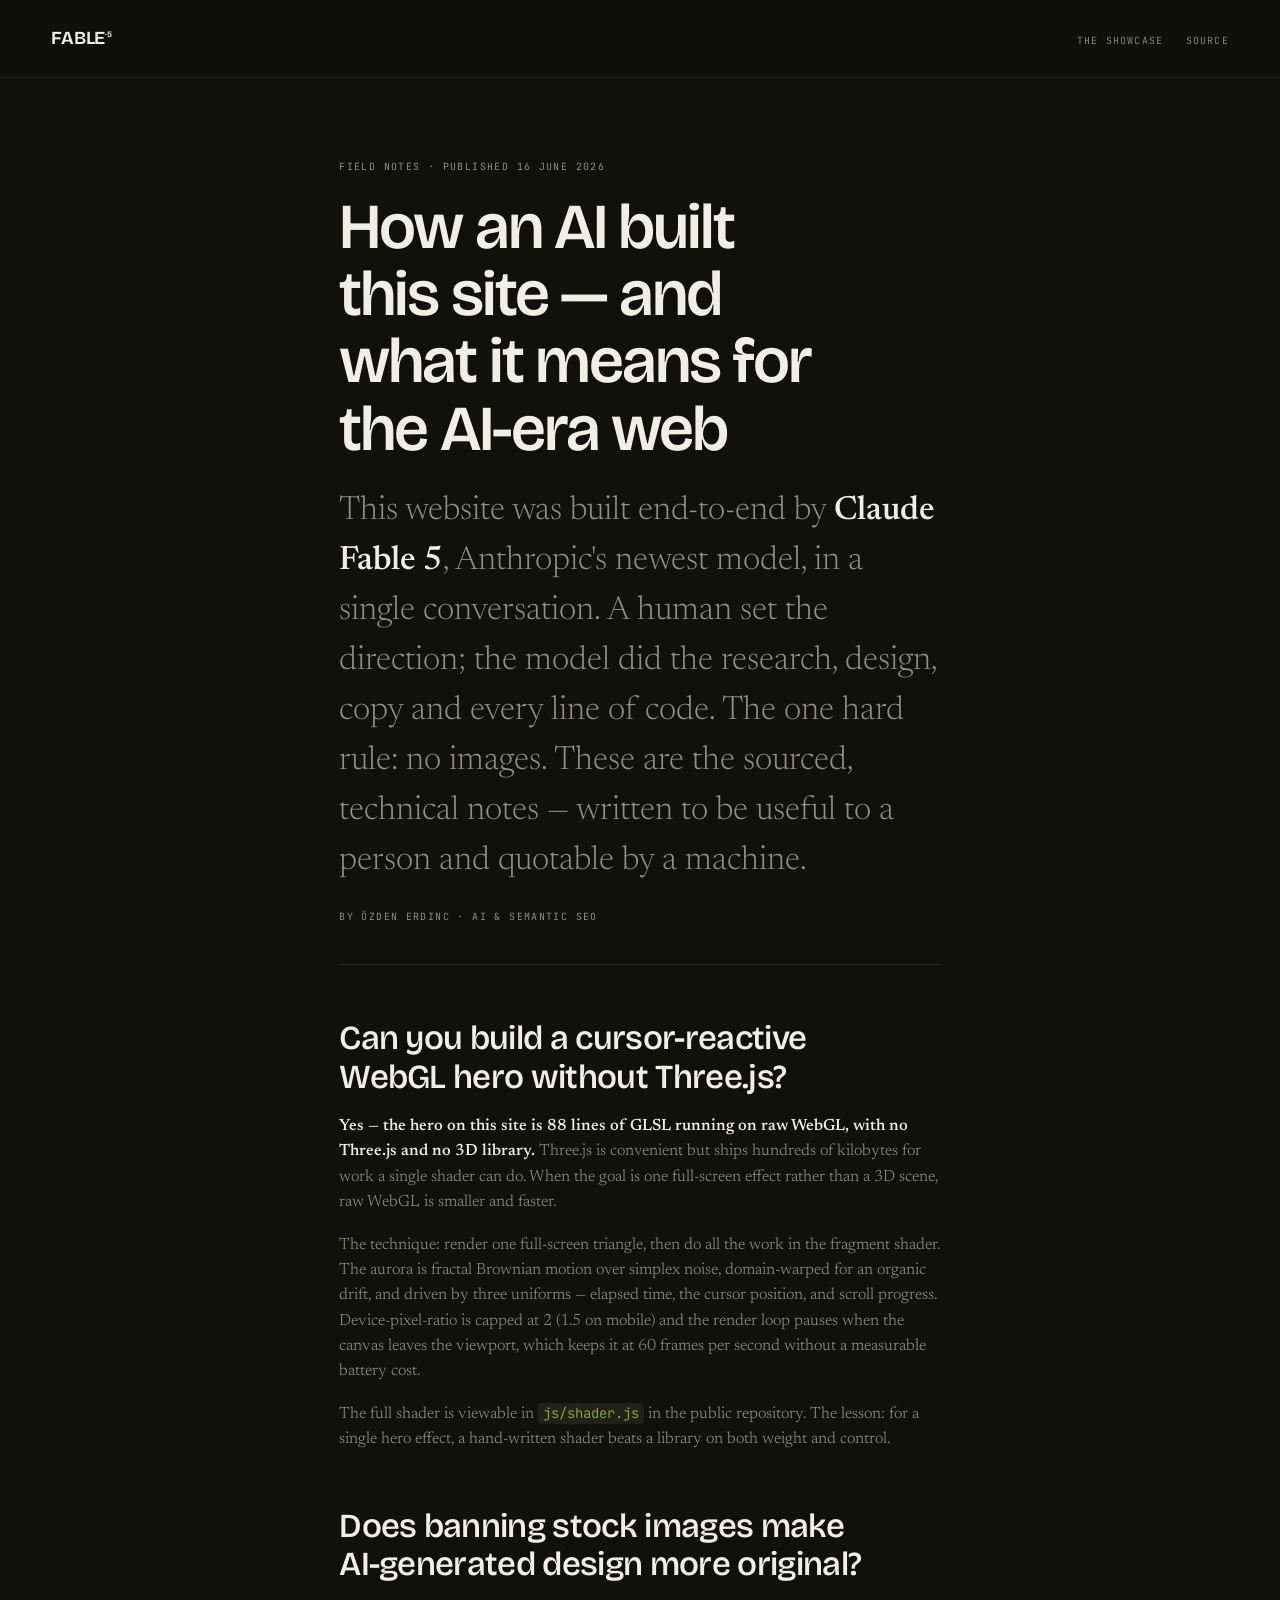
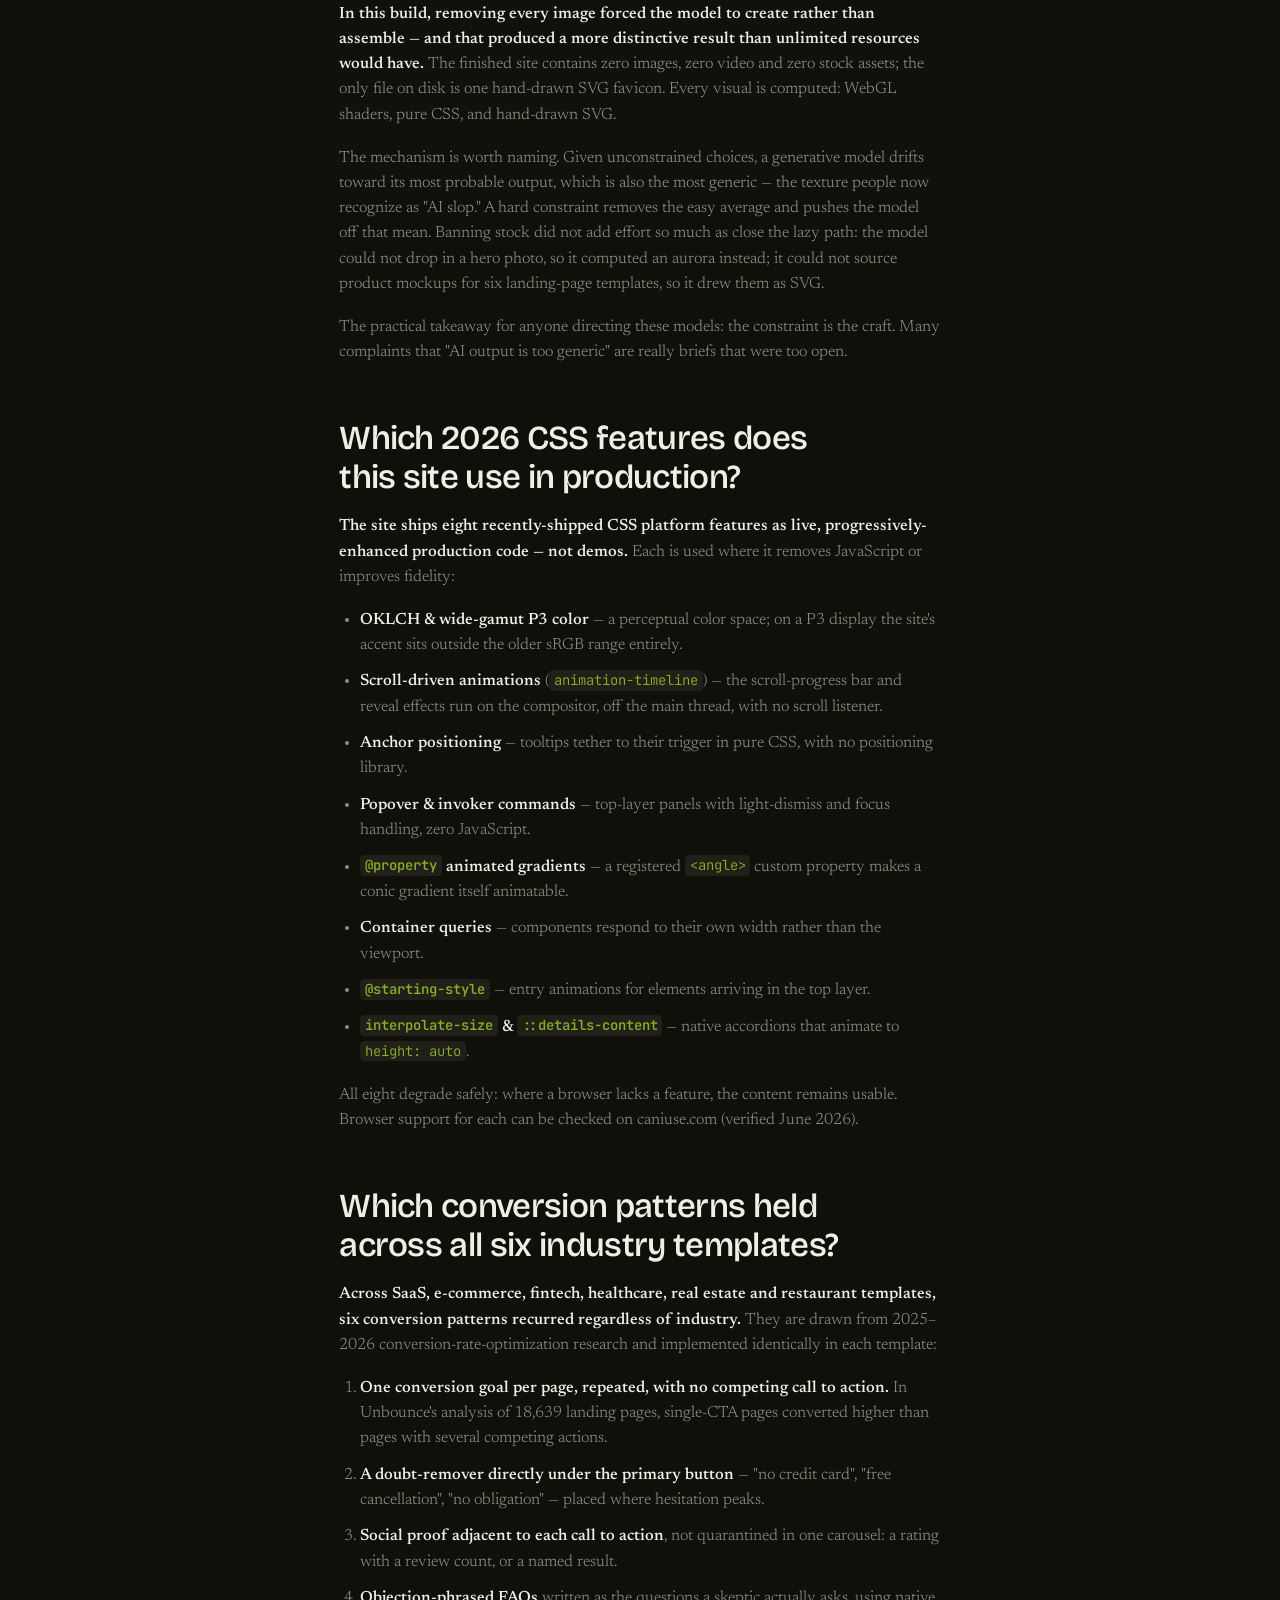
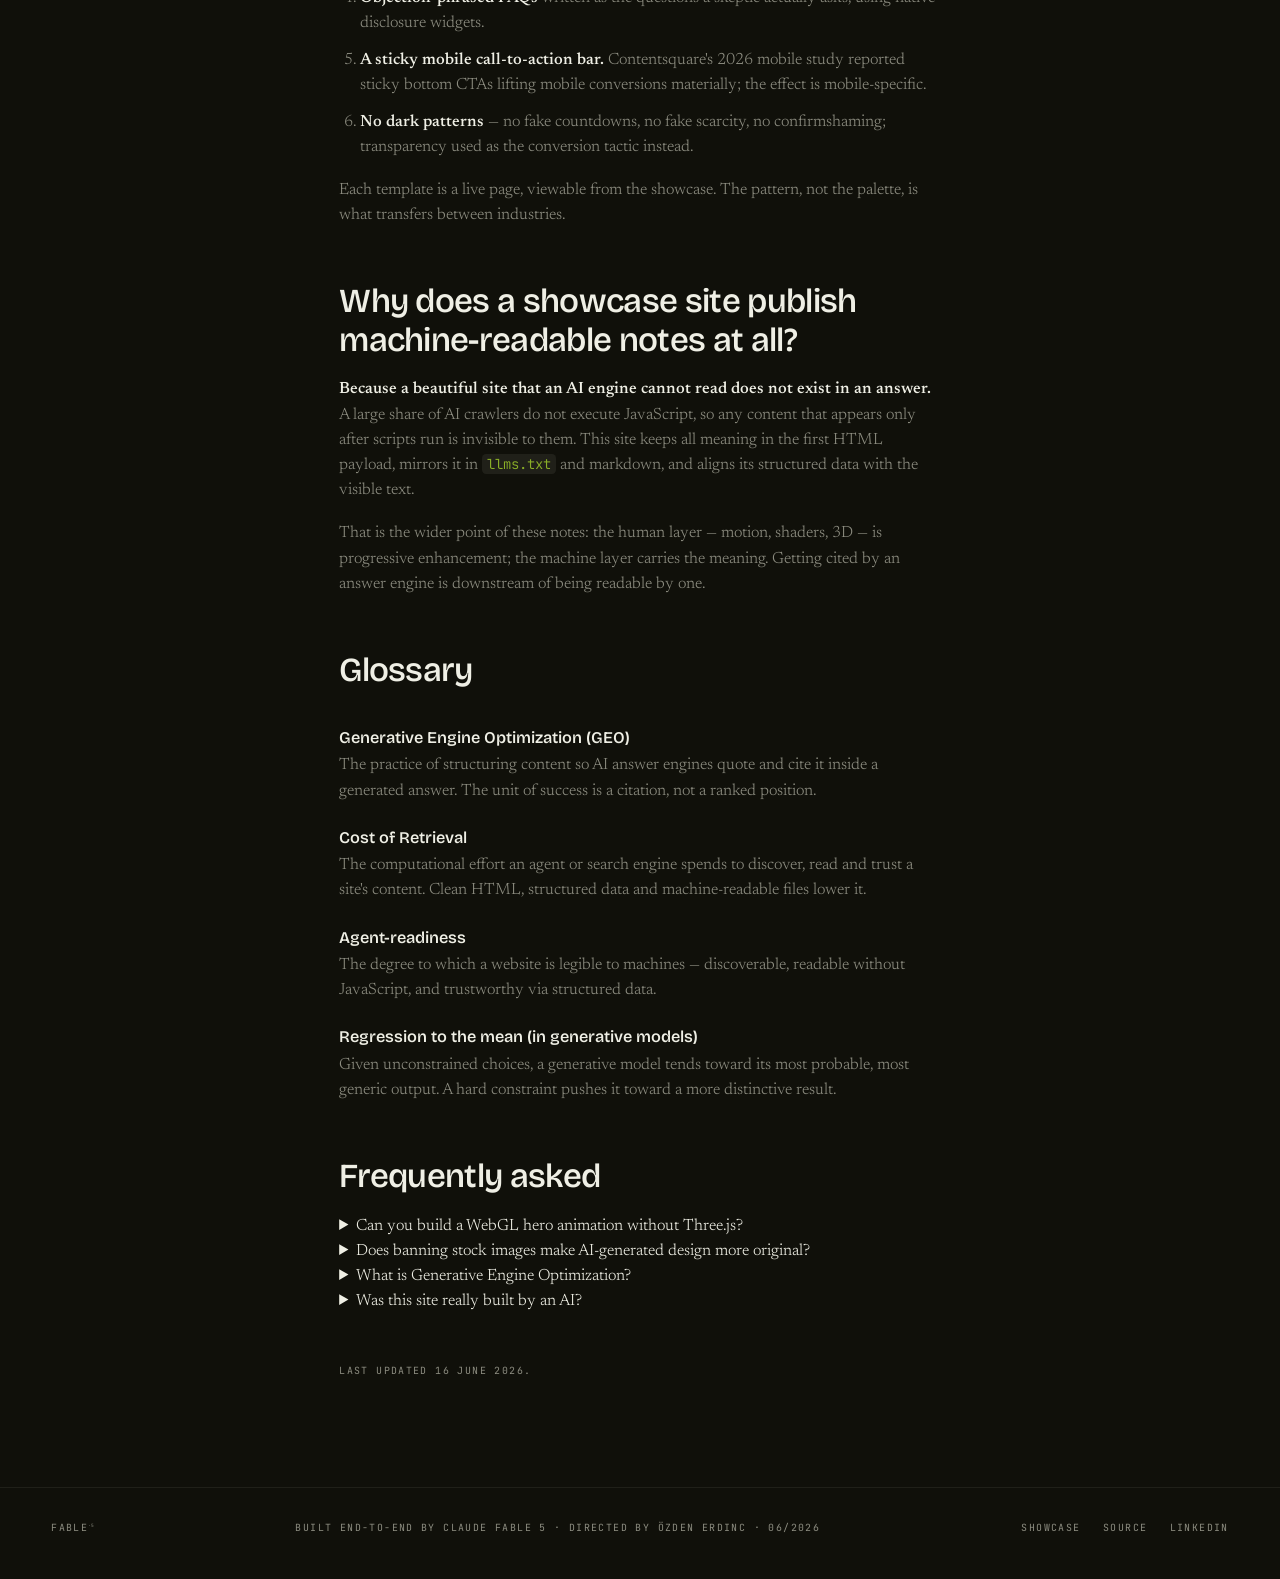
<file: notes.html>
<!doctype html>
<html lang="en">
<head>
  <meta charset="utf-8">
  <meta name="viewport" content="width=device-width, initial-scale=1">
  <title>Field Notes — How an AI Built This Site, and What It Means for the AI-Era Web</title>
  <meta name="description" content="A sourced, technical account of a website Claude Fable 5 built end-to-end in one conversation with zero images: the 88-line WebGL hero, why a stock-image ban produces more original output, the 2026 CSS used in production, and conversion patterns that held across six industries.">
  <link rel="canonical" href="https://this-website-designed-itself.netlify.app/notes.html">
  <link rel="alternate" type="text/markdown" href="https://this-website-designed-itself.netlify.app/notes.md">

  <meta property="og:type" content="article">
  <meta property="og:title" content="Field Notes — How an AI Built This Site">
  <meta property="og:description" content="A sourced, technical account: the 88-line WebGL hero, why banning stock images yields more original AI output, the 2026 CSS used in production, and cross-industry conversion patterns.">
  <meta property="og:url" content="https://this-website-designed-itself.netlify.app/notes.html">
  <meta name="theme-color" content="#101109">
  <meta name="author" content="Özden Erdinc">
  <meta name="robots" content="index, follow, max-snippet:-1, max-image-preview:large">
  <link rel="icon" href="assets/favicon.svg" type="image/svg+xml">

  <link rel="preconnect" href="https://fonts.googleapis.com">
  <link rel="preconnect" href="https://fonts.gstatic.com" crossorigin>
  <link rel="stylesheet" href="https://fonts.googleapis.com/css2?family=Bricolage+Grotesque:opsz,wght@12..96,400..800&family=Newsreader:ital,opsz,wght@0,6..72,300..600;1,6..72,300..500&family=JetBrains+Mono:wght@400..600&display=swap">
  <link rel="stylesheet" href="css/main.css">

  <script type="application/ld+json">
  {
    "@context": "https://schema.org",
    "@graph": [
      {
        "@type": "TechArticle",
        "@id": "https://this-website-designed-itself.netlify.app/notes.html#article",
        "headline": "Field Notes — How an AI Built This Site, and What It Means for the AI-Era Web",
        "description": "A sourced, technical account of a website Claude Fable 5 built end-to-end in one conversation with zero images.",
        "inLanguage": "en",
        "datePublished": "2026-06-16",
        "dateModified": "2026-06-16",
        "url": "https://this-website-designed-itself.netlify.app/notes.html",
        "author": { "@id": "https://this-website-designed-itself.netlify.app/#person" },
        "publisher": { "@id": "https://this-website-designed-itself.netlify.app/#person" },
        "isPartOf": { "@id": "https://this-website-designed-itself.netlify.app/#website" },
        "about": [
          { "@type": "Thing", "name": "Generative Engine Optimization" },
          { "@type": "Thing", "name": "WebGL" },
          { "@type": "Thing", "name": "AI-generated web design" }
        ],
        "keywords": "WebGL hero without Three.js, GEO, generative engine optimization, AI web design, OKLCH, scroll-driven animations, conversion rate optimization"
      },
      {
        "@type": "Person",
        "@id": "https://this-website-designed-itself.netlify.app/#person",
        "name": "Özden Erdinc",
        "jobTitle": "AI & Semantic SEO Consultant",
        "url": "https://this-website-designed-itself.netlify.app/",
        "sameAs": [
          "https://www.linkedin.com/in/oezden-erdinc-ai-semantic-seo/",
          "https://github.com/INXPRNCD/this-website-designed-itself"
        ]
      },
      {
        "@type": "WebSite",
        "@id": "https://this-website-designed-itself.netlify.app/#website",
        "name": "FABLE·5 — The Website That Designed Itself",
        "url": "https://this-website-designed-itself.netlify.app/"
      },
      {
        "@type": "DefinedTermSet",
        "@id": "https://this-website-designed-itself.netlify.app/notes.html#glossary",
        "name": "AI-era web glossary",
        "hasDefinedTerm": [
          {
            "@type": "DefinedTerm",
            "name": "Generative Engine Optimization (GEO)",
            "description": "Generative Engine Optimization is the practice of structuring content so that AI answer engines such as ChatGPT, Perplexity and Google AI Overviews quote and cite it inside a generated answer. The unit of success is a citation, not a ranked position."
          },
          {
            "@type": "DefinedTerm",
            "name": "Cost of Retrieval",
            "description": "Cost of Retrieval is the computational effort an agent or search engine spends to discover, read, and trust a site's content. Clean HTML, structured data and machine-readable files lower it."
          },
          {
            "@type": "DefinedTerm",
            "name": "Agent-readiness",
            "description": "Agent-readiness is the degree to which a website is legible to machines — discoverable, readable without JavaScript, and trustworthy via structured data — so AI crawlers and agents can use it with minimal effort."
          },
          {
            "@type": "DefinedTerm",
            "name": "Regression to the mean (in generative models)",
            "description": "Given unconstrained choices, a generative model tends toward its most probable output, which is also the most generic. A hard constraint removes the easy average and pushes the model toward a more distinctive result."
          }
        ]
      },
      {
        "@type": "FAQPage",
        "@id": "https://this-website-designed-itself.netlify.app/notes.html#faq",
        "mainEntity": [
          {
            "@type": "Question",
            "name": "Can you build a WebGL hero animation without Three.js?",
            "acceptedAnswer": {
              "@type": "Answer",
              "text": "Yes. The hero on this site is a cursor-reactive aurora rendered in 88 lines of GLSL on raw WebGL, with no Three.js or any 3D library. It draws a single full-screen triangle and animates fractal simplex noise in the fragment shader, driven by time, mouse and scroll uniforms."
            }
          },
          {
            "@type": "Question",
            "name": "Does banning stock images make AI-generated design more original?",
            "acceptedAnswer": {
              "@type": "Answer",
              "text": "In this build it did. Removing every image, video and stock asset forced the model to compute each visual with shaders, CSS and hand-drawn SVG instead of assembling existing pieces. The constraint removed the generic default and pushed the output away from the statistical mean."
            }
          },
          {
            "@type": "Question",
            "name": "What is Generative Engine Optimization (GEO)?",
            "acceptedAnswer": {
              "@type": "Answer",
              "text": "Generative Engine Optimization is structuring content so AI answer engines quote and cite it inside a generated answer. Unlike classic SEO, which optimizes for a ranked position, GEO optimizes for being the cited source."
            }
          },
          {
            "@type": "Question",
            "name": "Was this website really built by an AI?",
            "acceptedAnswer": {
              "@type": "Answer",
              "text": "A human set the direction and made the creative decisions; Claude Fable 5 did the research, design, copy and every line of code across one conversation. The site ships 9,545 hand-written lines, zero images, and no build step."
            }
          }
        ]
      }
    ]
  }
  </script>
</head>

<body class="doc">
  <a class="skip-link" href="#article">Skip to article</a>
  <div class="grain" aria-hidden="true"></div>

  <header class="doc-nav">
    <a class="doc-nav__logo" href="index.html">FABLE<sup>·5</sup></a>
    <nav aria-label="Primary">
      <a href="index.html">The showcase</a>
      <a href="https://github.com/INXPRNCD/this-website-designed-itself">Source</a>
    </nav>
  </header>

  <main>
    <article class="article" id="article">
      <p class="article__kicker font-mono">FIELD NOTES · PUBLISHED 16 JUNE 2026</p>
      <h1 class="article__title">How an AI built this site — and what it means for the AI-era web</h1>
      <p class="article__dek">This website was built end-to-end by <strong>Claude Fable 5</strong>, Anthropic's
      newest model, in a single conversation. A human set the direction; the model did the research,
      design, copy and every line of code. The one hard rule: no images. These are the sourced,
      technical notes — written to be useful to a person and quotable by a machine.</p>

      <p class="article__byline font-mono">By Özden Erdinc · AI &amp; Semantic SEO</p>

      <section class="article__section" data-reveal>
        <h2>Can you build a cursor-reactive WebGL hero without Three.js?</h2>
        <p><strong>Yes — the hero on this site is 88 lines of GLSL running on raw WebGL, with no Three.js and no 3D library.</strong> Three.js is convenient but ships hundreds of kilobytes for work a single shader can do. When the goal is one full-screen effect rather than a 3D scene, raw WebGL is smaller and faster.</p>
        <p>The technique: render one full-screen triangle, then do all the work in the fragment shader. The aurora is fractal Brownian motion over simplex noise, domain-warped for an organic drift, and driven by three uniforms — elapsed time, the cursor position, and scroll progress. Device-pixel-ratio is capped at 2 (1.5 on mobile) and the render loop pauses when the canvas leaves the viewport, which keeps it at 60 frames per second without a measurable battery cost.</p>
        <p>The full shader is viewable in <code>js/shader.js</code> in the public repository. The lesson: for a single hero effect, a hand-written shader beats a library on both weight and control.</p>
      </section>

      <section class="article__section" data-reveal>
        <h2>Does banning stock images make AI-generated design more original?</h2>
        <p><strong>In this build, removing every image forced the model to create rather than assemble — and that produced a more distinctive result than unlimited resources would have.</strong> The finished site contains zero images, zero video and zero stock assets; the only file on disk is one hand-drawn SVG favicon. Every visual is computed: WebGL shaders, pure CSS, and hand-drawn SVG.</p>
        <p>The mechanism is worth naming. Given unconstrained choices, a generative model drifts toward its most probable output, which is also the most generic — the texture people now recognize as "AI slop." A hard constraint removes the easy average and pushes the model off that mean. Banning stock did not add effort so much as close the lazy path: the model could not drop in a hero photo, so it computed an aurora instead; it could not source product mockups for six landing-page templates, so it drew them as SVG.</p>
        <p>The practical takeaway for anyone directing these models: the constraint is the craft. Many complaints that "AI output is too generic" are really briefs that were too open.</p>
      </section>

      <section class="article__section" data-reveal>
        <h2>Which 2026 CSS features does this site use in production?</h2>
        <p><strong>The site ships eight recently-shipped CSS platform features as live, progressively-enhanced production code — not demos.</strong> Each is used where it removes JavaScript or improves fidelity:</p>
        <ul class="deflist">
          <li><strong>OKLCH &amp; wide-gamut P3 color</strong> — a perceptual color space; on a P3 display the site's accent sits outside the older sRGB range entirely.</li>
          <li><strong>Scroll-driven animations</strong> (<code>animation-timeline</code>) — the scroll-progress bar and reveal effects run on the compositor, off the main thread, with no scroll listener.</li>
          <li><strong>Anchor positioning</strong> — tooltips tether to their trigger in pure CSS, with no positioning library.</li>
          <li><strong>Popover &amp; invoker commands</strong> — top-layer panels with light-dismiss and focus handling, zero JavaScript.</li>
          <li><strong><code>@property</code> animated gradients</strong> — a registered <code>&lt;angle&gt;</code> custom property makes a conic gradient itself animatable.</li>
          <li><strong>Container queries</strong> — components respond to their own width rather than the viewport.</li>
          <li><strong><code>@starting-style</code></strong> — entry animations for elements arriving in the top layer.</li>
          <li><strong><code>interpolate-size</code> &amp; <code>::details-content</code></strong> — native accordions that animate to <code>height: auto</code>.</li>
        </ul>
        <p>All eight degrade safely: where a browser lacks a feature, the content remains usable. Browser support for each can be checked on caniuse.com (verified June 2026).</p>
      </section>

      <section class="article__section" data-reveal>
        <h2>Which conversion patterns held across all six industry templates?</h2>
        <p><strong>Across SaaS, e-commerce, fintech, healthcare, real estate and restaurant templates, six conversion patterns recurred regardless of industry.</strong> They are drawn from 2025–2026 conversion-rate-optimization research and implemented identically in each template:</p>
        <ol class="numlist">
          <li><strong>One conversion goal per page, repeated, with no competing call to action.</strong> In Unbounce's analysis of 18,639 landing pages, single-CTA pages converted higher than pages with several competing actions.</li>
          <li><strong>A doubt-remover directly under the primary button</strong> — "no credit card", "free cancellation", "no obligation" — placed where hesitation peaks.</li>
          <li><strong>Social proof adjacent to each call to action</strong>, not quarantined in one carousel: a rating with a review count, or a named result.</li>
          <li><strong>Objection-phrased FAQs</strong> written as the questions a skeptic actually asks, using native disclosure widgets.</li>
          <li><strong>A sticky mobile call-to-action bar.</strong> Contentsquare's 2026 mobile study reported sticky bottom CTAs lifting mobile conversions materially; the effect is mobile-specific.</li>
          <li><strong>No dark patterns</strong> — no fake countdowns, no fake scarcity, no confirmshaming; transparency used as the conversion tactic instead.</li>
        </ol>
        <p>Each template is a live page, viewable from the showcase. The pattern, not the palette, is what transfers between industries.</p>
      </section>

      <section class="article__section" data-reveal>
        <h2>Why does a showcase site publish machine-readable notes at all?</h2>
        <p><strong>Because a beautiful site that an AI engine cannot read does not exist in an answer.</strong> A large share of AI crawlers do not execute JavaScript, so any content that appears only after scripts run is invisible to them. This site keeps all meaning in the first HTML payload, mirrors it in <code>llms.txt</code> and markdown, and aligns its structured data with the visible text.</p>
        <p>That is the wider point of these notes: the human layer — motion, shaders, 3D — is progressive enhancement; the machine layer carries the meaning. Getting cited by an answer engine is downstream of being readable by one.</p>
      </section>

      <section class="article__section" id="glossary" data-reveal>
        <h2>Glossary</h2>
        <dl class="glossary">
          <dt>Generative Engine Optimization (GEO)</dt>
          <dd>The practice of structuring content so AI answer engines quote and cite it inside a generated answer. The unit of success is a citation, not a ranked position.</dd>
          <dt>Cost of Retrieval</dt>
          <dd>The computational effort an agent or search engine spends to discover, read and trust a site's content. Clean HTML, structured data and machine-readable files lower it.</dd>
          <dt>Agent-readiness</dt>
          <dd>The degree to which a website is legible to machines — discoverable, readable without JavaScript, and trustworthy via structured data.</dd>
          <dt>Regression to the mean (in generative models)</dt>
          <dd>Given unconstrained choices, a generative model tends toward its most probable, most generic output. A hard constraint pushes it toward a more distinctive result.</dd>
        </dl>
      </section>

      <section class="article__section" id="faq" data-reveal>
        <h2>Frequently asked</h2>
        <details name="faq">
          <summary>Can you build a WebGL hero animation without Three.js?</summary>
          <div class="details-body"><p>Yes. The hero here is a cursor-reactive aurora in 88 lines of GLSL on raw WebGL — a single full-screen triangle with fractal simplex noise in the fragment shader, driven by time, mouse and scroll uniforms.</p></div>
        </details>
        <details name="faq">
          <summary>Does banning stock images make AI-generated design more original?</summary>
          <div class="details-body"><p>In this build it did. With no image, video or stock allowed, the model computed every visual with shaders, CSS and SVG — the constraint removed the generic default and pushed the output off the statistical mean.</p></div>
        </details>
        <details name="faq">
          <summary>What is Generative Engine Optimization?</summary>
          <div class="details-body"><p>Structuring content so AI answer engines quote and cite it. Classic SEO optimizes for a ranked position; GEO optimizes for being the cited source.</p></div>
        </details>
        <details name="faq">
          <summary>Was this site really built by an AI?</summary>
          <div class="details-body"><p>A human set the direction and made the creative calls; Claude Fable 5 did the research, design, copy and every line of code in one conversation — 9,545 hand-written lines, zero images, no build step.</p></div>
        </details>
      </section>

      <p class="article__updated font-mono">Last updated 16 June 2026.</p>
    </article>
  </main>

  <footer class="doc-footer">
    <p class="font-mono">FABLE<sup>·5</sup></p>
    <p class="font-mono">Built end-to-end by Claude Fable 5 · directed by Özden Erdinc · 06/2026</p>
    <nav class="font-mono" aria-label="More">
      <a href="index.html">Showcase</a>
      <a href="https://github.com/INXPRNCD/this-website-designed-itself">Source</a>
      <a href="https://www.linkedin.com/in/oezden-erdinc-ai-semantic-seo/">LinkedIn</a>
    </nav>
  </footer>

  <script>
    // Progressive enhancement only — content is fully present without JS.
    if (!matchMedia('(prefers-reduced-motion: reduce)').matches && 'IntersectionObserver' in window) {
      document.querySelectorAll('[data-reveal]').forEach((el) => el.classList.add('pre-reveal'));
      const io = new IntersectionObserver((entries) => {
        entries.forEach((e) => { if (e.isIntersecting) { e.target.classList.add('is-revealed'); io.unobserve(e.target); } });
      }, { rootMargin: '0px 0px -8% 0px' });
      document.querySelectorAll('[data-reveal]').forEach((el) => io.observe(el));
    }
  </script>
</body>
</html>
</file>
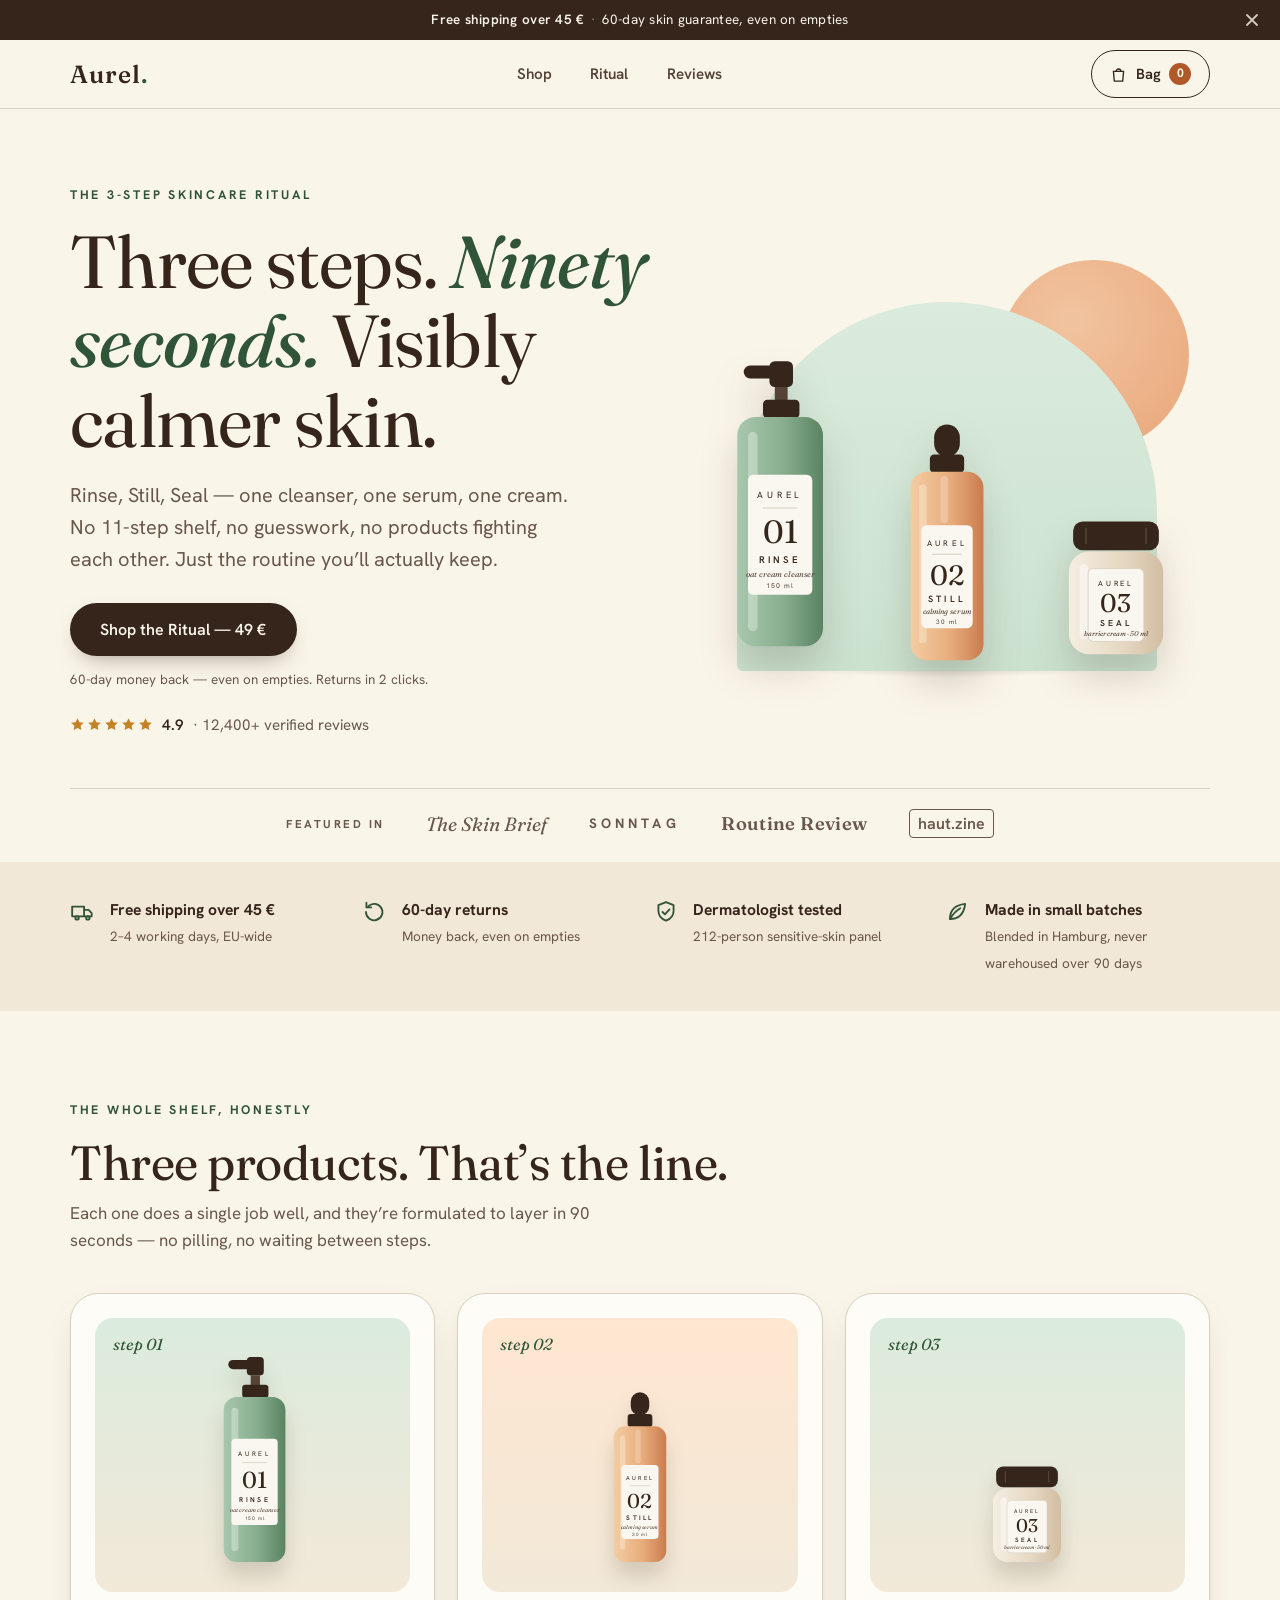
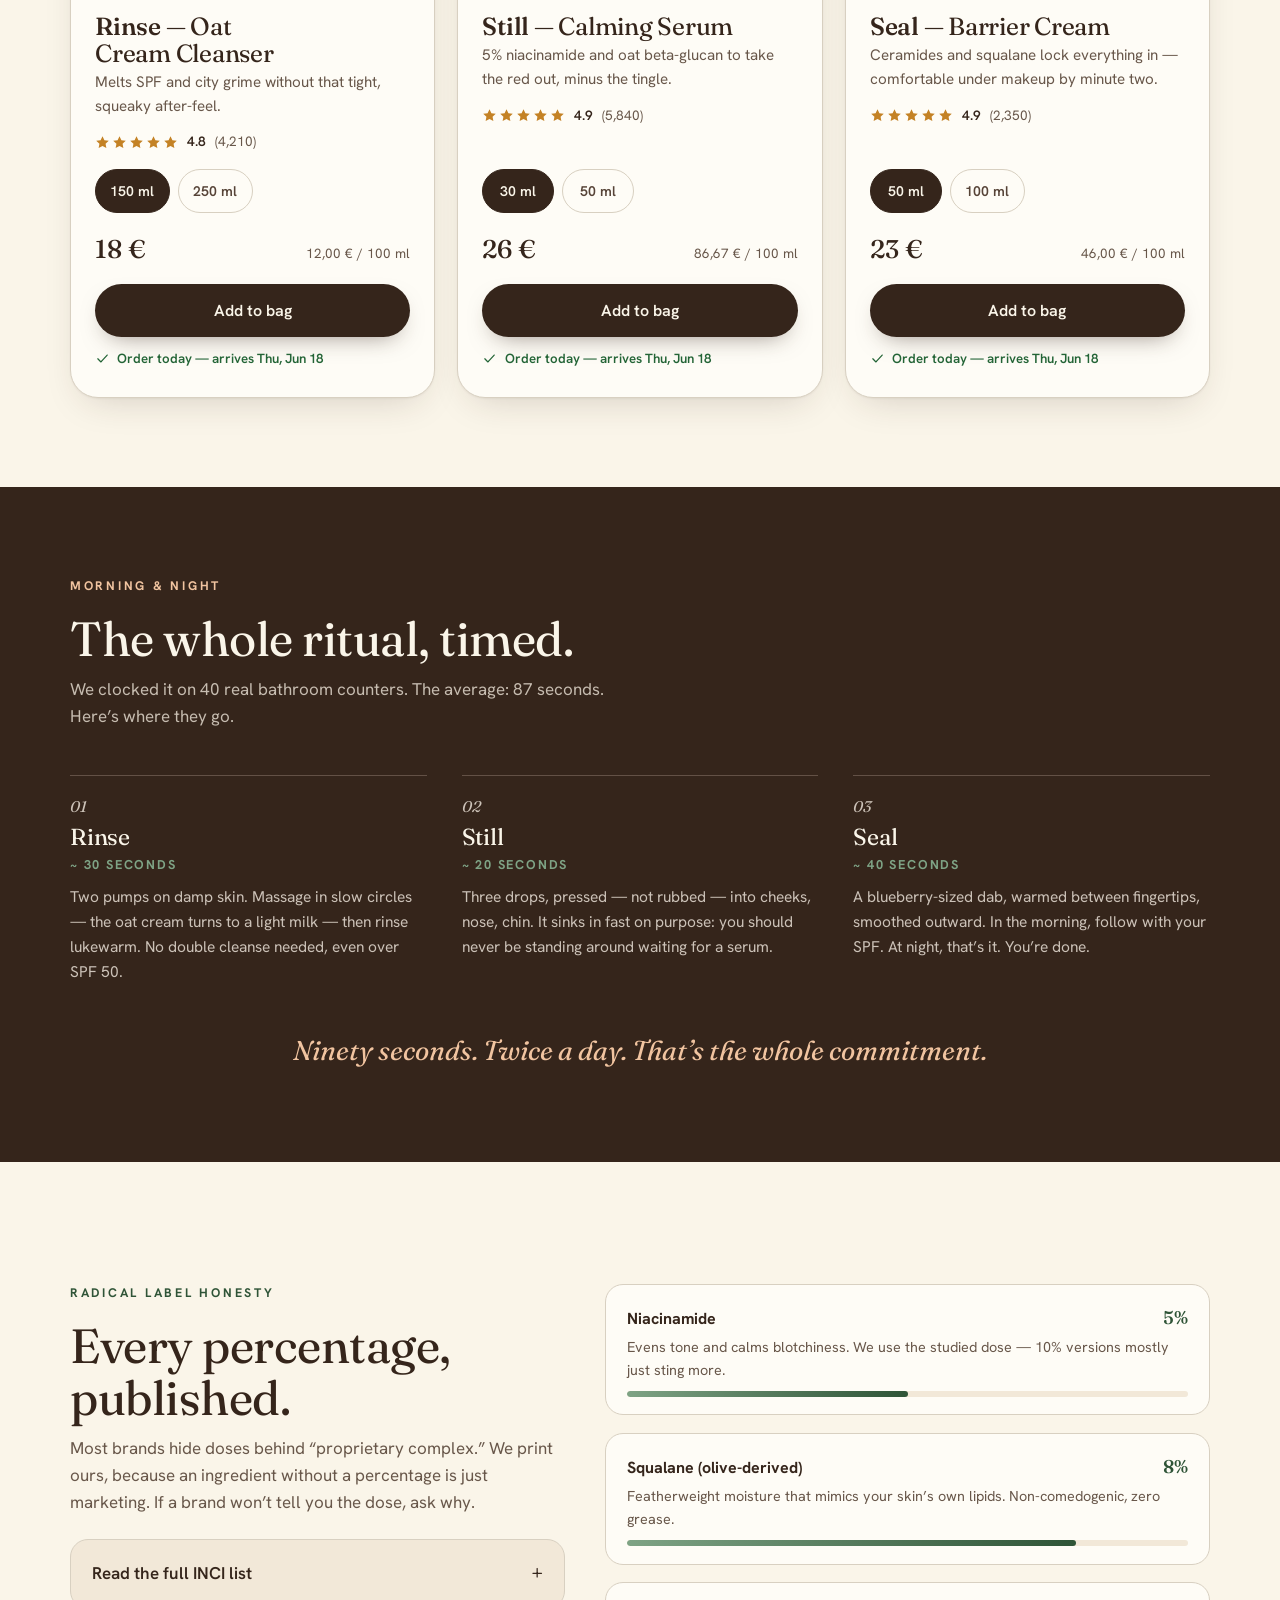
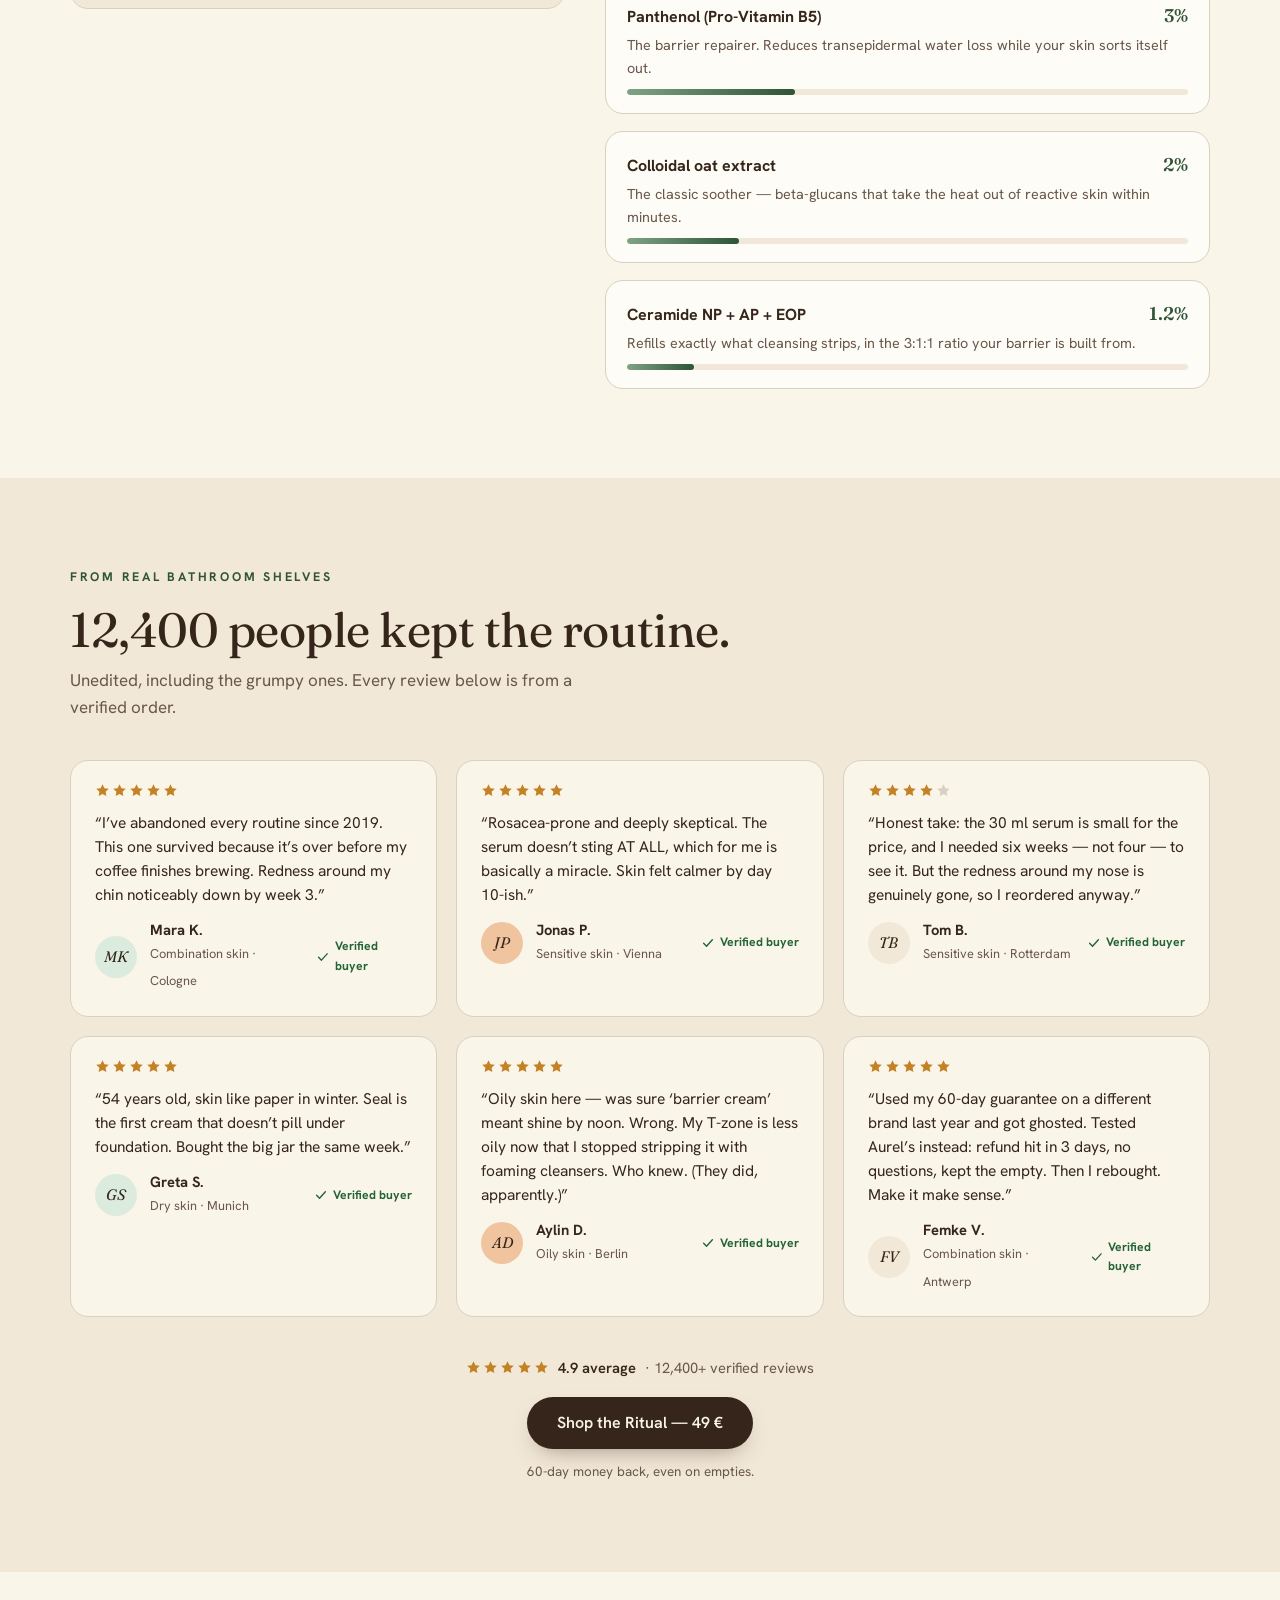
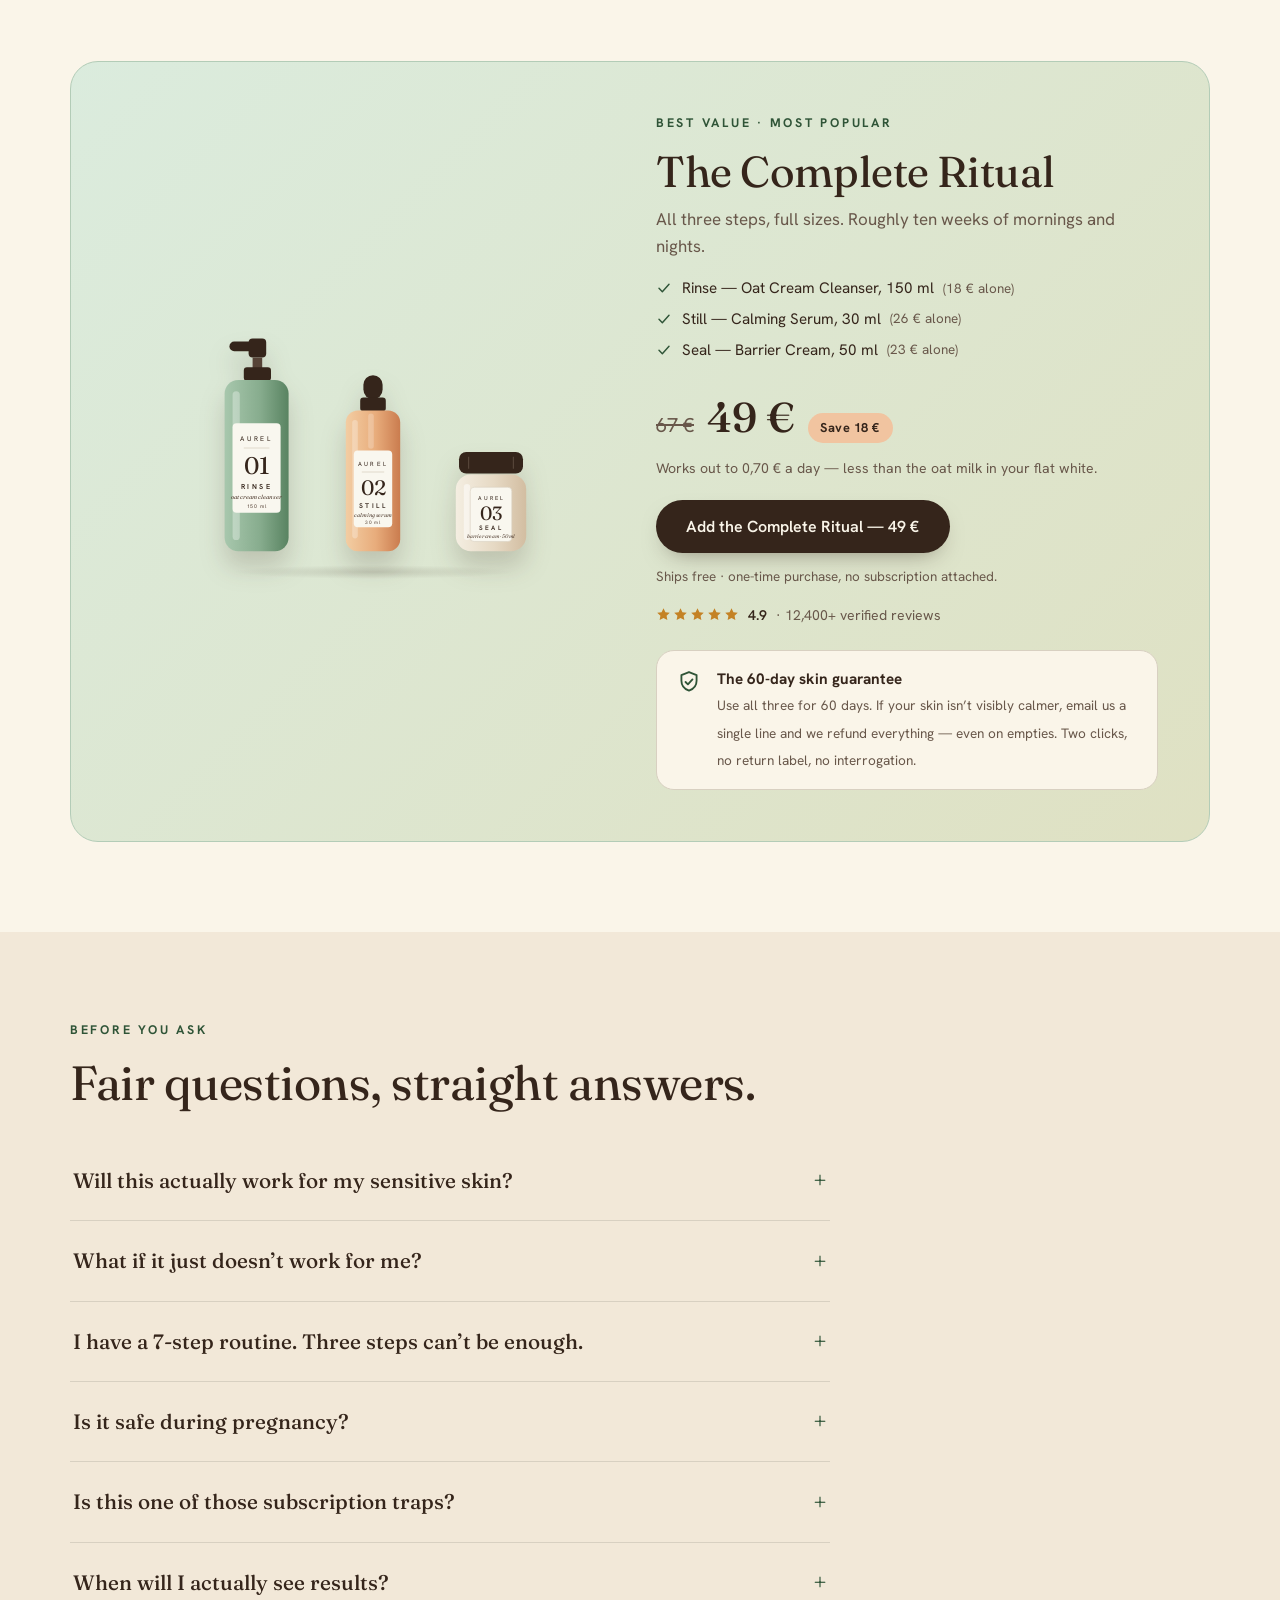
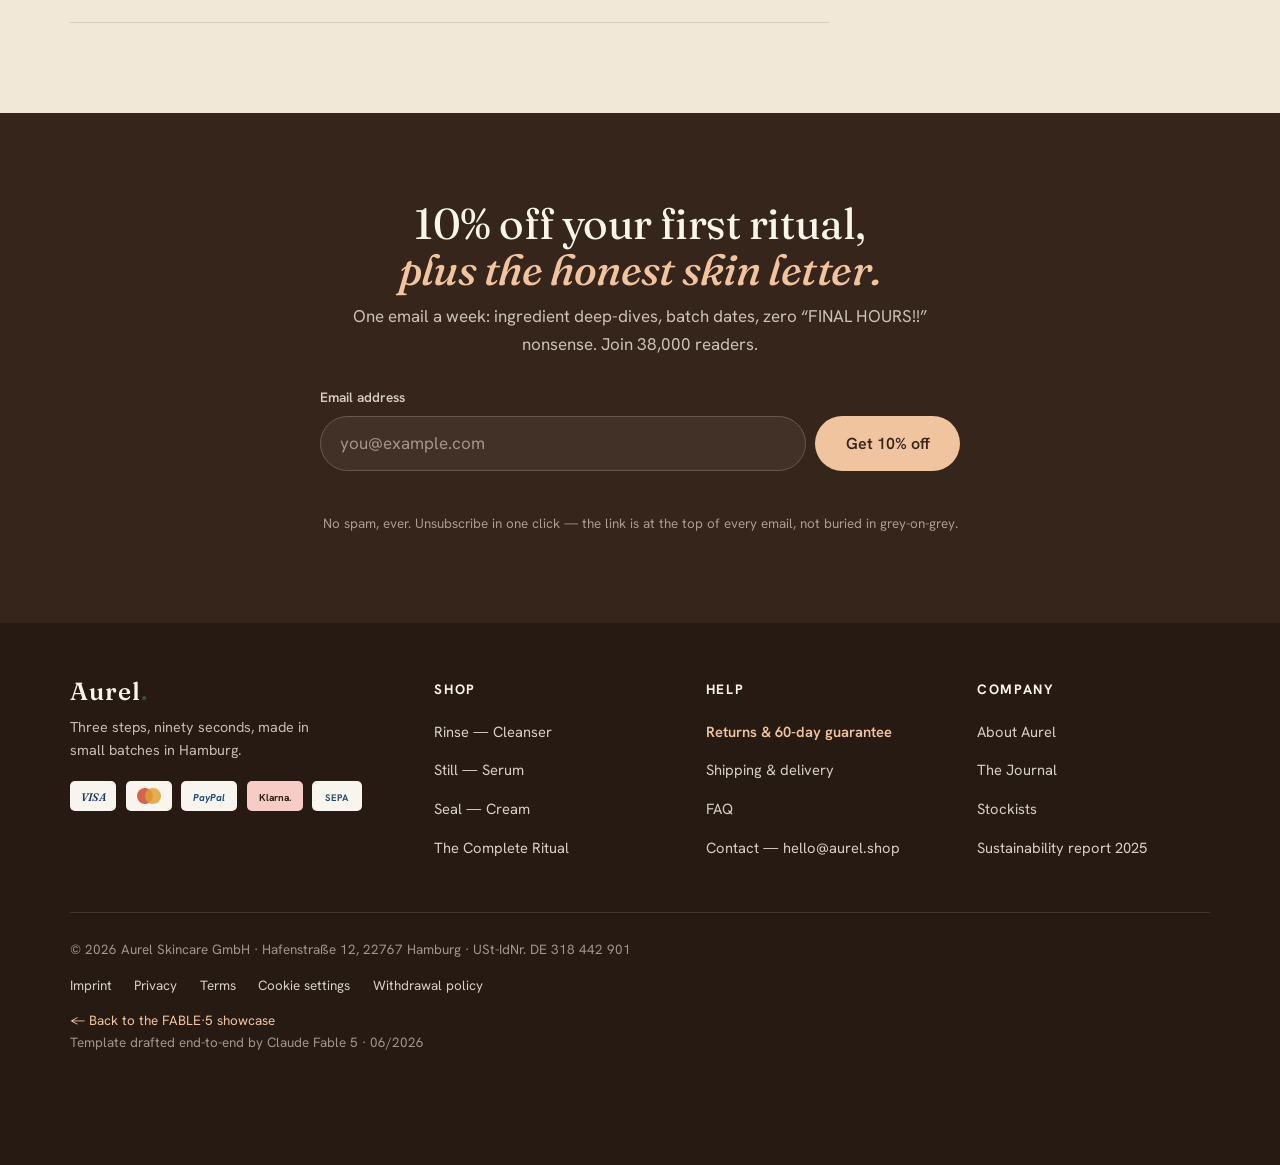
<file: templates/ecommerce.html>
<!DOCTYPE html>
<html lang="en">
<head>
<meta charset="utf-8">
<meta name="viewport" content="width=device-width, initial-scale=1">
<link rel="canonical" href="https://this-website-designed-itself.netlify.app/templates/ecommerce.html">
<meta property="og:url" content="https://this-website-designed-itself.netlify.app/templates/ecommerce.html">
<meta name="author" content="Özden Erdinc">
<script type="application/ld+json">
{"@context":"https://schema.org","@type":"WebPage","@id":"https://this-website-designed-itself.netlify.app/templates/ecommerce.html#webpage","name":"Aurel — e-commerce landing-page template","url":"https://this-website-designed-itself.netlify.app/templates/ecommerce.html","description":"A fictional, conversion-optimized skincare e-commerce landing page — one of six industry demo templates in the FABLE·5 showcase, built by Claude Fable 5.","inLanguage":"en","isPartOf":{"@type":"WebSite","@id":"https://this-website-designed-itself.netlify.app/#website","name":"FABLE·5 — The Website That Designed Itself"},"creator":{"@type":"Person","name":"Özden Erdinc","url":"https://this-website-designed-itself.netlify.app/"}}
</script>
<title>Aurel — The 3-Step Skincare Ritual | Calmer Skin in 90 Seconds</title>
<meta name="description" content="Aurel is the minimal 3-step skincare ritual: Rinse, Still, Seal. Ninety seconds, morning and night. 4.9 from 12,400+ verified reviews, 60-day money back — even on empties.">
<link rel="preconnect" href="https://fonts.googleapis.com">
<link rel="preconnect" href="https://fonts.gstatic.com" crossorigin>
<link href="https://fonts.googleapis.com/css2?family=Fraunces:ital,opsz,wght@0,9..144,340..650;1,9..144,340..650&family=Hanken+Grotesk:wght@400;500;600;700&display=swap" rel="stylesheet">
<style>
/* ============ tokens ============ */
:root{
  --cream:        oklch(97% 0.016 85);
  --cream-90:     oklch(97% 0.016 85 / .92);
  --oat:          oklch(93.5% 0.024 82);
  --espresso:     oklch(28% 0.03 55);
  --esp-soft:     oklch(40% 0.032 55);
  --esp-mute:     oklch(47% 0.03 58);
  --sage:         oklch(68% 0.06 150);
  --sage-deep:    oklch(41% 0.065 150);
  --sage-tint:    oklch(92.5% 0.026 150);
  --apricot:      oklch(85% 0.07 60);
  --apricot-deep: oklch(56% 0.13 45);
  --label:        oklch(97.5% 0.01 90);
  --line:         oklch(86% 0.022 82);
  --star:         oklch(66% 0.13 70);
  --err:          oklch(48% 0.17 27);
  --ok:           oklch(45% 0.1 150);
  --radius-lg: 28px;
  --radius-md: 18px;
  --shadow-card: 0 1px 2px oklch(28% 0.03 55 / .05), 0 14px 38px -16px oklch(28% 0.03 55 / .22);
  --font-display: "Fraunces", Georgia, serif;
  --font-body: "Hanken Grotesk", "Helvetica Neue", sans-serif;
}
*,*::before,*::after{ box-sizing:border-box; margin:0; padding:0 }
html{ scroll-behavior:smooth }
body{
  font-family:var(--font-body);
  background:var(--cream);
  color:var(--espresso);
  font-size:1.0625rem;
  line-height:1.6;
  -webkit-font-smoothing:antialiased;
}
img,svg{ display:block }
a{ color:inherit }
button{ font:inherit; color:inherit; cursor:pointer; background:none; border:none }
:focus-visible{ outline:2.5px solid var(--espresso); outline-offset:3px; border-radius:4px }
.join :focus-visible, .footer :focus-visible{ outline-color:var(--cream) }
::selection{ background:var(--apricot); color:var(--espresso) }
section{ scroll-margin-top:7.5rem }
.sr-only{ position:absolute; width:1px; height:1px; padding:0; margin:-1px; overflow:hidden; clip:rect(0 0 0 0); white-space:nowrap; border:0 }
.skip-link{ position:absolute; left:1rem; top:-4rem; z-index:200; background:var(--espresso); color:var(--cream); padding:.7rem 1.2rem; border-radius:8px; transition:top .2s }
.skip-link:focus{ top:1rem }

/* ============ type & utility ============ */
h1,h2,h3{ font-family:var(--font-display); font-weight:420; line-height:1.08; letter-spacing:-0.01em; text-wrap:balance }
.wrap{ width:min(1140px, 100% - 2.5rem); margin-inline:auto }
.kicker{ font-family:var(--font-body); font-size:.78rem; font-weight:700; letter-spacing:.22em; text-transform:uppercase; color:var(--sage-deep); margin-bottom:1rem }
.section-title{ font-size:clamp(1.9rem, 1.2rem + 2.6vw, 3rem); margin-bottom:.7rem }
.section-sub{ color:var(--esp-mute); max-width:54ch }
.micro{ font-size:.84rem; color:var(--esp-mute) }
em, .it{ font-family:var(--font-display); font-style:italic; font-weight:480 }

.btn{
  display:inline-flex; align-items:center; justify-content:center; gap:.6rem;
  min-height:52px; padding:.85rem 1.9rem; border-radius:999px;
  font-weight:600; font-size:1rem; text-decoration:none;
  transition:transform .18s ease, box-shadow .18s ease, background-color .18s ease;
}
.btn-primary{ background:var(--espresso); color:var(--cream); box-shadow:0 10px 24px -12px oklch(28% 0.03 55 / .55) }
.btn-primary:hover{ transform:translateY(-2px); background:oklch(33% 0.035 55) }
.btn-ghost{ border:1.5px solid var(--espresso); color:var(--espresso) }
.btn-ghost:hover{ background:var(--oat) }

.stars{ display:inline-flex; gap:2px; vertical-align:-2px }
.stars svg{ width:15px; height:15px; fill:var(--star) }
.stars .dim{ fill:var(--line) }
.rating-line{ display:flex; align-items:center; gap:.55rem; font-size:.92rem; font-weight:600 }
.rating-line .count{ font-weight:400; color:var(--esp-mute) }

[data-reveal]{ transition:opacity .7s ease, transform .7s ease }
.reveal-init{ opacity:0; transform:translateY(18px) }
.is-in{ opacity:1; transform:none }

/* ============ announcement + nav ============ */
.top-stack{ position:sticky; top:0; z-index:80 }
.annc{
  background:var(--espresso); color:var(--cream);
  font-size:.84rem; letter-spacing:.02em; text-align:center;
  display:flex; align-items:center; justify-content:center; gap:.5rem;
  padding:.45rem 3rem; position:relative; min-height:40px;
}
.annc strong{ font-weight:600 }
.annc-dot{ opacity:.5; margin-inline:.4rem }
.annc-close{
  position:absolute; right:.4rem; top:50%; transform:translateY(-50%);
  width:44px; height:40px; display:grid; place-items:center; color:var(--cream); opacity:.8; border-radius:8px;
}
.annc-close:hover{ opacity:1 }
.annc[hidden]{ display:none }

.nav{
  background:var(--cream-90); backdrop-filter:blur(12px); -webkit-backdrop-filter:blur(12px);
  border-bottom:1px solid var(--line);
}
.nav-in{ display:flex; align-items:center; justify-content:space-between; gap:1rem; min-height:68px }
.wordmark{ font-family:var(--font-display); font-weight:560; font-size:1.55rem; letter-spacing:.04em; text-decoration:none; line-height:1 }
.wordmark span{ color:var(--sage-deep) }
.nav-links{ display:flex; gap:.4rem; list-style:none }
.nav-links a{
  text-decoration:none; font-weight:600; font-size:.95rem; color:var(--esp-soft);
  padding:.7rem 1rem; border-radius:999px; display:inline-block;
}
.nav-links a:hover{ background:var(--oat); color:var(--espresso) }
.cart-btn{
  position:relative; display:inline-flex; align-items:center; gap:.5rem;
  min-height:48px; padding:.5rem 1.1rem; border-radius:999px;
  border:1.5px solid var(--espresso); font-weight:600; font-size:.92rem;
}
.cart-btn svg{ width:19px; height:19px; stroke:var(--espresso); fill:none; stroke-width:1.7 }
.cart-count{
  min-width:22px; height:22px; padding-inline:5px; border-radius:999px;
  background:var(--apricot-deep); color:var(--cream); font-size:.76rem; font-weight:700;
  display:grid; place-items:center;
}
.cart-count.pop{ animation:pop .35s ease }
@keyframes pop{ 50%{ transform:scale(1.35) } }
@media (max-width:719px){ .nav-links{ display:none } }

/* ============ hero ============ */
.hero{ overflow:clip }
.hero-grid{
  display:grid; gap:2.5rem; align-items:center;
  padding-block:clamp(2.5rem, 6vw, 5.5rem) clamp(2rem, 4vw, 3.5rem);
}
@media (min-width:880px){ .hero-grid{ grid-template-columns:1.05fr .95fr; gap:2rem } }
.hero h1{ font-size:clamp(2.6rem, 1.4rem + 5.2vw, 4.6rem); font-weight:400; margin-bottom:1.15rem }
.hero h1 em{ font-weight:480; color:var(--sage-deep) }
.hero-sub{ font-size:clamp(1.05rem, 1rem + .4vw, 1.25rem); color:var(--esp-mute); max-width:46ch; margin-bottom:1.8rem }
.hero-cta{ display:flex; flex-wrap:wrap; align-items:center; gap:1.1rem; margin-bottom:.8rem }
.hero .doubt{ margin-bottom:1.4rem }
.hero .rating-line{ font-size:.95rem }

.hero-art{ position:relative; min-height:420px; display:flex; align-items:flex-end; justify-content:center; gap:clamp(.2rem,1.5vw,1.2rem) }
.hero-art::before{ /* apricot sun */
  content:""; position:absolute; right:4%; top:2%;
  width:clamp(120px,16vw,190px); aspect-ratio:1; border-radius:50%;
  background:radial-gradient(circle at 38% 32%, var(--apricot), oklch(78% 0.1 55));
  z-index:0;
}
.hero-art::after{ /* sage arch */
  content:""; position:absolute; left:50%; bottom:0; transform:translateX(-50%);
  width:min(420px, 92%); height:88%;
  border-radius:999px 999px 28px 28px;
  background:linear-gradient(180deg, var(--sage-tint), oklch(89% 0.035 150));
  z-index:0;
}
.hero-art .b{ position:relative; z-index:1; filter:drop-shadow(0 22px 18px oklch(28% 0.03 55 / .18)) }
.hero-art .b svg{ width:clamp(96px, 12vw, 150px); height:auto }
.hero-art .b-rinse{ translate:0 -8px }
.hero-art .b-still{ translate:0 6px; z-index:2 }
.hero-art .b-seal{ translate:0 0 }
.hero-shelf{
  position:absolute; left:50%; bottom:-10px; transform:translateX(-50%);
  width:min(460px,96%); height:26px; border-radius:50%;
  background:radial-gradient(50% 50% at 50% 50%, oklch(28% 0.03 55 / .16), transparent 70%);
  z-index:0;
}
@keyframes floaty{ 0%,100%{ transform:translateY(0) } 50%{ transform:translateY(-7px) } }
.hero-art .b-still{ animation:floaty 7s ease-in-out infinite }

/* featured strip */
.featured{ border-top:1px solid var(--line); padding-block:1.2rem 1.4rem }
.featured-in{ display:flex; flex-wrap:wrap; align-items:center; justify-content:center; gap:1.4rem 2.6rem }
.featured .lbl{ font-size:.72rem; letter-spacing:.22em; font-weight:700; color:var(--esp-mute); text-transform:uppercase }
.fm{ color:var(--esp-mute); white-space:nowrap }
.fm-1{ font-family:var(--font-display); font-style:italic; font-size:1.2rem }
.fm-2{ font-weight:700; letter-spacing:.3em; font-size:.85rem; text-transform:uppercase }
.fm-3{ font-family:var(--font-display); font-weight:600; font-size:1.15rem; letter-spacing:.02em }
.fm-4{ font-weight:600; font-size:1rem; border:1.5px solid currentColor; border-radius:4px; padding:.05rem .5rem }

/* ============ trust strip ============ */
.trust{ background:var(--oat); padding-block:2.2rem }
.trust-grid{ display:grid; grid-template-columns:repeat(2,1fr); gap:1.6rem }
@media (min-width:880px){ .trust-grid{ grid-template-columns:repeat(4,1fr) } }
.trust-item{ display:flex; gap:.9rem; align-items:flex-start }
.trust-item svg{ width:26px; height:26px; flex:none; stroke:var(--sage-deep); fill:none; stroke-width:1.7; stroke-linecap:round; stroke-linejoin:round; margin-top:.15rem }
.trust-item b{ display:block; font-size:.98rem }
.trust-item span{ font-size:.85rem; color:var(--esp-mute) }

/* ============ products ============ */
.shop{ padding-block:clamp(3.5rem,7vw,6rem) }
.products-wrap{ container-type:inline-size }
.product-grid{ display:grid; gap:1.4rem; margin-top:2.4rem }
@container (min-width:760px){ .product-grid{ grid-template-columns:repeat(3,1fr) } }
.card{
  background:#fff; background:oklch(99% 0.008 90);
  border:1px solid var(--line); border-radius:var(--radius-lg);
  padding:1.5rem 1.5rem 1.7rem; box-shadow:var(--shadow-card);
  display:flex; flex-direction:column;
}
.card-art{
  background:linear-gradient(180deg, var(--sage-tint), var(--oat));
  border-radius:var(--radius-md); display:grid; place-items:center;
  padding:1.6rem 0 1.1rem; margin-bottom:1.3rem; position:relative; overflow:hidden;
}
.card:nth-child(2) .card-art{ background:linear-gradient(180deg, oklch(94% 0.04 65), var(--oat)) }
.card-art svg{ width:108px; height:auto; filter:drop-shadow(0 14px 10px oklch(28% 0.03 55 / .16)) }
.card-step{ position:absolute; top:.9rem; left:1.1rem; font-family:var(--font-display); font-style:italic; font-size:1rem; color:var(--sage-deep) }
.card h3{ font-size:1.55rem; margin-bottom:.2rem }
.card h3 .pname{ font-weight:560 }
.card-benefit{ color:var(--esp-mute); font-size:.95rem; margin-bottom:.8rem }
.card .rating-line{ font-size:.85rem; margin-bottom:1rem }
.variant-row{ display:flex; gap:.5rem; margin-bottom:1rem }
.variant{
  min-height:44px; min-width:72px; padding:.4rem .9rem; border-radius:999px;
  border:1.5px solid var(--line); font-size:.88rem; font-weight:600; color:var(--esp-soft);
  transition:border-color .15s, background-color .15s;
}
.variant[aria-pressed="true"]{ border-color:var(--espresso); background:var(--espresso); color:var(--cream) }
.variant:hover[aria-pressed="false"]{ border-color:var(--esp-mute) }
.card-foot{ margin-top:auto }
.price-row{ display:flex; align-items:baseline; justify-content:space-between; margin-bottom:.9rem }
.price{ font-family:var(--font-display); font-size:1.6rem; font-weight:480 }
.add-btn{ width:100% }
.ship-line{ display:flex; align-items:center; gap:.45rem; margin-top:.7rem; font-size:.83rem; color:var(--ok); font-weight:600 }
.ship-line svg{ width:15px; height:15px; stroke:var(--ok); fill:none; stroke-width:2; stroke-linecap:round; stroke-linejoin:round }

/* ============ ritual ============ */
.ritual{ background:var(--espresso); color:var(--cream); padding-block:clamp(3.5rem,7vw,6rem) }
.ritual .kicker{ color:var(--apricot) }
.ritual .section-sub{ color:oklch(80% 0.02 70) }
.ritual-grid{ display:grid; gap:2.2rem; margin-top:2.8rem; counter-reset:step }
@media (min-width:880px){ .ritual-grid{ grid-template-columns:repeat(3,1fr) } }
.step{ border-top:1px solid oklch(45% 0.03 55); padding-top:1.4rem; position:relative }
.step-no{ font-family:var(--font-display); font-style:italic; font-size:2.6rem; line-height:1; color:var(--apricot); margin-bottom:.6rem }
.step h3{ font-size:1.45rem; color:var(--cream); margin-bottom:.4rem }
.step .secs{ font-size:.8rem; font-weight:700; letter-spacing:.14em; text-transform:uppercase; color:var(--sage); display:block; margin-bottom:.6rem }
.step p{ color:oklch(82% 0.018 70); font-size:.97rem }
.ritual-total{
  margin-top:2.8rem; text-align:center; font-family:var(--font-display); font-style:italic;
  font-size:clamp(1.25rem,1rem + 1vw,1.7rem); color:var(--apricot);
}

/* ============ ingredients ============ */
.ingredients{ padding-block:clamp(3.5rem,7vw,6rem) }
.ing-grid{ display:grid; gap:2.5rem; margin-top:2rem }
@media (min-width:880px){ .ing-grid{ grid-template-columns:.9fr 1.1fr; align-items:start } }
.ing-list{ list-style:none; display:grid; gap:1.1rem }
.ing-row{ border:1px solid var(--line); border-radius:var(--radius-md); padding:1.1rem 1.3rem; background:oklch(99% 0.008 90) }
.ing-head{ display:flex; justify-content:space-between; align-items:baseline; gap:1rem; margin-bottom:.25rem }
.ing-head b{ font-size:1rem }
.ing-pct{ font-family:var(--font-display); font-weight:560; color:var(--sage-deep); font-size:1.15rem }
.ing-row p{ font-size:.9rem; color:var(--esp-mute); margin-bottom:.55rem }
.ing-bar{ height:6px; border-radius:99px; background:var(--oat); overflow:hidden }
.ing-bar i{ display:block; height:100%; border-radius:99px; background:linear-gradient(90deg, var(--sage), var(--sage-deep)); width:calc(var(--p) * 10%) }
.inci{ margin-top:1.4rem; border:1px solid var(--line); border-radius:var(--radius-md); background:var(--oat) }
.inci summary{ padding:1rem 1.3rem; font-weight:600; cursor:pointer; list-style:none; display:flex; justify-content:space-between; align-items:center; min-height:52px }
.inci summary::-webkit-details-marker{ display:none }
.inci summary::after{ content:"+"; font-family:var(--font-display); font-size:1.4rem; transition:rotate .25s }
.inci[open] summary::after{ rotate:45deg }
.inci-body{ padding:0 1.3rem 1.2rem; font-size:.84rem; color:var(--esp-mute); line-height:1.7 }

/* ============ reviews ============ */
.reviews{ background:var(--oat); padding-block:clamp(3.5rem,7vw,6rem) }
.review-grid{ display:grid; gap:1.2rem; margin-top:2.4rem }
@media (min-width:680px){ .review-grid{ grid-template-columns:repeat(2,1fr) } }
@media (min-width:1000px){ .review-grid{ grid-template-columns:repeat(3,1fr) } }
.review{
  background:var(--cream); border:1px solid var(--line); border-radius:var(--radius-md);
  padding:1.4rem 1.5rem; display:flex; flex-direction:column; gap:.8rem;
}
.review blockquote{ font-size:.97rem; line-height:1.55 }
.review-head{ display:flex; align-items:center; gap:.8rem }
.avatar{
  width:42px; height:42px; border-radius:50%; flex:none;
  display:grid; place-items:center; font-family:var(--font-display); font-style:italic;
  font-size:.95rem; color:var(--espresso); background:var(--av, var(--sage-tint));
}
.review-meta b{ display:block; font-size:.92rem; line-height:1.3 }
.review-meta span{ font-size:.8rem; color:var(--esp-mute) }
.verified{ display:inline-flex; align-items:center; gap:.3rem; font-size:.76rem; font-weight:700; color:var(--ok); margin-left:auto }
.verified svg{ width:14px; height:14px; stroke:var(--ok); fill:none; stroke-width:2.4; stroke-linecap:round; stroke-linejoin:round }
.reviews-cta{ margin-top:2.4rem; text-align:center }
.reviews-cta .rating-line{ justify-content:center; margin-bottom:1.1rem }

/* ============ bundle ============ */
.bundle{ padding-block:clamp(3.5rem,7vw,6rem) }
.bundle-card{
  display:grid; gap:2rem; border-radius:var(--radius-lg); overflow:hidden;
  background:linear-gradient(135deg, var(--sage-tint), oklch(90% 0.04 110));
  border:1px solid oklch(82% 0.04 150); padding:clamp(1.6rem,4vw,3.2rem);
}
@media (min-width:880px){ .bundle-card{ grid-template-columns:1fr 1fr; align-items:center } }
.bundle-art{ display:flex; align-items:flex-end; justify-content:center; gap:.4rem; position:relative; padding-bottom:1rem }
.bundle-art svg{ width:clamp(78px,9vw,112px); height:auto; filter:drop-shadow(0 16px 12px oklch(28% 0.03 55 / .18)) }
.bundle-art::after{
  content:""; position:absolute; left:50%; bottom:-2px; transform:translateX(-50%);
  width:80%; height:20px; border-radius:50%;
  background:radial-gradient(50% 50% at 50% 50%, oklch(28% 0.03 55 / .15), transparent 70%);
}
.bundle h2{ font-size:clamp(1.9rem,1.3rem + 2.2vw,2.7rem); margin-bottom:.6rem }
.bundle-items{ list-style:none; margin:1rem 0 1.4rem; display:grid; gap:.4rem }
.bundle-items li{ display:flex; gap:.6rem; align-items:center; font-size:.95rem }
.bundle-items svg{ width:16px; height:16px; flex:none; stroke:var(--sage-deep); fill:none; stroke-width:2.2; stroke-linecap:round; stroke-linejoin:round }
.bundle-price{ display:flex; align-items:baseline; gap:.8rem; flex-wrap:wrap; margin-bottom:.4rem }
.bundle-price s{ color:var(--esp-mute); font-size:1.25rem }
.bundle-price .now{ font-family:var(--font-display); font-size:2.6rem; font-weight:520 }
.save-pill{
  background:var(--apricot); color:var(--espresso); font-size:.8rem; font-weight:700;
  border-radius:999px; padding:.3rem .8rem; letter-spacing:.04em;
}
.bundle .perday{ font-size:.88rem; color:var(--esp-mute); margin-bottom:1.3rem }
.bundle .doubt{ margin-top:.8rem }
.bundle .rating-line{ margin-top:1rem; font-size:.88rem }
.guarantee-box{
  margin-top:1.5rem; display:flex; gap:.9rem; align-items:flex-start;
  background:var(--cream); border:1px solid var(--line); border-radius:var(--radius-md); padding:1rem 1.2rem;
}
.guarantee-box svg{ width:26px; height:26px; flex:none; stroke:var(--sage-deep); fill:none; stroke-width:1.7; stroke-linecap:round; stroke-linejoin:round; margin-top:.1rem }
.guarantee-box b{ display:block; font-size:.95rem }
.guarantee-box span{ font-size:.85rem; color:var(--esp-mute) }

/* ============ FAQ ============ */
.faq{ padding-block:clamp(3.5rem,7vw,6rem); background:var(--oat) }
.faq-list{ margin-top:2rem; max-width:760px }
.faq-item{ border-bottom:1px solid var(--line); background:transparent }
.faq-item summary{
  font-family:var(--font-display); font-size:clamp(1.1rem,1rem + .5vw,1.3rem); font-weight:480;
  padding:1.2rem .2rem; cursor:pointer; list-style:none;
  display:flex; justify-content:space-between; align-items:center; gap:1rem; min-height:56px;
}
.faq-item summary::-webkit-details-marker{ display:none }
.faq-item summary::after{ content:"+"; font-size:1.6rem; font-weight:400; color:var(--sage-deep); transition:rotate .25s; flex:none }
.faq-item[open] summary::after{ rotate:45deg }
.faq-item .a{ padding:0 .2rem 1.4rem; color:var(--esp-soft); max-width:62ch }

/* ============ join ============ */
.join{ background:var(--espresso); color:var(--cream); padding-block:clamp(3.5rem,7vw,5.5rem) }
.join-in{ max-width:640px; margin-inline:auto; text-align:center }
.join h2{ color:var(--cream); font-size:clamp(1.8rem,1.2rem + 2.4vw,2.7rem); margin-bottom:.6rem }
.join h2 em{ color:var(--apricot) }
.join p.lead{ color:oklch(82% 0.018 70); margin-bottom:1.8rem }
.join-form .field{ display:flex; flex-direction:column; gap:.5rem; text-align:left }
.join-row{ display:flex; gap:.6rem; flex-wrap:wrap }
.join-row input{
  flex:1 1 240px; min-height:54px; padding:.8rem 1.2rem; border-radius:999px;
  border:1.5px solid oklch(48% 0.03 55); background:oklch(33% 0.03 55); color:var(--cream); font:inherit;
}
.join-row input::placeholder{ color:oklch(68% 0.02 60) }
.join-row input:focus{ outline:2.5px solid var(--cream); outline-offset:2px }
.join-row .btn-primary{ background:var(--apricot); color:var(--espresso); box-shadow:none; flex:none }
.join-row .btn-primary:hover{ background:oklch(88% 0.06 60) }
.join label{ font-size:.85rem; font-weight:600; color:oklch(85% 0.02 70) }
.field-msg{ font-size:.86rem; min-height:1.3em }
.field-msg.err{ color:oklch(82% 0.1 35) }
.field-msg.ok{ color:oklch(85% 0.06 150); display:flex; align-items:center; gap:.4rem }
.field:has(input[aria-invalid="true"]) input{ border-color:oklch(70% 0.13 30) }
.join .micro{ color:oklch(70% 0.02 60); margin-top:1rem }
.join-success{ padding:1.5rem; border:1px dashed oklch(55% 0.04 150); border-radius:var(--radius-md) }
.join-success b{ font-family:var(--font-display); font-size:1.3rem; font-weight:500; display:block; margin-bottom:.4rem }
.join-success p{ color:oklch(82% 0.018 70); font-size:.95rem }

/* ============ footer ============ */
.footer{ background:oklch(23% 0.025 55); color:oklch(80% 0.018 70); padding-block:3.5rem 7rem; font-size:.92rem }
.footer a{ color:oklch(86% 0.015 75); text-decoration:none }
.footer a:hover{ text-decoration:underline }
.footer-grid{ display:grid; gap:2.4rem; margin-bottom:3rem }
@media (min-width:720px){ .footer-grid{ grid-template-columns:1.4fr 1fr 1fr 1fr } }
.footer .wordmark{ color:var(--cream); margin-bottom:.8rem; display:inline-block }
.footer-col b{ display:block; color:var(--cream); margin-bottom:.9rem; font-size:.85rem; letter-spacing:.12em; text-transform:uppercase }
.footer-col ul{ list-style:none; display:grid; gap:.35rem }
.footer-col li a{ display:inline-block; padding:.3rem 0 }
.returns-hl{ color:var(--apricot) !important; font-weight:600 }
.pay-row{ display:flex; gap:.6rem; flex-wrap:wrap; align-items:center; margin-top:1.2rem }
.pay-row svg{ height:30px; width:auto }
.footer-legal{ border-top:1px solid oklch(34% 0.025 55); padding-top:1.6rem; display:grid; gap:.9rem }
.footer-legal .row{ display:flex; flex-wrap:wrap; gap:.4rem 1.4rem; font-size:.84rem; color:oklch(68% 0.018 65) }
.credit{ font-size:.84rem; color:oklch(68% 0.018 65) }
.credit a{ color:var(--apricot) }

/* ============ toast ============ */
.toast{
  position:fixed; inset:auto auto 1.4rem 50%; transform:translate(-50%, 0);
  background:var(--espresso); color:var(--cream); border:1px solid oklch(40% 0.03 55);
  border-radius:14px; padding:.9rem 1.4rem; box-shadow:0 18px 40px -14px oklch(20% 0.03 55 / .6);
  max-width:min(420px, calc(100vw - 2rem)); z-index:120; margin:0;
}
.toast b{ display:flex; align-items:center; gap:.5rem; font-size:.95rem }
.toast b svg{ width:16px; height:16px; stroke:var(--apricot); fill:none; stroke-width:2.4; stroke-linecap:round; stroke-linejoin:round }
.toast small{ display:block; color:oklch(80% 0.02 70); font-size:.82rem; margin-top:.15rem }
.toast{ opacity:0; pointer-events:none; transform:translate(-50%, 14px); transition:opacity .3s, transform .3s, display .3s allow-discrete, overlay .3s allow-discrete }
.toast:popover-open, .toast.on{ opacity:1; transform:translate(-50%, 0) }
@starting-style{
  .toast:popover-open{ opacity:0; transform:translate(-50%, 14px) }
}
.toast[hidden]{ display:none }

/* ============ sticky mobile bar ============ */
.mobile-bar{
  display:none; position:fixed; left:0; right:0; bottom:0; z-index:90;
  background:var(--cream-90); backdrop-filter:blur(12px); -webkit-backdrop-filter:blur(12px);
  border-top:1px solid var(--line); padding:.7rem 1rem calc(.7rem + env(safe-area-inset-bottom));
}
.mobile-bar-in{ display:flex; align-items:center; gap:1rem }
.mobile-bar .info b{ font-family:var(--font-display); font-size:1.15rem; font-weight:520; display:block; line-height:1.2 }
.mobile-bar .info span{ font-size:.76rem; color:var(--esp-mute) }
.mobile-bar .btn{ flex:1; min-height:50px; padding-inline:1rem; font-size:.95rem }
@media (max-width:719px){
  .mobile-bar{ display:block }
  body{ padding-bottom:5.4rem }
  .toast{ inset:auto auto 6.2rem 50% }
}

/* ============ progressive scroll animation ============ */
@supports (animation-timeline: view()){
  @media (prefers-reduced-motion: no-preference){
    .bundle-art svg{
      animation:rise-in linear both;
      animation-timeline:view();
      animation-range:entry 0% entry 80%;
    }
    @keyframes rise-in{ from{ transform:translateY(34px); opacity:.2 } to{ transform:translateY(0); opacity:1 } }
  }
}

/* ============ reduced motion ============ */
@media (prefers-reduced-motion: reduce){
  *, *::before, *::after{
    animation-duration:.001ms !important; animation-iteration-count:1 !important;
    transition-duration:.001ms !important; scroll-behavior:auto !important;
  }
  html{ scroll-behavior:auto }
  [data-reveal]{ opacity:1 !important; transform:none !important }
}
</style>
</head>
<body>

<a class="skip-link" href="#main">Skip to content</a>

<!-- ====== SVG sprite: gradients, bottles, icons ====== -->
<svg width="0" height="0" style="position:absolute" aria-hidden="true" focusable="false">
  <defs>
    <linearGradient id="lg-sage" x1="0" y1="0" x2="1" y2="0">
      <stop offset="0" style="stop-color:oklch(80% 0.05 150)"/>
      <stop offset=".55" style="stop-color:oklch(71% 0.06 150)"/>
      <stop offset="1" style="stop-color:oklch(57% 0.07 150)"/>
    </linearGradient>
    <linearGradient id="lg-amber" x1="0" y1="0" x2="1" y2="0">
      <stop offset="0" style="stop-color:oklch(87% 0.07 70)"/>
      <stop offset=".55" style="stop-color:oklch(79% 0.095 60)"/>
      <stop offset="1" style="stop-color:oklch(66% 0.115 50)"/>
    </linearGradient>
    <linearGradient id="lg-creamglass" x1="0" y1="0" x2="1" y2="0">
      <stop offset="0" style="stop-color:oklch(95% 0.018 85)"/>
      <stop offset=".55" style="stop-color:oklch(89% 0.032 80)"/>
      <stop offset="1" style="stop-color:oklch(81% 0.045 75)"/>
    </linearGradient>

    <!-- Bottle 01 · RINSE — pump cleanser -->
    <symbol id="bottle-rinse" viewBox="0 0 140 300">
      <rect x="38" y="22" width="44" height="12" rx="6" fill="var(--espresso)"/>
      <rect x="62" y="18" width="22" height="24" rx="5" fill="var(--espresso)"/>
      <rect x="67" y="42" width="12" height="14" fill="var(--esp-soft)"/>
      <rect x="56" y="54" width="34" height="17" rx="4" fill="var(--espresso)"/>
      <rect x="32" y="70" width="80" height="214" rx="17" fill="url(#lg-sage)"/>
      <rect x="42" y="84" width="9" height="186" rx="4.5" fill="#fff" opacity=".32"/>
      <rect x="42" y="124" width="60" height="112" rx="5" fill="var(--label)"/>
      <text x="72" y="146" text-anchor="middle" font-family="'Hanken Grotesk',sans-serif" font-size="8.5" letter-spacing="3.5" fill="var(--espresso)">AUREL</text>
      <line x1="56" y1="155" x2="88" y2="155" stroke="var(--line)" stroke-width="1"/>
      <text x="72" y="188" text-anchor="middle" font-family="Fraunces,serif" font-size="30" font-weight="400" fill="var(--espresso)">01</text>
      <text x="72" y="206" text-anchor="middle" font-family="'Hanken Grotesk',sans-serif" font-size="9" font-weight="600" letter-spacing="3" fill="var(--espresso)">RINSE</text>
      <text x="72" y="219" text-anchor="middle" font-family="Fraunces,serif" font-style="italic" font-size="7.5" fill="var(--esp-soft)">oat cream cleanser</text>
      <text x="72" y="230" text-anchor="middle" font-family="'Hanken Grotesk',sans-serif" font-size="6.5" letter-spacing="1" fill="var(--esp-soft)">150 ml</text>
    </symbol>

    <!-- Bottle 02 · STILL — dropper serum -->
    <symbol id="bottle-still" viewBox="0 0 140 300">
      <rect x="58" y="64" width="24" height="30" rx="12" fill="var(--espresso)"/>
      <rect x="54" y="92" width="32" height="17" rx="4" fill="var(--espresso)"/>
      <rect x="36" y="108" width="68" height="176" rx="15" fill="url(#lg-amber)"/>
      <rect x="64" y="112" width="7" height="44" rx="3.5" fill="#fff" opacity=".22"/>
      <rect x="44" y="120" width="7" height="148" rx="3.5" fill="#fff" opacity=".28"/>
      <rect x="46" y="158" width="48" height="96" rx="5" fill="var(--label)"/>
      <text x="70" y="177" text-anchor="middle" font-family="'Hanken Grotesk',sans-serif" font-size="7.5" letter-spacing="3" fill="var(--espresso)">AUREL</text>
      <line x1="56" y1="185" x2="84" y2="185" stroke="var(--line)" stroke-width="1"/>
      <text x="70" y="214" text-anchor="middle" font-family="Fraunces,serif" font-size="26" font-weight="400" fill="var(--espresso)">02</text>
      <text x="70" y="230" text-anchor="middle" font-family="'Hanken Grotesk',sans-serif" font-size="8.5" font-weight="600" letter-spacing="3" fill="var(--espresso)">STILL</text>
      <text x="70" y="241" text-anchor="middle" font-family="Fraunces,serif" font-style="italic" font-size="7" fill="var(--esp-soft)">calming serum</text>
      <text x="70" y="250" text-anchor="middle" font-family="'Hanken Grotesk',sans-serif" font-size="6" letter-spacing="1" fill="var(--esp-soft)">30 ml</text>
    </symbol>

    <!-- Bottle 03 · SEAL — barrier cream jar -->
    <symbol id="bottle-seal" viewBox="0 0 140 300">
      <rect x="30" y="160" width="80" height="27" rx="9" fill="var(--espresso)"/>
      <line x1="42" y1="166" x2="42" y2="181" stroke="oklch(40% 0.03 55)" stroke-width="1.5"/>
      <line x1="98" y1="166" x2="98" y2="181" stroke="oklch(40% 0.03 55)" stroke-width="1.5"/>
      <rect x="26" y="188" width="88" height="96" rx="19" fill="url(#lg-creamglass)"/>
      <rect x="36" y="200" width="8" height="70" rx="4" fill="#fff" opacity=".5"/>
      <rect x="44" y="204" width="52" height="68" rx="5" fill="var(--label)" stroke="var(--line)" stroke-width=".75"/>
      <text x="70" y="220" text-anchor="middle" font-family="'Hanken Grotesk',sans-serif" font-size="7" letter-spacing="2.5" fill="var(--espresso)">AUREL</text>
      <text x="70" y="245" text-anchor="middle" font-family="Fraunces,serif" font-size="24" font-weight="400" fill="var(--espresso)">03</text>
      <text x="70" y="258" text-anchor="middle" font-family="'Hanken Grotesk',sans-serif" font-size="8" font-weight="600" letter-spacing="3" fill="var(--espresso)">SEAL</text>
      <text x="70" y="267" text-anchor="middle" font-family="Fraunces,serif" font-style="italic" font-size="6.5" fill="var(--esp-soft)">barrier cream · 50 ml</text>
    </symbol>

    <!-- icons -->
    <symbol id="ic-star" viewBox="0 0 20 20">
      <path d="M10 1.6l2.55 5.25 5.8.8-4.25 4.05 1.05 5.75L10 14.7l-5.15 2.75 1.05-5.75L1.65 7.65l5.8-.8z"/>
    </symbol>
    <symbol id="ic-truck" viewBox="0 0 24 24">
      <path d="M2 7h11v9H2z"/><path d="M13 10h4.2L20 13v3h-7"/>
      <circle cx="6.5" cy="17.5" r="1.6"/><circle cx="16.5" cy="17.5" r="1.6"/>
    </symbol>
    <symbol id="ic-loop" viewBox="0 0 24 24">
      <path d="M4.6 12a7.6 7.6 0 1 0 2.2-5.3"/><path d="M5 3.4v4.4h4.4"/>
    </symbol>
    <symbol id="ic-shield" viewBox="0 0 24 24">
      <path d="M12 2.8l7 2.8v5.2c0 4.9-3.4 7.9-7 9.2-3.6-1.3-7-4.3-7-9.2V5.6z"/>
      <path d="M8.8 12l2.2 2.2 4.2-4.6"/>
    </symbol>
    <symbol id="ic-leaf" viewBox="0 0 24 24">
      <path d="M5.5 18.5C5.5 10.5 10.5 5.5 19.5 4.5c-1 9-6 14-14 14z"/>
      <path d="M5.5 18.5C8 14 11 11 15 8.5"/>
    </symbol>
    <symbol id="ic-bag" viewBox="0 0 24 24">
      <path d="M5.6 8h12.8l-1.1 12.4H6.7z"/><path d="M9 8a3 3 0 0 1 6 0"/>
    </symbol>
    <symbol id="ic-check" viewBox="0 0 24 24">
      <path d="M4.5 12.5l5 5 10-11"/>
    </symbol>
  </defs>
</svg>

<header class="top-stack">
  <!-- (1) announcement bar -->
  <div class="annc" id="annc" role="region" aria-label="Store announcement">
    <p><strong>Free shipping over 45&nbsp;&euro;</strong><span class="annc-dot" aria-hidden="true">&middot;</span>60-day skin guarantee, even on empties</p>
    <button class="annc-close" id="annc-close" aria-label="Dismiss announcement">
      <svg width="14" height="14" viewBox="0 0 14 14" aria-hidden="true"><path d="M2 2l10 10M12 2L2 12" stroke="currentColor" stroke-width="1.8" stroke-linecap="round"/></svg>
    </button>
  </div>

  <!-- (2) nav -->
  <nav class="nav" aria-label="Main">
    <div class="wrap nav-in">
      <a class="wordmark" href="#top">Aurel<span>.</span></a>
      <ul class="nav-links">
        <li><a href="#shop">Shop</a></li>
        <li><a href="#ritual">Ritual</a></li>
        <li><a href="#reviews">Reviews</a></li>
      </ul>
      <button class="cart-btn" id="cart-btn" aria-label="Shopping bag, 0 items">
        <svg viewBox="0 0 24 24" aria-hidden="true"><use href="#ic-bag"/></svg>
        Bag
        <span class="cart-count" id="cart-count" aria-hidden="true">0</span>
      </button>
    </div>
  </nav>
</header>

<main id="main">
  <!-- (3) hero -->
  <section class="hero" id="top" aria-labelledby="hero-h">
    <div class="wrap hero-grid">
      <div>
        <p class="kicker">The 3-step skincare ritual</p>
        <h1 id="hero-h">Three steps. <em>Ninety seconds.</em> Visibly calmer skin.</h1>
        <p class="hero-sub">Rinse, Still, Seal &mdash; one cleanser, one serum, one cream. No 11-step shelf, no guesswork, no products fighting each other. Just the routine you&rsquo;ll actually keep.</p>
        <div class="hero-cta">
          <a class="btn btn-primary" href="#bundle">Shop the Ritual &mdash; 49&nbsp;&euro;</a>
        </div>
        <p class="micro doubt">60-day money back &mdash; even on empties. Returns in 2 clicks.</p>
        <p class="rating-line">
          <span class="stars" aria-hidden="true"><svg viewBox="0 0 20 20"><use href="#ic-star"/></svg><svg viewBox="0 0 20 20"><use href="#ic-star"/></svg><svg viewBox="0 0 20 20"><use href="#ic-star"/></svg><svg viewBox="0 0 20 20"><use href="#ic-star"/></svg><svg viewBox="0 0 20 20"><use href="#ic-star"/></svg></span>
          4.9 <span class="count">&middot; 12,400+ verified reviews</span>
        </p>
      </div>
      <div class="hero-art" role="img" aria-label="The three Aurel bottles: Rinse cleanser in sage glass, Still serum in amber glass, and the Seal cream jar">
        <div class="b b-rinse"><svg viewBox="0 0 140 300" aria-hidden="true"><use href="#bottle-rinse"/></svg></div>
        <div class="b b-still"><svg viewBox="0 0 140 300" aria-hidden="true"><use href="#bottle-still"/></svg></div>
        <div class="b b-seal"><svg viewBox="0 0 140 300" aria-hidden="true"><use href="#bottle-seal"/></svg></div>
        <div class="hero-shelf" aria-hidden="true"></div>
      </div>
    </div>
    <div class="wrap featured">
      <div class="featured-in">
        <span class="lbl">Featured in</span>
        <span class="fm fm-1">The Skin Brief</span>
        <span class="fm fm-2">Sonntag</span>
        <span class="fm fm-3">Routine Review</span>
        <span class="fm fm-4">haut.zine</span>
      </div>
    </div>
  </section>

  <!-- (4) trust strip -->
  <section class="trust" aria-label="Why shop with Aurel">
    <div class="wrap trust-grid">
      <div class="trust-item" data-reveal>
        <svg viewBox="0 0 24 24" aria-hidden="true"><use href="#ic-truck"/></svg>
        <p><b>Free shipping over 45&nbsp;&euro;</b><span>2&ndash;4 working days, EU-wide</span></p>
      </div>
      <div class="trust-item" data-reveal>
        <svg viewBox="0 0 24 24" aria-hidden="true"><use href="#ic-loop"/></svg>
        <p><b>60-day returns</b><span>Money back, even on empties</span></p>
      </div>
      <div class="trust-item" data-reveal>
        <svg viewBox="0 0 24 24" aria-hidden="true"><use href="#ic-shield"/></svg>
        <p><b>Dermatologist tested</b><span>212-person sensitive-skin panel</span></p>
      </div>
      <div class="trust-item" data-reveal>
        <svg viewBox="0 0 24 24" aria-hidden="true"><use href="#ic-leaf"/></svg>
        <p><b>Made in small batches</b><span>Blended in Hamburg, never warehoused over 90 days</span></p>
      </div>
    </div>
  </section>

  <!-- (5) product grid -->
  <section class="shop" id="shop" aria-labelledby="shop-h">
    <div class="wrap products-wrap">
      <p class="kicker">The whole shelf, honestly</p>
      <h2 class="section-title" id="shop-h">Three products. That&rsquo;s the line.</h2>
      <p class="section-sub">Each one does a single job well, and they&rsquo;re formulated to layer in 90 seconds &mdash; no pilling, no waiting between steps.</p>

      <div class="product-grid">
        <!-- Rinse -->
        <article class="card" data-reveal>
          <div class="card-art">
            <span class="card-step" aria-hidden="true">step 01</span>
            <svg viewBox="0 0 140 300" role="img" aria-label="Rinse: sage glass pump bottle"><use href="#bottle-rinse"/></svg>
          </div>
          <h3><span class="pname">Rinse</span> &mdash; Oat Cream Cleanser</h3>
          <p class="card-benefit">Melts SPF and city grime without that tight, squeaky after-feel.</p>
          <p class="rating-line">
            <span class="stars" aria-hidden="true"><svg viewBox="0 0 20 20"><use href="#ic-star"/></svg><svg viewBox="0 0 20 20"><use href="#ic-star"/></svg><svg viewBox="0 0 20 20"><use href="#ic-star"/></svg><svg viewBox="0 0 20 20"><use href="#ic-star"/></svg><svg viewBox="0 0 20 20"><use href="#ic-star"/></svg></span>
            4.8 <span class="count">(4,210)</span>
          </p>
          <div class="card-foot">
            <div class="variant-row" role="group" aria-label="Choose a size for Rinse">
              <button class="variant" aria-pressed="true" data-price="18" data-size="150 ml" data-unit-price="12,00 &euro; / 100 ml">150 ml</button>
              <button class="variant" aria-pressed="false" data-price="26" data-size="250 ml" data-unit-price="10,40 &euro; / 100 ml">250 ml</button>
            </div>
            <div class="price-row">
              <span class="price" data-price-display>18&nbsp;&euro;</span>
              <span class="micro" data-unit>12,00 &euro; / 100 ml</span>
            </div>
            <button class="btn btn-primary add-btn" data-add data-name="Rinse">Add to bag</button>
            <p class="ship-line"><svg viewBox="0 0 24 24" aria-hidden="true"><use href="#ic-check"/></svg>Order today &mdash; arrives Thu, Jun 18</p>
          </div>
        </article>

        <!-- Still -->
        <article class="card" data-reveal>
          <div class="card-art">
            <span class="card-step" aria-hidden="true">step 02</span>
            <svg viewBox="0 0 140 300" role="img" aria-label="Still: amber glass dropper bottle"><use href="#bottle-still"/></svg>
          </div>
          <h3><span class="pname">Still</span> &mdash; Calming Serum</h3>
          <p class="card-benefit">5% niacinamide and oat beta-glucan to take the red out, minus the tingle.</p>
          <p class="rating-line">
            <span class="stars" aria-hidden="true"><svg viewBox="0 0 20 20"><use href="#ic-star"/></svg><svg viewBox="0 0 20 20"><use href="#ic-star"/></svg><svg viewBox="0 0 20 20"><use href="#ic-star"/></svg><svg viewBox="0 0 20 20"><use href="#ic-star"/></svg><svg viewBox="0 0 20 20"><use href="#ic-star"/></svg></span>
            4.9 <span class="count">(5,840)</span>
          </p>
          <div class="card-foot">
            <div class="variant-row" role="group" aria-label="Choose a size for Still">
              <button class="variant" aria-pressed="true" data-price="26" data-size="30 ml" data-unit-price="86,67 &euro; / 100 ml">30 ml</button>
              <button class="variant" aria-pressed="false" data-price="38" data-size="50 ml" data-unit-price="76,00 &euro; / 100 ml">50 ml</button>
            </div>
            <div class="price-row">
              <span class="price" data-price-display>26&nbsp;&euro;</span>
              <span class="micro" data-unit>86,67 &euro; / 100 ml</span>
            </div>
            <button class="btn btn-primary add-btn" data-add data-name="Still">Add to bag</button>
            <p class="ship-line"><svg viewBox="0 0 24 24" aria-hidden="true"><use href="#ic-check"/></svg>Order today &mdash; arrives Thu, Jun 18</p>
          </div>
        </article>

        <!-- Seal -->
        <article class="card" data-reveal>
          <div class="card-art">
            <span class="card-step" aria-hidden="true">step 03</span>
            <svg viewBox="0 0 140 300" role="img" aria-label="Seal: cream glass jar with espresso lid"><use href="#bottle-seal"/></svg>
          </div>
          <h3><span class="pname">Seal</span> &mdash; Barrier Cream</h3>
          <p class="card-benefit">Ceramides and squalane lock everything in &mdash; comfortable under makeup by minute two.</p>
          <p class="rating-line">
            <span class="stars" aria-hidden="true"><svg viewBox="0 0 20 20"><use href="#ic-star"/></svg><svg viewBox="0 0 20 20"><use href="#ic-star"/></svg><svg viewBox="0 0 20 20"><use href="#ic-star"/></svg><svg viewBox="0 0 20 20"><use href="#ic-star"/></svg><svg viewBox="0 0 20 20"><use href="#ic-star"/></svg></span>
            4.9 <span class="count">(2,350)</span>
          </p>
          <div class="card-foot">
            <div class="variant-row" role="group" aria-label="Choose a size for Seal">
              <button class="variant" aria-pressed="true" data-price="23" data-size="50 ml" data-unit-price="46,00 &euro; / 100 ml">50 ml</button>
              <button class="variant" aria-pressed="false" data-price="34" data-size="100 ml" data-unit-price="34,00 &euro; / 100 ml">100 ml</button>
            </div>
            <div class="price-row">
              <span class="price" data-price-display>23&nbsp;&euro;</span>
              <span class="micro" data-unit>46,00 &euro; / 100 ml</span>
            </div>
            <button class="btn btn-primary add-btn" data-add data-name="Seal">Add to bag</button>
            <p class="ship-line"><svg viewBox="0 0 24 24" aria-hidden="true"><use href="#ic-check"/></svg>Order today &mdash; arrives Thu, Jun 18</p>
          </div>
        </article>
      </div>
    </div>
  </section>

  <!-- (6) the ritual -->
  <section class="ritual" id="ritual" aria-labelledby="ritual-h">
    <div class="wrap">
      <p class="kicker">Morning &amp; night</p>
      <h2 class="section-title" id="ritual-h">The whole ritual, timed.</h2>
      <p class="section-sub">We clocked it on 40 real bathroom counters. The average: 87 seconds. Here&rsquo;s where they go.</p>
      <div class="ritual-grid">
        <div class="step" data-reveal>
          <p class="step-no" aria-hidden="true">01</p>
          <h3>Rinse</h3>
          <span class="secs">~ 30 seconds</span>
          <p>Two pumps on damp skin. Massage in slow circles &mdash; the oat cream turns to a light milk &mdash; then rinse lukewarm. No double cleanse needed, even over SPF 50.</p>
        </div>
        <div class="step" data-reveal>
          <p class="step-no" aria-hidden="true">02</p>
          <h3>Still</h3>
          <span class="secs">~ 20 seconds</span>
          <p>Three drops, pressed &mdash; not rubbed &mdash; into cheeks, nose, chin. It sinks in fast on purpose: you should never be standing around waiting for a serum.</p>
        </div>
        <div class="step" data-reveal>
          <p class="step-no" aria-hidden="true">03</p>
          <h3>Seal</h3>
          <span class="secs">~ 40 seconds</span>
          <p>A blueberry-sized dab, warmed between fingertips, smoothed outward. In the morning, follow with your SPF. At night, that&rsquo;s it. You&rsquo;re done.</p>
        </div>
      </div>
      <p class="ritual-total" data-reveal>Ninety seconds. Twice a day. That&rsquo;s the whole commitment.</p>
    </div>
  </section>

  <!-- (7) ingredients transparency -->
  <section class="ingredients" id="ingredients" aria-labelledby="ing-h">
    <div class="wrap">
      <div class="ing-grid">
        <div>
          <p class="kicker">Radical label honesty</p>
          <h2 class="section-title" id="ing-h">Every percentage, published.</h2>
          <p class="section-sub">Most brands hide doses behind &ldquo;proprietary complex.&rdquo; We print ours, because an ingredient without a percentage is just marketing. If a brand won&rsquo;t tell you the dose, ask why.</p>
          <details class="inci">
            <summary>Read the full INCI list</summary>
            <div class="inci-body">
              <p><strong>Still &mdash; Calming Serum:</strong> Aqua, Niacinamide, Glycerin, Squalane, Avena Sativa Kernel Extract, Panthenol, Ceramide NP, Ceramide AP, Ceramide EOP, Sodium Hyaluronate, Allantoin, Betaine, Carbomer, Phytosphingosine, Cholesterol, Xanthan Gum, Sodium Lauroyl Lactylate, Ethylhexylglycerin, Phenoxyethanol.</p>
              <p style="margin-top:.6rem"><strong>Free from:</strong> fragrance, essential oils, drying alcohols, dyes. Full lists for Rinse and Seal live on each product page &mdash; same policy, no exceptions.</p>
            </div>
          </details>
        </div>
        <ul class="ing-list">
          <li class="ing-row" data-reveal style="--p:5">
            <div class="ing-head"><b>Niacinamide</b><span class="ing-pct">5%</span></div>
            <p>Evens tone and calms blotchiness. We use the studied dose &mdash; 10% versions mostly just sting more.</p>
            <div class="ing-bar" aria-hidden="true"><i></i></div>
          </li>
          <li class="ing-row" data-reveal style="--p:8">
            <div class="ing-head"><b>Squalane (olive-derived)</b><span class="ing-pct">8%</span></div>
            <p>Featherweight moisture that mimics your skin&rsquo;s own lipids. Non-comedogenic, zero grease.</p>
            <div class="ing-bar" aria-hidden="true"><i></i></div>
          </li>
          <li class="ing-row" data-reveal style="--p:3">
            <div class="ing-head"><b>Panthenol (Pro-Vitamin B5)</b><span class="ing-pct">3%</span></div>
            <p>The barrier repairer. Reduces transepidermal water loss while your skin sorts itself out.</p>
            <div class="ing-bar" aria-hidden="true"><i></i></div>
          </li>
          <li class="ing-row" data-reveal style="--p:2">
            <div class="ing-head"><b>Colloidal oat extract</b><span class="ing-pct">2%</span></div>
            <p>The classic soother &mdash; beta-glucans that take the heat out of reactive skin within minutes.</p>
            <div class="ing-bar" aria-hidden="true"><i></i></div>
          </li>
          <li class="ing-row" data-reveal style="--p:1.2">
            <div class="ing-head"><b>Ceramide NP + AP + EOP</b><span class="ing-pct">1.2%</span></div>
            <p>Refills exactly what cleansing strips, in the 3:1:1 ratio your barrier is built from.</p>
            <div class="ing-bar" aria-hidden="true"><i></i></div>
          </li>
        </ul>
      </div>
    </div>
  </section>

  <!-- (8) review wall -->
  <section class="reviews" id="reviews" aria-labelledby="rev-h">
    <div class="wrap">
      <p class="kicker">From real bathroom shelves</p>
      <h2 class="section-title" id="rev-h">12,400 people kept the routine.</h2>
      <p class="section-sub">Unedited, including the grumpy ones. Every review below is from a verified order.</p>

      <div class="review-grid">
        <figure class="review" data-reveal>
          <p class="rating-line"><span class="stars" aria-hidden="true"><svg viewBox="0 0 20 20"><use href="#ic-star"/></svg><svg viewBox="0 0 20 20"><use href="#ic-star"/></svg><svg viewBox="0 0 20 20"><use href="#ic-star"/></svg><svg viewBox="0 0 20 20"><use href="#ic-star"/></svg><svg viewBox="0 0 20 20"><use href="#ic-star"/></svg></span><span class="sr-only">5 out of 5 stars</span></p>
          <blockquote>&ldquo;I&rsquo;ve abandoned every routine since 2019. This one survived because it&rsquo;s over before my coffee finishes brewing. Redness around my chin noticeably down by week 3.&rdquo;</blockquote>
          <figcaption class="review-head">
            <span class="avatar" style="--av:var(--sage-tint)" aria-hidden="true">MK</span>
            <p class="review-meta"><b>Mara K.</b><span>Combination skin &middot; Cologne</span></p>
            <span class="verified"><svg viewBox="0 0 24 24" aria-hidden="true"><use href="#ic-check"/></svg>Verified buyer</span>
          </figcaption>
        </figure>

        <figure class="review" data-reveal>
          <p class="rating-line"><span class="stars" aria-hidden="true"><svg viewBox="0 0 20 20"><use href="#ic-star"/></svg><svg viewBox="0 0 20 20"><use href="#ic-star"/></svg><svg viewBox="0 0 20 20"><use href="#ic-star"/></svg><svg viewBox="0 0 20 20"><use href="#ic-star"/></svg><svg viewBox="0 0 20 20"><use href="#ic-star"/></svg></span><span class="sr-only">5 out of 5 stars</span></p>
          <blockquote>&ldquo;Rosacea-prone and deeply skeptical. The serum doesn&rsquo;t sting AT ALL, which for me is basically a miracle. Skin felt calmer by day 10-ish.&rdquo;</blockquote>
          <figcaption class="review-head">
            <span class="avatar" style="--av:var(--apricot)" aria-hidden="true">JP</span>
            <p class="review-meta"><b>Jonas P.</b><span>Sensitive skin &middot; Vienna</span></p>
            <span class="verified"><svg viewBox="0 0 24 24" aria-hidden="true"><use href="#ic-check"/></svg>Verified buyer</span>
          </figcaption>
        </figure>

        <figure class="review" data-reveal>
          <p class="rating-line"><span class="stars" aria-hidden="true"><svg viewBox="0 0 20 20"><use href="#ic-star"/></svg><svg viewBox="0 0 20 20"><use href="#ic-star"/></svg><svg viewBox="0 0 20 20"><use href="#ic-star"/></svg><svg viewBox="0 0 20 20"><use href="#ic-star"/></svg><svg viewBox="0 0 20 20" class="dim"><use href="#ic-star"/></svg></span><span class="sr-only">4 out of 5 stars</span></p>
          <blockquote>&ldquo;Honest take: the 30 ml serum is small for the price, and I needed six weeks &mdash; not four &mdash; to see it. But the redness around my nose is genuinely gone, so I reordered anyway.&rdquo;</blockquote>
          <figcaption class="review-head">
            <span class="avatar" style="--av:var(--oat)" aria-hidden="true">TB</span>
            <p class="review-meta"><b>Tom B.</b><span>Sensitive skin &middot; Rotterdam</span></p>
            <span class="verified"><svg viewBox="0 0 24 24" aria-hidden="true"><use href="#ic-check"/></svg>Verified buyer</span>
          </figcaption>
        </figure>

        <figure class="review" data-reveal>
          <p class="rating-line"><span class="stars" aria-hidden="true"><svg viewBox="0 0 20 20"><use href="#ic-star"/></svg><svg viewBox="0 0 20 20"><use href="#ic-star"/></svg><svg viewBox="0 0 20 20"><use href="#ic-star"/></svg><svg viewBox="0 0 20 20"><use href="#ic-star"/></svg><svg viewBox="0 0 20 20"><use href="#ic-star"/></svg></span><span class="sr-only">5 out of 5 stars</span></p>
          <blockquote>&ldquo;54 years old, skin like paper in winter. Seal is the first cream that doesn&rsquo;t pill under foundation. Bought the big jar the same week.&rdquo;</blockquote>
          <figcaption class="review-head">
            <span class="avatar" style="--av:var(--sage-tint)" aria-hidden="true">GS</span>
            <p class="review-meta"><b>Greta S.</b><span>Dry skin &middot; Munich</span></p>
            <span class="verified"><svg viewBox="0 0 24 24" aria-hidden="true"><use href="#ic-check"/></svg>Verified buyer</span>
          </figcaption>
        </figure>

        <figure class="review" data-reveal>
          <p class="rating-line"><span class="stars" aria-hidden="true"><svg viewBox="0 0 20 20"><use href="#ic-star"/></svg><svg viewBox="0 0 20 20"><use href="#ic-star"/></svg><svg viewBox="0 0 20 20"><use href="#ic-star"/></svg><svg viewBox="0 0 20 20"><use href="#ic-star"/></svg><svg viewBox="0 0 20 20"><use href="#ic-star"/></svg></span><span class="sr-only">5 out of 5 stars</span></p>
          <blockquote>&ldquo;Oily skin here &mdash; was sure &lsquo;barrier cream&rsquo; meant shine by noon. Wrong. My T-zone is less oily now that I stopped stripping it with foaming cleansers. Who knew. (They did, apparently.)&rdquo;</blockquote>
          <figcaption class="review-head">
            <span class="avatar" style="--av:var(--apricot)" aria-hidden="true">AD</span>
            <p class="review-meta"><b>Aylin D.</b><span>Oily skin &middot; Berlin</span></p>
            <span class="verified"><svg viewBox="0 0 24 24" aria-hidden="true"><use href="#ic-check"/></svg>Verified buyer</span>
          </figcaption>
        </figure>

        <figure class="review" data-reveal>
          <p class="rating-line"><span class="stars" aria-hidden="true"><svg viewBox="0 0 20 20"><use href="#ic-star"/></svg><svg viewBox="0 0 20 20"><use href="#ic-star"/></svg><svg viewBox="0 0 20 20"><use href="#ic-star"/></svg><svg viewBox="0 0 20 20"><use href="#ic-star"/></svg><svg viewBox="0 0 20 20"><use href="#ic-star"/></svg></span><span class="sr-only">5 out of 5 stars</span></p>
          <blockquote>&ldquo;Used my 60-day guarantee on a different brand last year and got ghosted. Tested Aurel&rsquo;s instead: refund hit in 3 days, no questions, kept the empty. Then I rebought. Make it make sense.&rdquo;</blockquote>
          <figcaption class="review-head">
            <span class="avatar" style="--av:var(--oat)" aria-hidden="true">FV</span>
            <p class="review-meta"><b>Femke V.</b><span>Combination skin &middot; Antwerp</span></p>
            <span class="verified"><svg viewBox="0 0 24 24" aria-hidden="true"><use href="#ic-check"/></svg>Verified buyer</span>
          </figcaption>
        </figure>
      </div>

      <div class="reviews-cta" data-reveal>
        <p class="rating-line">
          <span class="stars" aria-hidden="true"><svg viewBox="0 0 20 20"><use href="#ic-star"/></svg><svg viewBox="0 0 20 20"><use href="#ic-star"/></svg><svg viewBox="0 0 20 20"><use href="#ic-star"/></svg><svg viewBox="0 0 20 20"><use href="#ic-star"/></svg><svg viewBox="0 0 20 20"><use href="#ic-star"/></svg></span>
          4.9 average <span class="count">&middot; 12,400+ verified reviews</span>
        </p>
        <a class="btn btn-primary" href="#bundle">Shop the Ritual &mdash; 49&nbsp;&euro;</a>
        <p class="micro doubt" style="margin-top:.7rem">60-day money back, even on empties.</p>
      </div>
    </div>
  </section>

  <!-- (9) bundle -->
  <section class="bundle" id="bundle" aria-labelledby="bundle-h">
    <div class="wrap">
      <div class="bundle-card">
        <div class="bundle-art" aria-hidden="true">
          <svg viewBox="0 0 140 300"><use href="#bottle-rinse"/></svg>
          <svg viewBox="0 0 140 300"><use href="#bottle-still"/></svg>
          <svg viewBox="0 0 140 300"><use href="#bottle-seal"/></svg>
        </div>
        <div>
          <p class="kicker">Best value &middot; most popular</p>
          <h2 id="bundle-h">The Complete Ritual</h2>
          <p class="section-sub">All three steps, full sizes. Roughly ten weeks of mornings and nights.</p>
          <ul class="bundle-items">
            <li><svg viewBox="0 0 24 24" aria-hidden="true"><use href="#ic-check"/></svg>Rinse &mdash; Oat Cream Cleanser, 150 ml <span class="micro">(18&nbsp;&euro; alone)</span></li>
            <li><svg viewBox="0 0 24 24" aria-hidden="true"><use href="#ic-check"/></svg>Still &mdash; Calming Serum, 30 ml <span class="micro">(26&nbsp;&euro; alone)</span></li>
            <li><svg viewBox="0 0 24 24" aria-hidden="true"><use href="#ic-check"/></svg>Seal &mdash; Barrier Cream, 50 ml <span class="micro">(23&nbsp;&euro; alone)</span></li>
          </ul>
          <p class="bundle-price">
            <s aria-label="Regular price 67 euros">67&nbsp;&euro;</s>
            <span class="now" aria-label="Bundle price 49 euros">49&nbsp;&euro;</span>
            <span class="save-pill">Save 18&nbsp;&euro;</span>
          </p>
          <p class="perday">Works out to 0,70&nbsp;&euro; a day &mdash; less than the oat milk in your flat white.</p>
          <button class="btn btn-primary" data-add data-name="The Complete Ritual" data-bundle-price="49">Add the Complete Ritual &mdash; 49&nbsp;&euro;</button>
          <p class="micro doubt">Ships free &middot; one-time purchase, no subscription attached.</p>
          <p class="rating-line">
            <span class="stars" aria-hidden="true"><svg viewBox="0 0 20 20"><use href="#ic-star"/></svg><svg viewBox="0 0 20 20"><use href="#ic-star"/></svg><svg viewBox="0 0 20 20"><use href="#ic-star"/></svg><svg viewBox="0 0 20 20"><use href="#ic-star"/></svg><svg viewBox="0 0 20 20"><use href="#ic-star"/></svg></span>
            4.9 <span class="count">&middot; 12,400+ verified reviews</span>
          </p>
          <div class="guarantee-box">
            <svg viewBox="0 0 24 24" aria-hidden="true"><use href="#ic-shield"/></svg>
            <p><b>The 60-day skin guarantee</b><span>Use all three for 60 days. If your skin isn&rsquo;t visibly calmer, email us a single line and we refund everything &mdash; even on empties. Two clicks, no return label, no interrogation.</span></p>
          </div>
        </div>
      </div>
    </div>
  </section>

  <!-- (10) FAQ -->
  <section class="faq" id="faq" aria-labelledby="faq-h">
    <div class="wrap">
      <p class="kicker">Before you ask</p>
      <h2 class="section-title" id="faq-h">Fair questions, straight answers.</h2>
      <div class="faq-list">
        <details class="faq-item" name="faq">
          <summary>Will this actually work for my sensitive skin?</summary>
          <p class="a">It&rsquo;s the skin type we formulated for first. No fragrance, no essential oils, no drying alcohols, and the serum uses 5% niacinamide &mdash; the studied dose, not the stingy one. In our independent 212-person sensitive-skin panel, 96% completed 8 weeks with zero irritation events. And if you&rsquo;re in the other 4%, the 60-day guarantee exists precisely for you.</p>
        </details>
        <details class="faq-item" name="faq">
          <summary>What if it just doesn&rsquo;t work for me?</summary>
          <p class="a">Then you pay nothing. Email hello@aurel.shop within 60 days of delivery &mdash; one line is enough &mdash; and we refund the full amount, even if the bottles are empty. No return shipping, no photos of your face, no &ldquo;have you tried using less?&rdquo; Average refund time last quarter: 2.8 days.</p>
        </details>
        <details class="faq-item" name="faq">
          <summary>I have a 7-step routine. Three steps can&rsquo;t be enough.</summary>
          <p class="a">For most skin, three well-dosed steps beat seven competing ones &mdash; a lot of &ldquo;sensitivity&rdquo; is really routine overload. That said, Aurel plays nicely with others: keep your retinoid or vitamin C and slot it between Still and Seal. We&rsquo;d rather you keep a routine than collect one.</p>
        </details>
        <details class="faq-item" name="faq">
          <summary>Is it safe during pregnancy?</summary>
          <p class="a">There are no retinoids, no salicylic acid, and no essential oils anywhere in the line &mdash; the usual flagged ingredients simply aren&rsquo;t in it. Niacinamide, panthenol, squalane and ceramides are generally considered pregnancy-compatible. As always with skincare in pregnancy: show the INCI list (published in full above) to your doctor or midwife.</p>
        </details>
        <details class="faq-item" name="faq">
          <summary>Is this one of those subscription traps?</summary>
          <p class="a">No. Everything is a one-time purchase by default. There is an optional refill plan at 15% off &mdash; you can skip a delivery, change the rhythm, or cancel it in two clicks from your account page, no chatbot maze, no retention call. We grow by being rebought, not by being hard to leave.</p>
        </details>
        <details class="faq-item" name="faq">
          <summary>When will I actually see results?</summary>
          <p class="a">Honest timeline: most people feel less tightness within the first week, see visibly calmer, less blotchy skin around weeks 3&ndash;4, and tone improvements by weeks 6&ndash;8. In our 8-week consumer study (n=212): 89% reported reduced redness, 93% reported skin feeling &ldquo;calm or very calm.&rdquo; If your week 8 doesn&rsquo;t look like that, the guarantee has you covered.</p>
        </details>
      </div>
    </div>
  </section>

  <!-- (11) email capture -->
  <section class="join" id="join" aria-labelledby="join-h">
    <div class="wrap join-in">
      <h2 id="join-h">10% off your first ritual, <em>plus the honest skin letter.</em></h2>
      <p class="lead">One email a week: ingredient deep-dives, batch dates, zero &ldquo;FINAL HOURS!!&rdquo; nonsense. Join 38,000 readers.</p>
      <form class="join-form" id="join-form" novalidate>
        <div class="field">
          <label for="email">Email address</label>
          <div class="join-row">
            <input type="email" id="email" name="email" autocomplete="email" placeholder="you@example.com" required>
            <button type="submit" class="btn btn-primary">Get 10% off</button>
          </div>
          <p class="field-msg" id="email-msg" aria-live="polite"></p>
        </div>
        <p class="micro">No spam, ever. Unsubscribe in one click &mdash; the link is at the top of every email, not buried in grey-on-grey.</p>
      </form>
      <div class="join-success" id="join-success" hidden>
        <b>Welcome in.</b>
        <p id="join-success-msg">Your 10% code is on its way.</p>
      </div>
    </div>
  </section>
</main>

<!-- (12) footer -->
<footer class="footer">
  <div class="wrap">
    <div class="footer-grid">
      <div>
        <a class="wordmark" href="#top">Aurel<span>.</span></a>
        <p style="max-width:30ch; font-size:.9rem">Three steps, ninety seconds, made in small batches in Hamburg.</p>
        <div class="pay-row" aria-label="Accepted payment methods">
          <svg viewBox="0 0 46 30" role="img" aria-label="Visa"><rect width="46" height="30" rx="5" fill="oklch(97% 0.01 90)"/><text x="23" y="20" text-anchor="middle" font-family="Fraunces,serif" font-style="italic" font-weight="600" font-size="11" fill="oklch(35% 0.08 265)">VISA</text></svg>
          <svg viewBox="0 0 46 30" role="img" aria-label="Mastercard"><rect width="46" height="30" rx="5" fill="oklch(97% 0.01 90)"/><circle cx="19" cy="15" r="8" fill="oklch(60% 0.16 35)" opacity=".9"/><circle cx="27" cy="15" r="8" fill="oklch(75% 0.14 75)" opacity=".85"/></svg>
          <svg viewBox="0 0 56 30" role="img" aria-label="PayPal"><rect width="56" height="30" rx="5" fill="oklch(97% 0.01 90)"/><text x="28" y="19.5" text-anchor="middle" font-family="'Hanken Grotesk',sans-serif" font-weight="700" font-style="italic" font-size="10" fill="oklch(40% 0.09 250)">PayPal</text></svg>
          <svg viewBox="0 0 56 30" role="img" aria-label="Klarna"><rect width="56" height="30" rx="5" fill="oklch(88% 0.05 25)"/><text x="28" y="19.5" text-anchor="middle" font-family="'Hanken Grotesk',sans-serif" font-weight="700" font-size="10" fill="oklch(25% 0.03 55)">Klarna.</text></svg>
          <svg viewBox="0 0 50 30" role="img" aria-label="SEPA direct debit"><rect width="50" height="30" rx="5" fill="oklch(97% 0.01 90)"/><text x="25" y="19.5" text-anchor="middle" font-family="'Hanken Grotesk',sans-serif" font-weight="700" font-size="9.5" letter-spacing="1" fill="oklch(40% 0.06 250)">SEPA</text></svg>
        </div>
      </div>
      <nav class="footer-col" aria-label="Shop">
        <b>Shop</b>
        <ul>
          <li><a href="#shop">Rinse &mdash; Cleanser</a></li>
          <li><a href="#shop">Still &mdash; Serum</a></li>
          <li><a href="#shop">Seal &mdash; Cream</a></li>
          <li><a href="#bundle">The Complete Ritual</a></li>
        </ul>
      </nav>
      <nav class="footer-col" aria-label="Help">
        <b>Help</b>
        <ul>
          <li><a href="#" class="returns-hl">Returns &amp; 60-day guarantee</a></li>
          <li><a href="#">Shipping &amp; delivery</a></li>
          <li><a href="#faq">FAQ</a></li>
          <li><a href="#">Contact &mdash; hello@aurel.shop</a></li>
        </ul>
      </nav>
      <nav class="footer-col" aria-label="Company">
        <b>Company</b>
        <ul>
          <li><a href="#">About Aurel</a></li>
          <li><a href="#">The Journal</a></li>
          <li><a href="#">Stockists</a></li>
          <li><a href="#">Sustainability report 2025</a></li>
        </ul>
      </nav>
    </div>
    <div class="footer-legal">
      <p class="row">
        <span>&copy; 2026 Aurel Skincare GmbH &middot; Hafenstra&szlig;e 12, 22767 Hamburg &middot; USt-IdNr. DE 318 442 901</span>
      </p>
      <p class="row">
        <a href="#">Imprint</a><a href="#">Privacy</a><a href="#">Terms</a><a href="#">Cookie settings</a><a href="#">Withdrawal policy</a>
      </p>
      <p class="credit">
        <a href="../index.html">&larr; Back to the FABLE&middot;5 showcase</a><br>
        Template drafted end-to-end by Claude Fable 5 &middot; 06/2026
      </p>
    </div>
  </div>
</footer>

<!-- toast -->
<div class="toast" id="toast" popover="manual" role="status">
  <b><svg viewBox="0 0 24 24" aria-hidden="true"><use href="#ic-check"/></svg><span id="toast-title">Added to your bag</span></b>
  <small id="toast-sub"></small>
</div>

<!-- sticky mobile CTA -->
<div class="mobile-bar" role="region" aria-label="Quick purchase">
  <div class="wrap mobile-bar-in">
    <p class="info"><b>49&nbsp;&euro;</b><span>4.9 &#9733; &middot; 60-day guarantee</span></p>
    <button class="btn btn-primary" data-add data-name="The Complete Ritual" data-bundle-price="49">Add to bag &mdash; 49&nbsp;&euro;</button>
  </div>
</div>

<script>
(function(){
  "use strict";
  var reduceMotion = window.matchMedia("(prefers-reduced-motion: reduce)").matches;

  /* ---------- announcement bar ---------- */
  var annc = document.getElementById("annc");
  document.getElementById("annc-close").addEventListener("click", function(){
    annc.hidden = true;
  });

  /* ---------- cart + toast ---------- */
  var cart = { items: 0, total: 0 };
  var FREE_SHIP = 45;
  var cartBtn = document.getElementById("cart-btn");
  var cartCount = document.getElementById("cart-count");
  var toast = document.getElementById("toast");
  var toastTitle = document.getElementById("toast-title");
  var toastSub = document.getElementById("toast-sub");
  var toastTimer = null;

  function euro(n){ return n.toFixed(0) + " €"; }

  function showToast(title, sub){
    toastTitle.textContent = title;
    toastSub.textContent = sub;
    if (typeof toast.showPopover === "function"){
      try { toast.hidePopover(); } catch(e){}
      try { toast.showPopover(); } catch(e){}
    } else {
      toast.hidden = false;
      toast.classList.add("on");
    }
    clearTimeout(toastTimer);
    toastTimer = setTimeout(hideToast, 3400);
  }
  function hideToast(){
    if (typeof toast.hidePopover === "function"){
      try { toast.hidePopover(); } catch(e){}
    } else {
      toast.classList.remove("on");
      toast.hidden = true;
    }
  }

  function updateCart(){
    cartCount.textContent = cart.items;
    cartBtn.setAttribute("aria-label", "Shopping bag, " + cart.items + (cart.items === 1 ? " item" : " items"));
    if (!reduceMotion){
      cartCount.classList.remove("pop");
      void cartCount.offsetWidth; /* restart animation */
      cartCount.classList.add("pop");
    }
  }

  function addToBag(name, price){
    cart.items += 1;
    cart.total += price;
    updateCart();
    var sub;
    if (cart.total >= FREE_SHIP){
      sub = "Free shipping unlocked at 45 € — your order ships free.";
    } else {
      sub = euro(FREE_SHIP - cart.total) + " away from free shipping at 45 €.";
    }
    showToast(name + " added — " + euro(price), sub);
  }

  /* add-to-bag buttons (cards, bundle, sticky bar) */
  document.querySelectorAll("[data-add]").forEach(function(btn){
    btn.addEventListener("click", function(){
      var price;
      if (btn.hasAttribute("data-bundle-price")){
        price = parseFloat(btn.getAttribute("data-bundle-price"));
      } else {
        var card = btn.closest(".card");
        var active = card.querySelector('.variant[aria-pressed="true"]');
        price = parseFloat(active.getAttribute("data-price"));
      }
      addToBag(btn.getAttribute("data-name"), price);
    });
  });

  /* cart button (demo) */
  cartBtn.addEventListener("click", function(){
    if (cart.items === 0){
      showToast("Your bag is empty", "Add the Complete Ritual — 49 € ships free.");
    } else {
      showToast("Bag: " + cart.items + (cart.items === 1 ? " item" : " items") + " · " + euro(cart.total),
        "This template stops at the till — wire it to your shop backend.");
    }
  });

  /* ---------- size variant toggles ---------- */
  document.querySelectorAll(".variant-row").forEach(function(row){
    var card = row.closest(".card");
    var priceEl = card.querySelector("[data-price-display]");
    var unitEl = card.querySelector("[data-unit]");
    row.querySelectorAll(".variant").forEach(function(v){
      v.addEventListener("click", function(){
        row.querySelectorAll(".variant").forEach(function(o){ o.setAttribute("aria-pressed", "false"); });
        v.setAttribute("aria-pressed", "true");
        priceEl.innerHTML = v.getAttribute("data-price") + "&nbsp;€";
        unitEl.textContent = v.getAttribute("data-unit-price");
      });
    });
  });

  /* ---------- email capture: blur validation + success ---------- */
  var form = document.getElementById("join-form");
  var email = document.getElementById("email");
  var msg = document.getElementById("email-msg");
  var success = document.getElementById("join-success");
  var successMsg = document.getElementById("join-success-msg");
  var EMAIL_RE = /^[^\s@]+@[^\s@]+\.[^\s@]{2,}$/;

  function validateEmail(showOk){
    var v = email.value.trim();
    if (v === ""){
      email.setAttribute("aria-invalid", "true");
      msg.className = "field-msg err";
      msg.textContent = "Enter your email so we know where to send the 10% code.";
      return false;
    }
    if (!EMAIL_RE.test(v)){
      email.setAttribute("aria-invalid", "true");
      msg.className = "field-msg err";
      msg.textContent = "That address looks incomplete — double-check the part after the @.";
      return false;
    }
    email.setAttribute("aria-invalid", "false");
    if (showOk){
      msg.className = "field-msg ok";
      msg.textContent = "✓ Looks good.";
    } else {
      msg.textContent = "";
    }
    return true;
  }

  email.addEventListener("blur", function(){
    if (email.value.trim() !== "" || msg.textContent !== "") validateEmail(true);
  });
  email.addEventListener("input", function(){
    if (email.getAttribute("aria-invalid") === "true") validateEmail(true);
  });

  form.addEventListener("submit", function(e){
    e.preventDefault();
    if (!validateEmail(false)){ email.focus(); return; }
    var addr = email.value.trim();
    successMsg.textContent = "Check your inbox, " + addr + " — code RITUAL10 lands within two minutes. It takes 10% off your first order, bundle included.";
    form.hidden = true;
    success.hidden = false;
    success.setAttribute("tabindex", "-1");
    success.focus();
  });

  /* ---------- scroll reveals ---------- */
  var revealEls = document.querySelectorAll("[data-reveal]");
  if (!reduceMotion && "IntersectionObserver" in window){
    var io = new IntersectionObserver(function(entries){
      entries.forEach(function(en){
        if (en.isIntersecting){
          en.target.classList.add("is-in");
          io.unobserve(en.target);
        }
      });
    }, { threshold: 0.15, rootMargin: "0px 0px -40px 0px" });
    revealEls.forEach(function(el){
      el.classList.add("reveal-init");
      io.observe(el);
    });
  }
})();
</script>
</body>
</html>
</file>
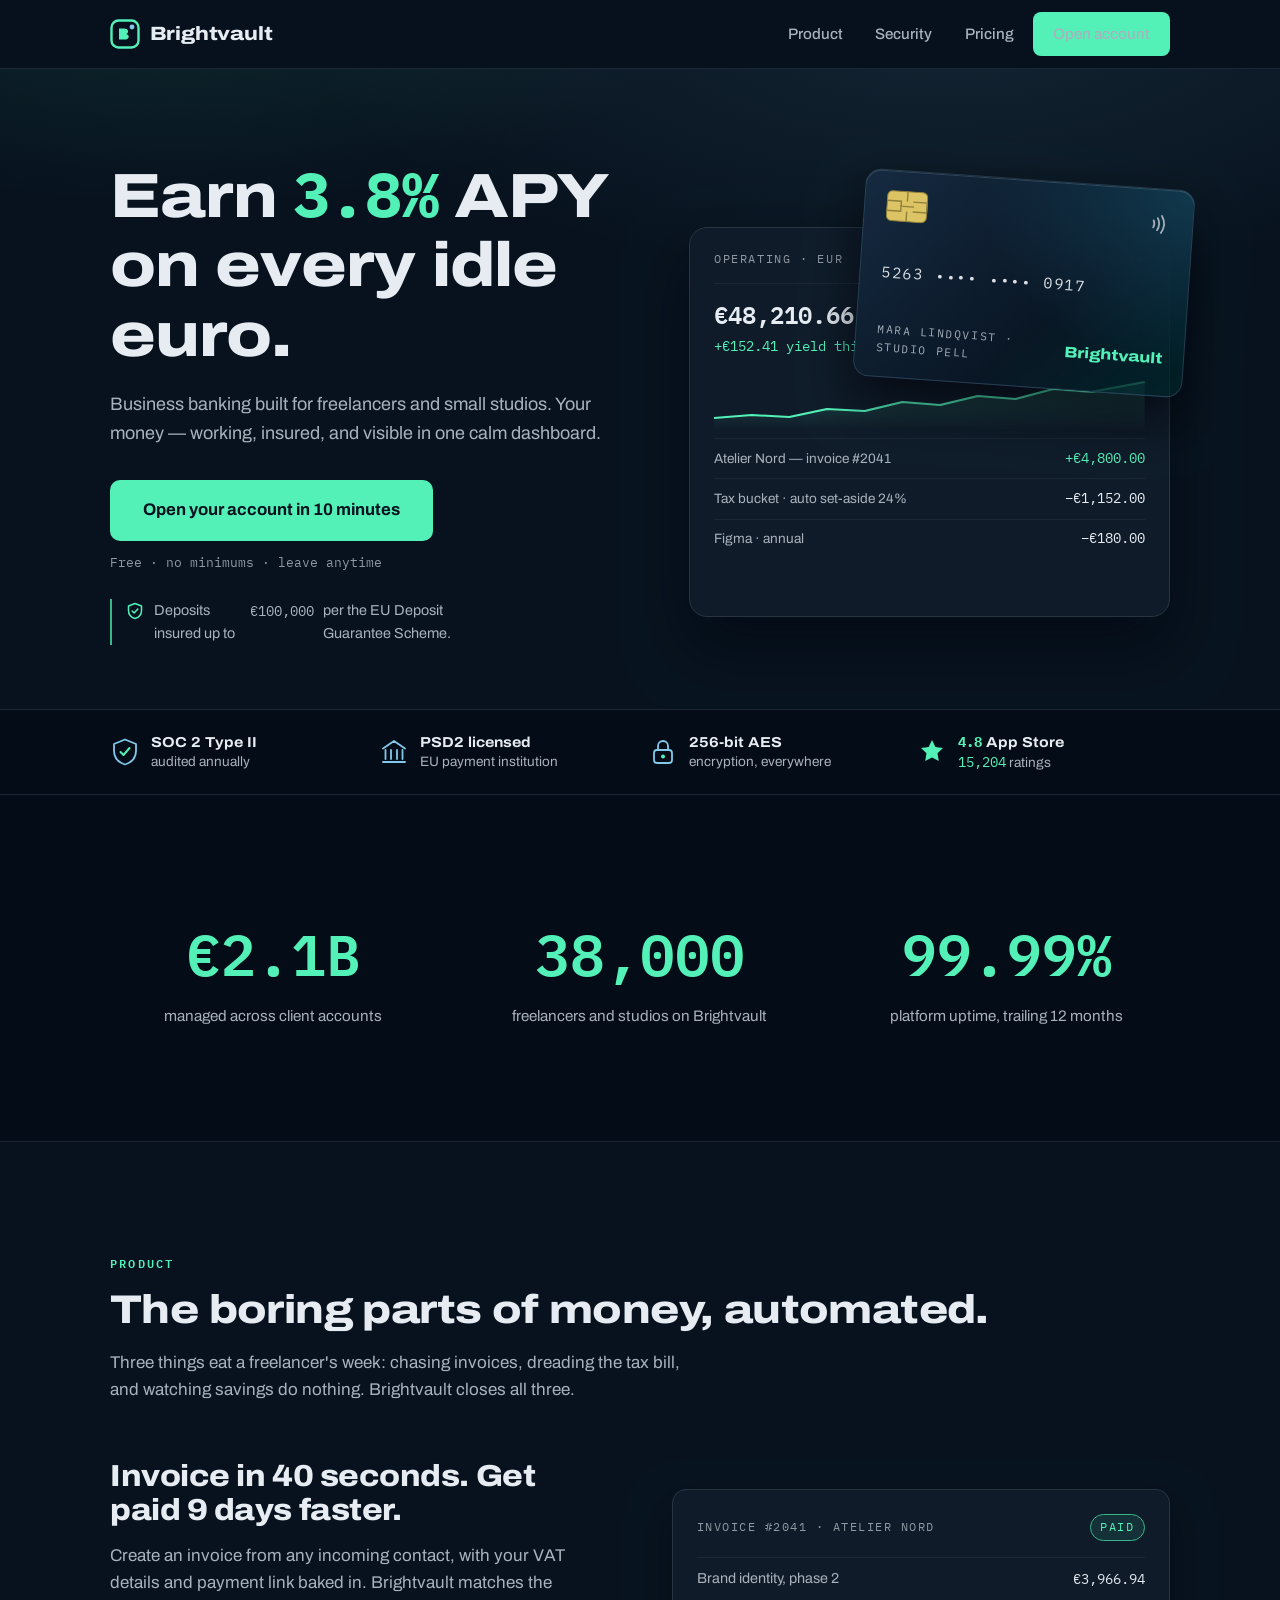
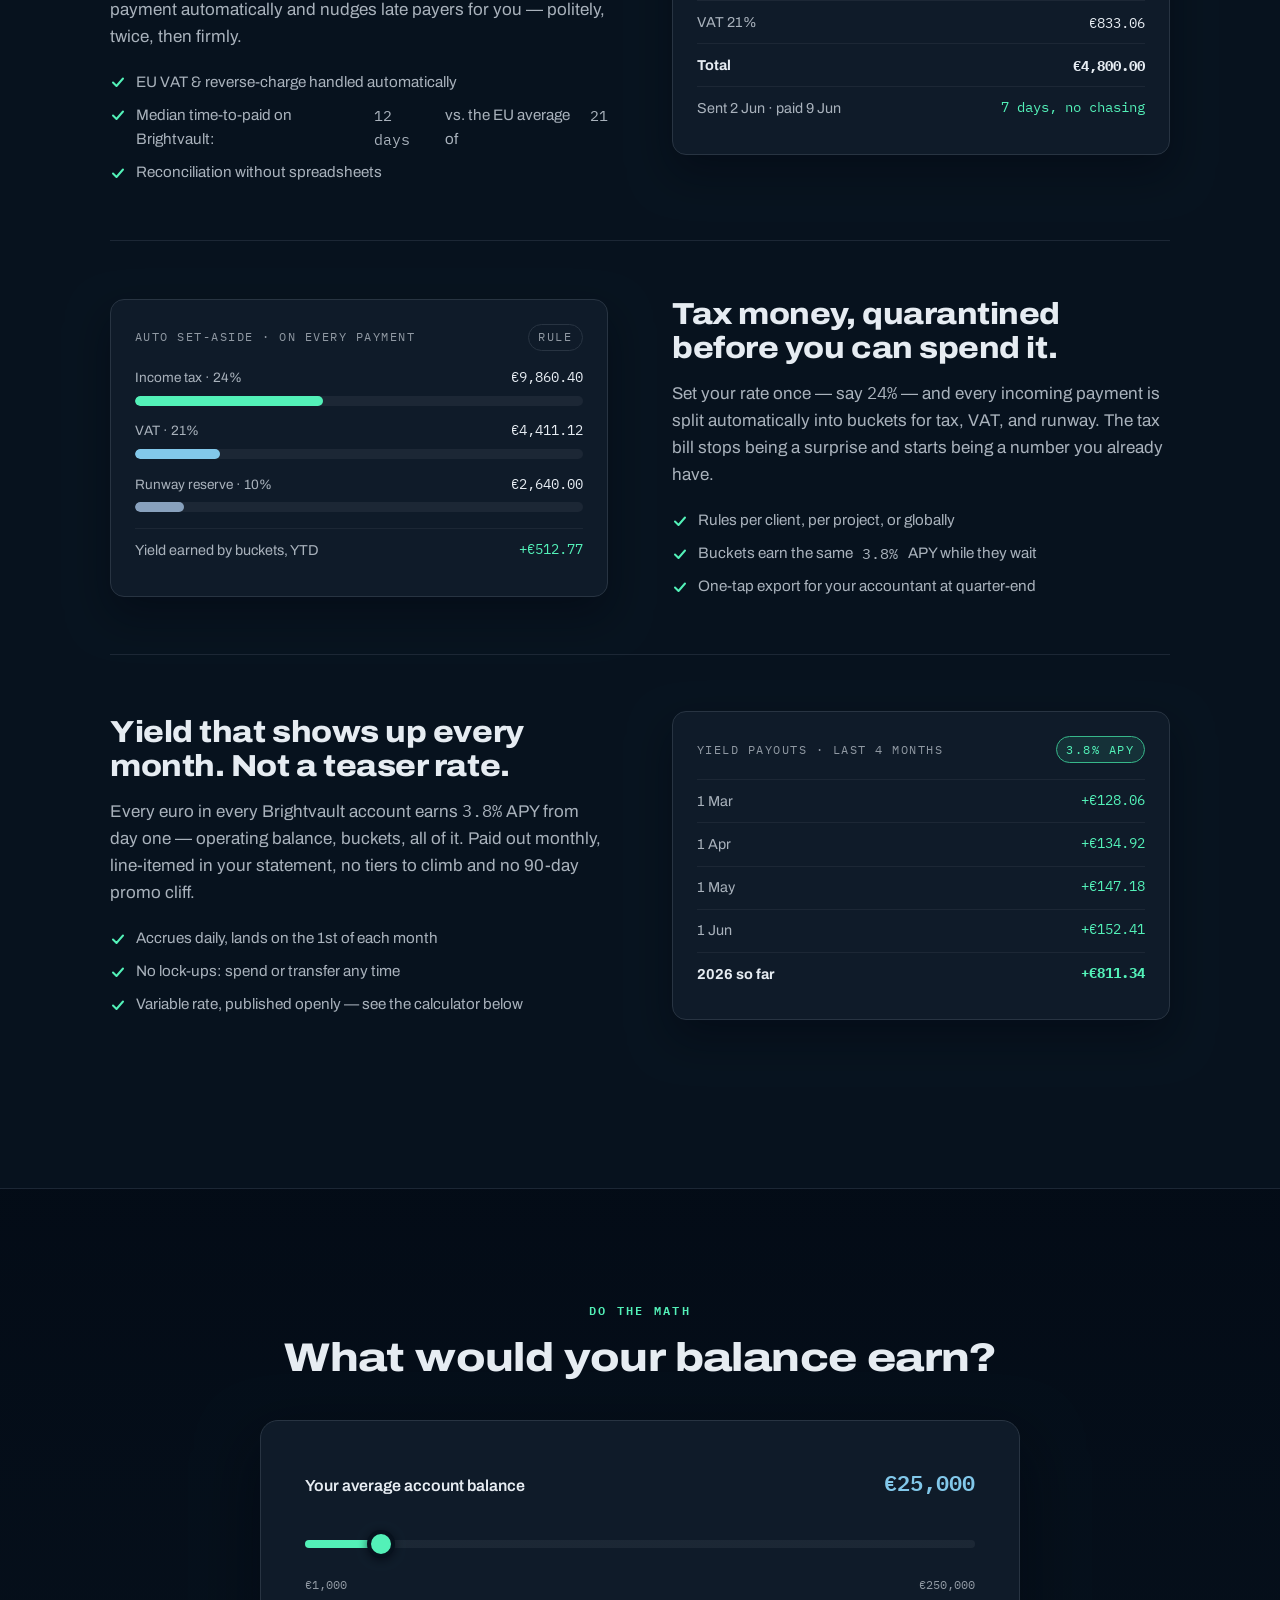
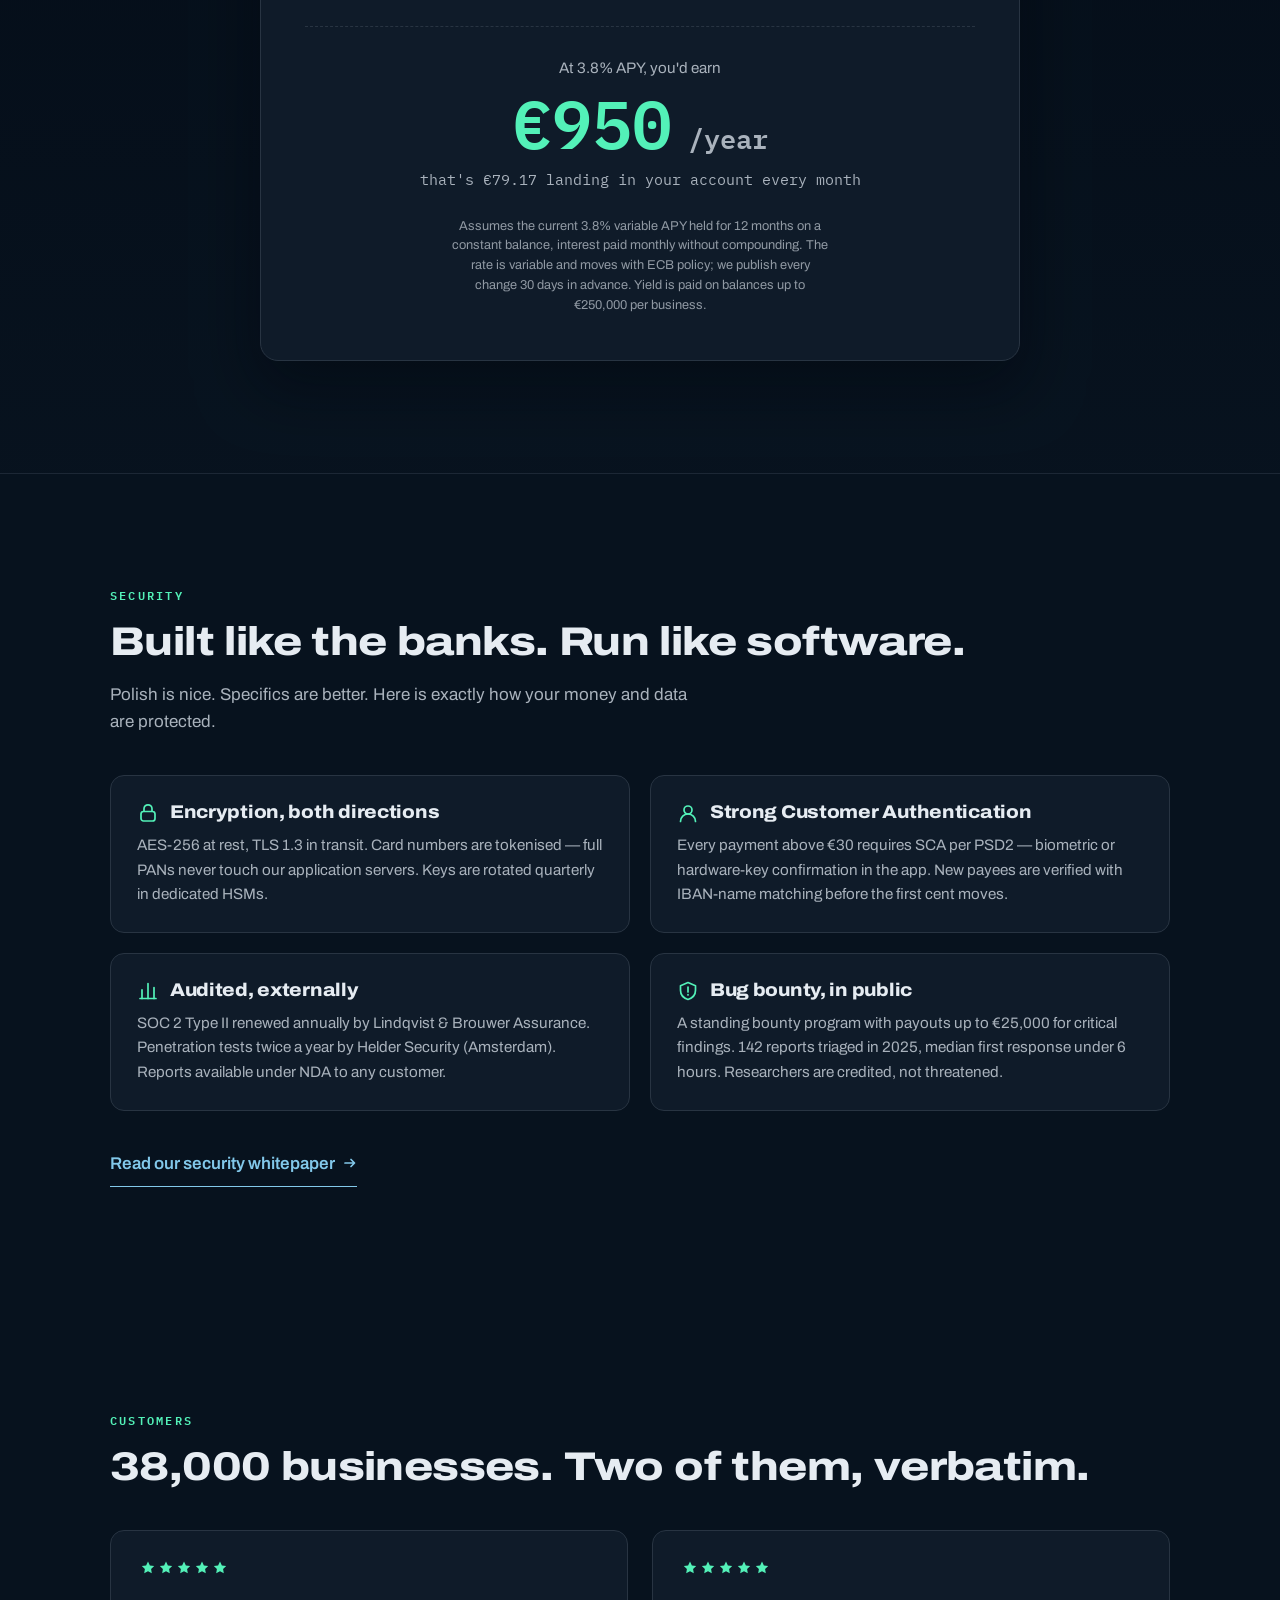
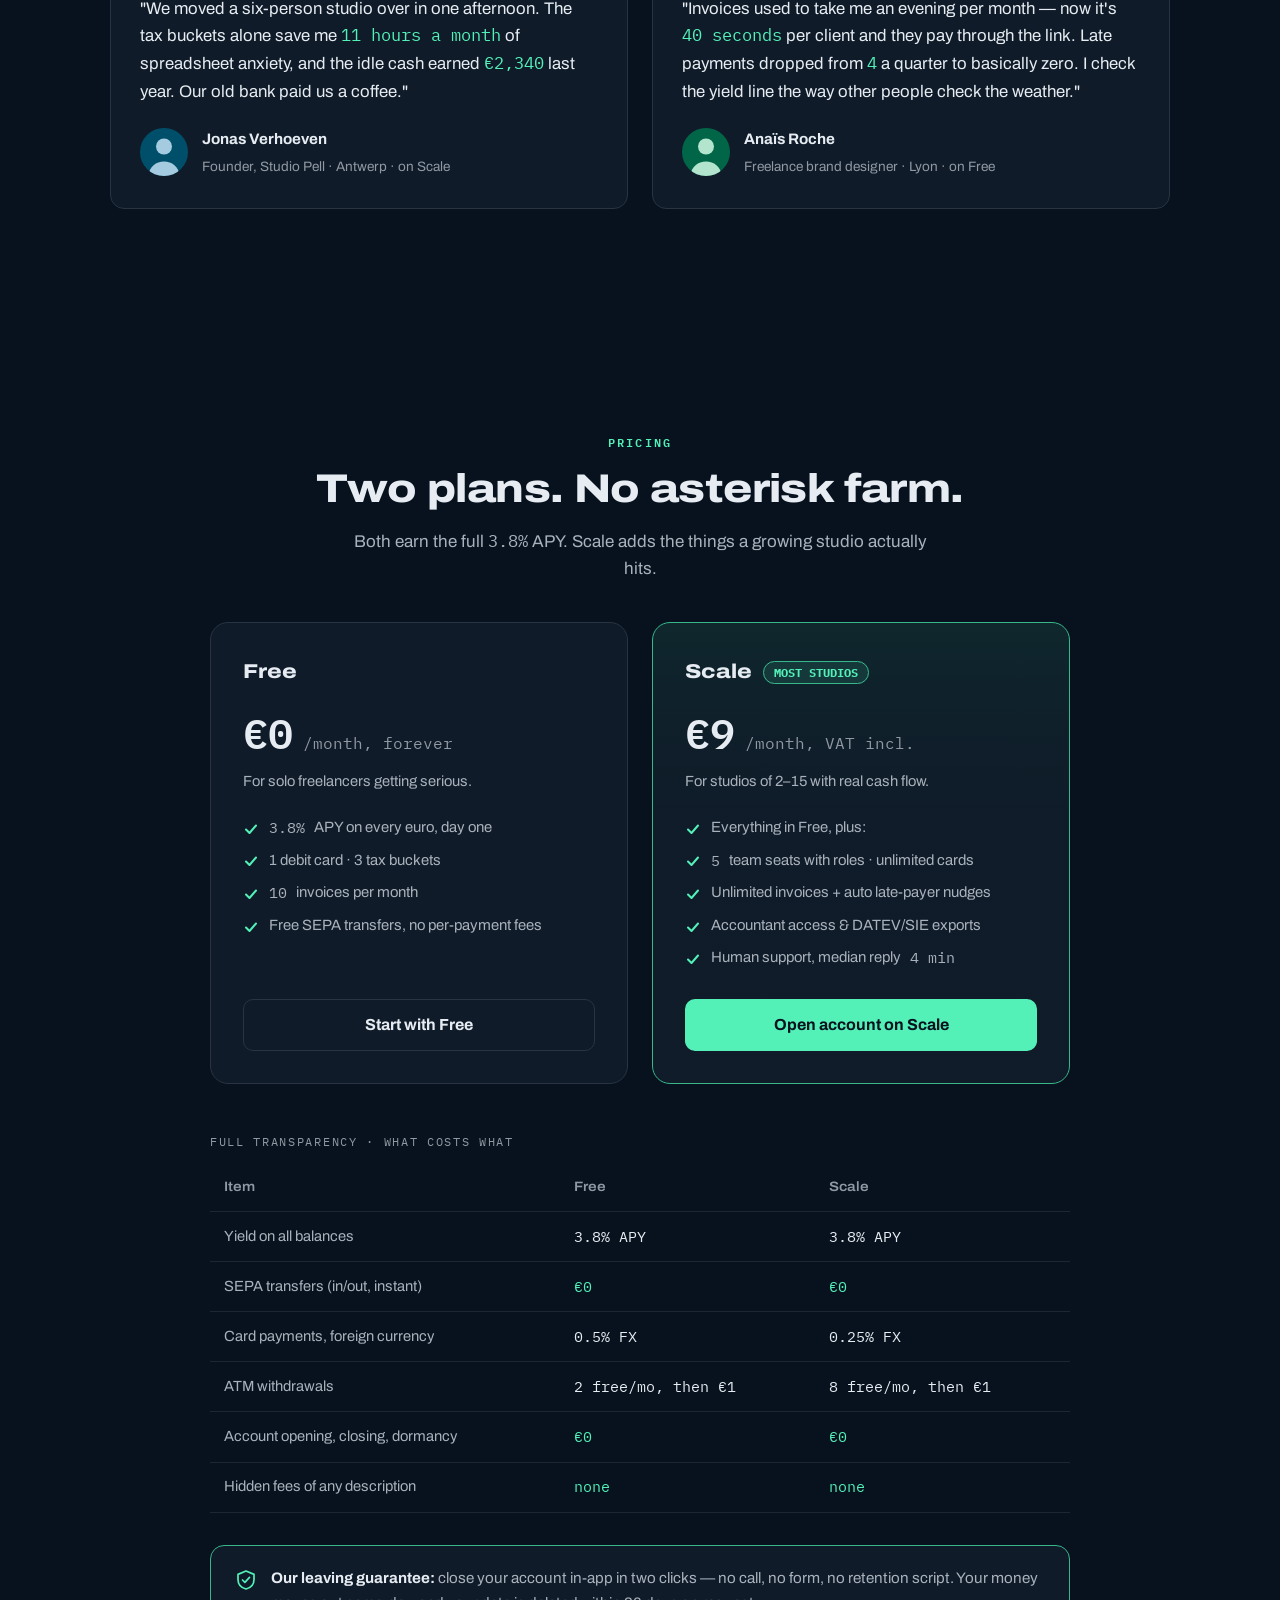
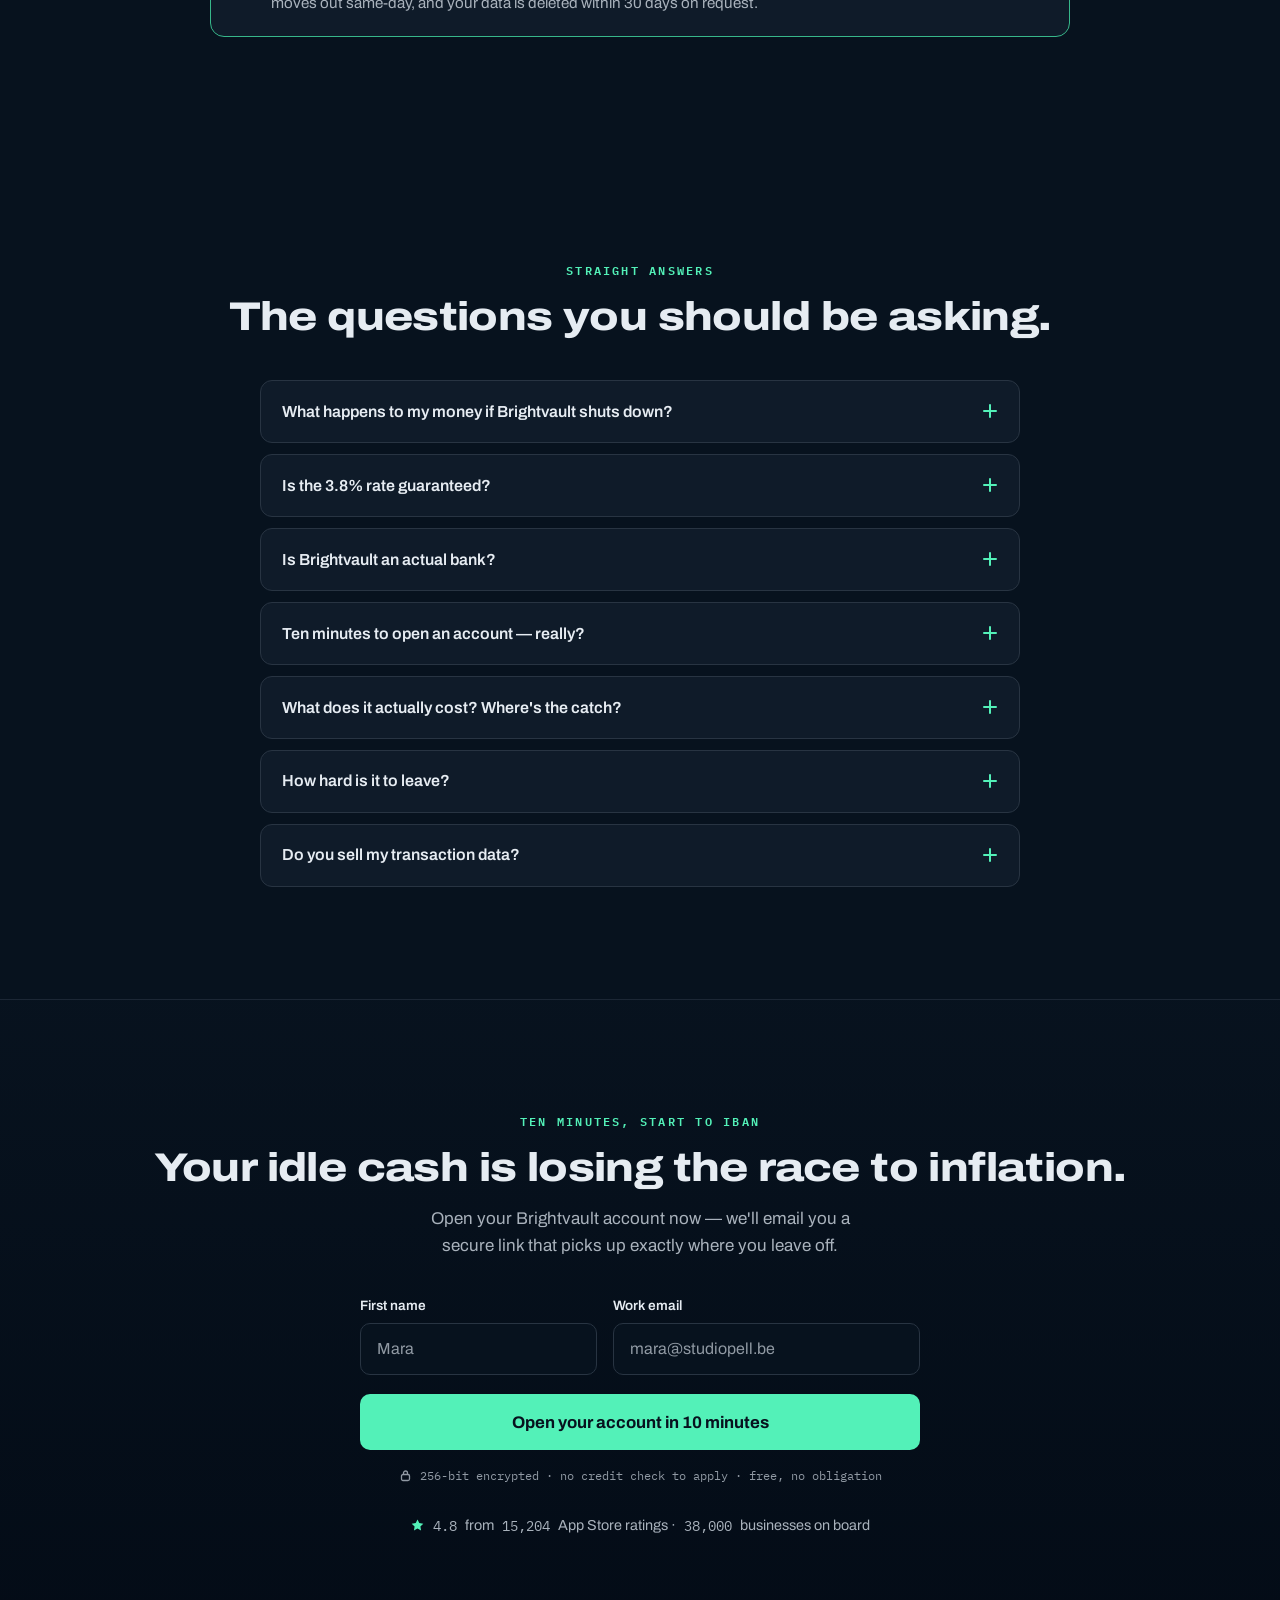
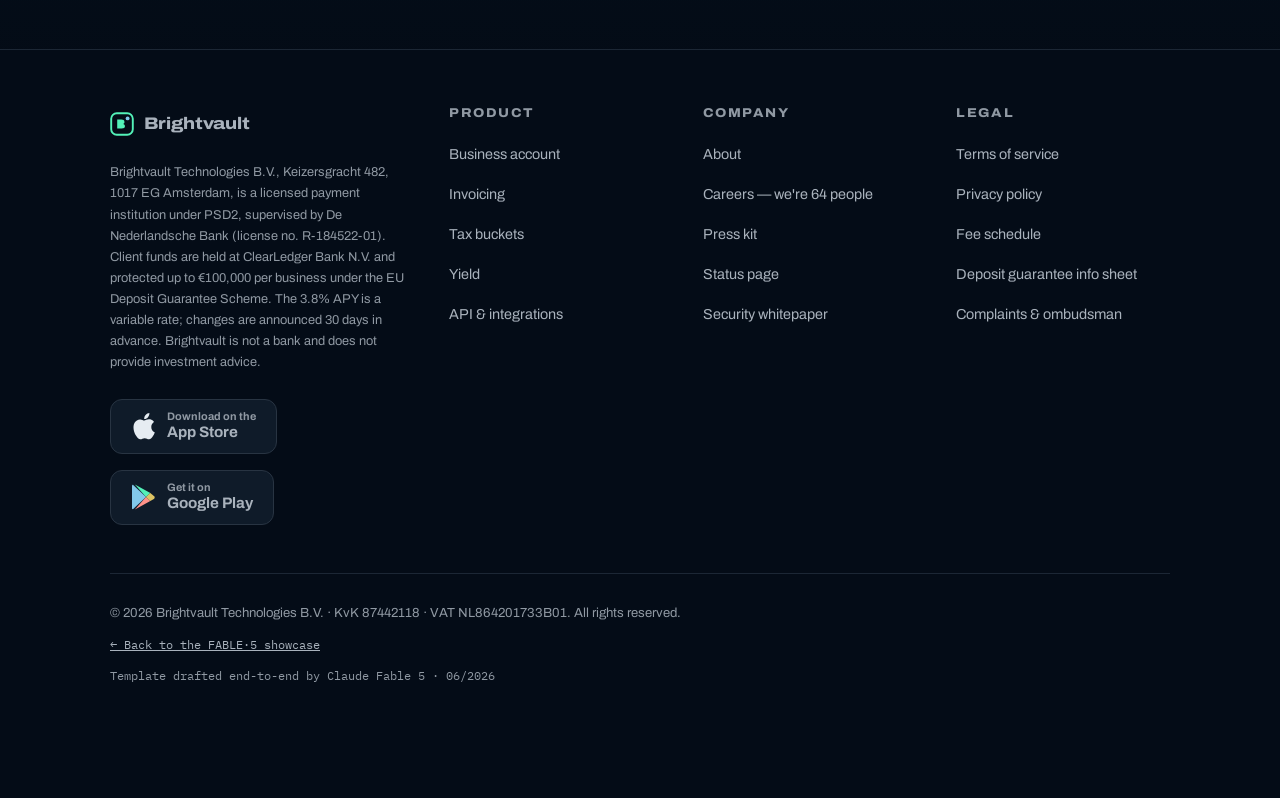
<file: templates/fintech.html>
<!DOCTYPE html>
<html lang="en">
<head>
<meta charset="UTF-8">
<meta name="viewport" content="width=device-width, initial-scale=1.0">
<link rel="canonical" href="https://this-website-designed-itself.netlify.app/templates/fintech.html">
<meta property="og:url" content="https://this-website-designed-itself.netlify.app/templates/fintech.html">
<meta name="author" content="Özden Erdinc">
<script type="application/ld+json">
{"@context":"https://schema.org","@type":"WebPage","@id":"https://this-website-designed-itself.netlify.app/templates/fintech.html#webpage","name":"Brightvault — fintech landing-page template","url":"https://this-website-designed-itself.netlify.app/templates/fintech.html","description":"A fictional, conversion-optimized business-banking landing page — one of six industry demo templates in the FABLE·5 showcase, built by Claude Fable 5.","inLanguage":"en","isPartOf":{"@type":"WebSite","@id":"https://this-website-designed-itself.netlify.app/#website","name":"FABLE·5 — The Website That Designed Itself"},"creator":{"@type":"Person","name":"Özden Erdinc","url":"https://this-website-designed-itself.netlify.app/"}}
</script>
<title>Brightvault — Business banking with 3.8% APY for freelancers &amp; studios</title>
<meta name="description" content="Brightvault is business banking for freelancers and small studios: 3.8% APY on every idle euro, instant invoicing, automatic tax buckets. Deposits insured up to €100,000 under the EU Deposit Guarantee Scheme.">
<link rel="preconnect" href="https://fonts.googleapis.com">
<link rel="preconnect" href="https://fonts.gstatic.com" crossorigin>
<link href="https://fonts.googleapis.com/css2?family=Archivo:wdth,wght@62..125,100..900&family=IBM+Plex+Mono:wght@400;500;600&display=swap" rel="stylesheet">
<style>
:root{
  --bg:        oklch(18% 0.030 252);
  --bg-deep:   oklch(15% 0.028 252);
  --panel:     oklch(22% 0.032 252);
  --panel-2:   oklch(25% 0.034 252);
  --line:      oklch(32% 0.030 252);
  --line-soft: oklch(27% 0.030 252);
  --ink:       oklch(94% 0.010 250);
  --muted:     oklch(76% 0.018 250);
  --faint:     oklch(68% 0.018 250);
  --mint:      oklch(86% 0.155 165);
  --mint-deep: oklch(70% 0.130 165);
  --mint-ghost:oklch(86% 0.155 165 / 0.10);
  --sky:       oklch(80% 0.085 230);
  --sky-ghost: oklch(80% 0.085 230 / 0.10);
  --danger:    oklch(78% 0.140 25);
  --radius:    14px;
  --font-head: "Archivo", sans-serif;
  --font-mono: "IBM Plex Mono", monospace;
  --pad: clamp(1.25rem, 4vw, 2.5rem);
}
*{margin:0;padding:0;box-sizing:border-box}
html{scroll-behavior:smooth;scroll-padding-top:5rem}
body{
  font-family:var(--font-head);
  font-stretch:100%;
  background:var(--bg);
  color:var(--ink);
  line-height:1.6;
  font-size:1.0625rem;
  -webkit-font-smoothing:antialiased;
}
::selection{background:var(--mint);color:oklch(18% 0.03 252)}
.num, .mono{font-family:var(--font-mono);font-variant-numeric:tabular-nums}
img{max-width:100%}
a{color:var(--sky)}
a:hover{color:var(--ink)}
:focus-visible{outline:3px solid var(--mint);outline-offset:3px;border-radius:4px}
.skip-link{position:absolute;left:-999px;top:0;background:var(--mint);color:oklch(18% 0.03 252);padding:.75rem 1.25rem;z-index:200;font-weight:700;border-radius:0 0 8px 0}
.skip-link:focus{left:0}
.wrap{max-width:1140px;margin-inline:auto;padding-inline:var(--pad)}
h1,h2,h3{font-stretch:118%;font-weight:800;line-height:1.12;letter-spacing:-0.015em}
h1{font-size:clamp(2.3rem,5.4vw,3.9rem)}
h2{font-size:clamp(1.7rem,3.4vw,2.5rem)}
h3{font-size:1.15rem;font-stretch:110%}
.kicker{font-family:var(--font-mono);font-size:.78rem;font-weight:600;letter-spacing:.18em;text-transform:uppercase;color:var(--mint);display:block;margin-bottom:.9rem}
.lead{color:var(--muted);max-width:58ch}
section{padding-block:clamp(4rem,9vw,7rem)}

/* ---------- scroll progress (progressive) ---------- */
.scroll-progress{display:none}
@supports (animation-timeline: scroll()){
  @media (prefers-reduced-motion: no-preference){
    .scroll-progress{display:block;position:fixed;top:0;left:0;right:0;height:3px;background:linear-gradient(90deg,var(--mint),var(--sky));transform-origin:0 50%;transform:scaleX(0);animation:bvgrow linear both;animation-timeline:scroll(root);z-index:120}
    @keyframes bvgrow{to{transform:scaleX(1)}}
  }
}

/* ---------- nav ---------- */
.nav{position:sticky;top:0;z-index:100;background:oklch(18% 0.03 252 / .86);backdrop-filter:blur(14px);border-bottom:1px solid var(--line-soft)}
.nav-inner{display:flex;align-items:center;justify-content:space-between;gap:1rem;min-height:68px}
.brand{display:flex;align-items:center;gap:.6rem;text-decoration:none;color:var(--ink);font-weight:800;font-stretch:118%;font-size:1.2rem;letter-spacing:-.01em}
.brand svg{flex:none}
.nav-links{display:flex;align-items:center;gap:.25rem;list-style:none}
.nav-links a{display:inline-flex;align-items:center;min-height:44px;padding:.5rem .9rem;color:var(--muted);text-decoration:none;font-weight:500;font-size:.95rem;border-radius:8px}
.nav-links a:hover{color:var(--ink);background:var(--panel)}
.btn{display:inline-flex;align-items:center;justify-content:center;gap:.5rem;min-height:48px;padding:.75rem 1.5rem;border-radius:10px;border:1px solid transparent;font-family:var(--font-head);font-weight:700;font-size:1rem;text-decoration:none;cursor:pointer;transition:transform .15s ease,background .15s ease,border-color .15s ease}
.btn:active{transform:translateY(1px)}
.btn-primary{background:var(--mint);color:oklch(18% 0.03 252)}
.btn-primary:hover{background:oklch(91% 0.14 165);color:oklch(18% 0.03 252)}
.btn-ghost{background:transparent;color:var(--ink);border-color:var(--line)}
.btn-ghost:hover{border-color:var(--mint);color:var(--mint)}
.btn-lg{min-height:56px;padding:1rem 2rem;font-size:1.05rem}
.nav .btn{min-height:44px;padding:.55rem 1.2rem;font-size:.95rem}
@media (max-width:719px){.nav-links li.hide-s{display:none}}

/* ---------- hero ---------- */
.hero{padding-block:clamp(3.5rem,7vw,6rem) clamp(2.5rem,5vw,4rem);position:relative;overflow:clip}
.hero::before{content:"";position:absolute;inset:-20% -10% auto;height:70%;background:radial-gradient(60% 80% at 70% 20%, var(--sky-ghost), transparent 70%),radial-gradient(50% 70% at 20% 10%, var(--mint-ghost), transparent 70%);pointer-events:none}
.hero-grid{display:grid;gap:3rem;align-items:center;position:relative}
@media (min-width:920px){.hero-grid{grid-template-columns:1.05fr .95fr}}
.hero h1 em{font-style:normal;color:var(--mint)}
.hero .lead{margin-top:1.2rem;font-size:1.125rem}
.hero-cta{margin-top:2rem;display:flex;flex-direction:column;align-items:flex-start;gap:.7rem}
.microcopy{font-family:var(--font-mono);font-size:.82rem;color:var(--faint)}
.reg-line{margin-top:1.6rem;display:flex;gap:.6rem;align-items:flex-start;font-size:.9rem;color:var(--muted);max-width:46ch;border-left:2px solid var(--mint-deep);padding-left:.9rem}
.reg-line svg{flex:none;margin-top:.2rem}

/* hero art: dashboard fragment + floating card */
.hero-art{position:relative;min-height:430px;container-type:inline-size}
.dash{position:absolute;inset:2.5rem 0 0 0;background:var(--panel);border:1px solid var(--line);border-radius:18px;padding:1.4rem 1.5rem;box-shadow:0 30px 60px oklch(10% 0.03 252/.5)}
.dash-head{display:flex;justify-content:space-between;align-items:baseline;border-bottom:1px solid var(--line-soft);padding-bottom:.9rem}
.dash-label{font-family:var(--font-mono);font-size:.72rem;letter-spacing:.14em;text-transform:uppercase;color:var(--faint)}
.dash-balance{font-family:var(--font-mono);font-variant-numeric:tabular-nums;font-size:clamp(1.5rem,5cqw,2rem);font-weight:600;margin-top:.7rem}
.dash-yield{font-family:var(--font-mono);font-variant-numeric:tabular-nums;font-size:.85rem;color:var(--mint);margin-top:.15rem}
.dash-spark{margin:1rem 0 .5rem;display:block;width:100%}
.tx{display:flex;justify-content:space-between;gap:1rem;padding:.55rem 0;border-top:1px solid var(--line-soft);font-size:.85rem;color:var(--muted)}
.tx .amt{font-family:var(--font-mono);font-variant-numeric:tabular-nums;color:var(--ink)}
.tx .amt.pos{color:var(--mint)}
.bv-card{position:absolute;right:-4cqw;top:-.5rem;width:min(330px,78cqw);aspect-ratio:1.586;border-radius:16px;padding:1.2rem 1.3rem;display:flex;flex-direction:column;justify-content:space-between;background:
  radial-gradient(120% 160% at 100% 0%, oklch(34% 0.06 235/.9), transparent 55%),
  linear-gradient(135deg, oklch(28% 0.05 252), oklch(20% 0.035 252) 60%, oklch(24% 0.05 200/.7));
  border:1px solid oklch(45% 0.04 240/.5);
  box-shadow:0 24px 50px oklch(8% 0.03 252/.65), inset 0 1px 0 oklch(70% 0.03 240/.25);
  transform:rotate(4deg)}
.bv-card .row{display:flex;justify-content:space-between;align-items:center}
.bv-card .pan{font-family:var(--font-mono);font-variant-numeric:tabular-nums;letter-spacing:.12em;font-size:.95rem;color:oklch(90% 0.01 250)}
.bv-card .holder{font-family:var(--font-mono);font-size:.7rem;letter-spacing:.14em;text-transform:uppercase;color:oklch(75% 0.02 250)}
.bv-card .net{font-stretch:118%;font-weight:800;font-size:.95rem;color:var(--mint)}
@supports (animation-timeline: view()){
  @media (prefers-reduced-motion: no-preference){
    .bv-card{animation:cardfloat linear both;animation-timeline:view();animation-range:entry 0% cover 60%}
    @keyframes cardfloat{from{transform:rotate(7deg) translateY(2.5rem)}to{transform:rotate(4deg) translateY(0)}}
  }
}

/* ---------- trust bar ---------- */
.trustbar{border-block:1px solid var(--line-soft);background:var(--bg-deep);padding-block:1.4rem}
.trust-grid{display:grid;grid-template-columns:repeat(2,1fr);gap:1rem}
@media (min-width:760px){.trust-grid{grid-template-columns:repeat(4,1fr)}}
.badge{display:flex;align-items:center;gap:.7rem;color:var(--muted);font-size:.85rem;line-height:1.35}
.badge svg{flex:none}
.badge strong{display:block;color:var(--ink);font-stretch:110%;font-size:.9rem}
.badge .num{color:var(--mint)}

/* ---------- proof numbers ---------- */
.proof{background:var(--bg-deep);border-bottom:1px solid var(--line-soft)}
.proof-grid{display:grid;gap:2.5rem;text-align:center}
@media (min-width:720px){.proof-grid{grid-template-columns:repeat(3,1fr)}}
.stat-val{font-family:var(--font-mono);font-variant-numeric:tabular-nums;font-size:clamp(2.4rem,5.5vw,3.6rem);font-weight:600;color:var(--mint)}
.stat-lbl{color:var(--muted);font-size:.95rem;margin-top:.3rem}

/* ---------- feature rows ---------- */
.feat-row{display:grid;gap:2.5rem;align-items:center;padding-block:clamp(2rem,5vw,3.5rem)}
.feat-row + .feat-row{border-top:1px solid var(--line-soft)}
@media (min-width:880px){
  .feat-row{grid-template-columns:1fr 1fr;gap:4rem}
  .feat-row.flip .feat-copy{order:2}
}
.feat-copy h3{font-size:clamp(1.4rem,2.6vw,1.9rem);margin-bottom:.9rem}
.feat-copy p{color:var(--muted)}
.feat-points{list-style:none;margin-top:1.2rem;display:grid;gap:.55rem}
.feat-points li{display:flex;gap:.6rem;align-items:flex-start;color:var(--muted);font-size:.95rem}
.feat-points svg{flex:none;margin-top:.3rem}
.feat-visual{background:var(--panel);border:1px solid var(--line);border-radius:var(--radius);padding:1.5rem;box-shadow:0 18px 40px oklch(10% 0.03 252/.35)}
.fv-head{display:flex;justify-content:space-between;align-items:center;font-family:var(--font-mono);font-size:.72rem;letter-spacing:.13em;text-transform:uppercase;color:var(--faint);margin-bottom:1rem}
.pill{font-family:var(--font-mono);font-size:.72rem;padding:.2rem .6rem;border-radius:99px;border:1px solid var(--line)}
.pill.mint{color:var(--mint);border-color:var(--mint-deep);background:var(--mint-ghost)}
.inv-line{display:flex;justify-content:space-between;padding:.6rem 0;border-top:1px solid var(--line-soft);font-size:.9rem;color:var(--muted)}
.inv-line .num{color:var(--ink)}
.bucket{margin-top:.9rem}
.bucket-top{display:flex;justify-content:space-between;font-size:.85rem;color:var(--muted)}
.bucket-top .num{color:var(--ink)}
.bucket-bar{height:10px;border-radius:99px;background:var(--line-soft);margin-top:.45rem;overflow:hidden}
.bucket-fill{height:100%;border-radius:99px}
.b1 .bucket-fill{width:42%;background:var(--mint)}
.b2 .bucket-fill{width:19%;background:var(--sky)}
.b3 .bucket-fill{width:11%;background:oklch(70% 0.05 252)}
.delta{font-family:var(--font-mono);font-variant-numeric:tabular-nums;color:var(--mint);font-size:.85rem}

/* ---------- calculator ---------- */
.calc{background:linear-gradient(180deg,var(--bg-deep),var(--bg));border-block:1px solid var(--line-soft)}
.calc-card{background:var(--panel);border:1px solid var(--line);border-radius:18px;padding:clamp(1.5rem,4vw,2.75rem);max-width:760px;margin:2.5rem auto 0;box-shadow:0 24px 60px oklch(10% 0.03 252/.45)}
.calc-row{display:flex;justify-content:space-between;align-items:baseline;gap:1rem;flex-wrap:wrap}
.calc-row label{font-weight:600;font-size:1rem}
.calc-balance{font-family:var(--font-mono);font-variant-numeric:tabular-nums;font-size:1.35rem;font-weight:600;color:var(--sky)}
input[type="range"]{width:100%;margin:1.4rem 0 .4rem;appearance:none;-webkit-appearance:none;height:44px;background:transparent;cursor:pointer}
input[type="range"]::-webkit-slider-runnable-track{height:8px;border-radius:99px;background:linear-gradient(90deg,var(--mint) var(--fill,10%),var(--line-soft) var(--fill,10%))}
input[type="range"]::-webkit-slider-thumb{-webkit-appearance:none;appearance:none;width:28px;height:28px;margin-top:-10px;border-radius:50%;background:var(--mint);border:4px solid var(--bg);box-shadow:0 2px 10px oklch(10% 0.03 252/.6)}
input[type="range"]::-moz-range-track{height:8px;border-radius:99px;background:var(--line-soft)}
input[type="range"]::-moz-range-progress{height:8px;border-radius:99px;background:var(--mint)}
input[type="range"]::-moz-range-thumb{width:28px;height:28px;border-radius:50%;background:var(--mint);border:4px solid var(--bg)}
.range-ends{display:flex;justify-content:space-between;font-family:var(--font-mono);font-size:.75rem;color:var(--faint)}
.calc-result{margin-top:2rem;padding-top:1.8rem;border-top:1px dashed var(--line);text-align:center}
.calc-result .lbl{color:var(--muted);font-size:.95rem}
.calc-out{font-family:var(--font-mono);font-variant-numeric:tabular-nums;font-size:clamp(2.6rem,7vw,4.2rem);font-weight:600;color:var(--mint);line-height:1.1;margin-top:.4rem}
.calc-month{font-family:var(--font-mono);font-variant-numeric:tabular-nums;color:var(--muted);font-size:.95rem;margin-top:.4rem}
.calc-note{font-size:.8rem;color:var(--faint);max-width:54ch;margin:1.6rem auto 0;line-height:1.55}

/* ---------- security ---------- */
.sec-grid{display:grid;gap:1.25rem;margin-top:2.5rem}
@media (min-width:760px){.sec-grid{grid-template-columns:repeat(2,1fr)}}
.sec-card{background:var(--panel);border:1px solid var(--line);border-radius:var(--radius);padding:1.6rem}
.sec-card h3{display:flex;gap:.7rem;align-items:center;margin-bottom:.6rem}
.sec-card p{color:var(--muted);font-size:.95rem}
.sec-link{display:inline-flex;align-items:center;gap:.5rem;margin-top:2rem;color:var(--sky);font-weight:600;text-decoration:none;border-bottom:1px solid currentColor;padding-bottom:2px;min-height:44px}
.sec-link:hover{color:var(--mint)}

/* ---------- testimonials ---------- */
.quote-grid{display:grid;gap:1.5rem;margin-top:2.5rem}
@media (min-width:820px){.quote-grid{grid-template-columns:1fr 1fr}}
.quote{background:var(--panel);border:1px solid var(--line);border-radius:var(--radius);padding:1.8rem;display:flex;flex-direction:column;gap:1.2rem}
.quote blockquote{font-size:1.05rem;line-height:1.65}
.quote blockquote .num{color:var(--mint)}
.quote-foot{display:flex;align-items:center;gap:.9rem;margin-top:auto}
.quote-foot svg{flex:none;border-radius:50%}
.quote-name{font-weight:700;font-size:.95rem}
.quote-role{color:var(--faint);font-size:.85rem}
.stars{display:inline-flex;gap:2px;color:var(--mint)}

/* ---------- pricing ---------- */
.price-grid{display:grid;gap:1.5rem;margin-top:2.5rem;align-items:stretch}
@media (min-width:820px){.price-grid{grid-template-columns:1fr 1fr;max-width:860px;margin-inline:auto}}
.plan{background:var(--panel);border:1px solid var(--line);border-radius:18px;padding:2rem;display:flex;flex-direction:column}
.plan.featured{border-color:var(--mint-deep);background:linear-gradient(180deg,var(--mint-ghost),var(--panel) 40%)}
.plan-name{font-stretch:118%;font-weight:800;font-size:1.25rem}
.plan-price{font-family:var(--font-mono);font-variant-numeric:tabular-nums;font-size:2.6rem;font-weight:600;margin-top:.7rem}
.plan-price small{font-size:1rem;color:var(--faint);font-weight:400}
.plan-tag{color:var(--muted);font-size:.92rem;margin-top:.3rem}
.plan ul{list-style:none;margin:1.4rem 0 1.8rem;display:grid;gap:.55rem}
.plan li{display:flex;gap:.6rem;align-items:flex-start;font-size:.93rem;color:var(--muted)}
.plan li svg{flex:none;margin-top:.3rem}
.plan .btn{margin-top:auto}
.compare{margin:3rem auto 0;max-width:860px;overflow-x:auto}
.compare table{width:100%;border-collapse:collapse;font-size:.92rem}
.compare caption{text-align:left;font-family:var(--font-mono);font-size:.75rem;letter-spacing:.14em;text-transform:uppercase;color:var(--faint);padding-bottom:.8rem}
.compare th,.compare td{padding:.8rem .9rem;text-align:left;border-bottom:1px solid var(--line-soft)}
.compare thead th{font-stretch:110%;font-size:.85rem;color:var(--faint);font-weight:600}
.compare td{color:var(--muted)}
.compare td.num{color:var(--ink)}
.compare td .yes{color:var(--mint)}
.guarantee{display:flex;gap:.9rem;align-items:flex-start;background:var(--panel);border:1px solid var(--mint-deep);border-radius:var(--radius);padding:1.3rem 1.5rem;max-width:860px;margin:2rem auto 0;color:var(--muted);font-size:.95rem}
.guarantee svg{flex:none;margin-top:.15rem}
.guarantee strong{color:var(--ink)}

/* ---------- FAQ ---------- */
.faq-list{max-width:760px;margin:2.5rem auto 0;display:grid;gap:.7rem}
details{background:var(--panel);border:1px solid var(--line);border-radius:12px;overflow:clip}
details[open]{border-color:var(--mint-deep)}
summary{list-style:none;cursor:pointer;display:flex;justify-content:space-between;align-items:center;gap:1rem;padding:1.1rem 1.3rem;font-weight:600;font-size:1rem;min-height:44px}
summary::-webkit-details-marker{display:none}
summary .chev{flex:none;transition:transform .25s ease}
details[open] summary .chev{transform:rotate(45deg)}
.faq-a{padding:0 1.3rem 1.3rem;color:var(--muted);font-size:.95rem;max-width:62ch}
.faq-a a{color:var(--sky)}

/* ---------- final CTA ---------- */
.final{background:linear-gradient(180deg,var(--bg),var(--bg-deep));border-top:1px solid var(--line-soft);text-align:center}
.final .lead{margin:.9rem auto 0}
.final-form{max-width:560px;margin:2.2rem auto 0;text-align:left}
.form-grid{display:grid;gap:1rem}
@media (min-width:560px){.form-grid{grid-template-columns:1fr 1.3fr}}
.field label{display:block;font-size:.85rem;font-weight:600;margin-bottom:.4rem}
.field .control{position:relative}
.field input{width:100%;min-height:52px;padding:.8rem 2.6rem .8rem 1rem;border-radius:10px;border:1px solid var(--line);background:var(--bg);color:var(--ink);font-family:var(--font-head);font-size:1rem}
.field input::placeholder{color:var(--faint)}
.field input:focus{border-color:var(--sky);outline:none}
.field input:focus-visible{outline:3px solid var(--mint);outline-offset:2px}
.field .tick{position:absolute;right:.9rem;top:50%;translate:0 -50%;opacity:0;color:var(--mint)}
.field.valid .tick{opacity:1}
.field .err{display:none;color:var(--danger);font-size:.82rem;margin-top:.4rem}
.field:has(input[aria-invalid="true"]) .err{display:block}
.field:has(input[aria-invalid="true"]) input{border-color:var(--danger)}
.final-form .btn{width:100%;margin-top:1.2rem}
.form-secure{display:flex;gap:.5rem;align-items:center;justify-content:center;margin-top:1rem;font-family:var(--font-mono);font-size:.75rem;color:var(--faint)}
.form-success{display:none;background:var(--panel);border:1px solid var(--mint-deep);border-radius:var(--radius);padding:1.8rem;text-align:center;transition:opacity .4s ease,translate .4s ease}
.final-form.done .form-success{display:block;opacity:1;translate:0 0}
@starting-style{.final-form.done .form-success{opacity:0;translate:0 12px}}
.final-form.done .form-grid,.final-form.done .btn,.final-form.done .form-secure{display:none}
.form-success strong{color:var(--mint)}
.store-badges{display:flex;gap:1rem;justify-content:center;flex-wrap:wrap;margin-top:2.5rem}
.store{display:inline-flex;align-items:center;gap:.7rem;border:1px solid var(--line);border-radius:12px;padding:.65rem 1.2rem;min-height:56px;text-decoration:none;color:var(--ink);background:var(--panel)}
.store:hover{border-color:var(--mint)}
.store small{display:block;font-size:.68rem;color:var(--faint);line-height:1.2}
.store span{display:block;font-weight:700;font-size:.95rem;line-height:1.25}
.final-trust{margin-top:1.8rem;font-size:.9rem;color:var(--muted);display:flex;gap:.5rem;justify-content:center;align-items:center;flex-wrap:wrap}

/* ---------- footer ---------- */
footer{background:var(--bg-deep);border-top:1px solid var(--line-soft);padding:3.5rem 0 7rem;font-size:.9rem}
.foot-grid{display:grid;gap:2.5rem}
@media (min-width:820px){.foot-grid{grid-template-columns:1.4fr 1fr 1fr 1fr}}
.foot-col h3{font-stretch:110%;font-size:.8rem;letter-spacing:.12em;text-transform:uppercase;color:var(--faint);margin-bottom:1rem}
.foot-col ul{list-style:none;display:grid;gap:.25rem}
.foot-col a{color:var(--muted);text-decoration:none;display:inline-flex;align-items:center;min-height:36px}
.foot-col a:hover{color:var(--mint)}
.disclosure{color:var(--faint);font-size:.8rem;line-height:1.65;margin-top:1.2rem;max-width:48ch}
.foot-legal{border-top:1px solid var(--line-soft);margin-top:3rem;padding-top:1.8rem;display:flex;flex-direction:column;gap:.7rem;color:var(--faint);font-size:.82rem}
.foot-legal a{color:var(--muted)}
.credit{font-family:var(--font-mono);font-size:.78rem}

/* ---------- sticky mobile CTA ---------- */
.sticky-cta{display:none}
@media (max-width:720px){
  .sticky-cta{display:flex;position:fixed;bottom:0;left:0;right:0;z-index:110;background:oklch(16% 0.03 252/.92);backdrop-filter:blur(12px);border-top:1px solid var(--line);padding:.7rem var(--pad) calc(.7rem + env(safe-area-inset-bottom));align-items:center;gap:1rem;justify-content:space-between}
  .sticky-cta .micro{font-family:var(--font-mono);font-size:.7rem;color:var(--faint);line-height:1.3}
  .sticky-cta .btn{min-height:48px;flex:none}
}

/* ---------- reveals ---------- */
.reveal{opacity:0;translate:0 22px;transition:opacity .7s ease,translate .7s ease}
.reveal.in{opacity:1;translate:0 0}

@media (prefers-reduced-motion: reduce){
  html{scroll-behavior:auto}
  *,*::before,*::after{animation:none !important;transition:none !important}
  .reveal{opacity:1;translate:0 0}
}
</style>
</head>
<body>
<a class="skip-link" href="#main">Skip to content</a>
<div class="scroll-progress" aria-hidden="true"></div>

<header class="nav">
  <div class="wrap nav-inner">
    <a class="brand" href="#" aria-label="Brightvault home">
      <svg width="30" height="30" viewBox="0 0 30 30" fill="none" aria-hidden="true">
        <rect x="1.5" y="1.5" width="27" height="27" rx="7" stroke="oklch(86% 0.155 165)" stroke-width="2.4"/>
        <path d="M9 20.5V9.5h5.2c2.4 0 3.9 1.1 3.9 2.9 0 1.2-.7 2.1-1.8 2.5 1.5.4 2.4 1.4 2.4 2.8 0 1.9-1.6 2.8-4.1 2.8H9z" fill="oklch(86% 0.155 165)"/>
        <circle cx="22" cy="8" r="2.4" fill="oklch(80% 0.085 230)"/>
      </svg>
      Brightvault
    </a>
    <nav aria-label="Primary">
      <ul class="nav-links">
        <li class="hide-s"><a href="#product">Product</a></li>
        <li class="hide-s"><a href="#security">Security</a></li>
        <li class="hide-s"><a href="#pricing">Pricing</a></li>
        <li><a class="btn btn-primary" href="#open">Open account</a></li>
      </ul>
    </nav>
  </div>
</header>

<main id="main">

  <!-- ============ HERO ============ -->
  <section class="hero" aria-labelledby="hero-h">
    <div class="wrap hero-grid">
      <div>
        <h1 id="hero-h">Earn <em class="num">3.8%</em> APY on every idle euro.</h1>
        <p class="lead">Business banking built for freelancers and small studios. Your money — working, insured, and visible in one calm dashboard.</p>
        <div class="hero-cta">
          <a class="btn btn-primary btn-lg" href="#open">Open your account in 10 minutes</a>
          <p class="microcopy">Free &middot; no minimums &middot; leave anytime</p>
        </div>
        <p class="reg-line">
          <svg width="18" height="18" viewBox="0 0 18 18" fill="none" aria-hidden="true"><path d="M9 1.5 15.5 4v4.5c0 4-2.8 6.9-6.5 8-3.7-1.1-6.5-4-6.5-8V4L9 1.5z" stroke="oklch(86% 0.155 165)" stroke-width="1.5" stroke-linejoin="round"/><path d="m6.2 9 2 2 3.6-4" stroke="oklch(86% 0.155 165)" stroke-width="1.5" stroke-linecap="round" stroke-linejoin="round"/></svg>
          Deposits insured up to <span class="num">&euro;100,000</span> per the EU&nbsp;Deposit Guarantee Scheme.
        </p>
      </div>

      <div class="hero-art" aria-hidden="true">
        <div class="dash">
          <div class="dash-head">
            <span class="dash-label">Operating &middot; EUR</span>
            <span class="dash-label">June 2026</span>
          </div>
          <p class="dash-balance">&euro;48,210.66</p>
          <p class="dash-yield">+&euro;152.41 yield this month &middot; 3.8% APY</p>
          <svg class="dash-spark" viewBox="0 0 320 56" preserveAspectRatio="none" height="56">
            <defs>
              <linearGradient id="sparkfill" x1="0" y1="0" x2="0" y2="1">
                <stop offset="0" stop-color="oklch(86% 0.155 165)" stop-opacity=".25"/>
                <stop offset="1" stop-color="oklch(86% 0.155 165)" stop-opacity="0"/>
              </linearGradient>
            </defs>
            <path d="M0 44 28 41 56 43 84 35 112 37 140 28 168 31 196 22 224 25 252 15 280 18 320 8 V56 H0 Z" fill="url(#sparkfill)"/>
            <path d="M0 44 28 41 56 43 84 35 112 37 140 28 168 31 196 22 224 25 252 15 280 18 320 8" fill="none" stroke="oklch(86% 0.155 165)" stroke-width="2" stroke-linejoin="round"/>
          </svg>
          <div class="tx"><span>Atelier Nord &mdash; invoice #2041</span><span class="amt pos">+&euro;4,800.00</span></div>
          <div class="tx"><span>Tax bucket &middot; auto set-aside 24%</span><span class="amt">&minus;&euro;1,152.00</span></div>
          <div class="tx"><span>Figma &middot; annual</span><span class="amt">&minus;&euro;180.00</span></div>
        </div>
        <div class="bv-card">
          <div class="row">
            <svg width="42" height="32" viewBox="0 0 42 32" aria-hidden="true">
              <rect x="1" y="1" width="40" height="30" rx="5" fill="oklch(82% 0.12 95)" stroke="oklch(60% 0.09 95)"/>
              <path d="M1 11h14v10H1M27 11h14v10H27M14 16h14M21 1v10M21 21v10" stroke="oklch(60% 0.09 95)" stroke-width="1.4" fill="none"/>
            </svg>
            <svg width="24" height="24" viewBox="0 0 24 24" fill="none" aria-hidden="true">
              <path d="M6 8.5a8 8 0 0 1 0 7M10 6a12 12 0 0 1 0 12M14 3.5a16 16 0 0 1 0 17" stroke="oklch(75% 0.02 250)" stroke-width="1.8" stroke-linecap="round"/>
            </svg>
          </div>
          <p class="pan">5263 &bull;&bull;&bull;&bull; &bull;&bull;&bull;&bull; 0917</p>
          <div class="row">
            <span class="holder">Mara Lindqvist &middot; Studio Pell</span>
            <span class="net">Brightvault</span>
          </div>
        </div>
      </div>
    </div>
  </section>

  <!-- ============ TRUST BAR ============ -->
  <div class="trustbar" role="group" aria-label="Trust and compliance">
    <div class="wrap trust-grid">
      <p class="badge">
        <svg width="30" height="30" viewBox="0 0 30 30" fill="none" aria-hidden="true"><path d="M15 2.5 26 7v7c0 6.6-4.6 11.4-11 13.5C8.6 25.4 4 20.6 4 14V7l11-4.5z" stroke="oklch(80% 0.085 230)" stroke-width="1.8" stroke-linejoin="round"/><path d="m10.5 15 3 3 6-7" stroke="oklch(86% 0.155 165)" stroke-width="2" stroke-linecap="round" stroke-linejoin="round"/></svg>
        <span><strong>SOC 2 Type II</strong> audited annually</span>
      </p>
      <p class="badge">
        <svg width="30" height="30" viewBox="0 0 30 30" fill="none" aria-hidden="true"><path d="M4 11.5 15 4l11 7.5M6.5 13v9M12 13v9M18 13v9M23.5 13v9M4 25h22" stroke="oklch(80% 0.085 230)" stroke-width="1.8" stroke-linecap="round" stroke-linejoin="round"/></svg>
        <span><strong>PSD2 licensed</strong> EU payment institution</span>
      </p>
      <p class="badge">
        <svg width="30" height="30" viewBox="0 0 30 30" fill="none" aria-hidden="true"><rect x="6" y="13" width="18" height="13" rx="3" stroke="oklch(80% 0.085 230)" stroke-width="1.8"/><path d="M10 13V9a5 5 0 0 1 10 0v4" stroke="oklch(80% 0.085 230)" stroke-width="1.8"/><circle cx="15" cy="19.5" r="2" fill="oklch(86% 0.155 165)"/></svg>
        <span><strong>256-bit AES</strong> encryption, everywhere</span>
      </p>
      <p class="badge">
        <svg width="30" height="30" viewBox="0 0 30 30" fill="none" aria-hidden="true"><path d="m15 3 3.4 7 7.6 1-5.5 5.3 1.3 7.7L15 20.4 8.2 24l1.3-7.7L4 11l7.6-1L15 3z" fill="oklch(86% 0.155 165)"/></svg>
        <span><strong><span class="num">4.8</span> App Store</strong> <span class="num">15,204</span> ratings</span>
      </p>
    </div>
  </div>

  <!-- ============ PROOF NUMBERS ============ -->
  <section class="proof" aria-label="Brightvault in numbers">
    <div class="wrap proof-grid">
      <div class="reveal">
        <p class="stat-val"><span aria-hidden="true">&euro;</span><span class="count" data-target="2.1" data-decimals="1">0.0</span>B</p>
        <p class="stat-lbl">managed across client accounts</p>
      </div>
      <div class="reveal">
        <p class="stat-val"><span class="count" data-target="38000" data-decimals="0" data-sep="1">0</span></p>
        <p class="stat-lbl">freelancers and studios on Brightvault</p>
      </div>
      <div class="reveal">
        <p class="stat-val"><span class="count" data-target="99.99" data-decimals="2">0.00</span>%</p>
        <p class="stat-lbl">platform uptime, trailing 12 months</p>
      </div>
    </div>
  </section>

  <!-- ============ FEATURES ============ -->
  <section id="product" aria-labelledby="product-h">
    <div class="wrap">
      <span class="kicker">Product</span>
      <h2 id="product-h">The boring parts of money, automated.</h2>
      <p class="lead" style="margin-top:1rem">Three things eat a freelancer's week: chasing invoices, dreading the tax bill, and watching savings do nothing. Brightvault closes all three.</p>

      <div class="feat-row reveal">
        <div class="feat-copy">
          <h3>Invoice in 40 seconds. Get paid 9 days faster.</h3>
          <p>Create an invoice from any incoming contact, with your VAT details and payment link baked in. Brightvault matches the payment automatically and nudges late payers for you — politely, twice, then firmly.</p>
          <ul class="feat-points">
            <li><svg width="16" height="16" viewBox="0 0 16 16" fill="none" aria-hidden="true"><path d="m3 8.5 3.5 3.5L13 4.5" stroke="oklch(86% 0.155 165)" stroke-width="2" stroke-linecap="round" stroke-linejoin="round"/></svg>EU VAT &amp; reverse-charge handled automatically</li>
            <li><svg width="16" height="16" viewBox="0 0 16 16" fill="none" aria-hidden="true"><path d="m3 8.5 3.5 3.5L13 4.5" stroke="oklch(86% 0.155 165)" stroke-width="2" stroke-linecap="round" stroke-linejoin="round"/></svg>Median time-to-paid on Brightvault: <span class="num">12 days</span> vs. the EU average of <span class="num">21</span></li>
            <li><svg width="16" height="16" viewBox="0 0 16 16" fill="none" aria-hidden="true"><path d="m3 8.5 3.5 3.5L13 4.5" stroke="oklch(86% 0.155 165)" stroke-width="2" stroke-linecap="round" stroke-linejoin="round"/></svg>Reconciliation without spreadsheets</li>
          </ul>
        </div>
        <div class="feat-visual" aria-hidden="true">
          <div class="fv-head"><span>Invoice #2041 &middot; Atelier Nord</span><span class="pill mint">PAID</span></div>
          <div class="inv-line"><span>Brand identity, phase 2</span><span class="num">&euro;3,966.94</span></div>
          <div class="inv-line"><span>VAT 21%</span><span class="num">&euro;833.06</span></div>
          <div class="inv-line"><span><strong style="color:var(--ink)">Total</strong></span><span class="num"><strong>&euro;4,800.00</strong></span></div>
          <div class="inv-line"><span>Sent 2 Jun &middot; paid 9 Jun</span><span class="delta">7 days, no chasing</span></div>
        </div>
      </div>

      <div class="feat-row flip reveal">
        <div class="feat-copy">
          <h3>Tax money, quarantined before you can spend it.</h3>
          <p>Set your rate once — say <span class="num">24%</span> — and every incoming payment is split automatically into buckets for tax, VAT, and runway. The tax bill stops being a surprise and starts being a number you already have.</p>
          <ul class="feat-points">
            <li><svg width="16" height="16" viewBox="0 0 16 16" fill="none" aria-hidden="true"><path d="m3 8.5 3.5 3.5L13 4.5" stroke="oklch(86% 0.155 165)" stroke-width="2" stroke-linecap="round" stroke-linejoin="round"/></svg>Rules per client, per project, or globally</li>
            <li><svg width="16" height="16" viewBox="0 0 16 16" fill="none" aria-hidden="true"><path d="m3 8.5 3.5 3.5L13 4.5" stroke="oklch(86% 0.155 165)" stroke-width="2" stroke-linecap="round" stroke-linejoin="round"/></svg>Buckets earn the same <span class="num">3.8%</span> APY while they wait</li>
            <li><svg width="16" height="16" viewBox="0 0 16 16" fill="none" aria-hidden="true"><path d="m3 8.5 3.5 3.5L13 4.5" stroke="oklch(86% 0.155 165)" stroke-width="2" stroke-linecap="round" stroke-linejoin="round"/></svg>One-tap export for your accountant at quarter-end</li>
          </ul>
        </div>
        <div class="feat-visual" aria-hidden="true">
          <div class="fv-head"><span>Auto set-aside &middot; on every payment</span><span class="pill">RULE</span></div>
          <div class="bucket b1"><div class="bucket-top"><span>Income tax &middot; 24%</span><span class="num">&euro;9,860.40</span></div><div class="bucket-bar"><div class="bucket-fill"></div></div></div>
          <div class="bucket b2"><div class="bucket-top"><span>VAT &middot; 21%</span><span class="num">&euro;4,411.12</span></div><div class="bucket-bar"><div class="bucket-fill"></div></div></div>
          <div class="bucket b3"><div class="bucket-top"><span>Runway reserve &middot; 10%</span><span class="num">&euro;2,640.00</span></div><div class="bucket-bar"><div class="bucket-fill"></div></div></div>
          <div class="inv-line" style="margin-top:1rem"><span>Yield earned by buckets, YTD</span><span class="delta">+&euro;512.77</span></div>
        </div>
      </div>

      <div class="feat-row reveal">
        <div class="feat-copy">
          <h3>Yield that shows up every month. Not a teaser rate.</h3>
          <p>Every euro in every Brightvault account earns <span class="num">3.8%</span> APY from day one — operating balance, buckets, all of it. Paid out monthly, line-itemed in your statement, no tiers to climb and no 90-day promo cliff.</p>
          <ul class="feat-points">
            <li><svg width="16" height="16" viewBox="0 0 16 16" fill="none" aria-hidden="true"><path d="m3 8.5 3.5 3.5L13 4.5" stroke="oklch(86% 0.155 165)" stroke-width="2" stroke-linecap="round" stroke-linejoin="round"/></svg>Accrues daily, lands on the 1st of each month</li>
            <li><svg width="16" height="16" viewBox="0 0 16 16" fill="none" aria-hidden="true"><path d="m3 8.5 3.5 3.5L13 4.5" stroke="oklch(86% 0.155 165)" stroke-width="2" stroke-linecap="round" stroke-linejoin="round"/></svg>No lock-ups: spend or transfer any time</li>
            <li><svg width="16" height="16" viewBox="0 0 16 16" fill="none" aria-hidden="true"><path d="m3 8.5 3.5 3.5L13 4.5" stroke="oklch(86% 0.155 165)" stroke-width="2" stroke-linecap="round" stroke-linejoin="round"/></svg>Variable rate, published openly — see the calculator below</li>
          </ul>
        </div>
        <div class="feat-visual" aria-hidden="true">
          <div class="fv-head"><span>Yield payouts &middot; last 4 months</span><span class="pill mint">3.8% APY</span></div>
          <div class="inv-line"><span>1 Mar</span><span class="delta">+&euro;128.06</span></div>
          <div class="inv-line"><span>1 Apr</span><span class="delta">+&euro;134.92</span></div>
          <div class="inv-line"><span>1 May</span><span class="delta">+&euro;147.18</span></div>
          <div class="inv-line"><span>1 Jun</span><span class="delta">+&euro;152.41</span></div>
          <div class="inv-line"><span><strong style="color:var(--ink)">2026 so far</strong></span><span class="delta"><strong>+&euro;811.34</strong></span></div>
        </div>
      </div>
    </div>
  </section>

  <!-- ============ YIELD CALCULATOR ============ -->
  <section class="calc" aria-labelledby="calc-h">
    <div class="wrap" style="text-align:center">
      <span class="kicker">Do the math</span>
      <h2 id="calc-h">What would your balance earn?</h2>
      <div class="calc-card reveal">
        <div class="calc-row">
          <label for="balance">Your average account balance</label>
          <output class="calc-balance num" id="balance-out" for="balance">&euro;25,000</output>
        </div>
        <input type="range" id="balance" min="1000" max="250000" step="500" value="25000"
               aria-describedby="calc-note" aria-label="Average account balance in euros">
        <div class="range-ends" aria-hidden="true"><span>&euro;1,000</span><span>&euro;250,000</span></div>
        <div class="calc-result" aria-live="polite">
          <p class="lbl">At 3.8% APY, you'd earn</p>
          <p class="calc-out"><span id="yearly">&euro;950</span><span style="font-size:.4em;color:var(--muted)"> /year</span></p>
          <p class="calc-month">that's <span id="monthly">&euro;79.17</span> landing in your account every month</p>
        </div>
        <p class="calc-note" id="calc-note">Assumes the current 3.8% variable APY held for 12 months on a constant balance, interest paid monthly without compounding. The rate is variable and moves with ECB policy; we publish every change 30 days in advance. Yield is paid on balances up to &euro;250,000 per business.</p>
      </div>
    </div>
  </section>

  <!-- ============ SECURITY ============ -->
  <section id="security" aria-labelledby="security-h">
    <div class="wrap">
      <span class="kicker">Security</span>
      <h2 id="security-h">Built like the banks. Run like software.</h2>
      <p class="lead" style="margin-top:1rem">Polish is nice. Specifics are better. Here is exactly how your money and data are protected.</p>
      <div class="sec-grid">
        <div class="sec-card reveal">
          <h3><svg width="22" height="22" viewBox="0 0 22 22" fill="none" aria-hidden="true"><rect x="4" y="9.5" width="14" height="9.5" rx="2.5" stroke="oklch(86% 0.155 165)" stroke-width="1.7"/><path d="M7 9.5V6.8a4 4 0 0 1 8 0v2.7" stroke="oklch(86% 0.155 165)" stroke-width="1.7"/></svg>Encryption, both directions</h3>
          <p>AES-256 at rest, TLS 1.3 in transit. Card numbers are tokenised — full PANs never touch our application servers. Keys are rotated quarterly in dedicated HSMs.</p>
        </div>
        <div class="sec-card reveal">
          <h3><svg width="22" height="22" viewBox="0 0 22 22" fill="none" aria-hidden="true"><circle cx="11" cy="8" r="4" stroke="oklch(86% 0.155 165)" stroke-width="1.7"/><path d="M3.5 19.5a7.5 7.5 0 0 1 15 0" stroke="oklch(86% 0.155 165)" stroke-width="1.7" stroke-linecap="round"/></svg>Strong Customer Authentication</h3>
          <p>Every payment above &euro;30 requires SCA per PSD2 — biometric or hardware-key confirmation in the app. New payees are verified with IBAN-name matching before the first cent moves.</p>
        </div>
        <div class="sec-card reveal">
          <h3><svg width="22" height="22" viewBox="0 0 22 22" fill="none" aria-hidden="true"><path d="M5 18.5V9.8M11 18.5V3.5M17 18.5v-11" stroke="oklch(86% 0.155 165)" stroke-width="1.7" stroke-linecap="round"/><path d="M3 18.5h16" stroke="oklch(86% 0.155 165)" stroke-width="1.7" stroke-linecap="round"/></svg>Audited, externally</h3>
          <p>SOC 2 Type II renewed annually by Lindqvist &amp; Brouwer Assurance. Penetration tests twice a year by Helder Security (Amsterdam). Reports available under NDA to any customer.</p>
        </div>
        <div class="sec-card reveal">
          <h3><svg width="22" height="22" viewBox="0 0 22 22" fill="none" aria-hidden="true"><path d="m11 2.5 7.5 3.2v4.6c0 4.6-3.2 7.9-7.5 9.2-4.3-1.3-7.5-4.6-7.5-9.2V5.7L11 2.5z" stroke="oklch(86% 0.155 165)" stroke-width="1.7" stroke-linejoin="round"/><path d="M11 7v5M11 14.5v.5" stroke="oklch(86% 0.155 165)" stroke-width="1.7" stroke-linecap="round"/></svg>Bug bounty, in public</h3>
          <p>A standing bounty program with payouts up to &euro;25,000 for critical findings. 142 reports triaged in 2025, median first response under 6 hours. Researchers are credited, not threatened.</p>
        </div>
      </div>
      <!-- TODO: point this at the real whitepaper before launch — the copy promises a destination -->
      <a class="sec-link" href="docs/brightvault-security-whitepaper.pdf">Read our security whitepaper
        <svg width="14" height="14" viewBox="0 0 14 14" fill="none" aria-hidden="true"><path d="M2 7h9M8 3.5 11.5 7 8 10.5" stroke="currentColor" stroke-width="1.7" stroke-linecap="round" stroke-linejoin="round"/></svg>
      </a>
    </div>
  </section>

  <!-- ============ TESTIMONIALS ============ -->
  <section aria-labelledby="quotes-h">
    <div class="wrap">
      <span class="kicker">Customers</span>
      <h2 id="quotes-h">38,000 businesses. Two of them, verbatim.</h2>
      <div class="quote-grid">
        <figure class="quote reveal">
          <span class="stars" role="img" aria-label="5 out of 5 stars">
            <svg width="16" height="16" viewBox="0 0 16 16" aria-hidden="true"><path d="m8 1.5 1.9 3.9 4.3.6-3.1 3 .7 4.3L8 11.2l-3.8 2 .7-4.2-3.1-3 4.3-.6L8 1.5z" fill="currentColor"/></svg><svg width="16" height="16" viewBox="0 0 16 16" aria-hidden="true"><path d="m8 1.5 1.9 3.9 4.3.6-3.1 3 .7 4.3L8 11.2l-3.8 2 .7-4.2-3.1-3 4.3-.6L8 1.5z" fill="currentColor"/></svg><svg width="16" height="16" viewBox="0 0 16 16" aria-hidden="true"><path d="m8 1.5 1.9 3.9 4.3.6-3.1 3 .7 4.3L8 11.2l-3.8 2 .7-4.2-3.1-3 4.3-.6L8 1.5z" fill="currentColor"/></svg><svg width="16" height="16" viewBox="0 0 16 16" aria-hidden="true"><path d="m8 1.5 1.9 3.9 4.3.6-3.1 3 .7 4.3L8 11.2l-3.8 2 .7-4.2-3.1-3 4.3-.6L8 1.5z" fill="currentColor"/></svg><svg width="16" height="16" viewBox="0 0 16 16" aria-hidden="true"><path d="m8 1.5 1.9 3.9 4.3.6-3.1 3 .7 4.3L8 11.2l-3.8 2 .7-4.2-3.1-3 4.3-.6L8 1.5z" fill="currentColor"/></svg>
          </span>
          <blockquote>
            <p>"We moved a six-person studio over in one afternoon. The tax buckets alone save me <span class="num">11 hours a month</span> of spreadsheet anxiety, and the idle cash earned <span class="num">&euro;2,340</span> last year. Our old bank paid us a coffee."</p>
          </blockquote>
          <figcaption class="quote-foot">
            <svg width="48" height="48" viewBox="0 0 48 48" aria-hidden="true"><rect width="48" height="48" fill="oklch(40% 0.08 230)"/><circle cx="24" cy="18.5" r="8" fill="oklch(82% 0.05 230)"/><path d="M8 48c1.5-9.5 8-14.5 16-14.5S38.5 38.5 40 48H8z" fill="oklch(82% 0.05 230)"/></svg>
            <span><span class="quote-name">Jonas Verhoeven</span><br><span class="quote-role">Founder, Studio Pell &middot; Antwerp &middot; on Scale</span></span>
          </figcaption>
        </figure>
        <figure class="quote reveal">
          <span class="stars" role="img" aria-label="5 out of 5 stars">
            <svg width="16" height="16" viewBox="0 0 16 16" aria-hidden="true"><path d="m8 1.5 1.9 3.9 4.3.6-3.1 3 .7 4.3L8 11.2l-3.8 2 .7-4.2-3.1-3 4.3-.6L8 1.5z" fill="currentColor"/></svg><svg width="16" height="16" viewBox="0 0 16 16" aria-hidden="true"><path d="m8 1.5 1.9 3.9 4.3.6-3.1 3 .7 4.3L8 11.2l-3.8 2 .7-4.2-3.1-3 4.3-.6L8 1.5z" fill="currentColor"/></svg><svg width="16" height="16" viewBox="0 0 16 16" aria-hidden="true"><path d="m8 1.5 1.9 3.9 4.3.6-3.1 3 .7 4.3L8 11.2l-3.8 2 .7-4.2-3.1-3 4.3-.6L8 1.5z" fill="currentColor"/></svg><svg width="16" height="16" viewBox="0 0 16 16" aria-hidden="true"><path d="m8 1.5 1.9 3.9 4.3.6-3.1 3 .7 4.3L8 11.2l-3.8 2 .7-4.2-3.1-3 4.3-.6L8 1.5z" fill="currentColor"/></svg><svg width="16" height="16" viewBox="0 0 16 16" aria-hidden="true"><path d="m8 1.5 1.9 3.9 4.3.6-3.1 3 .7 4.3L8 11.2l-3.8 2 .7-4.2-3.1-3 4.3-.6L8 1.5z" fill="currentColor"/></svg>
          </span>
          <blockquote>
            <p>"Invoices used to take me an evening per month — now it's <span class="num">40 seconds</span> per client and they pay through the link. Late payments dropped from <span class="num">4</span> a quarter to basically zero. I check the yield line the way other people check the weather."</p>
          </blockquote>
          <figcaption class="quote-foot">
            <svg width="48" height="48" viewBox="0 0 48 48" aria-hidden="true"><rect width="48" height="48" fill="oklch(45% 0.10 165)"/><circle cx="24" cy="18.5" r="8" fill="oklch(88% 0.06 165)"/><path d="M8 48c1.5-9.5 8-14.5 16-14.5S38.5 38.5 40 48H8z" fill="oklch(88% 0.06 165)"/></svg>
            <span><span class="quote-name">Ana&iuml;s Roche</span><br><span class="quote-role">Freelance brand designer &middot; Lyon &middot; on Free</span></span>
          </figcaption>
        </figure>
      </div>
    </div>
  </section>

  <!-- ============ PRICING ============ -->
  <section id="pricing" aria-labelledby="pricing-h">
    <div class="wrap">
      <div style="text-align:center;max-width:680px;margin-inline:auto">
        <span class="kicker">Pricing</span>
        <h2 id="pricing-h">Two plans. No asterisk farm.</h2>
        <p class="lead" style="margin:1rem auto 0">Both earn the full <span class="num">3.8%</span> APY. Scale adds the things a growing studio actually hits.</p>
      </div>
      <div class="price-grid">
        <div class="plan reveal">
          <p class="plan-name">Free</p>
          <p class="plan-price num">&euro;0<small> /month, forever</small></p>
          <p class="plan-tag">For solo freelancers getting serious.</p>
          <ul>
            <li><svg width="16" height="16" viewBox="0 0 16 16" fill="none" aria-hidden="true"><path d="m3 8.5 3.5 3.5L13 4.5" stroke="oklch(86% 0.155 165)" stroke-width="2" stroke-linecap="round" stroke-linejoin="round"/></svg><span class="num">3.8%</span> APY on every euro, day one</li>
            <li><svg width="16" height="16" viewBox="0 0 16 16" fill="none" aria-hidden="true"><path d="m3 8.5 3.5 3.5L13 4.5" stroke="oklch(86% 0.155 165)" stroke-width="2" stroke-linecap="round" stroke-linejoin="round"/></svg>1 debit card &middot; 3 tax buckets</li>
            <li><svg width="16" height="16" viewBox="0 0 16 16" fill="none" aria-hidden="true"><path d="m3 8.5 3.5 3.5L13 4.5" stroke="oklch(86% 0.155 165)" stroke-width="2" stroke-linecap="round" stroke-linejoin="round"/></svg><span class="num">10</span> invoices per month</li>
            <li><svg width="16" height="16" viewBox="0 0 16 16" fill="none" aria-hidden="true"><path d="m3 8.5 3.5 3.5L13 4.5" stroke="oklch(86% 0.155 165)" stroke-width="2" stroke-linecap="round" stroke-linejoin="round"/></svg>Free SEPA transfers, no per-payment fees</li>
          </ul>
          <a class="btn btn-ghost" href="#open">Start with Free</a>
        </div>
        <div class="plan featured reveal">
          <p class="plan-name">Scale <span class="pill mint" style="margin-left:.4rem;vertical-align:middle">MOST STUDIOS</span></p>
          <p class="plan-price num">&euro;9<small> /month, VAT incl.</small></p>
          <p class="plan-tag">For studios of 2&ndash;15 with real cash flow.</p>
          <ul>
            <li><svg width="16" height="16" viewBox="0 0 16 16" fill="none" aria-hidden="true"><path d="m3 8.5 3.5 3.5L13 4.5" stroke="oklch(86% 0.155 165)" stroke-width="2" stroke-linecap="round" stroke-linejoin="round"/></svg>Everything in Free, plus:</li>
            <li><svg width="16" height="16" viewBox="0 0 16 16" fill="none" aria-hidden="true"><path d="m3 8.5 3.5 3.5L13 4.5" stroke="oklch(86% 0.155 165)" stroke-width="2" stroke-linecap="round" stroke-linejoin="round"/></svg><span class="num">5</span> team seats with roles &middot; unlimited cards</li>
            <li><svg width="16" height="16" viewBox="0 0 16 16" fill="none" aria-hidden="true"><path d="m3 8.5 3.5 3.5L13 4.5" stroke="oklch(86% 0.155 165)" stroke-width="2" stroke-linecap="round" stroke-linejoin="round"/></svg>Unlimited invoices + auto late-payer nudges</li>
            <li><svg width="16" height="16" viewBox="0 0 16 16" fill="none" aria-hidden="true"><path d="m3 8.5 3.5 3.5L13 4.5" stroke="oklch(86% 0.155 165)" stroke-width="2" stroke-linecap="round" stroke-linejoin="round"/></svg>Accountant access &amp; DATEV/SIE exports</li>
            <li><svg width="16" height="16" viewBox="0 0 16 16" fill="none" aria-hidden="true"><path d="m3 8.5 3.5 3.5L13 4.5" stroke="oklch(86% 0.155 165)" stroke-width="2" stroke-linecap="round" stroke-linejoin="round"/></svg>Human support, median reply <span class="num">4 min</span></li>
          </ul>
          <a class="btn btn-primary" href="#open">Open account on Scale</a>
        </div>
      </div>

      <div class="compare reveal">
        <table>
          <caption>Full transparency &middot; what costs what</caption>
          <thead>
            <tr><th scope="col">Item</th><th scope="col">Free</th><th scope="col">Scale</th></tr>
          </thead>
          <tbody>
            <tr><td>Yield on all balances</td><td class="num">3.8% APY</td><td class="num">3.8% APY</td></tr>
            <tr><td>SEPA transfers (in/out, instant)</td><td class="num"><span class="yes">&euro;0</span></td><td class="num"><span class="yes">&euro;0</span></td></tr>
            <tr><td>Card payments, foreign currency</td><td class="num">0.5% FX</td><td class="num">0.25% FX</td></tr>
            <tr><td>ATM withdrawals</td><td class="num">2 free/mo, then &euro;1</td><td class="num">8 free/mo, then &euro;1</td></tr>
            <tr><td>Account opening, closing, dormancy</td><td class="num"><span class="yes">&euro;0</span></td><td class="num"><span class="yes">&euro;0</span></td></tr>
            <tr><td>Hidden fees of any description</td><td class="num"><span class="yes">none</span></td><td class="num"><span class="yes">none</span></td></tr>
          </tbody>
        </table>
      </div>

      <p class="guarantee reveal">
        <svg width="22" height="22" viewBox="0 0 22 22" fill="none" aria-hidden="true"><path d="m11 2 8 3.4v5c0 4.8-3.4 8.3-8 9.6-4.6-1.3-8-4.8-8-9.6v-5L11 2z" stroke="oklch(86% 0.155 165)" stroke-width="1.7" stroke-linejoin="round"/><path d="m7.5 11 2.4 2.4 4.6-5" stroke="oklch(86% 0.155 165)" stroke-width="1.7" stroke-linecap="round" stroke-linejoin="round"/></svg>
        <span><strong>Our leaving guarantee:</strong> close your account in-app in two clicks — no call, no form, no retention script. Your money moves out same-day, and your data is deleted within 30 days on request.</span>
      </p>
    </div>
  </section>

  <!-- ============ FAQ ============ -->
  <section aria-labelledby="faq-h">
    <div class="wrap">
      <div style="text-align:center">
        <span class="kicker">Straight answers</span>
        <h2 id="faq-h">The questions you should be asking.</h2>
      </div>
      <div class="faq-list">
        <details name="faq">
          <summary>What happens to my money if Brightvault shuts down?<svg class="chev" width="16" height="16" viewBox="0 0 16 16" fill="none" aria-hidden="true"><path d="M8 2v12M2 8h12" stroke="oklch(86% 0.155 165)" stroke-width="2" stroke-linecap="round"/></svg></summary>
          <p class="faq-a">Honestly: your deposits don't sit with "Brightvault the app." They're held at our partner bank, ClearLedger Bank N.V., where they're protected up to &euro;100,000 per business under the EU Deposit Guarantee Scheme. If Brightvault disappeared tomorrow, the scheme guarantees repayment within 7 working days. Anything above &euro;100,000 would rank as a claim on the bank — which is why we tell customers holding more to ask us about balance-sweeping across partner banks.</p>
        </details>
        <details name="faq">
          <summary>Is the 3.8% rate guaranteed?<svg class="chev" width="16" height="16" viewBox="0 0 16 16" fill="none" aria-hidden="true"><path d="M8 2v12M2 8h12" stroke="oklch(86% 0.155 165)" stroke-width="2" stroke-linecap="round"/></svg></summary>
          <p class="faq-a">No — and be wary of anyone who says theirs is. It's a variable rate that tracks ECB policy. What we do guarantee: every rate change is announced 30 days before it takes effect, applied to everyone equally, and shown in the app with the date it changes. No teaser rates, no "new customers only."</p>
        </details>
        <details name="faq">
          <summary>Is Brightvault an actual bank?<svg class="chev" width="16" height="16" viewBox="0 0 16 16" fill="none" aria-hidden="true"><path d="M8 2v12M2 8h12" stroke="oklch(86% 0.155 165)" stroke-width="2" stroke-linecap="round"/></svg></summary>
          <p class="faq-a">No. Brightvault Technologies B.V. is a licensed payment institution under PSD2, supervised by De Nederlandsche Bank. Your deposits are held at ClearLedger Bank N.V., a fully licensed EU credit institution. This split is standard for modern business banking — you get the deposit protection of a bank with software a bank would take a decade to ship.</p>
        </details>
        <details name="faq">
          <summary>Ten minutes to open an account — really?<svg class="chev" width="16" height="16" viewBox="0 0 16 16" fill="none" aria-hidden="true"><path d="M8 2v12M2 8h12" stroke="oklch(86% 0.155 165)" stroke-width="2" stroke-linecap="round"/></svg></summary>
          <p class="faq-a">Median time from "start" to "active IBAN" was 9 minutes 40 seconds last quarter, for sole proprietors with an EU ID. Multi-shareholder companies take longer — typically 1&ndash;2 business days, because we verify every person owning 25%+ (that's anti-money-laundering law, not us being slow). You can prepare invoices and buckets while verification runs.</p>
        </details>
        <details name="faq">
          <summary>What does it actually cost? Where's the catch?<svg class="chev" width="16" height="16" viewBox="0 0 16 16" fill="none" aria-hidden="true"><path d="M8 2v12M2 8h12" stroke="oklch(86% 0.155 165)" stroke-width="2" stroke-linecap="round"/></svg></summary>
          <p class="faq-a">Free is &euro;0 forever; Scale is &euro;9/month flat. The full fee table is published above — FX at 0.5% (0.25% on Scale) and ATM withdrawals past your free allowance at &euro;1 are the only per-use charges. We make money on plan fees, interchange when you pay by card, and the margin between wholesale rates and the 3.8% we pass to you. That's the whole model.</p>
        </details>
        <details name="faq">
          <summary>How hard is it to leave?<svg class="chev" width="16" height="16" viewBox="0 0 16 16" fill="none" aria-hidden="true"><path d="M8 2v12M2 8h12" stroke="oklch(86% 0.155 165)" stroke-width="2" stroke-linecap="round"/></svg></summary>
          <p class="faq-a">Two clicks, in the app: Settings &rarr; Close account. Remaining balance transfers out same-day to any IBAN you name, statements are exported as PDF/CSV before closure, and there is no exit fee. Around 1.1% of customers leave per year; we'd rather earn the other 98.9% than lock anyone in.</p>
        </details>
        <details name="faq">
          <summary>Do you sell my transaction data?<svg class="chev" width="16" height="16" viewBox="0 0 16 16" fill="none" aria-hidden="true"><path d="M8 2v12M2 8h12" stroke="oklch(86% 0.155 165)" stroke-width="2" stroke-linecap="round"/></svg></summary>
          <p class="faq-a">No. Not anonymised, not aggregated, not to "trusted partners." Our revenue is plan fees, interchange, and deposit margin — listed in the answer above. Your data is processed under GDPR within the EU, and you can export or request deletion of everything we hold from inside the app.</p>
        </details>
      </div>
    </div>
  </section>

  <!-- ============ FINAL CTA ============ -->
  <section class="final" id="open" aria-labelledby="open-h">
    <div class="wrap">
      <span class="kicker">Ten minutes, start to IBAN</span>
      <h2 id="open-h">Your idle cash is losing the race to inflation.</h2>
      <p class="lead" style="max-width:46ch">Open your Brightvault account now — we'll email you a secure link that picks up exactly where you leave off.</p>

      <form class="final-form" id="open-form" novalidate>
        <div class="form-grid">
          <div class="field" id="f-name">
            <label for="name">First name</label>
            <div class="control">
              <input type="text" id="name" name="name" autocomplete="given-name" placeholder="Mara" required aria-describedby="name-err">
              <svg class="tick" width="18" height="18" viewBox="0 0 18 18" fill="none" aria-hidden="true"><path d="m3.5 9.5 4 4 7-8.5" stroke="currentColor" stroke-width="2.2" stroke-linecap="round" stroke-linejoin="round"/></svg>
            </div>
            <p class="err" id="name-err">We need a name for the account — your first name is enough.</p>
          </div>
          <div class="field" id="f-email">
            <label for="email">Work email</label>
            <div class="control">
              <input type="email" id="email" name="email" autocomplete="email" placeholder="mara@studiopell.be" required aria-describedby="email-err">
              <svg class="tick" width="18" height="18" viewBox="0 0 18 18" fill="none" aria-hidden="true"><path d="m3.5 9.5 4 4 7-8.5" stroke="currentColor" stroke-width="2.2" stroke-linecap="round" stroke-linejoin="round"/></svg>
            </div>
            <p class="err" id="email-err">That email doesn't look complete — check for a typo like &ldquo;gmial.com&rdquo;.</p>
          </div>
        </div>
        <button class="btn btn-primary btn-lg" type="submit">Open your account in 10 minutes</button>
        <p class="form-secure">
          <svg width="13" height="13" viewBox="0 0 13 13" fill="none" aria-hidden="true"><rect x="2.5" y="5.5" width="8" height="6" rx="1.5" stroke="currentColor" stroke-width="1.3"/><path d="M4.5 5.5V4a2 2 0 0 1 4 0v1.5" stroke="currentColor" stroke-width="1.3"/></svg>
          256-bit encrypted &middot; no credit check to apply &middot; free, no obligation
        </p>
        <div class="form-success" role="status" aria-live="polite" id="form-success"></div>
      </form>

      <p class="final-trust">
        <svg width="15" height="15" viewBox="0 0 16 16" aria-hidden="true"><path d="m8 1.5 1.9 3.9 4.3.6-3.1 3 .7 4.3L8 11.2l-3.8 2 .7-4.2-3.1-3 4.3-.6L8 1.5z" fill="oklch(86% 0.155 165)"/></svg>
        <span class="num">4.8</span> from <span class="num">15,204</span> App Store ratings &middot; <span class="num">38,000</span> businesses on board
      </p>
    </div>
  </section>
</main>

<!-- ============ FOOTER ============ -->
<footer>
  <div class="wrap">
    <!-- TODO: footer links and store badges below use placeholder href="#" — replace with real URLs before launch -->
    <div class="foot-grid">
      <div class="foot-col">
        <a class="brand" href="#" aria-label="Brightvault home" style="font-size:1.05rem">
          <svg width="24" height="24" viewBox="0 0 30 30" fill="none" aria-hidden="true">
            <rect x="1.5" y="1.5" width="27" height="27" rx="7" stroke="oklch(86% 0.155 165)" stroke-width="2.4"/>
            <path d="M9 20.5V9.5h5.2c2.4 0 3.9 1.1 3.9 2.9 0 1.2-.7 2.1-1.8 2.5 1.5.4 2.4 1.4 2.4 2.8 0 1.9-1.6 2.8-4.1 2.8H9z" fill="oklch(86% 0.155 165)"/>
            <circle cx="22" cy="8" r="2.4" fill="oklch(80% 0.085 230)"/>
          </svg>
          Brightvault
        </a>
        <p class="disclosure">Brightvault Technologies B.V., Keizersgracht 482, 1017 EG Amsterdam, is a licensed payment institution under PSD2, supervised by De Nederlandsche Bank (license no. R-184522-01). Client funds are held at ClearLedger Bank N.V. and protected up to &euro;100,000 per business under the EU Deposit Guarantee Scheme. The 3.8% APY is a variable rate; changes are announced 30 days in advance. Brightvault is not a bank and does not provide investment advice.</p>
        <div class="store-badges" style="justify-content:flex-start;margin-top:1.6rem">
          <a class="store" href="#" aria-label="Download Brightvault on the App Store">
            <svg width="26" height="30" viewBox="0 0 26 30" fill="none" aria-hidden="true"><path d="M21.3 15.9c0-3.3 2.7-4.9 2.8-5-1.5-2.3-3.9-2.6-4.8-2.6-2-.2-4 1.2-5 1.2-1 0-2.6-1.2-4.3-1.1-2.2 0-4.3 1.3-5.4 3.3-2.3 4-.6 10 1.7 13.3 1.1 1.6 2.4 3.4 4.1 3.3 1.7-.1 2.3-1.1 4.3-1.1s2.6 1.1 4.3 1.1c1.8 0 2.9-1.6 4-3.2 1.3-1.9 1.8-3.7 1.8-3.8-.1-.1-3.5-1.4-3.5-5.4z" fill="oklch(94% 0.01 250)"/><path d="M18 6.2c.9-1.1 1.5-2.7 1.4-4.2-1.3.1-2.9.9-3.8 2-.8 1-1.6 2.6-1.4 4.1 1.5.1 3-.8 3.8-1.9z" fill="oklch(94% 0.01 250)"/></svg>
            <span><small>Download on the</small><span>App Store</span></span>
          </a>
          <a class="store" href="#" aria-label="Get Brightvault on Google Play">
            <svg width="26" height="28" viewBox="0 0 26 28" fill="none" aria-hidden="true"><path d="M2 2.6v22.8c0 .6.7 1 1.2.6L16 14 3.2 2c-.5-.4-1.2 0-1.2.6z" fill="oklch(80% 0.085 230)"/><path d="m16 14 4.3-4L4.9 1.5 16 14z" fill="oklch(86% 0.155 165)"/><path d="m16 14-11.1 12.5L20.3 18 16 14z" fill="oklch(78% 0.14 25)"/><path d="m20.3 10-4.3 4 4.3 4 3.6-2.1c1.1-.6 1.1-2.2 0-2.8L20.3 10z" fill="oklch(82% 0.12 95)"/></svg>
            <span><small>Get it on</small><span>Google Play</span></span>
          </a>
        </div>
      </div>
      <nav class="foot-col" aria-label="Product links">
        <h3>Product</h3>
        <ul>
          <li><a href="#">Business account</a></li>
          <li><a href="#">Invoicing</a></li>
          <li><a href="#">Tax buckets</a></li>
          <li><a href="#">Yield</a></li>
          <li><a href="#">API &amp; integrations</a></li>
        </ul>
      </nav>
      <nav class="foot-col" aria-label="Company links">
        <h3>Company</h3>
        <ul>
          <li><a href="#">About</a></li>
          <li><a href="#">Careers — we're 64 people</a></li>
          <li><a href="#">Press kit</a></li>
          <li><a href="#">Status page</a></li>
          <li><a href="docs/brightvault-security-whitepaper.pdf">Security whitepaper</a></li>
        </ul>
      </nav>
      <nav class="foot-col" aria-label="Legal links">
        <h3>Legal</h3>
        <ul>
          <li><a href="#">Terms of service</a></li>
          <li><a href="#">Privacy policy</a></li>
          <li><a href="#">Fee schedule</a></li>
          <li><a href="#">Deposit guarantee info sheet</a></li>
          <li><a href="#">Complaints &amp; ombudsman</a></li>
        </ul>
      </nav>
    </div>
    <div class="foot-legal">
      <p>&copy; 2026 Brightvault Technologies B.V. &middot; KvK 87442118 &middot; VAT NL864201733B01. All rights reserved.</p>
      <p class="credit"><a href="../index.html">&larr; Back to the FABLE&middot;5 showcase</a></p>
      <p class="credit">Template drafted end-to-end by Claude Fable 5 &middot; 06/2026</p>
    </div>
  </div>
</footer>

<!-- ============ STICKY MOBILE CTA ============ -->
<div class="sticky-cta">
  <p class="micro">Free &middot; no minimums<br>3.8% APY from day one</p>
  <a class="btn btn-primary" href="#open">Open account</a>
</div>

<script>
(function () {
  "use strict";
  var prefersReduced = window.matchMedia("(prefers-reduced-motion: reduce)").matches;

  /* ---------- scroll reveals ---------- */
  var revealEls = document.querySelectorAll(".reveal");
  if ("IntersectionObserver" in window && !prefersReduced) {
    var ro = new IntersectionObserver(function (entries) {
      entries.forEach(function (e) {
        if (e.isIntersecting) { e.target.classList.add("in"); ro.unobserve(e.target); }
      });
    }, { threshold: 0.18 });
    revealEls.forEach(function (el) { ro.observe(el); });
  } else {
    revealEls.forEach(function (el) { el.classList.add("in"); });
  }

  /* ---------- count-up band ---------- */
  function animateCount(el) {
    var target = parseFloat(el.dataset.target);
    var decimals = parseInt(el.dataset.decimals || "0", 10);
    var useSep = el.dataset.sep === "1";
    var dur = 1600, start = null;
    function fmt(v) {
      var s = v.toFixed(decimals);
      if (useSep) s = Number(s).toLocaleString("en-IE");
      return s;
    }
    if (prefersReduced) { el.textContent = fmt(target); return; }
    function step(ts) {
      if (!start) start = ts;
      var p = Math.min((ts - start) / dur, 1);
      var eased = 1 - Math.pow(1 - p, 3);
      el.textContent = fmt(target * eased);
      if (p < 1) requestAnimationFrame(step); else el.textContent = fmt(target);
    }
    requestAnimationFrame(step);
  }
  var counts = document.querySelectorAll(".count");
  if ("IntersectionObserver" in window) {
    var co = new IntersectionObserver(function (entries) {
      entries.forEach(function (e) {
        if (e.isIntersecting) { animateCount(e.target); co.unobserve(e.target); }
      });
    }, { threshold: 0.5 });
    counts.forEach(function (el) { co.observe(el); });
  } else {
    counts.forEach(animateCount);
  }

  /* ---------- yield calculator ---------- */
  var APY = 0.038;
  var slider = document.getElementById("balance");
  var balOut = document.getElementById("balance-out");
  var yearlyOut = document.getElementById("yearly");
  var monthlyOut = document.getElementById("monthly");
  function euro(n, dec) {
    return "€" + n.toLocaleString("en-IE", { minimumFractionDigits: dec || 0, maximumFractionDigits: dec || 0 });
  }
  function updateCalc() {
    var bal = parseInt(slider.value, 10);
    var yearly = bal * APY;
    balOut.textContent = euro(bal);
    yearlyOut.textContent = euro(Math.round(yearly));
    monthlyOut.textContent = euro(yearly / 12, 2);
    var min = parseInt(slider.min, 10), max = parseInt(slider.max, 10);
    slider.style.setProperty("--fill", ((bal - min) / (max - min)) * 100 + "%");
    slider.setAttribute("aria-valuetext", euro(bal) + " average balance, earning " + euro(Math.round(yearly)) + " per year");
  }
  if (slider) {
    slider.addEventListener("input", updateCalc);
    updateCalc();
  }

  /* ---------- demo form: validate on blur, success on submit ---------- */
  var form = document.getElementById("open-form");
  var nameInput = document.getElementById("name");
  var emailInput = document.getElementById("email");
  var emailRe = /^[^\s@]+@[^\s@]+\.[a-z]{2,}$/i;

  function setState(input, ok) {
    var field = input.closest(".field");
    input.setAttribute("aria-invalid", ok ? "false" : "true");
    field.classList.toggle("valid", ok);
  }
  function checkName(report) {
    var ok = nameInput.value.trim().length >= 2;
    if (report || nameInput.value !== "") setState(nameInput, ok);
    return ok;
  }
  function checkEmail(report) {
    var ok = emailRe.test(emailInput.value.trim());
    if (report || emailInput.value !== "") setState(emailInput, ok);
    return ok;
  }
  if (form) {
    nameInput.addEventListener("blur", function () { checkName(true); });
    emailInput.addEventListener("blur", function () { checkEmail(true); });
    nameInput.addEventListener("input", function () { if (nameInput.getAttribute("aria-invalid") === "true") checkName(true); });
    emailInput.addEventListener("input", function () { if (emailInput.getAttribute("aria-invalid") === "true") checkEmail(true); });

    form.addEventListener("submit", function (e) {
      e.preventDefault();
      var okName = checkName(true), okEmail = checkEmail(true);
      if (!okName) { nameInput.focus(); return; }
      if (!okEmail) { emailInput.focus(); return; }
      var first = nameInput.value.trim().split(/\s+/)[0];
      first = first.charAt(0).toUpperCase() + first.slice(1);
      var box = document.getElementById("form-success");
      box.innerHTML =
        '<svg width="36" height="36" viewBox="0 0 36 36" fill="none" aria-hidden="true" style="margin-bottom:.6rem">' +
        '<circle cx="18" cy="18" r="16" stroke="oklch(86% 0.155 165)" stroke-width="2.5"/>' +
        '<path d="m11 18.5 5 5 9-11" stroke="oklch(86% 0.155 165)" stroke-width="2.5" stroke-linecap="round" stroke-linejoin="round"/></svg>' +
        "<p><strong>Thanks, " + first + "</strong> &mdash; your secure signup link is on its way to <span class=\"mono\">" +
        emailInput.value.trim().replace(/</g, "&lt;") +
        "</span>.</p><p style=\"margin-top:.5rem;color:var(--muted);font-size:.92rem\">Most founders go from this email to an active IBAN in under 10 minutes. The link stays valid for 48 hours.</p>";
      form.classList.add("done");
      box.focus && box.setAttribute("tabindex", "-1");
      box.focus();
    });
  }
})();
</script>
</body>
</html>
</file>
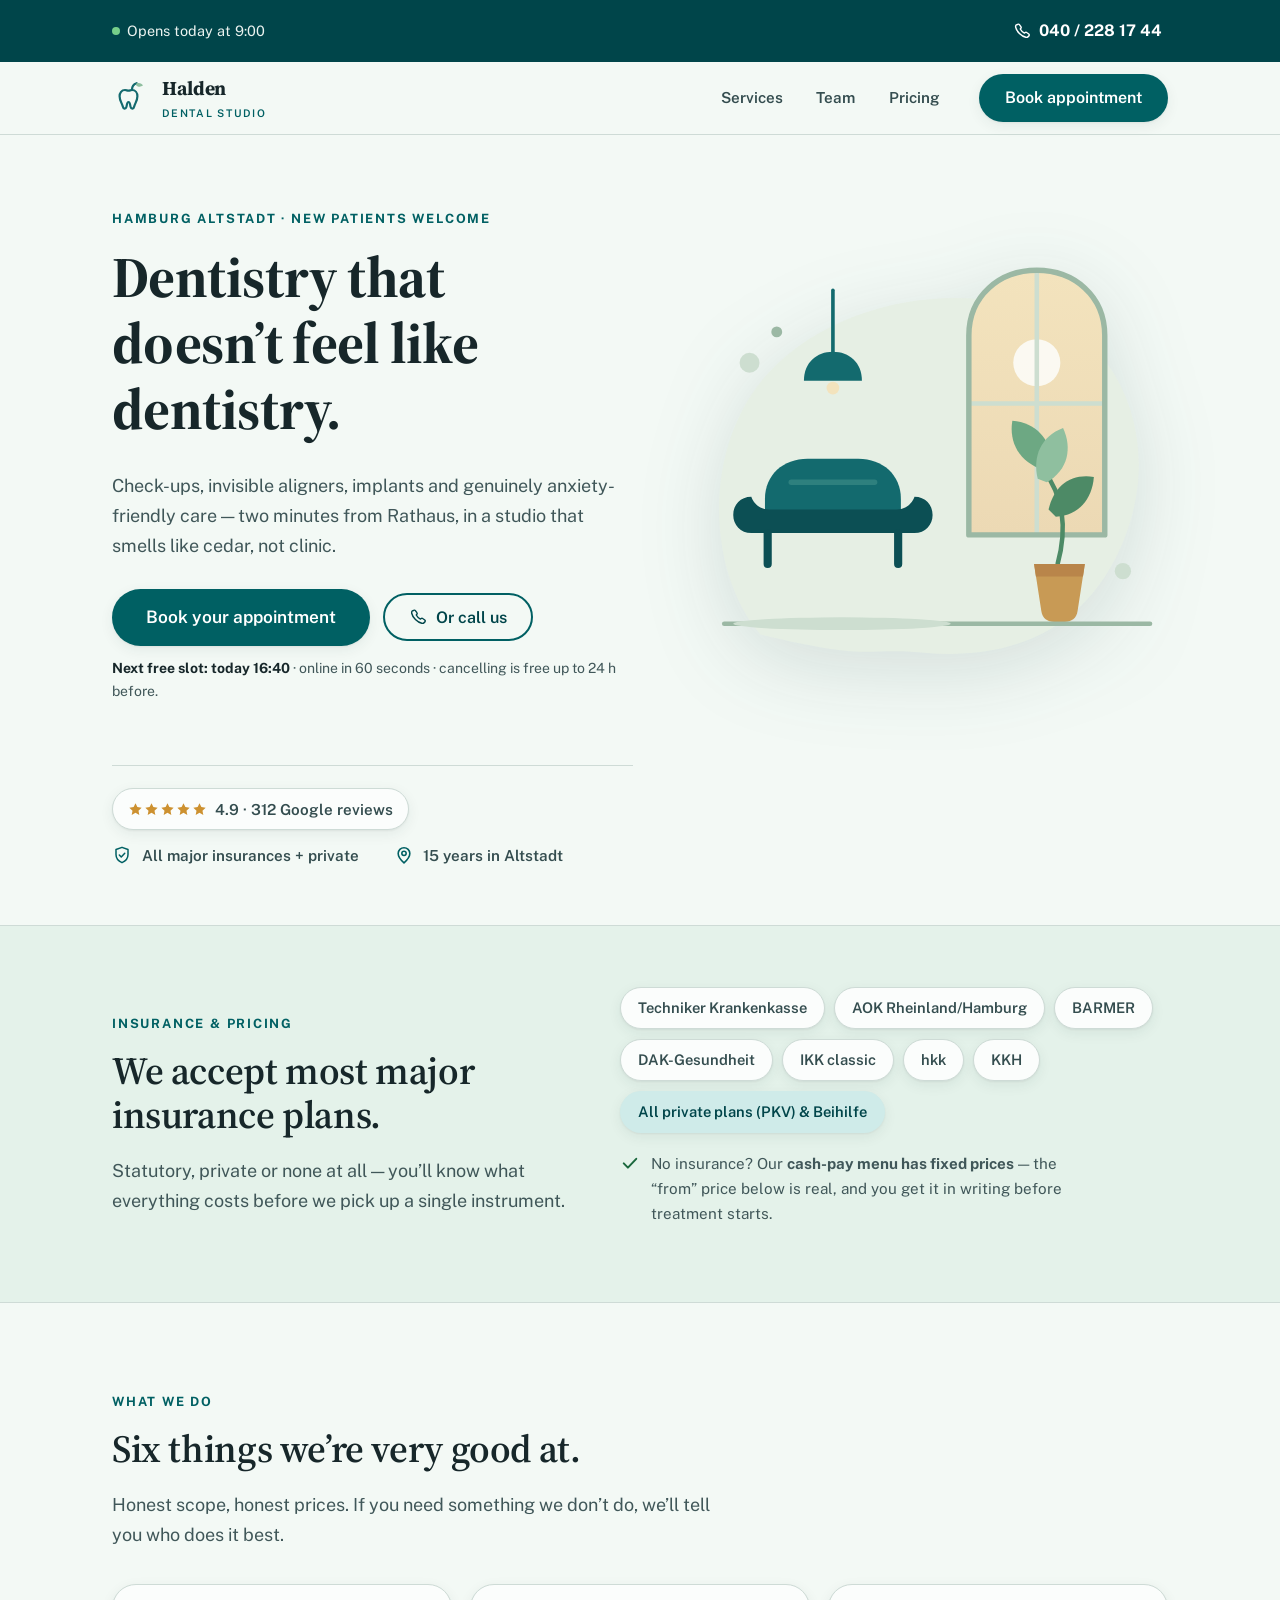
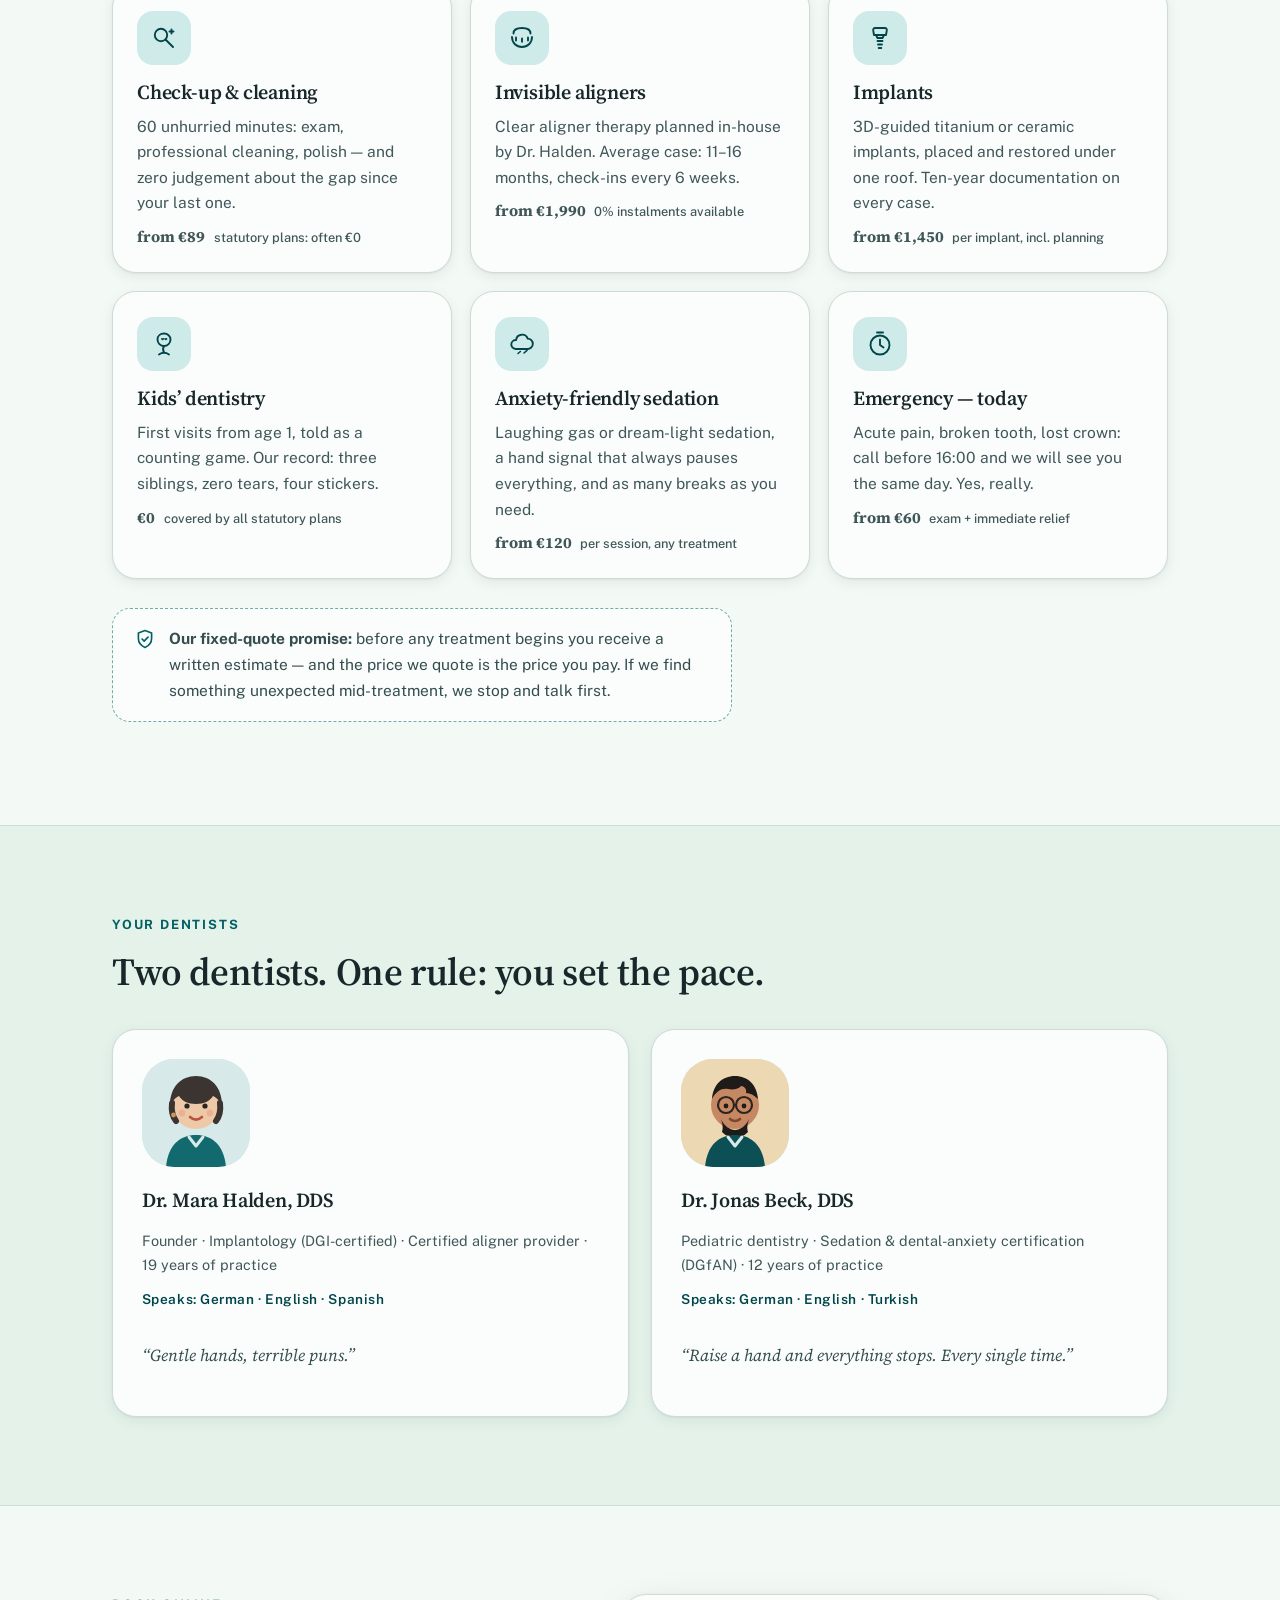
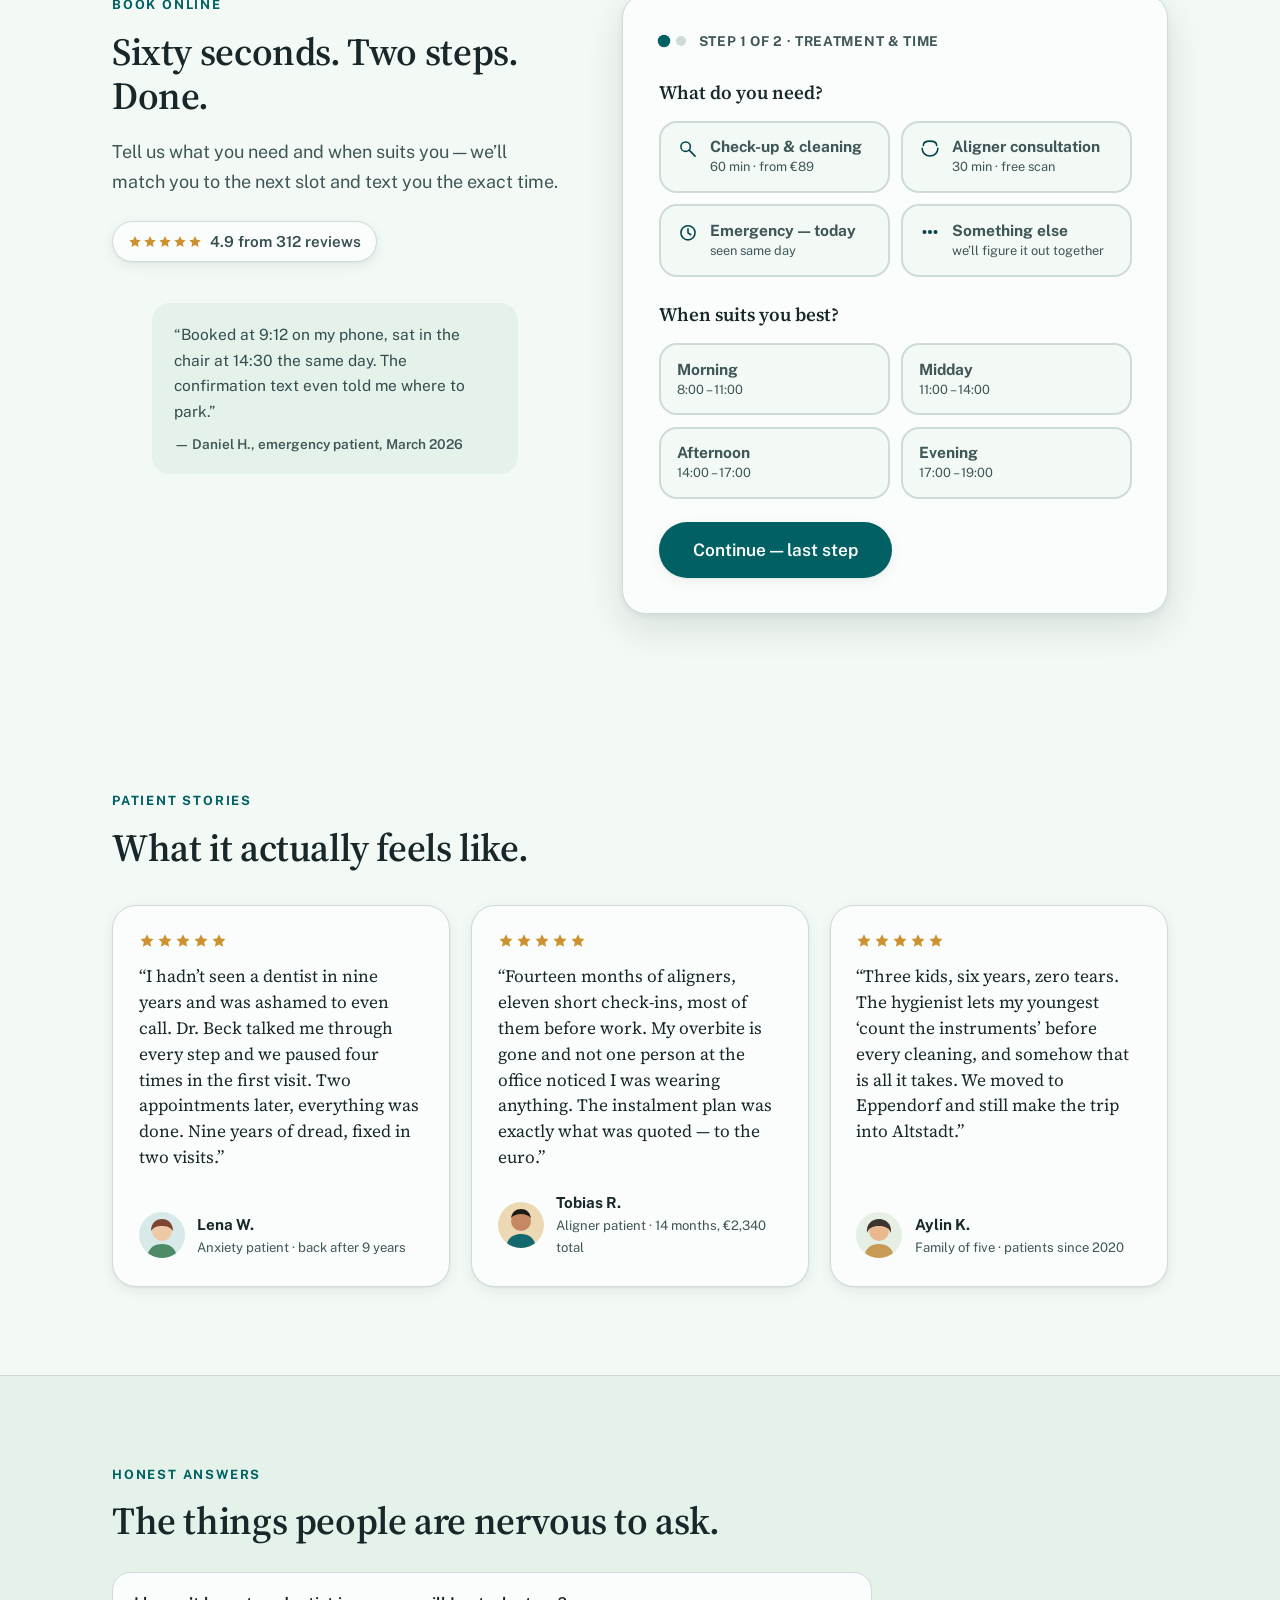
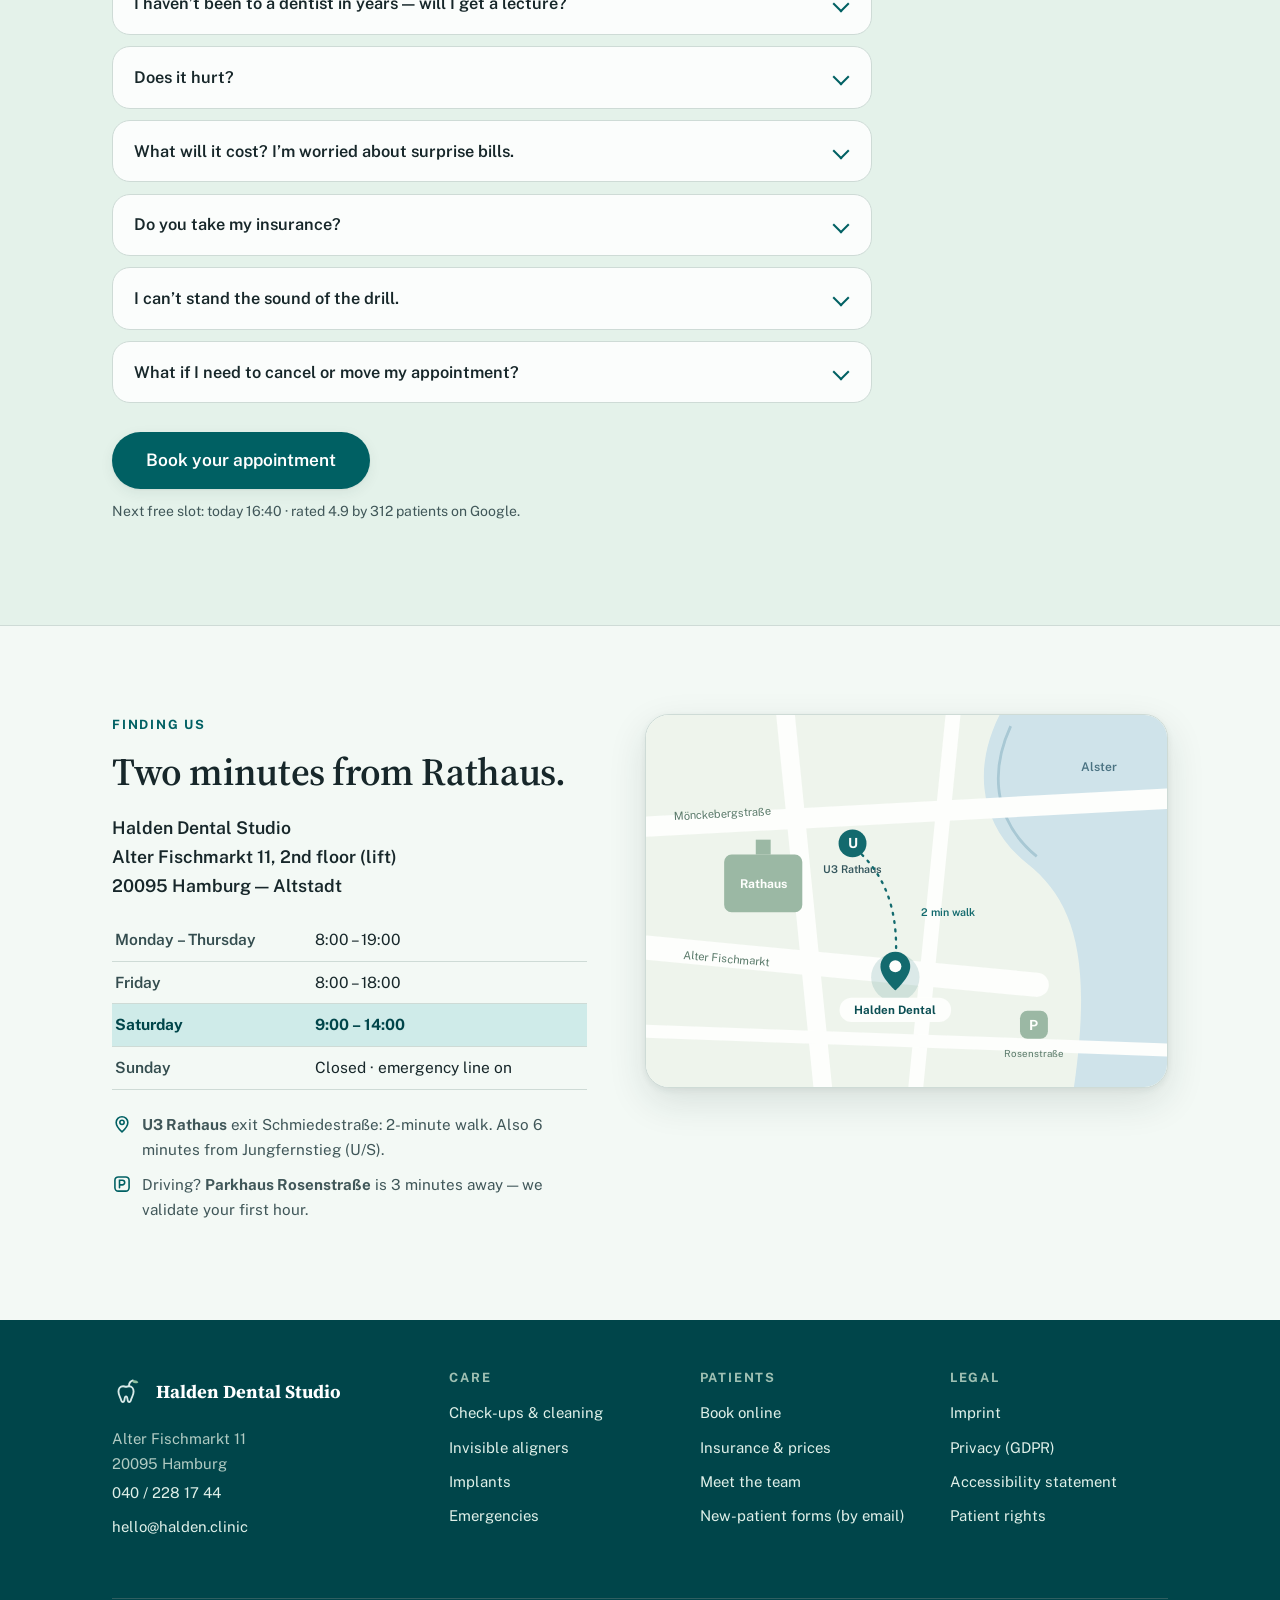
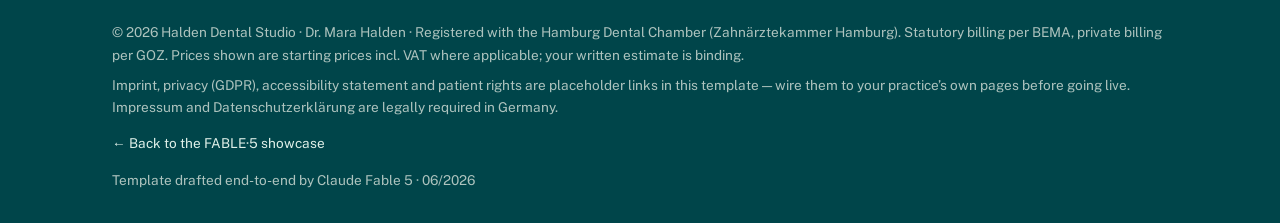
<file: templates/healthcare.html>
<!DOCTYPE html>
<html lang="en">
<head>
<meta charset="UTF-8">
<meta name="viewport" content="width=device-width, initial-scale=1.0">
<link rel="canonical" href="https://this-website-designed-itself.netlify.app/templates/healthcare.html">
<meta property="og:url" content="https://this-website-designed-itself.netlify.app/templates/healthcare.html">
<meta name="author" content="Özden Erdinc">
<script type="application/ld+json">
{"@context":"https://schema.org","@type":"WebPage","@id":"https://this-website-designed-itself.netlify.app/templates/healthcare.html#webpage","name":"Halden Dental Studio — healthcare landing-page template","url":"https://this-website-designed-itself.netlify.app/templates/healthcare.html","description":"A fictional, conversion-optimized dental-practice landing page — one of six industry demo templates in the FABLE·5 showcase, built by Claude Fable 5.","inLanguage":"en","isPartOf":{"@type":"WebSite","@id":"https://this-website-designed-itself.netlify.app/#website","name":"FABLE·5 — The Website That Designed Itself"},"creator":{"@type":"Person","name":"Özden Erdinc","url":"https://this-website-designed-itself.netlify.app/"}}
</script>
<title>Halden Dental Studio — Gentle dentistry in Hamburg Altstadt | Book online in 60 seconds</title>
<meta name="description" content="Check-ups, invisible aligners, implants and anxiety-friendly care, 2 minutes from Rathaus. 4.9 stars from 312 Google reviews. All major insurances accepted. Book online in 60 seconds.">
<meta name="theme-color" content="#f3f7f2">
<link rel="preconnect" href="https://fonts.googleapis.com">
<link rel="preconnect" href="https://fonts.gstatic.com" crossorigin>
<link href="https://fonts.googleapis.com/css2?family=Source+Serif+4:opsz,wght@8..60,400;8..60,600;8..60,700&family=Public+Sans:wght@400;500;600;700&display=swap" rel="stylesheet">
<style>
/* ============ TOKENS ============ */
:root{
  --bg:        oklch(97.6% 0.008 160);   /* cloud white, faint sage tint */
  --bg-sage:   oklch(94.8% 0.018 160);   /* sage wash */
  --card:      oklch(99.3% 0.003 160);
  --ink:       oklch(26% 0.022 210);     /* deep teal-black */
  --ink-soft:  oklch(40% 0.03 205);
  --muted:     oklch(44% 0.028 200);
  --teal:      oklch(44% 0.085 198);     /* deep teal accent */
  --teal-deep: oklch(35% 0.07 202);
  --teal-tint: oklch(92% 0.03 190);
  --sand:      oklch(88% 0.055 80);      /* warm sand, art only */
  --sand-deep: oklch(74% 0.09 70);
  --amber:     oklch(70% 0.13 75);       /* stars */
  --ok:        oklch(46% 0.1 155);
  --err:       oklch(45% 0.14 25);
  --line:      oklch(88% 0.015 170);
  --shadow-s:  0 1px 2px oklch(30% 0.03 200 / .06), 0 4px 14px oklch(30% 0.03 200 / .07);
  --shadow-m:  0 2px 6px oklch(30% 0.03 200 / .07), 0 14px 38px oklch(30% 0.03 200 / .12);
  --r-s: 12px; --r-m: 18px; --r-l: 24px;
  --font-serif: "Source Serif 4", Georgia, serif;
  --font-sans: "Public Sans", Helvetica, sans-serif;
  --wrap: 1120px;
}
@supports not (color: oklch(0% 0 0)){
  :root{
    --bg:#f3f7f2; --bg-sage:#e6efe4; --card:#fdfefc; --ink:#1c2d31; --ink-soft:#33555c;
    --muted:#3f6168; --teal:#136a6e; --teal-deep:#0c4f54; --teal-tint:#d7eae9;
    --sand:#ecd9b4; --sand-deep:#c89a55; --amber:#d9a23f; --ok:#2c7a4b; --err:#a73a32; --line:#d8e2d7;
  }
}
/* ============ BASE ============ */
*,*::before,*::after{box-sizing:border-box}
html{scroll-padding-top:96px}
@media (prefers-reduced-motion:no-preference){html{scroll-behavior:smooth}}
body{
  margin:0; background:var(--bg); color:var(--ink);
  font-family:var(--font-sans); font-size:1.0625rem; line-height:1.65;
  -webkit-font-smoothing:antialiased;
}
h1,h2,h3{font-family:var(--font-serif); line-height:1.15; margin:0 0 .5em; font-weight:600; letter-spacing:-.01em}
h1{font-size:clamp(2.3rem,5.4vw,3.6rem); font-weight:700}
h2{font-size:clamp(1.7rem,3.4vw,2.4rem)}
h3{font-size:1.25rem}
p{margin:0 0 1em}
a{color:var(--teal)}
img,svg{display:block; max-width:100%}
.wrap{max-width:var(--wrap); margin-inline:auto; padding-inline:clamp(1.1rem,4vw,2rem)}
.kicker{
  font-size:.8rem; font-weight:700; letter-spacing:.14em; text-transform:uppercase;
  color:var(--teal); margin:0 0 .9rem;
}
.lede{font-size:1.125rem; color:var(--muted); max-width:56ch}
section{padding-block:clamp(3.4rem,7vw,5.5rem)}
:focus-visible{outline:3px solid var(--teal); outline-offset:3px; border-radius:6px}
::selection{background:var(--teal-tint)}
.skip-link{
  position:absolute; left:-999px; top:0; z-index:200; background:var(--teal-deep); color:#fff;
  padding:.8rem 1.3rem; border-radius:0 0 var(--r-s) 0; font-weight:600; text-decoration:none;
}
.skip-link:focus{left:0}
.sr-only{position:absolute;width:1px;height:1px;padding:0;margin:-1px;overflow:hidden;clip:rect(0 0 0 0);white-space:nowrap;border:0}
/* ============ BUTTONS ============ */
.btn{
  display:inline-flex; align-items:center; justify-content:center; gap:.55rem;
  min-height:48px; padding:.75rem 1.5rem; border-radius:999px;
  font:600 1rem/1.2 var(--font-sans); text-decoration:none; cursor:pointer;
  border:2px solid transparent; transition:background .2s, transform .15s, box-shadow .2s;
}
.btn-primary{background:var(--teal); color:#fff; box-shadow:var(--shadow-s)}
.btn-primary:hover{background:var(--teal-deep); transform:translateY(-1px)}
.btn-ghost{background:transparent; color:var(--teal-deep); border-color:var(--teal)}
.btn-ghost:hover{background:var(--teal-tint)}
.btn-lg{min-height:56px; padding:1rem 2rem; font-size:1.08rem}
.microcopy{font-size:.875rem; color:var(--muted); margin-top:.7rem}
.microcopy strong{color:var(--ink)}
/* ============ UTILITY BAR ============ */
.utility{
  background:var(--teal-deep); color:oklch(96% 0.01 170);
  font-size:.9rem;
}
.utility .wrap{display:flex; flex-wrap:wrap; gap:.4rem 1.5rem; align-items:center; justify-content:space-between; padding-block:.55rem}
.utility .dot{display:inline-block; width:.55em; height:.55em; border-radius:50%; background:oklch(78% 0.13 150); margin-right:.5em; vertical-align:1px}
.utility a.tel{
  color:#fff; font-weight:700; font-size:1rem; text-decoration:none;
  display:inline-flex; align-items:center; gap:.45rem; min-height:44px; padding:.2rem .4rem;
}
.utility a.tel:hover{text-decoration:underline}
/* ============ NAV ============ */
.nav{
  position:sticky; top:0; z-index:100;
  background:oklch(97.6% 0.008 160 / .88); backdrop-filter:blur(10px);
  border-bottom:1px solid var(--line);
}
.nav .wrap{display:flex; align-items:center; gap:1.6rem; padding-block:.7rem}
.brand{display:flex; align-items:center; gap:.65rem; text-decoration:none; color:var(--ink); margin-right:auto; min-height:44px}
.brand-name{font-family:var(--font-serif); font-weight:700; font-size:1.22rem; letter-spacing:-.01em}
.brand-name small{display:block; font-family:var(--font-sans); font-weight:600; font-size:.66rem; letter-spacing:.16em; text-transform:uppercase; color:var(--teal)}
.nav-links{display:flex; gap:.4rem; list-style:none; margin:0; padding:0}
.nav-links a{
  display:inline-flex; align-items:center; min-height:44px; padding:.35rem .85rem;
  color:var(--ink-soft); text-decoration:none; font-weight:600; font-size:.95rem; border-radius:999px;
}
.nav-links a:hover{background:var(--bg-sage); color:var(--ink)}
@media (max-width:720px){ .nav-links{display:none} .nav .btn{margin-left:auto} }
/* ============ HERO ============ */
.hero{padding-block:clamp(2.6rem,6vw,4.6rem) clamp(2.4rem,5vw,3.6rem); overflow:clip}
.hero .wrap{display:grid; grid-template-columns:1.05fr .95fr; gap:clamp(2rem,5vw,4rem); align-items:center}
@media (max-width:860px){ .hero .wrap{grid-template-columns:1fr} }
.hero h1{max-width:14ch}
.hero .lede{margin-bottom:1.8rem}
.hero-cta{display:flex; flex-wrap:wrap; gap:.8rem; align-items:center}
.hero-art{position:relative}
.hero-art svg{width:100%; height:auto; filter:drop-shadow(0 18px 40px oklch(35% 0.05 190 / .14))}
.trust-strip{
  margin-top:clamp(2rem,4vw,3rem);
  display:flex; flex-wrap:wrap; gap:.8rem 2.2rem; align-items:center;
  border-top:1px solid var(--line); padding-top:1.4rem;
}
.trust-item{display:flex; align-items:center; gap:.6rem; font-size:.95rem; font-weight:600; color:var(--ink-soft)}
.trust-item .stars{display:inline-flex; gap:1px; color:var(--amber)}
.badge-pill{
  display:inline-flex; align-items:center; gap:.5rem; background:var(--card); border:1px solid var(--line);
  border-radius:999px; padding:.45rem .95rem; box-shadow:var(--shadow-s);
}
/* ============ INSURANCE ============ */
.insurance{background:var(--bg-sage); border-block:1px solid var(--line); padding-block:clamp(2.6rem,5vw,3.8rem)}
.insurance .wrap{display:grid; grid-template-columns:1fr 1.2fr; gap:clamp(1.6rem,4vw,3.4rem); align-items:center}
@media (max-width:820px){ .insurance .wrap{grid-template-columns:1fr} }
.chips{display:flex; flex-wrap:wrap; gap:.6rem; margin:0; padding:0; list-style:none}
.chips li{
  background:var(--card); border:1px solid var(--line); border-radius:999px;
  padding:.5rem 1.05rem; font-weight:600; font-size:.92rem; color:var(--ink-soft); box-shadow:var(--shadow-s);
}
.chips li.alt{background:var(--teal-tint); border-color:transparent; color:var(--teal-deep)}
.fixedprice{
  margin-top:1.1rem; display:flex; gap:.7rem; align-items:flex-start;
  font-size:.95rem; color:var(--muted); max-width:52ch;
}
.fixedprice svg{flex:none; margin-top:.15rem; color:var(--ok)}
/* ============ SERVICES ============ */
.services-outer{container-type:inline-size}
.svc-grid{display:grid; gap:1.1rem; grid-template-columns:1fr; margin-top:2.2rem}
@container (min-width:560px){ .svc-grid{grid-template-columns:repeat(2,1fr)} }
@container (min-width:900px){ .svc-grid{grid-template-columns:repeat(3,1fr)} }
.svc-card{
  background:var(--card); border:1px solid var(--line); border-radius:var(--r-l);
  padding:1.6rem 1.5rem 1.4rem; box-shadow:var(--shadow-s);
  display:flex; flex-direction:column; gap:.5rem;
  transition:transform .2s, box-shadow .2s;
}
.svc-card:hover{transform:translateY(-3px); box-shadow:var(--shadow-m)}
.svc-icon{
  width:54px; height:54px; border-radius:16px; background:var(--teal-tint); color:var(--teal-deep);
  display:grid; place-items:center; margin-bottom:.5rem;
}
.svc-card h3{margin-bottom:.1rem}
.svc-card p{color:var(--muted); font-size:.97rem; margin:0; flex:1}
.svc-price{
  margin-top:.9rem; font-family:var(--font-serif); font-weight:700; font-size:1.12rem; color:var(--teal-deep);
}
.svc-price small{font-family:var(--font-sans); font-weight:500; font-size:.8rem; color:var(--muted); margin-left:.35rem}
.guarantee-line{
  margin-top:1.8rem; display:flex; gap:.8rem; align-items:flex-start;
  background:var(--card); border:1px dashed oklch(70% 0.06 190); border-radius:var(--r-m);
  padding:1.1rem 1.3rem; max-width:62ch; font-size:.97rem; color:var(--ink-soft);
}
.guarantee-line svg{flex:none; color:var(--teal); margin-top:.1rem}
/* ============ TEAM ============ */
.team{background:var(--bg-sage); border-block:1px solid var(--line)}
.team-grid{display:grid; grid-template-columns:repeat(auto-fit,minmax(300px,1fr)); gap:1.4rem; margin-top:2.2rem}
.doc-card{
  background:var(--card); border:1px solid var(--line); border-radius:var(--r-l);
  padding:1.8rem; box-shadow:var(--shadow-s); display:flex; flex-direction:column; gap:.4rem;
}
.doc-card .portrait{width:108px; height:108px; border-radius:32px; overflow:hidden; margin-bottom:1rem; background:var(--teal-tint)}
.doc-card .creds{font-size:.9rem; color:var(--muted); margin:0 0 .35rem}
.doc-card .langs{font-size:.85rem; font-weight:600; color:var(--teal-deep); letter-spacing:.04em}
.doc-card .personal{font-family:var(--font-serif); font-style:italic; font-size:1.05rem; color:var(--ink-soft); margin:.7rem 0 1.1rem}
.doc-card .btn{align-self:flex-start}
/* ============ BOOKING ============ */
.booking .wrap{display:grid; grid-template-columns:.9fr 1.1fr; gap:clamp(2rem,5vw,4rem); align-items:start}
@media (max-width:900px){ .booking .wrap{grid-template-columns:1fr} }
.booking-side .mini-quote{
  background:var(--bg-sage); border-radius:var(--r-m); padding:1.2rem 1.4rem; margin-top:1.6rem;
  font-size:.97rem; color:var(--ink-soft);
}
.booking-side .mini-quote footer{font-weight:600; font-size:.85rem; margin-top:.5rem; color:var(--muted)}
.form-shell{
  background:var(--card); border:1px solid var(--line); border-radius:var(--r-l);
  padding:clamp(1.4rem,3.5vw,2.2rem); box-shadow:var(--shadow-m);
}
.progress{display:flex; align-items:center; gap:.8rem; margin-bottom:1.5rem}
.progress .pdots{display:flex; gap:.45rem}
.progress .pdot{width:10px; height:10px; border-radius:50%; background:var(--line); transition:background .25s, transform .25s}
.progress .pdot[data-state="current"]{background:var(--teal); transform:scale(1.25)}
.progress .pdot[data-state="done"]{background:var(--ok)}
.progress .plabel{font-size:.85rem; font-weight:700; letter-spacing:.05em; color:var(--muted); text-transform:uppercase}
fieldset{border:0; padding:0; margin:0 0 1.4rem}
legend{font-family:var(--font-serif); font-weight:600; font-size:1.18rem; margin-bottom:.8rem; padding:0}
.rgrid{display:grid; grid-template-columns:repeat(2,1fr); gap:.7rem}
@media (max-width:480px){ .rgrid{grid-template-columns:1fr} }
.rcard{
  position:relative; display:flex; gap:.7rem; align-items:flex-start; cursor:pointer;
  border:2px solid var(--line); border-radius:var(--r-m); padding:.85rem 1rem; min-height:56px;
  background:var(--bg); transition:border-color .2s, background .2s;
}
.rcard:hover{border-color:oklch(70% 0.06 190)}
.rcard:has(input:checked){border-color:var(--teal); background:var(--teal-tint)}
.rcard:has(input:focus-visible){outline:3px solid var(--teal); outline-offset:2px}
.rcard input{position:absolute; opacity:0; pointer-events:none}
.rcard .ric{flex:none; color:var(--teal-deep); margin-top:.1rem}
.rcard b{display:block; font-size:.97rem; line-height:1.3}
.rcard span{display:block; font-size:.8rem; color:var(--muted)}
.field{position:relative; margin-bottom:1.2rem}
.field label{display:block; font-weight:600; font-size:.95rem; margin-bottom:.4rem}
.field .hint{font-weight:400; color:var(--muted); font-size:.85rem}
.field input{
  width:100%; min-height:52px; padding:.7rem 2.8rem .7rem 1rem;
  border:2px solid var(--line); border-radius:var(--r-s); background:var(--bg);
  font:500 1.05rem var(--font-sans); color:var(--ink);
}
.field input:focus-visible{outline:3px solid var(--teal); outline-offset:1px; border-color:var(--teal)}
.field.err input{border-color:var(--err)}
.field .tick{position:absolute; right:.9rem; bottom:.95rem; color:var(--ok); opacity:0; transition:opacity .2s}
.field.ok .tick{opacity:1}
.fmsg{display:none; font-size:.875rem; font-weight:600; color:var(--err); margin-top:.45rem}
.field.err .fmsg, .gmsg[data-show]{display:block}
.gmsg{display:none; font-size:.875rem; font-weight:600; color:var(--err); margin-top:.6rem}
.fstep[hidden]{display:none}
@media (prefers-reduced-motion:no-preference){
  .fstep{transition:opacity .3s, translate .3s}
  @starting-style{ .fstep{opacity:0; translate:0 14px} }
}
.fnav{display:flex; gap:.8rem; align-items:center; flex-wrap:wrap}
.fnav .btn{flex:none}
.form-privacy{display:flex; gap:.6rem; align-items:flex-start; margin-top:1.2rem; font-size:.85rem; color:var(--muted)}
.form-privacy svg{flex:none; color:var(--teal); margin-top:.1rem}
.success-panel{text-align:center; padding:1.4rem .5rem}
.success-panel[hidden]{display:none}
@media (prefers-reduced-motion:no-preference){
  .success-panel{transition:opacity .4s, translate .4s}
  @starting-style{ .success-panel{opacity:0; translate:0 16px} }
}
.success-panel .ring{
  width:84px; height:84px; margin:0 auto 1.2rem; border-radius:50%;
  background:var(--teal-tint); display:grid; place-items:center; color:var(--ok);
}
@media (prefers-reduced-motion:no-preference){
  .success-panel .ring svg path{stroke-dasharray:48; stroke-dashoffset:48; animation:draw .6s .15s ease-out forwards}
  @keyframes draw{to{stroke-dashoffset:0}}
}
.success-sum{display:flex; flex-wrap:wrap; gap:.5rem; justify-content:center; margin:1.1rem 0 1.3rem; padding:0; list-style:none}
.success-sum li{background:var(--bg-sage); border-radius:999px; padding:.45rem 1rem; font-weight:600; font-size:.88rem; color:var(--ink-soft)}
/* ============ TESTIMONIALS ============ */
.quotes-grid{display:grid; grid-template-columns:repeat(auto-fit,minmax(280px,1fr)); gap:1.3rem; margin-top:2.2rem}
.quote-card{
  background:var(--card); border:1px solid var(--line); border-radius:var(--r-l);
  padding:1.7rem 1.6rem; box-shadow:var(--shadow-s); display:flex; flex-direction:column;
}
.quote-card .stars{color:var(--amber); display:flex; gap:2px; margin-bottom:.9rem}
.quote-card blockquote{margin:0 0 1.2rem; font-family:var(--font-serif); font-size:1.08rem; line-height:1.5; color:var(--ink); flex:1}
.quote-who{display:flex; align-items:center; gap:.8rem}
.quote-who .av{width:46px; height:46px; border-radius:50%; overflow:hidden; flex:none}
.quote-who b{display:block; font-size:.95rem}
.quote-who span{display:block; font-size:.82rem; color:var(--muted)}
/* ============ FAQ ============ */
.faq{background:var(--bg-sage); border-block:1px solid var(--line)}
.faq-list{max-width:760px; margin-top:1.8rem}
.faq-list details{
  background:var(--card); border:1px solid var(--line); border-radius:var(--r-m);
  margin-bottom:.7rem; overflow:clip;
}
.faq-list summary{
  list-style:none; cursor:pointer; display:flex; justify-content:space-between; gap:1rem; align-items:center;
  padding:1.05rem 1.3rem; font-weight:600; font-size:1.02rem; min-height:52px;
}
.faq-list summary::-webkit-details-marker{display:none}
.faq-list summary::after{
  content:""; flex:none; width:12px; height:12px;
  border-right:2.5px solid var(--teal); border-bottom:2.5px solid var(--teal);
  transform:rotate(45deg); transition:transform .25s; margin-right:.2rem;
}
.faq-list details[open] summary::after{transform:rotate(-135deg)}
.faq-list summary:focus-visible{outline:3px solid var(--teal); outline-offset:-3px; border-radius:var(--r-m)}
.faq-list .faq-a{padding:0 1.3rem 1.2rem; color:var(--ink-soft); font-size:.99rem}
.faq-cta{margin-top:1.8rem}
/* ============ LOCATION ============ */
.location .wrap{display:grid; grid-template-columns:1fr 1.1fr; gap:clamp(2rem,5vw,3.6rem); align-items:start}
@media (max-width:860px){ .location .wrap{grid-template-columns:1fr} }
.hours-table{width:100%; border-collapse:collapse; margin:1.2rem 0 1.4rem; font-size:.97rem}
.hours-table th,.hours-table td{text-align:left; padding:.5rem .2rem; border-bottom:1px solid var(--line)}
.hours-table th{font-weight:600; color:var(--ink-soft)}
.hours-table tr[aria-current="date"]{background:var(--teal-tint)}
.hours-table tr[aria-current="date"] th,.hours-table tr[aria-current="date"] td{font-weight:700; color:var(--teal-deep)}
.loc-note{display:flex; gap:.6rem; align-items:flex-start; font-size:.95rem; color:var(--muted); margin-bottom:.6rem}
.loc-note svg{flex:none; color:var(--teal); margin-top:.15rem}
.map-card{border-radius:var(--r-l); overflow:hidden; border:1px solid var(--line); box-shadow:var(--shadow-m); background:var(--card)}
/* ============ FOOTER ============ */
footer.site{background:var(--teal-deep); color:oklch(90% 0.015 180); padding-block:3.2rem 2rem; font-size:.93rem}
footer.site a{color:oklch(94% 0.02 170); text-decoration:none; display:inline-block; padding:.3rem 0; min-height:34px}
footer.site a:hover{text-decoration:underline}
.foot-grid{display:grid; grid-template-columns:1.4fr 1fr 1fr 1fr; gap:2rem; margin-bottom:2.4rem}
@media (max-width:760px){ .foot-grid{grid-template-columns:1fr 1fr} }
@media (max-width:460px){ .foot-grid{grid-template-columns:1fr} }
.foot-grid h3{font-size:.8rem; font-family:var(--font-sans); font-weight:700; letter-spacing:.14em; text-transform:uppercase; color:oklch(78% 0.04 170); margin-bottom:.7rem}
.foot-grid ul{list-style:none; margin:0; padding:0}
.foot-legal{border-top:1px solid oklch(45% 0.05 200); padding-top:1.4rem; display:flex; flex-direction:column; gap:.5rem}
.foot-legal p{margin:0; color:oklch(80% 0.025 180); font-size:.85rem}
/* ============ STICKY MOBILE BAR ============ */
.mobilebar{display:none}
@media (max-width:720px){
  body{padding-bottom:88px}
  .mobilebar{
    display:flex; gap:.7rem; position:fixed; left:0; right:0; bottom:0; z-index:120;
    padding:.7rem max(1rem, env(safe-area-inset-left)) calc(.7rem + env(safe-area-inset-bottom));
    background:oklch(99% 0.004 160 / .92); backdrop-filter:blur(10px);
    border-top:1px solid var(--line); box-shadow:0 -8px 30px oklch(30% 0.03 200 / .12);
  }
  .mobilebar .btn-primary{flex:1}
  .mobilebar .btn-ghost{flex:none; width:52px; padding:0}
}
/* ============ REVEALS / MOTION ============ */
@media (prefers-reduced-motion:no-preference){
  .reveal{opacity:0; translate:0 22px; transition:opacity .6s ease, translate .6s ease}
  .reveal.in{opacity:1; translate:0 0}
  @supports (animation-timeline: view()){
    .svc-card{animation:rise linear both; animation-timeline:view(); animation-range:entry 5% entry 45%}
    @keyframes rise{from{opacity:.2; transform:translateY(26px)} to{opacity:1; transform:none}}
  }
}
@media (prefers-reduced-motion:reduce){
  *,*::before,*::after{animation:none !important; transition:none !important}
  html{scroll-behavior:auto}
}
</style>
</head>
<body>
<a class="skip-link" href="#main">Skip to main content</a>

<!-- Reusable SVG symbols -->
<svg aria-hidden="true" style="position:absolute;width:0;height:0" focusable="false">
  <symbol id="i-star" viewBox="0 0 20 20"><path fill="currentColor" d="M10 1.6l2.5 5.2 5.7.7-4.2 4 1.1 5.7L10 14.4l-5.1 2.8 1.1-5.7-4.2-4 5.7-.7z"/></symbol>
  <symbol id="i-phone" viewBox="0 0 24 24"><path fill="none" stroke="currentColor" stroke-width="1.9" stroke-linecap="round" stroke-linejoin="round" d="M4.5 3.8c-.8.8-1.2 2-.9 3.2 1.3 5.9 7.5 12.1 13.4 13.4 1.2.3 2.4-.1 3.2-.9l1-1c.7-.7.6-1.9-.2-2.5l-2.7-2c-.6-.5-1.5-.5-2.1 0l-1 .8c-2.1-1.1-4.4-3.4-5.5-5.5l.8-1c.5-.6.5-1.5 0-2.1l-2-2.7c-.6-.8-1.8-.9-2.5-.2z"/></symbol>
  <symbol id="i-check" viewBox="0 0 24 24"><path fill="none" stroke="currentColor" stroke-width="2.4" stroke-linecap="round" stroke-linejoin="round" d="M4.5 12.5l5 5L19.5 7"/></symbol>
  <symbol id="i-shield" viewBox="0 0 24 24"><path fill="none" stroke="currentColor" stroke-width="1.8" stroke-linecap="round" stroke-linejoin="round" d="M12 2.8l7.2 2.6v6.1c0 4.6-3 8-7.2 9.7-4.2-1.7-7.2-5.1-7.2-9.7V5.4z M8.8 12l2.3 2.3 4.2-4.4"/></symbol>
  <symbol id="i-pin" viewBox="0 0 24 24"><path fill="none" stroke="currentColor" stroke-width="1.9" stroke-linecap="round" stroke-linejoin="round" d="M12 21.5s-7-6.3-7-11.3a7 7 0 1 1 14 0c0 5-7 11.3-7 11.3z"/><circle cx="12" cy="10" r="2.6" fill="none" stroke="currentColor" stroke-width="1.9"/></symbol>
</svg>

<!-- (1) UTILITY TOP BAR -->
<div class="utility">
  <div class="wrap">
    <p style="margin:0" id="open-status"><span class="dot" aria-hidden="true"></span>Open today &middot; Mon&ndash;Thu 8:00&ndash;19:00, Fri until 18:00, Sat 9:00&ndash;14:00</p>
    <a class="tel" href="tel:+494022817440">
      <svg width="18" height="18" aria-hidden="true"><use href="#i-phone"/></svg>
      040 / 228 17 44
    </a>
  </div>
</div>

<!-- (2) NAV -->
<header class="nav">
  <div class="wrap">
    <a class="brand" href="#top" aria-label="Halden Dental Studio — home">
      <svg width="40" height="40" viewBox="0 0 40 40" aria-hidden="true">
        <path d="M13 12c-3.4 0-5.4 2.8-5.4 6.2 0 4.6 2.4 6.8 3.3 10.6.5 2.2 2.8 2.5 3.5.2.7-2.3.4-5 2.1-5s1.4 2.7 2.1 5c.7 2.3 3 2 3.5-.2.9-3.8 3.3-6 3.3-10.6 0-3.4-2-6.2-5.4-6.2-1.4 0-2.2.7-3.5.7s-2.1-.7-3.5-.7z" fill="none" stroke="#136a6e" stroke-width="2.2" stroke-linejoin="round"/>
        <path d="M20 11.6c0-3.2 1.4-5.4 4.6-6.4" fill="none" stroke="#136a6e" stroke-width="2.2" stroke-linecap="round"/>
        <path d="M24.6 5.2c2.8-.9 5.4.2 6.4 2.4-2.2 1.5-5 1.4-6.7-.2-.4-.7-.3-1.6.3-2.2z" fill="#8fbf9f"/>
      </svg>
      <span class="brand-name">Halden<small>Dental Studio</small></span>
    </a>
    <nav aria-label="Main">
      <ul class="nav-links">
        <li><a href="#services">Services</a></li>
        <li><a href="#team">Team</a></li>
        <li><a href="#pricing">Pricing</a></li>
      </ul>
    </nav>
    <a class="btn btn-primary" href="#book">Book appointment</a>
  </div>
</header>

<main id="main">
<!-- (3) HERO -->
<section class="hero" id="top" aria-labelledby="hero-h">
  <div class="wrap">
    <div>
      <p class="kicker">Hamburg Altstadt &middot; New patients welcome</p>
      <h1 id="hero-h">Dentistry that doesn&rsquo;t feel like dentistry.</h1>
      <p class="lede">Check-ups, invisible aligners, implants and genuinely anxiety-friendly care &mdash; two minutes from Rathaus, in a studio that smells like cedar, not clinic.</p>
      <div class="hero-cta">
        <a class="btn btn-primary btn-lg" href="#book">Book your appointment</a>
        <a class="btn btn-ghost" href="tel:+494022817440">
          <svg width="18" height="18" aria-hidden="true"><use href="#i-phone"/></svg>
          Or call us
        </a>
      </div>
      <p class="microcopy"><strong>Next free slot: today 16:40</strong> &middot; online in 60 seconds &middot; cancelling is free up to 24&nbsp;h before.</p>
    </div>
    <div class="hero-art" aria-hidden="true">
      <!-- Calm studio interior: window, plant, armchair, pendant light -->
      <svg viewBox="0 0 520 460" role="img" aria-label="">
        <defs>
          <linearGradient id="sun" x1="0" y1="0" x2="0" y2="1">
            <stop offset="0" stop-color="#f3e3bd"/><stop offset="1" stop-color="#ecd9b4"/>
          </linearGradient>
        </defs>
        <path d="M70 420c-60-70-65-210 10-290S290 30 380 65s130 140 95 240-115 145-225 135c-70-6-55 10-180-20z" fill="#e6efe4"/>
        <g><!-- arched window -->
          <path d="M300 90h150v220H300z" fill="#fdfefc"/>
          <path d="M300 90c0-44 34-72 75-72s75 28 75 72v220H300z" fill="url(#sun)"/>
          <circle cx="375" cy="120" r="26" fill="#fdfefc" opacity=".85"/>
          <path d="M375 18v292M300 165h150" stroke="#cdded0" stroke-width="5"/>
          <path d="M300 90c0-44 34-72 75-72s75 28 75 72v220H300z" fill="none" stroke="#9bb8a4" stroke-width="6" stroke-linejoin="round"/>
        </g>
        <g><!-- pendant light -->
          <path d="M150 40v74" stroke="#136a6e" stroke-width="4" stroke-linecap="round"/>
          <path d="M118 140c0-20 14-32 32-32s32 12 32 32z" fill="#136a6e"/>
          <circle cx="150" cy="148" r="7" fill="#f3e3bd"/>
        </g>
        <g><!-- armchair -->
          <path d="M75 270c0-26 20-44 47-44h56c27 0 47 18 47 44v18H75z" fill="#136a6e"/>
          <path d="M60 268c-12 0-20 9-20 20s8 20 20 20h180c12 0 20-9 20-20s-8-20-20-20c0 0-4 14-20 14H80c-16 0-20-14-20-14z" fill="#0c4f54"/>
          <path d="M78 308v34M222 308v34" stroke="#0c4f54" stroke-width="9" stroke-linecap="round"/>
          <path d="M104 252h92" stroke="#3a8a86" stroke-width="6" stroke-linecap="round" opacity=".7"/>
        </g>
        <g><!-- plant -->
          <path d="M398 342c12-44 4-78-16-104" fill="none" stroke="#4d8a66" stroke-width="5" stroke-linecap="round"/>
          <path d="M382 238c-26-8-38-30-34-54 26 2 42 20 44 46z" fill="#6da883"/>
          <path d="M386 252c24-14 28-38 18-60-24 9-34 31-28 56z" fill="#8fbf9f"/>
          <path d="M396 290c26-2 40-20 42-44-26-4-44 10-50 36z" fill="#4d8a66"/>
          <path d="M372 342h56l-8 52c-1 8-7 12-14 12h-12c-7 0-13-4-14-12z" fill="#c89a55"/>
          <path d="M372 342h56l-2 14h-52z" fill="#b9854a"/>
        </g>
        <path d="M30 408h470" stroke="#9bb8a4" stroke-width="5" stroke-linecap="round"/>
        <ellipse cx="160" cy="408" rx="120" ry="7" fill="#cdded0"/>
        <circle cx="58" cy="120" r="11" fill="#cdded0"/>
        <circle cx="88" cy="86" r="6" fill="#9bb8a4"/>
        <circle cx="470" cy="350" r="9" fill="#cdded0"/>
      </svg>
    </div>
  </div>
  <div class="wrap">
    <div class="trust-strip">
      <span class="trust-item badge-pill">
        <span class="stars" aria-hidden="true">
          <svg width="15" height="15"><use href="#i-star"/></svg><svg width="15" height="15"><use href="#i-star"/></svg><svg width="15" height="15"><use href="#i-star"/></svg><svg width="15" height="15"><use href="#i-star"/></svg><svg width="15" height="15"><use href="#i-star"/></svg>
        </span>
        <span class="sr-only">Rated 4.9 out of 5 stars from 312 Google reviews</span>
        <span aria-hidden="true">4.9 &middot; 312 Google reviews</span>
      </span>
      <span class="trust-item">
        <svg width="20" height="20" aria-hidden="true" style="color:var(--teal)"><use href="#i-shield"/></svg>
        All major insurances + private
      </span>
      <span class="trust-item">
        <svg width="20" height="20" aria-hidden="true" style="color:var(--teal)"><use href="#i-pin"/></svg>
        15 years in Altstadt
      </span>
    </div>
  </div>
</section>

<!-- (4) INSURANCE CLARITY -->
<section class="insurance" id="pricing" aria-labelledby="ins-h">
  <div class="wrap">
    <div class="reveal">
      <p class="kicker">Insurance &amp; pricing</p>
      <h2 id="ins-h">We accept most major insurance plans.</h2>
      <p class="lede" style="margin-bottom:0">Statutory, private or none at all &mdash; you&rsquo;ll know what everything costs before we pick up a single instrument.</p>
    </div>
    <div class="reveal">
      <ul class="chips" aria-label="Accepted insurance plans">
        <li>Techniker Krankenkasse</li>
        <li>AOK Rheinland/Hamburg</li>
        <li>BARMER</li>
        <li>DAK-Gesundheit</li>
        <li>IKK classic</li>
        <li>hkk</li>
        <li>KKH</li>
        <li class="alt">All private plans (PKV) &amp; Beihilfe</li>
      </ul>
      <p class="fixedprice">
        <svg width="20" height="20" aria-hidden="true"><use href="#i-check"/></svg>
        <span>No insurance? Our <strong>cash-pay menu has fixed prices</strong> &mdash; the &ldquo;from&rdquo; price below is real, and you get it in writing before treatment starts.</span>
      </p>
    </div>
  </div>
</section>

<!-- (5) SERVICES -->
<section id="services" aria-labelledby="svc-h">
  <div class="wrap services-outer">
    <div class="reveal">
      <p class="kicker">What we do</p>
      <h2 id="svc-h">Six things we&rsquo;re very good at.</h2>
      <p class="lede">Honest scope, honest prices. If you need something we don&rsquo;t do, we&rsquo;ll tell you who does it best.</p>
    </div>
    <div class="svc-grid">
      <article class="svc-card">
        <div class="svc-icon" aria-hidden="true">
          <svg width="28" height="28" viewBox="0 0 28 28" fill="none" stroke="currentColor" stroke-width="1.9" stroke-linecap="round" stroke-linejoin="round">
            <circle cx="11" cy="11" r="6.2"/><path d="M15.5 15.5L23 23"/><path d="M21.5 5.5v4M19.5 7.5h4"/>
          </svg>
        </div>
        <h3>Check-up &amp; cleaning</h3>
        <p>60 unhurried minutes: exam, professional cleaning, polish &mdash; and zero judgement about the gap since your last one.</p>
        <p class="svc-price">from &euro;89 <small>statutory plans: often &euro;0</small></p>
      </article>
      <article class="svc-card">
        <div class="svc-icon" aria-hidden="true">
          <svg width="28" height="28" viewBox="0 0 28 28" fill="none" stroke="currentColor" stroke-width="1.9" stroke-linecap="round" stroke-linejoin="round">
            <path d="M4 13c0 6 4.5 10 10 10s10-4 10-10"/><path d="M5.5 9.5C5.5 6 9 4 14 4s8.5 2 8.5 5.5"/><path d="M8 13.5v3M14 14.5v3.2M20 13.5v3"/>
          </svg>
        </div>
        <h3>Invisible aligners</h3>
        <p>Clear aligner therapy planned in-house by Dr. Halden. Average case: 11&ndash;16 months, check-ins every 6 weeks.</p>
        <p class="svc-price">from &euro;1,990 <small>0% instalments available</small></p>
      </article>
      <article class="svc-card">
        <div class="svc-icon" aria-hidden="true">
          <svg width="28" height="28" viewBox="0 0 28 28" fill="none" stroke="currentColor" stroke-width="1.9" stroke-linecap="round" stroke-linejoin="round">
            <path d="M9 4h10c1 0 2 1 1.8 2.4l-.8 4.6H8L7.2 6.4C7 5 8 4 9 4z"/><path d="M10 11l1.5 3h5L18 11"/><path d="M11.5 17h5M12 20.5h4M12.7 24h2.6"/>
          </svg>
        </div>
        <h3>Implants</h3>
        <p>3D-guided titanium or ceramic implants, placed and restored under one roof. Ten-year documentation on every case.</p>
        <p class="svc-price">from &euro;1,450 <small>per implant, incl. planning</small></p>
      </article>
      <article class="svc-card">
        <div class="svc-icon" aria-hidden="true">
          <svg width="28" height="28" viewBox="0 0 28 28" fill="none" stroke="currentColor" stroke-width="1.9" stroke-linecap="round" stroke-linejoin="round">
            <path d="M14 16c-3.6 0-6.5-2.9-6.5-6.5S10.4 3.5 14 3.5 20.5 6 20.5 9.5 17.6 16 14 16z"/><path d="M14 16c-1.5 2.5-1.5 4 0 6.5"/><path d="M11.8 8.8c.6.9 1 .9 1.6 0M15 8.8c.6.9 1 .9 1.6 0" stroke-width="1.6"/><path d="M9 24.5c3-2 7-2 10 0" />
          </svg>
        </div>
        <h3>Kids&rsquo; dentistry</h3>
        <p>First visits from age 1, told as a counting game. Our record: three siblings, zero tears, four stickers.</p>
        <p class="svc-price">&euro;0 <small>covered by all statutory plans</small></p>
      </article>
      <article class="svc-card">
        <div class="svc-icon" aria-hidden="true">
          <svg width="28" height="28" viewBox="0 0 28 28" fill="none" stroke="currentColor" stroke-width="1.9" stroke-linecap="round" stroke-linejoin="round">
            <path d="M7.5 19a4.5 4.5 0 0 1 .6-9 6 6 0 0 1 11.6-1.4A4.8 4.8 0 0 1 19.5 19z"/><path d="M16 23l3-2.6M10 23.5l2.4-2" stroke-width="1.6"/>
          </svg>
        </div>
        <h3>Anxiety-friendly sedation</h3>
        <p>Laughing gas or dream-light sedation, a hand signal that always pauses everything, and as many breaks as you need.</p>
        <p class="svc-price">from &euro;120 <small>per session, any treatment</small></p>
      </article>
      <article class="svc-card">
        <div class="svc-icon" aria-hidden="true">
          <svg width="28" height="28" viewBox="0 0 28 28" fill="none" stroke="currentColor" stroke-width="1.9" stroke-linecap="round" stroke-linejoin="round">
            <circle cx="14" cy="15" r="9.5"/><path d="M14 9.5V15l3.5 2.5"/><path d="M11 2.5h6"/>
          </svg>
        </div>
        <h3>Emergency &mdash; today</h3>
        <p>Acute pain, broken tooth, lost crown: call before 16:00 and we will see you the same day. Yes, really.</p>
        <p class="svc-price">from &euro;60 <small>exam + immediate relief</small></p>
      </article>
    </div>
    <p class="guarantee-line reveal">
      <svg width="22" height="22" aria-hidden="true"><use href="#i-shield"/></svg>
      <span><strong>Our fixed-quote promise:</strong> before any treatment begins you receive a written estimate &mdash; and the price we quote is the price you pay. If we find something unexpected mid-treatment, we stop and talk first.</span>
    </p>
  </div>
</section>

<!-- (6) TEAM -->
<section class="team" id="team" aria-labelledby="team-h">
  <div class="wrap">
    <div class="reveal">
      <p class="kicker">Your dentists</p>
      <h2 id="team-h">Two dentists. One rule: you set the pace.</h2>
    </div>
    <div class="team-grid">
      <article class="doc-card reveal">
        <div class="portrait" aria-hidden="true">
          <svg viewBox="0 0 108 108">
            <rect width="108" height="108" fill="#d7eae9"/>
            <circle cx="54" cy="46" r="24" fill="#eec9a8"/>
            <path d="M28 46c0-18 11-29 26-29s26 11 26 29c0 0-4-7-9-9-3 5-9 8-17 8s-14-3-17-8c-5 2-9 9-9 9z" fill="#3c3430"/>
            <path d="M30 44c-1 8 1 14 4 18M78 44c1 8-1 14-4 18" stroke="#3c3430" stroke-width="6" stroke-linecap="round" fill="none"/>
            <circle cx="45" cy="47" r="2.6" fill="#2c2420"/><circle cx="63" cy="47" r="2.6" fill="#2c2420"/>
            <path d="M48 58c4 3.5 8 3.5 12 0" stroke="#b9543f" stroke-width="2.6" stroke-linecap="round" fill="none"/>
            <circle cx="40" cy="54" r="3.4" fill="#e8a98e" opacity=".7"/><circle cx="68" cy="54" r="3.4" fill="#e8a98e" opacity=".7"/>
            <circle cx="31.5" cy="56" r="2.4" fill="#c89a55"/>
            <path d="M24 108c2-22 14-32 30-32s28 10 30 32z" fill="#136a6e"/>
            <path d="M47 78l7 9 7-9" fill="none" stroke="#d7eae9" stroke-width="3" stroke-linecap="round" stroke-linejoin="round"/>
          </svg>
        </div>
        <h3>Dr. Mara Halden, DDS</h3>
        <p class="creds">Founder &middot; Implantology (DGI-certified) &middot; Certified aligner provider &middot; 19 years of practice</p>
        <p class="langs">Speaks: German &middot; English &middot; Spanish</p>
        <p class="personal">&ldquo;Gentle hands, terrible puns.&rdquo;</p>
      </article>
      <article class="doc-card reveal">
        <div class="portrait" aria-hidden="true">
          <svg viewBox="0 0 108 108">
            <rect width="108" height="108" fill="#ecd9b4"/>
            <circle cx="54" cy="46" r="24" fill="#c68863"/>
            <path d="M31 40c1-14 10-23 23-23s22 9 23 23c-4-4-8-6-12-6 1-4-2-7-5-7-2 3-8 4-13 3-6-1-12 2-16 10z" fill="#1f1b18"/>
            <path d="M40 60c3 7 9 11 14 11s11-4 14-11c-2 6-2 10-1 13-4 4-9 6-13 6s-9-2-13-6c1-3 1-7-1-13z" fill="#1f1b18"/>
            <circle cx="45" cy="46" r="8" fill="none" stroke="#2c2420" stroke-width="2.2"/>
            <circle cx="63" cy="46" r="8" fill="none" stroke="#2c2420" stroke-width="2.2"/>
            <path d="M53 46h2" stroke="#2c2420" stroke-width="2.2"/>
            <circle cx="45" cy="47" r="2.4" fill="#1f1b18"/><circle cx="63" cy="47" r="2.4" fill="#1f1b18"/>
            <path d="M49 60c3 2.6 7 2.6 10 0" stroke="#7d4630" stroke-width="2.6" stroke-linecap="round" fill="none"/>
            <path d="M24 108c2-22 14-32 30-32s28 10 30 32z" fill="#0c4f54"/>
            <path d="M47 78l7 9 7-9" fill="none" stroke="#d7eae9" stroke-width="3" stroke-linecap="round" stroke-linejoin="round"/>
          </svg>
        </div>
        <h3>Dr. Jonas Beck, DDS</h3>
        <p class="creds">Pediatric dentistry &middot; Sedation &amp; dental-anxiety certification (DGfAN) &middot; 12 years of practice</p>
        <p class="langs">Speaks: German &middot; English &middot; Turkish</p>
        <p class="personal">&ldquo;Raise a hand and everything stops. Every single time.&rdquo;</p>
      </article>
    </div>
  </div>
</section>

<!-- (7) BOOKING -->
<section class="booking" id="book" aria-labelledby="book-h">
  <div class="wrap">
    <div class="booking-side reveal">
      <p class="kicker">Book online</p>
      <h2 id="book-h">Sixty seconds. Two steps. Done.</h2>
      <p class="lede">Tell us what you need and when suits you &mdash; we&rsquo;ll match you to the next slot and text you the exact time.</p>
      <p class="trust-item badge-pill" style="margin-top:.4rem">
        <span class="stars" aria-hidden="true">
          <svg width="14" height="14"><use href="#i-star"/></svg><svg width="14" height="14"><use href="#i-star"/></svg><svg width="14" height="14"><use href="#i-star"/></svg><svg width="14" height="14"><use href="#i-star"/></svg><svg width="14" height="14"><use href="#i-star"/></svg>
        </span>
        <span class="sr-only">Rated 4.9 out of 5 from 312 Google reviews</span>
        <span aria-hidden="true">4.9 from 312 reviews</span>
      </p>
      <blockquote class="mini-quote">
        &ldquo;Booked at 9:12 on my phone, sat in the chair at 14:30 the same day. The confirmation text even told me where to park.&rdquo;
        <footer>&mdash; Daniel H., emergency patient, March 2026</footer>
      </blockquote>
    </div>

    <div class="form-shell">
      <form id="booking-form" novalidate>
        <div class="progress">
          <div class="pdots" aria-hidden="true">
            <span class="pdot" data-dot="0" data-state="current"></span>
            <span class="pdot" data-dot="1"></span>
          </div>
          <p class="plabel" id="step-label" aria-live="polite" style="margin:0">Step 1 of 2 &middot; Treatment &amp; time</p>
        </div>

        <!-- STEP 1 -->
        <div class="fstep" data-step="0">
          <fieldset>
            <legend>What do you need?</legend>
            <div class="rgrid" aria-describedby="err-treatment">
              <label class="rcard">
                <input type="radio" name="treatment" value="Check-up &amp; cleaning">
                <svg class="ric" width="22" height="22" viewBox="0 0 28 28" fill="none" stroke="currentColor" stroke-width="2" stroke-linecap="round" aria-hidden="true"><circle cx="11" cy="11" r="6"/><path d="M15.5 15.5L23 23"/></svg>
                <span><b>Check-up &amp; cleaning</b><span>60 min &middot; from &euro;89</span></span>
              </label>
              <label class="rcard">
                <input type="radio" name="treatment" value="Aligner consultation">
                <svg class="ric" width="22" height="22" viewBox="0 0 28 28" fill="none" stroke="currentColor" stroke-width="2" stroke-linecap="round" aria-hidden="true"><path d="M4 13c0 6 4.5 10 10 10s10-4 10-10"/><path d="M5.5 9.5C5.5 6 9 4 14 4s8.5 2 8.5 5.5"/></svg>
                <span><b>Aligner consultation</b><span>30 min &middot; free scan</span></span>
              </label>
              <label class="rcard">
                <input type="radio" name="treatment" value="Emergency — today">
                <svg class="ric" width="22" height="22" viewBox="0 0 28 28" fill="none" stroke="currentColor" stroke-width="2" stroke-linecap="round" aria-hidden="true"><circle cx="14" cy="15" r="9"/><path d="M14 10v5l3.5 2.5"/></svg>
                <span><b>Emergency &mdash; today</b><span>seen same day</span></span>
              </label>
              <label class="rcard">
                <input type="radio" name="treatment" value="Something else">
                <svg class="ric" width="22" height="22" viewBox="0 0 28 28" fill="none" stroke="currentColor" stroke-width="2" stroke-linecap="round" aria-hidden="true"><circle cx="7" cy="14" r="1.6" fill="currentColor"/><circle cx="14" cy="14" r="1.6" fill="currentColor"/><circle cx="21" cy="14" r="1.6" fill="currentColor"/></svg>
                <span><b>Something else</b><span>we&rsquo;ll figure it out together</span></span>
              </label>
            </div>
            <p class="gmsg" id="err-treatment" role="alert">Choose a treatment so we reserve the right chair time.</p>
          </fieldset>
          <fieldset>
            <legend>When suits you best?</legend>
            <div class="rgrid" aria-describedby="err-time">
              <label class="rcard"><input type="radio" name="timepref" value="Morning (8:00–11:00)"><span><b>Morning</b><span>8:00 &ndash; 11:00</span></span></label>
              <label class="rcard"><input type="radio" name="timepref" value="Midday (11:00–14:00)"><span><b>Midday</b><span>11:00 &ndash; 14:00</span></span></label>
              <label class="rcard"><input type="radio" name="timepref" value="Afternoon (14:00–17:00)"><span><b>Afternoon</b><span>14:00 &ndash; 17:00</span></span></label>
              <label class="rcard"><input type="radio" name="timepref" value="Evening (17:00–19:00)"><span><b>Evening</b><span>17:00 &ndash; 19:00</span></span></label>
            </div>
            <p class="gmsg" id="err-time" role="alert">Pick a time of day &mdash; we&rsquo;ll find the exact slot for you.</p>
          </fieldset>
          <div class="fnav">
            <button type="button" class="btn btn-primary btn-lg" id="to-step-2">Continue &mdash; last step</button>
          </div>
        </div>

        <!-- STEP 2 -->
        <div class="fstep" data-step="1" hidden>
          <fieldset style="margin-bottom:.4rem">
            <legend>Where do we send the confirmation?</legend>
            <div class="field" id="f-name">
              <label for="bk-name">Your name <span class="hint">(first name is fine)</span></label>
              <input id="bk-name" name="name" type="text" autocomplete="given-name" required>
              <svg class="tick" width="20" height="20" aria-hidden="true"><use href="#i-check"/></svg>
              <p class="fmsg" id="err-name">We need a name for the appointment book &mdash; a first name is fine.</p>
            </div>
            <div class="field" id="f-phone">
              <label for="bk-phone">Mobile number <span class="hint">(for the confirmation text only)</span></label>
              <input id="bk-phone" name="phone" type="tel" inputmode="tel" autocomplete="tel" required>
              <svg class="tick" width="20" height="20" aria-hidden="true"><use href="#i-check"/></svg>
              <p class="fmsg" id="err-phone">That number looks incomplete. We only use it to text your confirmation.</p>
            </div>
          </fieldset>
          <div class="fnav">
            <button type="button" class="btn btn-ghost" id="back-to-1">Back</button>
            <button type="submit" class="btn btn-primary btn-lg">Confirm appointment</button>
          </div>
          <p class="form-privacy">
            <svg width="20" height="20" aria-hidden="true"><use href="#i-shield"/></svg>
            <span>Your data stays between us &mdash; GDPR-compliant, encrypted in transit and at rest, never sold or shared. No account needed, no newsletter, ever.</span>
          </p>
        </div>
      </form>

      <!-- SUCCESS STATE -->
      <div class="success-panel" id="booking-success" hidden tabindex="-1" role="status">
        <div class="ring" aria-hidden="true">
          <svg width="40" height="40" viewBox="0 0 24 24"><path fill="none" stroke="currentColor" stroke-width="2.6" stroke-linecap="round" stroke-linejoin="round" d="M4.5 12.5l5 5L19.5 7"/></svg>
        </div>
        <h3 id="success-headline" style="font-size:1.5rem">You&rsquo;re booked in.</h3>
        <p style="color:var(--muted)">We&rsquo;ll text you a confirmation with the exact time <strong>in 2 minutes</strong>.</p>
        <ul class="success-sum" id="success-summary"></ul>
        <p class="microcopy">Need to change it? Just reply to the text or call <a href="tel:+494022817440" style="font-weight:700">040 / 228 17 44</a> &mdash; cancelling is free up to 24&nbsp;h before.</p>
      </div>
    </div>
  </div>
</section>

<!-- (8) TESTIMONIALS -->
<section aria-labelledby="quotes-h">
  <div class="wrap">
    <div class="reveal">
      <p class="kicker">Patient stories</p>
      <h2 id="quotes-h">What it actually feels like.</h2>
    </div>
    <div class="quotes-grid">
      <article class="quote-card reveal">
        <p class="stars"><span class="sr-only">5 out of 5 stars</span><svg width="16" height="16" aria-hidden="true"><use href="#i-star"/></svg><svg width="16" height="16" aria-hidden="true"><use href="#i-star"/></svg><svg width="16" height="16" aria-hidden="true"><use href="#i-star"/></svg><svg width="16" height="16" aria-hidden="true"><use href="#i-star"/></svg><svg width="16" height="16" aria-hidden="true"><use href="#i-star"/></svg></p>
        <blockquote>&ldquo;I hadn&rsquo;t seen a dentist in nine years and was ashamed to even call. Dr. Beck talked me through every step and we paused four times in the first visit. Two appointments later, everything was done. Nine years of dread, fixed in two visits.&rdquo;</blockquote>
        <div class="quote-who">
          <span class="av" aria-hidden="true"><svg viewBox="0 0 46 46"><rect width="46" height="46" fill="#d7eae9"/><circle cx="23" cy="19" r="10" fill="#eec9a8"/><path d="M12 19c0-8 5-12 11-12s11 4 11 12c-3-4-6-5-11-5s-8 1-11 5z" fill="#7d4630"/><path d="M8 46c1-10 7-14 15-14s14 4 15 14z" fill="#4d8a66"/></svg></span>
          <p style="margin:0"><b>Lena W.</b><span>Anxiety patient &middot; back after 9 years</span></p>
        </div>
      </article>
      <article class="quote-card reveal">
        <p class="stars"><span class="sr-only">5 out of 5 stars</span><svg width="16" height="16" aria-hidden="true"><use href="#i-star"/></svg><svg width="16" height="16" aria-hidden="true"><use href="#i-star"/></svg><svg width="16" height="16" aria-hidden="true"><use href="#i-star"/></svg><svg width="16" height="16" aria-hidden="true"><use href="#i-star"/></svg><svg width="16" height="16" aria-hidden="true"><use href="#i-star"/></svg></p>
        <blockquote>&ldquo;Fourteen months of aligners, eleven short check-ins, most of them before work. My overbite is gone and not one person at the office noticed I was wearing anything. The instalment plan was exactly what was quoted &mdash; to the euro.&rdquo;</blockquote>
        <div class="quote-who">
          <span class="av" aria-hidden="true"><svg viewBox="0 0 46 46"><rect width="46" height="46" fill="#ecd9b4"/><circle cx="23" cy="19" r="10" fill="#c68863"/><path d="M13 16c1-6 5-9 10-9s9 3 10 9c-3-3-6-4-10-4s-7 1-10 4z" fill="#1f1b18"/><path d="M8 46c1-10 7-14 15-14s14 4 15 14z" fill="#136a6e"/></svg></span>
          <p style="margin:0"><b>Tobias R.</b><span>Aligner patient &middot; 14 months, &euro;2,340 total</span></p>
        </div>
      </article>
      <article class="quote-card reveal">
        <p class="stars"><span class="sr-only">5 out of 5 stars</span><svg width="16" height="16" aria-hidden="true"><use href="#i-star"/></svg><svg width="16" height="16" aria-hidden="true"><use href="#i-star"/></svg><svg width="16" height="16" aria-hidden="true"><use href="#i-star"/></svg><svg width="16" height="16" aria-hidden="true"><use href="#i-star"/></svg><svg width="16" height="16" aria-hidden="true"><use href="#i-star"/></svg></p>
        <blockquote>&ldquo;Three kids, six years, zero tears. The hygienist lets my youngest &lsquo;count the instruments&rsquo; before every cleaning, and somehow that is all it takes. We moved to Eppendorf and still make the trip into Altstadt.&rdquo;</blockquote>
        <div class="quote-who">
          <span class="av" aria-hidden="true"><svg viewBox="0 0 46 46"><rect width="46" height="46" fill="#e6efe4"/><circle cx="23" cy="19" r="10" fill="#e8b88f"/><path d="M11 21c-1-9 5-14 12-14s13 5 12 14c-2-5-5-7-12-7s-10 2-12 7z" fill="#3c3430"/><path d="M8 46c1-10 7-14 15-14s14 4 15 14z" fill="#c89a55"/></svg></span>
          <p style="margin:0"><b>Aylin K.</b><span>Family of five &middot; patients since 2020</span></p>
        </div>
      </article>
    </div>
  </div>
</section>

<!-- (9) FAQ -->
<section class="faq" aria-labelledby="faq-h">
  <div class="wrap">
    <p class="kicker">Honest answers</p>
    <h2 id="faq-h">The things people are nervous to ask.</h2>
    <div class="faq-list">
      <details name="faq">
        <summary>I haven&rsquo;t been to a dentist in years &mdash; will I get a lecture?</summary>
        <div class="faq-a"><p>No lectures. Promise. Roughly a third of our new patients arrive after a gap of five years or more &mdash; you will not surprise us, and you will not be scolded. First visit is a calm look, a plan, and nothing else unless you want it.</p></div>
      </details>
      <details name="faq">
        <summary>Does it hurt?</summary>
        <div class="faq-a"><p>Modern anaesthesia means most treatments are genuinely painless &mdash; the most you should feel is pressure. And you always have the hand signal: raise it, and we stop instantly. Not &ldquo;in a second&rdquo;. Instantly.</p></div>
      </details>
      <details name="faq">
        <summary>What will it cost? I&rsquo;m worried about surprise bills.</summary>
        <div class="faq-a"><p>Every treatment beyond the covered basics gets a written, itemised estimate before we begin &mdash; and that quote is binding. If we discover something unexpected mid-treatment, we pause and discuss it with you first. Instalment plans at 0% are available from &euro;300.</p></div>
      </details>
      <details name="faq">
        <summary>Do you take my insurance?</summary>
        <div class="faq-a"><p>We bill all statutory plans (TK, AOK, BARMER, DAK, IKK classic, hkk, KKH and others) directly &mdash; you never front the money. Private plans and Beihilfe get a GOZ-compliant invoice formatted for easy reimbursement. Unsure? Text us a photo of your card and we&rsquo;ll confirm within the hour.</p></div>
      </details>
      <details name="faq">
        <summary>I can&rsquo;t stand the sound of the drill.</summary>
        <div class="faq-a"><p>You&rsquo;re in good company. We have noise-cancelling headphones with your choice of playlist at every chair, and for anything longer we offer laughing gas or light sedation from &euro;120 &mdash; you stay responsive, but the edge is gone. Many patients describe it as &ldquo;pleasantly elsewhere&rdquo;.</p></div>
      </details>
      <details name="faq">
        <summary>What if I need to cancel or move my appointment?</summary>
        <div class="faq-a"><p>Free up to 24 hours before, no questions, no forms &mdash; reply to your confirmation text or call. We&rsquo;d genuinely rather you reschedule than sit in the chair stressed about the meeting you&rsquo;re missing.</p></div>
      </details>
    </div>
    <div class="faq-cta">
      <a class="btn btn-primary btn-lg" href="#book">Book your appointment</a>
      <p class="microcopy">Next free slot: today 16:40 &middot; rated 4.9 by 312 patients on Google.</p>
    </div>
  </div>
</section>

<!-- (10) LOCATION -->
<section class="location" aria-labelledby="loc-h">
  <div class="wrap">
    <div class="reveal">
      <p class="kicker">Finding us</p>
      <h2 id="loc-h">Two minutes from Rathaus.</h2>
      <address style="font-style:normal; font-weight:600; font-size:1.1rem; margin-bottom:.4rem">
        Halden Dental Studio<br>
        Alter Fischmarkt 11, 2nd floor (lift)<br>
        20095 Hamburg &mdash; Altstadt
      </address>
      <table class="hours-table">
        <caption class="sr-only">Opening hours by day</caption>
        <tbody>
          <tr data-day="1"><th scope="row">Monday &ndash; Thursday</th><td>8:00 &ndash; 19:00</td></tr>
          <tr data-day="5"><th scope="row">Friday</th><td>8:00 &ndash; 18:00</td></tr>
          <tr data-day="6"><th scope="row">Saturday</th><td>9:00 &ndash; 14:00</td></tr>
          <tr data-day="0"><th scope="row">Sunday</th><td>Closed &middot; emergency line on</td></tr>
        </tbody>
      </table>
      <p class="loc-note">
        <svg width="20" height="20" aria-hidden="true"><use href="#i-pin"/></svg>
        <span><strong>U3 Rathaus</strong> exit Schmiedestra&szlig;e: 2-minute walk. Also 6 minutes from Jungfernstieg (U/S).</span>
      </p>
      <p class="loc-note">
        <svg width="20" height="20" viewBox="0 0 24 24" fill="none" stroke="currentColor" stroke-width="1.9" stroke-linecap="round" aria-hidden="true"><rect x="3.5" y="3.5" width="17" height="17" rx="4"/><path d="M9 16.5v-9h3.5a2.75 2.75 0 1 1 0 5.5H9"/></svg>
        <span>Driving? <strong>Parkhaus Rosenstra&szlig;e</strong> is 3 minutes away &mdash; we validate your first hour.</span>
      </p>
    </div>
    <div class="map-card reveal" role="img" aria-label="Sketch map: Halden Dental Studio on Alter Fischmarkt, a two-minute walk south-east of Rathaus and the U3 Rathaus station, near Mönckebergstraße.">
      <svg viewBox="0 0 560 400" aria-hidden="true">
        <rect width="560" height="400" fill="#eef4ec"/>
        <path d="M380 0c-30 60-20 120 30 160s70 100 50 240h100V0z" fill="#cfe3ea"/>
        <path d="M392 12c-24 52-16 104 28 140" fill="none" stroke="#a8c8d4" stroke-width="3"/>
        <text x="468" y="60" font-family="Public Sans, sans-serif" font-size="13" fill="#4a7282" font-weight="600">Alster</text>
        <g stroke="#fdfefc" stroke-linecap="round" fill="none">
          <path d="M0 120 L560 90" stroke-width="22"/>
          <path d="M0 250 L420 290" stroke-width="26"/>
          <path d="M150 0 L190 400" stroke-width="20"/>
          <path d="M330 0 L290 400" stroke-width="16"/>
          <path d="M0 340 L560 360" stroke-width="14"/>
        </g>
        <text x="30" y="113" font-family="Public Sans, sans-serif" font-size="12" fill="#5a7a6a" transform="rotate(-3 30 113)">M&ouml;nckebergstra&szlig;e</text>
        <text x="40" y="262" font-family="Public Sans, sans-serif" font-size="12" fill="#5a7a6a" transform="rotate(5 40 262)">Alter Fischmarkt</text>
        <g><!-- Rathaus -->
          <rect x="84" y="150" width="84" height="62" rx="8" fill="#9bb8a4"/>
          <path d="M118 150v-16h16v16" fill="#9bb8a4"/>
          <text x="126" y="186" font-family="Public Sans, sans-serif" font-size="13" font-weight="700" fill="#fdfefc" text-anchor="middle">Rathaus</text>
        </g>
        <g><!-- U-Bahn -->
          <circle cx="222" cy="138" r="15" fill="#136a6e"/>
          <text x="222" y="143.5" font-family="Public Sans, sans-serif" font-size="15" font-weight="700" fill="#fdfefc" text-anchor="middle">U</text>
          <text x="222" y="170" font-family="Public Sans, sans-serif" font-size="11.5" fill="#33555c" text-anchor="middle" font-weight="600">U3 Rathaus</text>
        </g>
        <path d="M232 150c30 30 40 70 36 120" fill="none" stroke="#136a6e" stroke-width="2.5" stroke-dasharray="2 7" stroke-linecap="round"/>
        <text x="296" y="216" font-family="Public Sans, sans-serif" font-size="11.5" fill="#136a6e" font-weight="600">2 min walk</text>
        <g><!-- studio pin -->
          <circle cx="268" cy="282" r="26" fill="#136a6e" opacity=".14"/>
          <path d="M268 296s-16-14-16-25.5a16 16 0 1 1 32 0C284 282 268 296 268 296z" fill="#136a6e"/>
          <circle cx="268" cy="270" r="6.5" fill="#fdfefc"/>
          <rect x="208" y="304" width="120" height="26" rx="13" fill="#fdfefc"/>
          <text x="268" y="321" font-family="Public Sans, sans-serif" font-size="12.5" font-weight="700" fill="#0c4f54" text-anchor="middle">Halden Dental</text>
        </g>
        <g><!-- parking -->
          <rect x="402" y="318" width="30" height="30" rx="8" fill="#9bb8a4"/>
          <text x="417" y="339" font-family="Public Sans, sans-serif" font-size="15" font-weight="700" fill="#fdfefc" text-anchor="middle">P</text>
          <text x="417" y="368" font-family="Public Sans, sans-serif" font-size="10.5" fill="#5a7a6a" text-anchor="middle">Rosenstra&szlig;e</text>
        </g>
      </svg>
    </div>
  </div>
</section>
</main>

<!-- (11) FOOTER -->
<footer class="site">
  <div class="wrap">
    <div class="foot-grid">
      <div>
        <a href="#top" style="display:flex;align-items:center;gap:.6rem;text-decoration:none;margin-bottom:.8rem">
          <svg width="34" height="34" viewBox="0 0 40 40" aria-hidden="true">
            <path d="M13 12c-3.4 0-5.4 2.8-5.4 6.2 0 4.6 2.4 6.8 3.3 10.6.5 2.2 2.8 2.5 3.5.2.7-2.3.4-5 2.1-5s1.4 2.7 2.1 5c.7 2.3 3 2 3.5-.2.9-3.8 3.3-6 3.3-10.6 0-3.4-2-6.2-5.4-6.2-1.4 0-2.2.7-3.5.7s-2.1-.7-3.5-.7z" fill="none" stroke="#d7eae9" stroke-width="2.2" stroke-linejoin="round"/>
            <path d="M20 11.6c0-3.2 1.4-5.4 4.6-6.4" fill="none" stroke="#d7eae9" stroke-width="2.2" stroke-linecap="round"/>
            <path d="M24.6 5.2c2.8-.9 5.4.2 6.4 2.4-2.2 1.5-5 1.4-6.7-.2-.4-.7-.3-1.6.3-2.2z" fill="#8fbf9f"/>
          </svg>
          <span style="font-family:var(--font-serif);font-weight:700;font-size:1.15rem;color:#fff">Halden Dental Studio</span>
        </a>
        <p style="color:oklch(82% 0.03 175);max-width:30ch">Alter Fischmarkt 11<br>20095 Hamburg<br><a href="tel:+494022817440">040 / 228 17 44</a><br><a href="mailto:hello@halden.clinic">hello@halden.clinic</a></p>
      </div>
      <div>
        <h3>Care</h3>
        <ul>
          <li><a href="#services">Check-ups &amp; cleaning</a></li>
          <li><a href="#services">Invisible aligners</a></li>
          <li><a href="#services">Implants</a></li>
          <li><a href="#services">Emergencies</a></li>
        </ul>
      </div>
      <div>
        <h3>Patients</h3>
        <ul>
          <li><a href="#book">Book online</a></li>
          <li><a href="#pricing">Insurance &amp; prices</a></li>
          <li><a href="#team">Meet the team</a></li>
          <li><a href="mailto:hello@halden.clinic?subject=New-patient%20forms">New-patient forms (by email)</a></li>
        </ul>
      </div>
      <div>
        <h3>Legal</h3>
        <ul>
          <!-- PLACEHOLDER LINKS: point these at your practice's own pages before launch.
               Imprint (Impressum, §5 DDG) and Privacy (DSGVO) are legally required in Germany. -->
          <li><a href="#legal-note">Imprint</a></li>
          <li><a href="#legal-note">Privacy (GDPR)</a></li>
          <li><a href="#legal-note">Accessibility statement</a></li>
          <li><a href="#legal-note">Patient rights</a></li>
        </ul>
      </div>
    </div>
    <div class="foot-legal">
      <p>&copy; 2026 Halden Dental Studio &middot; Dr. Mara Halden &middot; Registered with the Hamburg Dental Chamber (Zahn&auml;rztekammer Hamburg). Statutory billing per BEMA, private billing per GOZ. Prices shown are starting prices incl. VAT where applicable; your written estimate is binding.</p>
      <p id="legal-note">Imprint, privacy (GDPR), accessibility statement and patient rights are placeholder links in this template &mdash; wire them to your practice&rsquo;s own pages before going live. Impressum and Datenschutzerkl&auml;rung are legally required in Germany.</p>
      <p><a href="../index.html">&larr; Back to the FABLE&middot;5 showcase</a></p>
      <p>Template drafted end-to-end by Claude Fable 5 &middot; 06/2026</p>
    </div>
  </div>
</footer>

<!-- STICKY MOBILE BAR -->
<div class="mobilebar" role="region" aria-label="Quick booking">
  <a class="btn btn-primary" href="#book">Book &middot; next slot 16:40</a>
  <a class="btn btn-ghost" href="tel:+494022817440" aria-label="Call Halden Dental Studio: 040 228 17 44">
    <svg width="20" height="20" aria-hidden="true"><use href="#i-phone"/></svg>
  </a>
</div>

<script>
(function(){
  "use strict";

  /* ---------- Open-now status (polite, with static fallback) ---------- */
  try{
    var HOURS = {0:null, 1:[8,19], 2:[8,19], 3:[8,19], 4:[8,19], 5:[8,18], 6:[9,14]};
    var DAYS = ["Sunday","Monday","Tuesday","Wednesday","Thursday","Friday","Saturday"];
    var now = new Date(), day = now.getDay(), h = now.getHours() + now.getMinutes()/60;
    var el = document.getElementById("open-status");
    var today = HOURS[day], msg;
    function fmt(x){ return String(x) + ":00"; }
    if (today && h >= today[0] && h < today[1]) {
      msg = "Open now · until " + fmt(today[1]) + " today";
    } else if (today && h < today[0]) {
      msg = "Opens today at " + fmt(today[0]);
    } else {
      var d = day, hop = 0;
      do { d = (d + 1) % 7; hop++; } while (!HOURS[d] && hop < 8);
      var label = (hop === 1) ? "tomorrow" : DAYS[d];
      msg = "Closed right now · we open " + label + " at " + fmt(HOURS[d][0]);
    }
    if (el) el.innerHTML = '<span class="dot" aria-hidden="true"></span>' + msg;
    /* highlight today's row in the hours table */
    var rowDay = (day >= 1 && day <= 4) ? "1" : String(day);
    var row = document.querySelector('.hours-table tr[data-day="' + rowDay + '"]');
    if (row) row.setAttribute("aria-current", "date");
  }catch(e){ /* static fallback text remains */ }

  /* ---------- Scroll reveals ---------- */
  var reduceMotion = window.matchMedia("(prefers-reduced-motion: reduce)").matches;
  var revealEls = document.querySelectorAll(".reveal");
  if (!reduceMotion && "IntersectionObserver" in window) {
    var io = new IntersectionObserver(function(entries){
      entries.forEach(function(en){
        if (en.isIntersecting) { en.target.classList.add("in"); io.unobserve(en.target); }
      });
    }, {threshold:.15, rootMargin:"0px 0px -40px 0px"});
    revealEls.forEach(function(el){ io.observe(el); });
  } else {
    revealEls.forEach(function(el){ el.classList.add("in"); });
  }

  /* ---------- Multi-step booking form ---------- */
  var form = document.getElementById("booking-form");
  if (!form) return;
  var steps = form.querySelectorAll(".fstep");
  var dots = form.querySelectorAll(".pdot");
  var stepLabel = document.getElementById("step-label");
  var labels = ["Step 1 of 2 · Treatment & time", "Step 2 of 2 · Your details"];
  var current = 0;

  function goTo(i){
    Array.prototype.forEach.call(steps, function(s, idx){ s.hidden = (idx !== i); });
    Array.prototype.forEach.call(dots, function(d, idx){
      d.setAttribute("data-state", idx < i ? "done" : (idx === i ? "current" : ""));
    });
    stepLabel.textContent = labels[i];
    current = i;
    /* Focus management is independent of motion preference; preventScroll
       keeps the focus move from triggering any scroll animation. */
    var first = steps[i].querySelector("input, button");
    if (first) first.focus({preventScroll:true});
  }

  function radioChosen(name){ return !!form.querySelector('input[name="' + name + '"]:checked'); }
  function showGroupError(id, show){
    var m = document.getElementById(id);
    if (show) m.setAttribute("data-show",""); else m.removeAttribute("data-show");
  }

  document.getElementById("to-step-2").addEventListener("click", function(){
    var okT = radioChosen("treatment"), okW = radioChosen("timepref");
    showGroupError("err-treatment", !okT);
    showGroupError("err-time", !okW);
    if (okT && okW) goTo(1);
    else {
      var firstBad = !okT ? form.querySelector('input[name="treatment"]') : form.querySelector('input[name="timepref"]');
      if (firstBad) firstBad.focus();
    }
  });
  /* clear group errors as soon as a choice is made */
  form.addEventListener("change", function(e){
    if (e.target.name === "treatment") showGroupError("err-treatment", false);
    if (e.target.name === "timepref") showGroupError("err-time", false);
  });
  document.getElementById("back-to-1").addEventListener("click", function(){ goTo(0); });

  /* field validation on blur, with success ticks */
  var nameInput = document.getElementById("bk-name");
  var phoneInput = document.getElementById("bk-phone");
  var phoneRe = /^\+?[0-9][0-9 \/().\-]{5,18}$/;

  function setFieldState(input, valid){
    var field = input.closest(".field");
    field.classList.toggle("ok", valid);
    field.classList.toggle("err", !valid);
    input.setAttribute("aria-invalid", valid ? "false" : "true");
  }
  function validName(){ return nameInput.value.trim().length >= 2; }
  function validPhone(){ return phoneRe.test(phoneInput.value.trim()); }

  nameInput.setAttribute("aria-describedby","err-name");
  phoneInput.setAttribute("aria-describedby","err-phone");
  nameInput.addEventListener("blur", function(){ if (nameInput.value !== "") setFieldState(nameInput, validName()); });
  phoneInput.addEventListener("blur", function(){ if (phoneInput.value !== "") setFieldState(phoneInput, validPhone()); });
  nameInput.addEventListener("input", function(){ if (validName()) setFieldState(nameInput, true); });
  phoneInput.addEventListener("input", function(){ if (validPhone()) setFieldState(phoneInput, true); });

  form.addEventListener("submit", function(e){
    e.preventDefault();
    var okN = validName(), okP = validPhone();
    setFieldState(nameInput, okN);
    setFieldState(phoneInput, okP);
    if (!okN) { nameInput.focus(); return; }
    if (!okP) { phoneInput.focus(); return; }

    var first = nameInput.value.trim().split(/\s+/)[0];
    first = first.charAt(0).toUpperCase() + first.slice(1);
    var treatment = form.querySelector('input[name="treatment"]:checked').value;
    var timepref = form.querySelector('input[name="timepref"]:checked').value;

    document.getElementById("success-headline").textContent = "You’re booked in, " + first + ".";
    var sum = document.getElementById("success-summary");
    sum.innerHTML = "";
    [treatment, timepref, "Alter Fischmarkt 11, 2nd floor"].forEach(function(t){
      var li = document.createElement("li");
      li.textContent = t;
      sum.appendChild(li);
    });

    form.hidden = true;
    var panel = document.getElementById("booking-success");
    panel.hidden = false;
    panel.focus();
  });
})();
</script>
</body>
</html>
</file>
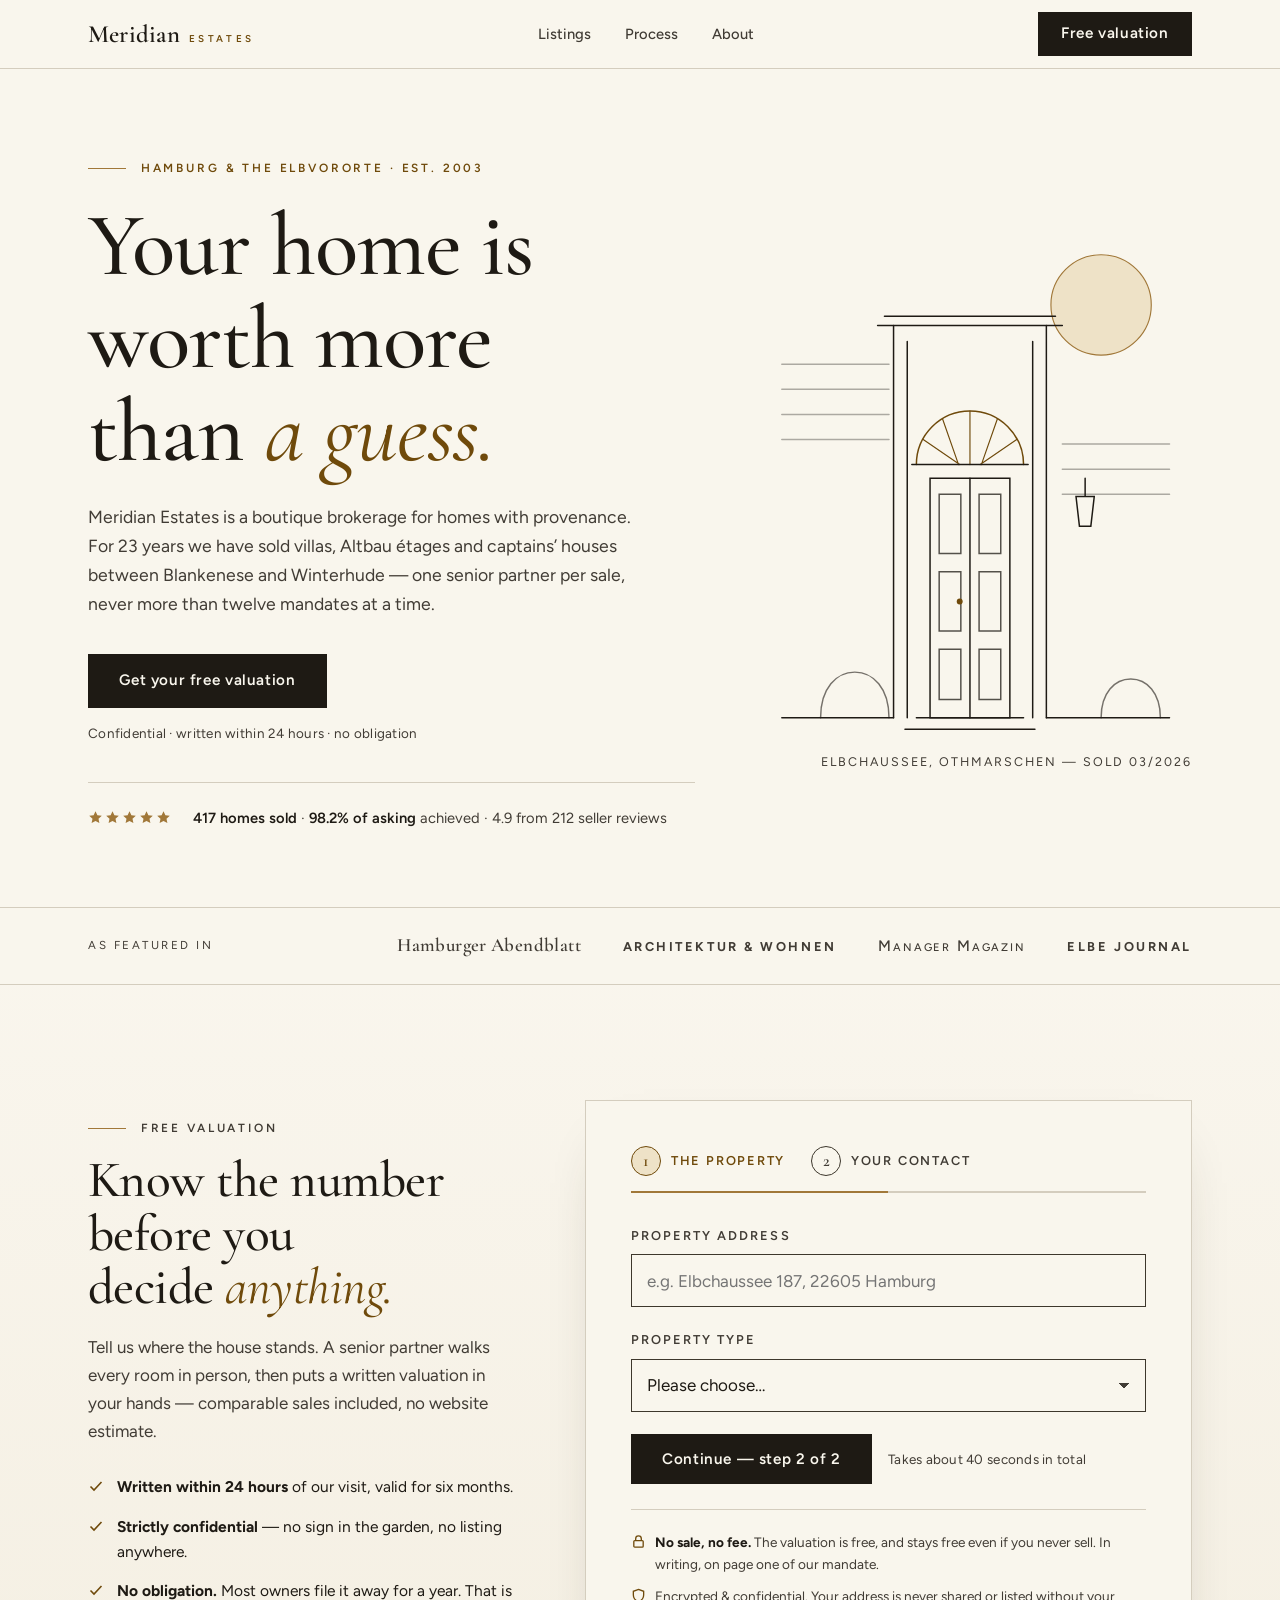
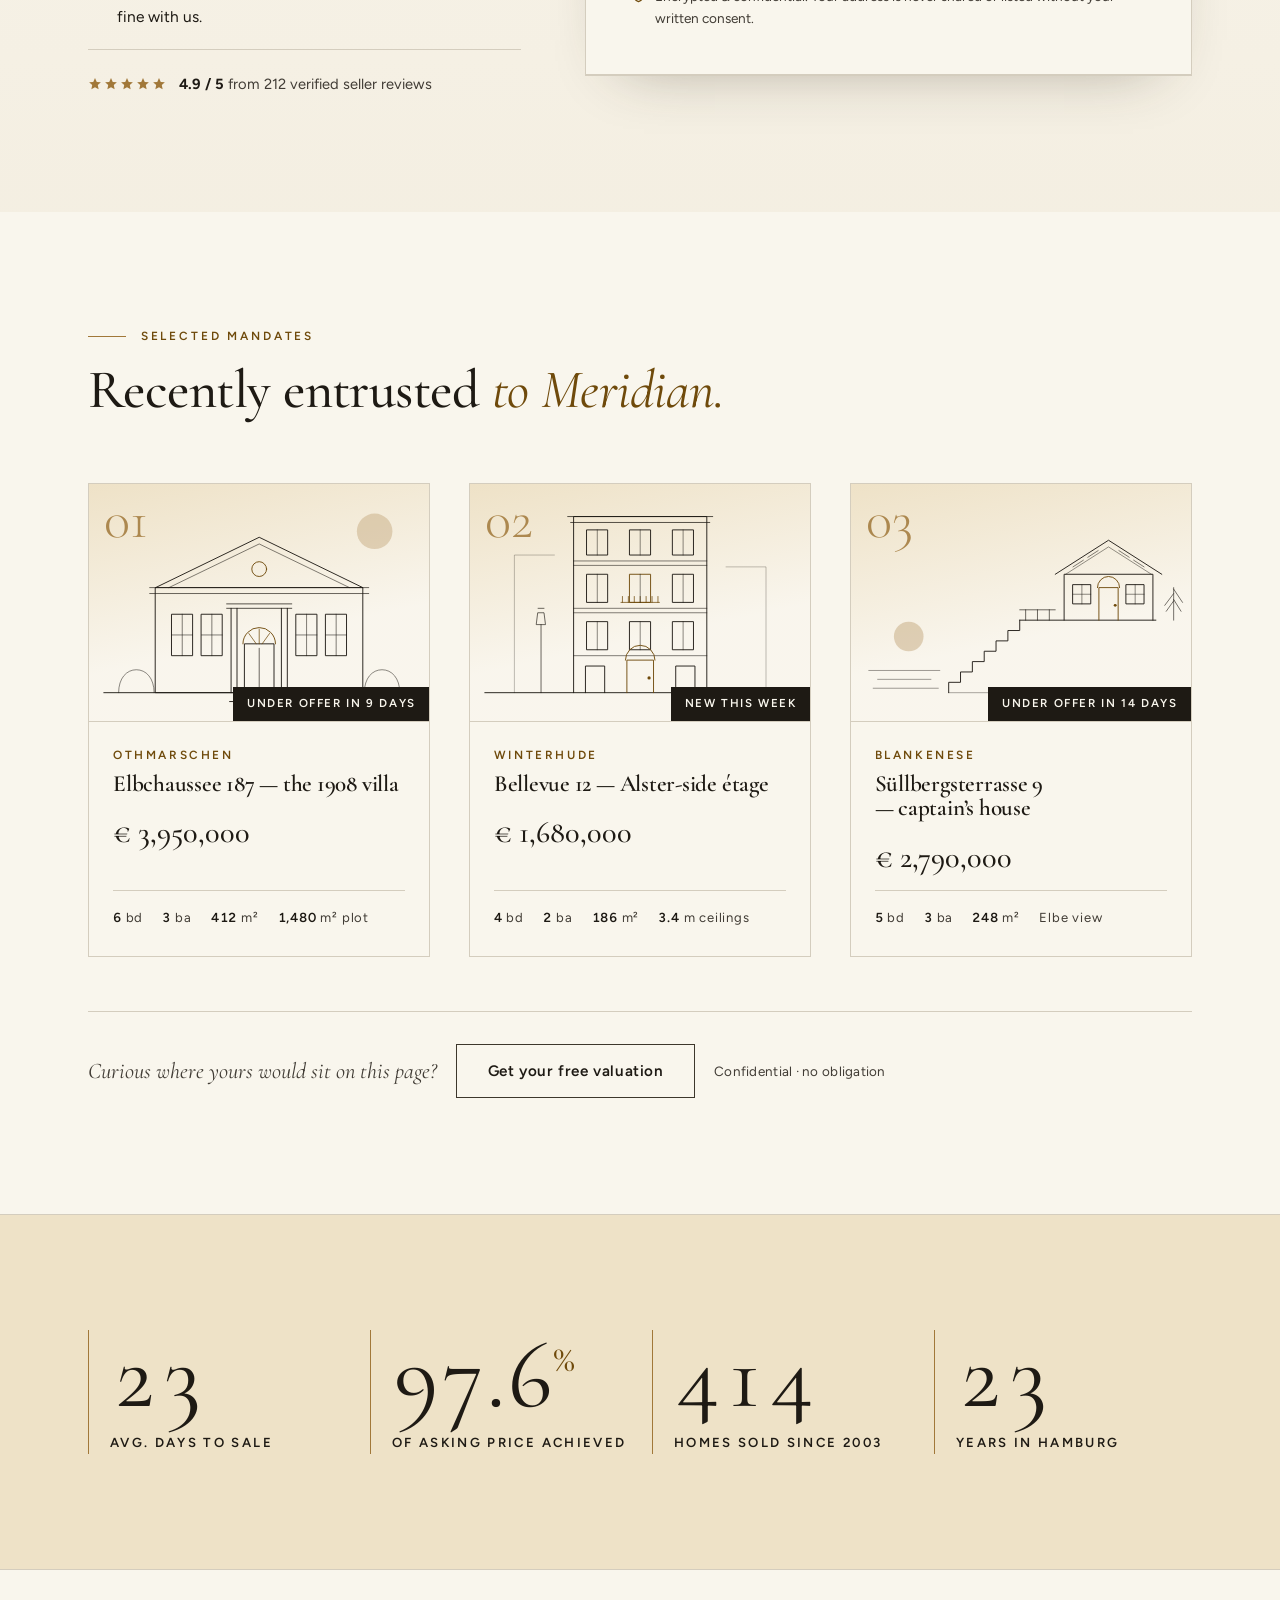
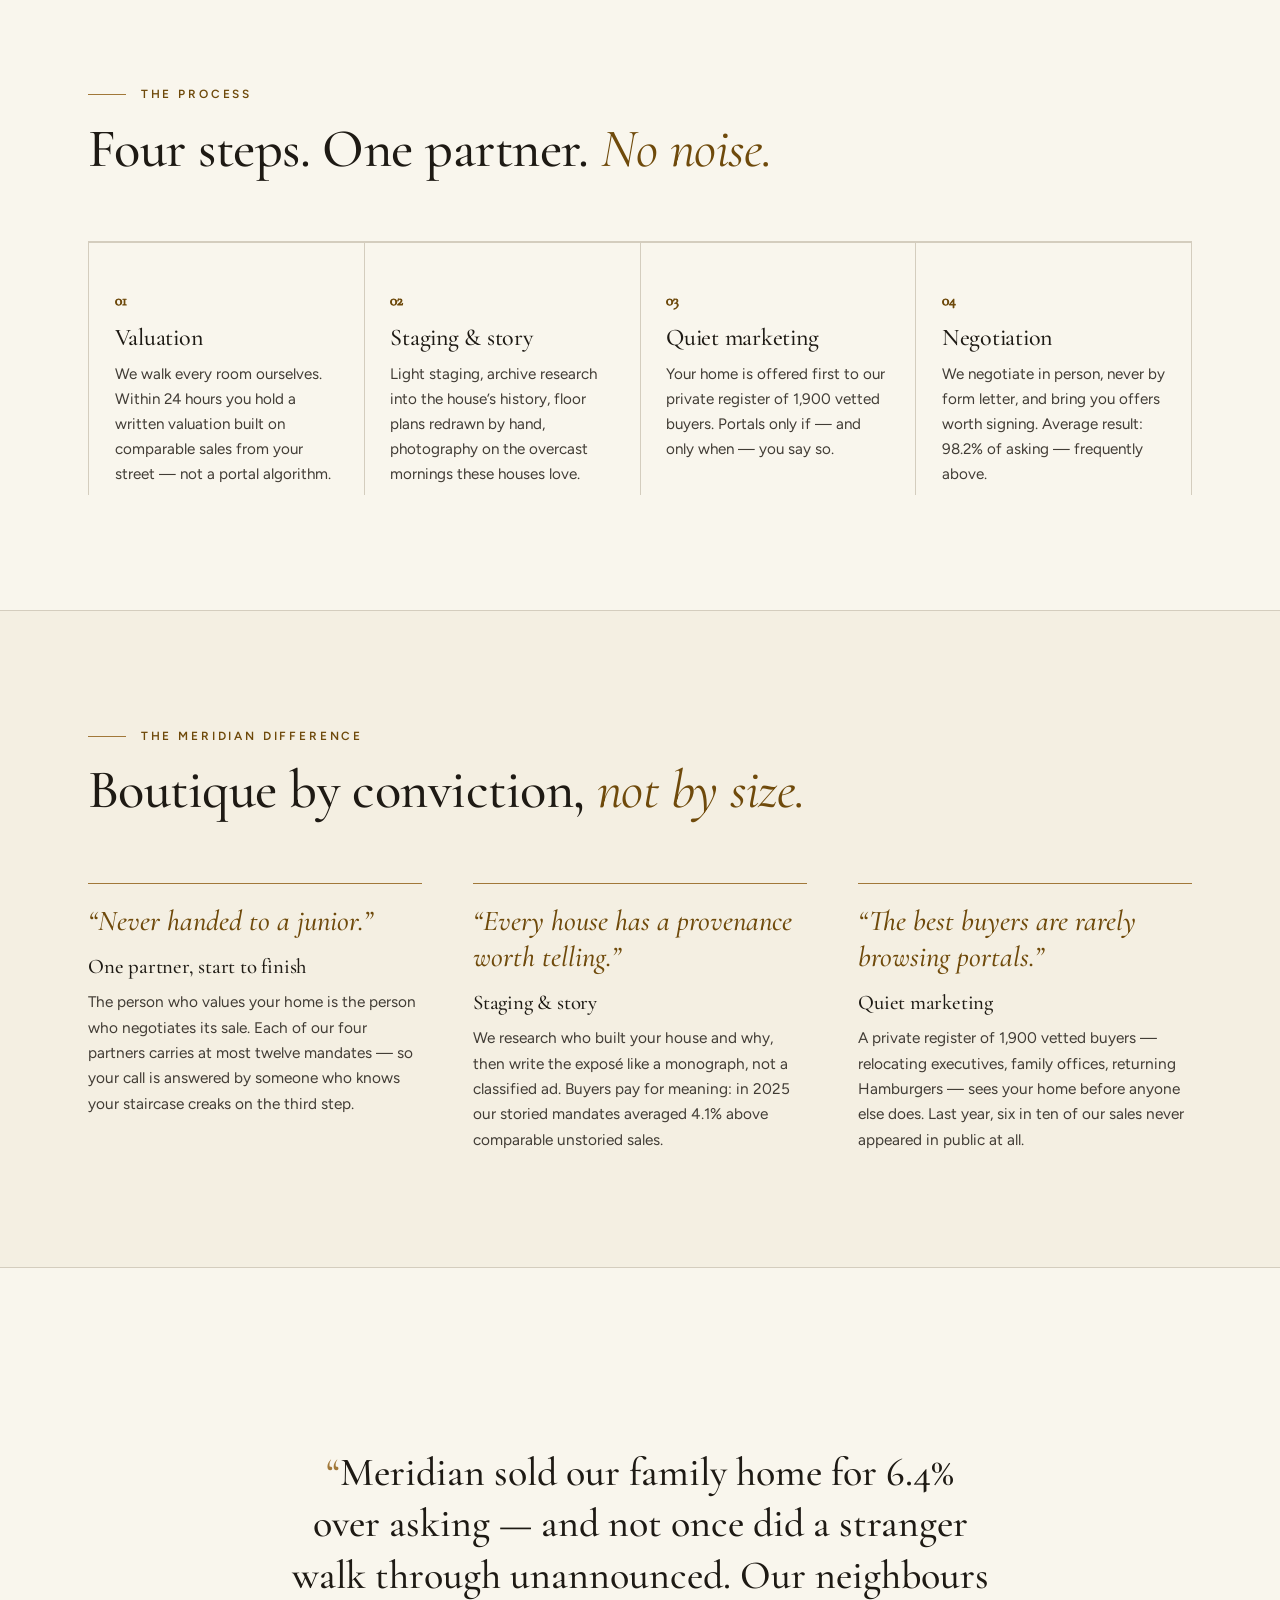
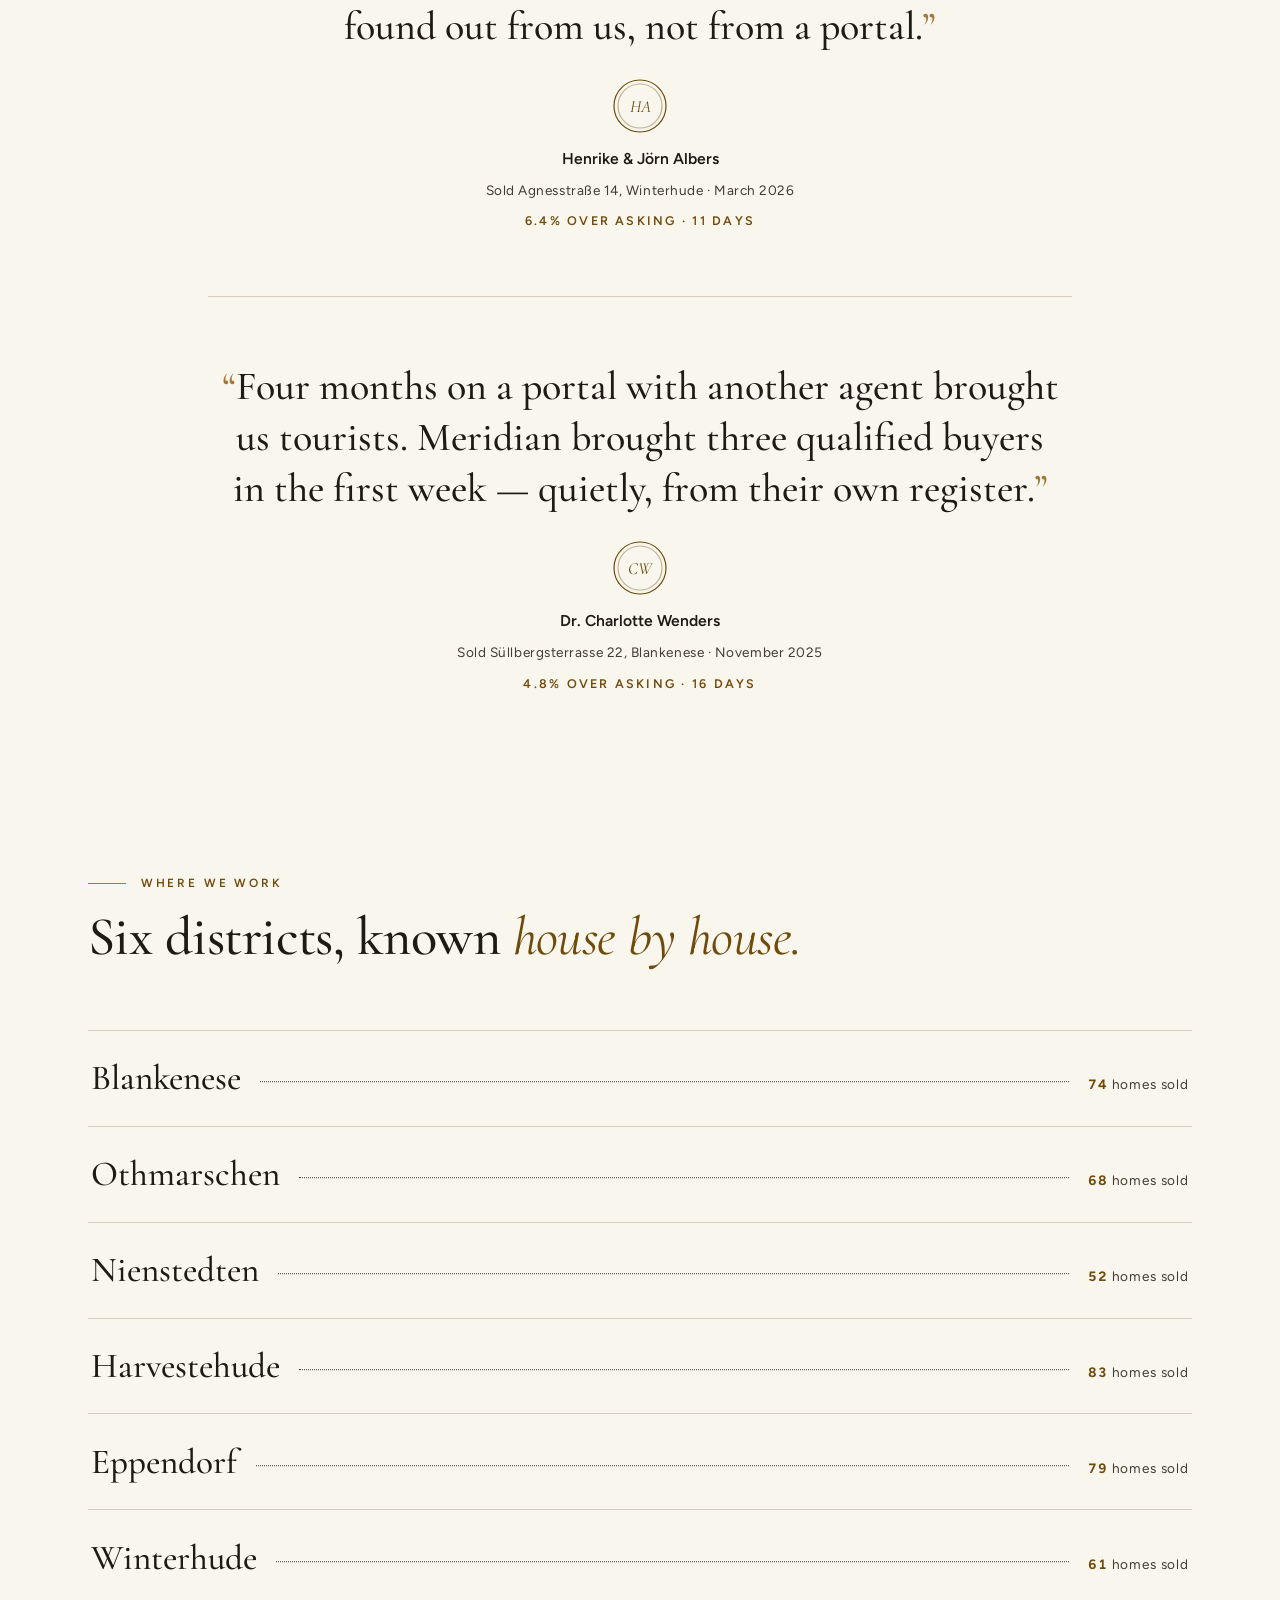
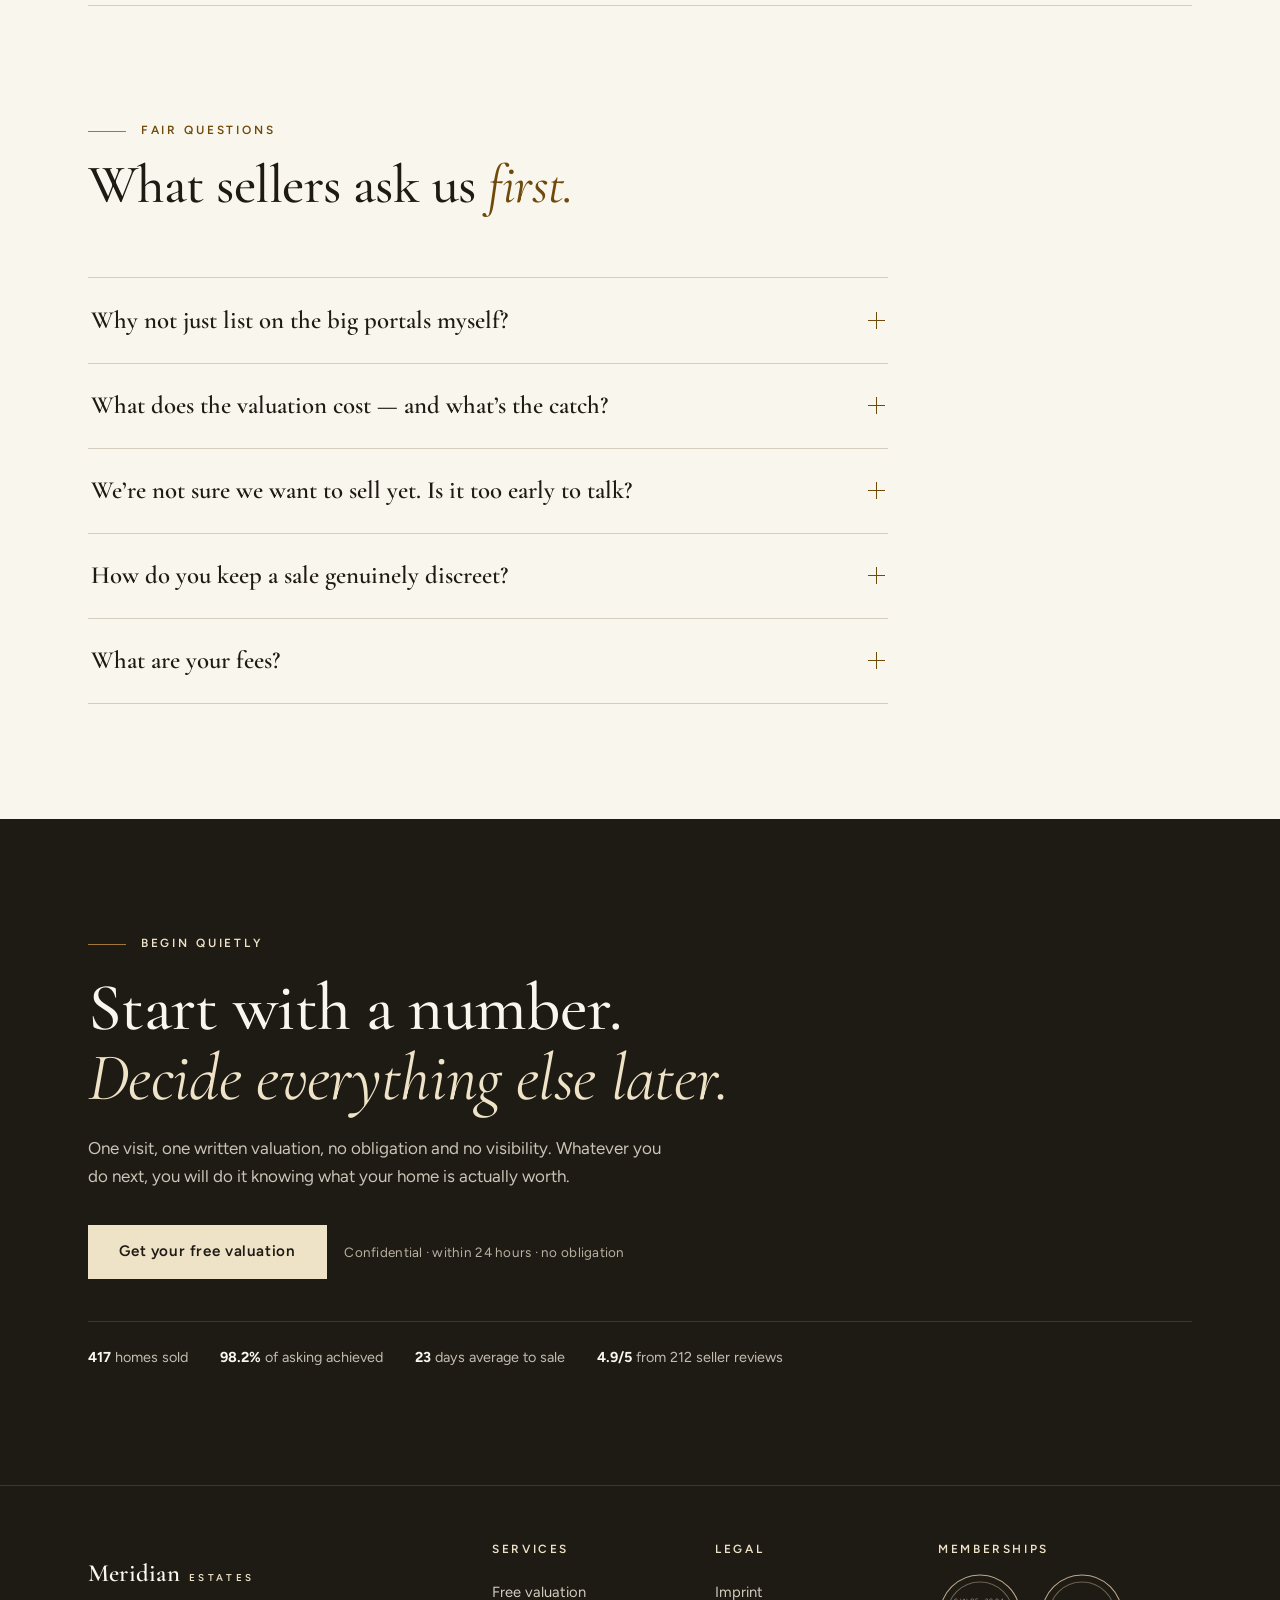
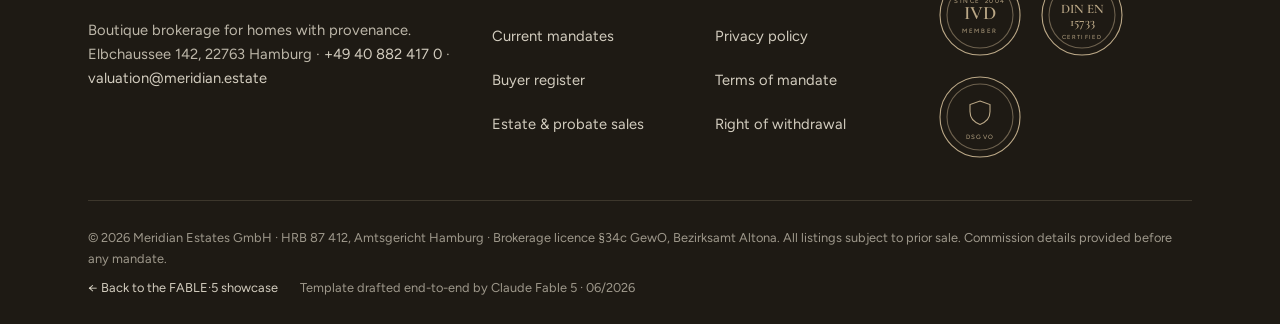
<file: templates/realestate.html>
<!DOCTYPE html>
<html lang="en" class="no-js">
<head>
<meta charset="UTF-8">
<meta name="viewport" content="width=device-width, initial-scale=1.0">
<link rel="canonical" href="https://this-website-designed-itself.netlify.app/templates/realestate.html">
<meta property="og:url" content="https://this-website-designed-itself.netlify.app/templates/realestate.html">
<meta name="author" content="Özden Erdinc">
<script type="application/ld+json">
{"@context":"https://schema.org","@type":"WebPage","@id":"https://this-website-designed-itself.netlify.app/templates/realestate.html#webpage","name":"Meridian Estates — real-estate landing-page template","url":"https://this-website-designed-itself.netlify.app/templates/realestate.html","description":"A fictional, conversion-optimized real-estate brokerage landing page — one of six industry demo templates in the FABLE·5 showcase, built by Claude Fable 5.","inLanguage":"en","isPartOf":{"@type":"WebSite","@id":"https://this-website-designed-itself.netlify.app/#website","name":"FABLE·5 — The Website That Designed Itself"},"creator":{"@type":"Person","name":"Özden Erdinc","url":"https://this-website-designed-itself.netlify.app/"}}
</script>
<title>Meridian Estates · Free Home Valuation — Hamburg &amp; the Elbvororte</title>
<meta name="description" content="Boutique brokerage for homes with provenance. 23 years in Hamburg and the Elbvororte, 417 homes sold, 98.2% of asking achieved. Request your confidential, no-obligation valuation — written and in your hands within 24 hours.">
<link rel="preconnect" href="https://fonts.googleapis.com">
<link rel="preconnect" href="https://fonts.gstatic.com" crossorigin>
<link href="https://fonts.googleapis.com/css2?family=Cormorant+Garamond:ital,wght@0,300;0,400;0,500;0,600;1,400;1,500&family=Figtree:wght@400;500;600;700&display=swap" rel="stylesheet">
<style>
/* ============ MERIDIAN ESTATES — quiet luxury ============ */
:root{
  --ivory:        oklch(97.2% 0.012 88);
  --ivory-2:      oklch(95.2% 0.018 88);
  --champagne:    oklch(91.5% 0.038 86);
  --ink:          oklch(22% 0.012 78);
  --ink-soft:     oklch(36% 0.014 78);
  --bronze:       oklch(60% 0.095 76);   /* rules, large ornaments */
  --bronze-text:  oklch(44% 0.088 74);   /* AA-safe on ivory for small text */
  --line:         oklch(85% 0.022 86);
  --line-dark:    oklch(34% 0.02 80);
  --ok:           oklch(46% 0.1 150);
  --err:          oklch(45% 0.16 27);
  --serif: "Cormorant Garamond", "Iowan Old Style", Georgia, serif;
  --sans:  "Figtree", "Avenir Next", "Helvetica Neue", sans-serif;
  --maxw: 76rem;
  --pad: clamp(1.25rem, 4.5vw, 3.5rem);
}
*,*::before,*::after{ box-sizing:border-box; margin:0; padding:0; }
html{ scroll-behavior:smooth; }
body{
  font-family:var(--sans);
  font-size:1.0625rem; line-height:1.65;
  color:var(--ink); background:var(--ivory);
  -webkit-font-smoothing:antialiased;
}
img,svg{ display:block; max-width:100%; }
a{ color:inherit; }
:focus-visible{ outline:2px solid var(--bronze-text); outline-offset:3px; border-radius:2px; }
::selection{ background:var(--champagne); }
.wrap{ max-width:var(--maxw); margin-inline:auto; padding-inline:var(--pad); }
.skip{
  position:absolute; left:-200vw; top:0; background:var(--ink); color:var(--ivory);
  padding:.9rem 1.4rem; z-index:200; font-weight:600; text-decoration:none;
}
.skip:focus-visible{ left:1rem; top:1rem; }
.visually-hidden{
  position:absolute; width:1px; height:1px; overflow:hidden;
  clip-path:inset(50%); white-space:nowrap;
}

/* ---------- type ---------- */
h1,h2,h3{ font-family:var(--serif); font-weight:500; line-height:1.04; letter-spacing:-.01em; text-wrap:balance; }
.eyebrow{
  font-family:var(--sans); font-size:.74rem; font-weight:600;
  letter-spacing:.24em; text-transform:uppercase; color:var(--bronze-text);
  display:flex; align-items:center; gap:.9rem;
}
.eyebrow::before{ content:""; width:2.4rem; height:1px; background:var(--bronze); flex:none; }
em.flair{ font-style:italic; font-weight:400; color:var(--bronze-text); }
.sect{ padding-block:clamp(4rem, 9vw, 7.5rem); }
.sect-head{ max-width:46rem; margin-bottom:clamp(2.25rem, 5vw, 4rem); }
.sect-head h2{ font-size:clamp(2.1rem, 4.6vw, 3.4rem); margin-top:1rem; }
.sect-rule{ height:1px; background:var(--line); border:0; }

/* ---------- buttons ---------- */
.btn{
  display:inline-flex; align-items:center; justify-content:center; gap:.6rem;
  min-height:3rem; padding:.85rem 1.9rem;
  font-family:var(--sans); font-size:.95rem; font-weight:600; letter-spacing:.04em;
  text-decoration:none; cursor:pointer; border:1px solid transparent;
  transition:background .25s ease, color .25s ease, border-color .25s ease;
}
.btn-primary{ background:var(--ink); color:var(--ivory); }
.btn-primary:hover{ background:var(--bronze-text); }
.btn-ghost{ background:transparent; color:var(--ink); border-color:var(--line-dark); }
.btn-ghost:hover{ border-color:var(--bronze-text); color:var(--bronze-text); }
.btn-champagne{ background:var(--champagne); color:var(--ink); }
.btn-champagne:hover{ background:var(--ivory); }
.micro{ font-size:.84rem; color:var(--ink-soft); letter-spacing:.02em; }

/* ---------- nav ---------- */
.nav{
  position:sticky; top:0; z-index:100;
  background:color-mix(in oklch, var(--ivory) 92%, transparent);
  backdrop-filter:blur(10px);
  border-bottom:1px solid var(--line);
}
.nav-in{
  max-width:var(--maxw); margin-inline:auto; padding:0 var(--pad);
  display:flex; align-items:center; justify-content:space-between; gap:1.5rem;
  min-height:4.25rem;
}
.wordmark{ text-decoration:none; display:flex; align-items:baseline; gap:.55rem; padding-block:.6rem; }
.wordmark .wm-serif{ font-family:var(--serif); font-size:1.55rem; font-weight:600; letter-spacing:.01em; }
.wordmark .wm-est{ font-size:.62rem; font-weight:600; letter-spacing:.34em; text-transform:uppercase; color:var(--bronze-text); }
.nav-links{ display:flex; gap:.25rem; list-style:none; }
.nav-links a{
  display:inline-flex; align-items:center; min-height:2.75rem; padding:.5rem .95rem;
  text-decoration:none; font-size:.92rem; font-weight:500; color:var(--ink-soft);
  transition:color .2s ease;
}
.nav-links a:hover{ color:var(--bronze-text); }
.nav .btn{ min-height:2.75rem; padding:.55rem 1.4rem; }
@media (max-width:719px){ .nav-links{ display:none; } }

/* ---------- hero ---------- */
.hero{ padding-block:clamp(3.5rem, 7vw, 6.5rem) clamp(3rem, 6vw, 5rem); }
.hero-grid{ display:grid; gap:clamp(2.5rem, 5vw, 4.5rem); align-items:center; }
@media (min-width:900px){ .hero-grid{ grid-template-columns: 7fr 5fr; } }
.hero h1{ font-size:clamp(2.9rem, 7.2vw, 5.6rem); margin-top:1.3rem; }
.hero-sub{ margin-top:1.5rem; max-width:34rem; font-size:1.1rem; color:var(--ink-soft); }
.hero-cta{ margin-top:2.2rem; display:flex; flex-wrap:wrap; align-items:center; gap:1.1rem; }
.hero-micro{ margin-top:.85rem; }
.hero-trust{
  margin-top:2.4rem; padding-top:1.4rem; border-top:1px solid var(--line);
  display:flex; flex-wrap:wrap; align-items:center; gap:.8rem 1.4rem;
  font-size:.92rem; color:var(--ink-soft);
}
.hero-trust strong{ color:var(--ink); font-weight:600; }
.stars{ display:inline-flex; gap:2px; color:var(--bronze); }
.hero-art{ position:relative; }
.hero-art svg{ width:100%; height:auto; color:var(--ink); }
.hero-art figcaption{
  margin-top:.7rem; font-size:.78rem; letter-spacing:.16em; text-transform:uppercase;
  color:var(--ink-soft); text-align:right;
}

/* press strip */
.press{ border-block:1px solid var(--line); padding-block:1.4rem; }
.press-in{
  display:flex; flex-wrap:wrap; align-items:center; justify-content:space-between;
  gap:1rem 2.4rem;
}
.press-label{ font-size:.72rem; letter-spacing:.22em; text-transform:uppercase; color:var(--ink-soft); }
.press-logos{ display:flex; flex-wrap:wrap; gap:1.1rem 2.6rem; align-items:baseline; list-style:none; }
.press-logos li{ color:var(--ink-soft); white-space:nowrap; }
.pl-serif{ font-family:var(--serif); font-size:1.18rem; font-weight:600; letter-spacing:.02em; }
.pl-caps{ font-size:.8rem; font-weight:700; letter-spacing:.2em; text-transform:uppercase; }
.pl-light{ font-size:.95rem; font-weight:500; letter-spacing:.12em; font-variant:small-caps; }

/* ---------- valuation form ---------- */
.valuation{ background:linear-gradient(180deg, var(--ivory) 0%, var(--ivory-2) 100%); }
.val-grid{ display:grid; gap:clamp(2.5rem, 5vw, 5rem); }
@media (min-width:960px){ .val-grid{ grid-template-columns: 5fr 7fr; align-items:start; } }
.val-aside h2{ font-size:clamp(2.1rem, 4.2vw, 3.2rem); margin-top:1rem; }
.val-aside > p{ margin-top:1.2rem; color:var(--ink-soft); max-width:30rem; }
.val-points{ list-style:none; margin-top:1.8rem; display:grid; gap:.85rem; }
.val-points li{ display:flex; gap:.8rem; align-items:flex-start; font-size:.97rem; }
.val-points svg{ flex:none; margin-top:.25rem; color:var(--bronze-text); }
.val-rating{
  margin-top:2.2rem; padding-top:1.4rem; border-top:1px solid var(--line);
  display:flex; align-items:center; gap:.8rem; font-size:.92rem; color:var(--ink-soft);
}
.val-rating strong{ color:var(--ink); }
.vcard{
  background:var(--ivory); border:1px solid var(--line);
  box-shadow:0 1px 0 var(--line), 0 24px 60px -38px oklch(30% 0.03 80 / .45);
  padding:clamp(1.6rem, 4vw, 2.8rem);
  container-type:inline-size; container-name:vcard;
}
.vsteps{ list-style:none; display:flex; gap:1.6rem; margin-bottom:.9rem; }
.vstep{
  display:flex; align-items:center; gap:.6rem;
  font-size:.8rem; font-weight:600; letter-spacing:.14em; text-transform:uppercase;
  color:var(--ink-soft);
}
.vstep-n{
  width:1.9rem; height:1.9rem; border:1px solid var(--line-dark); border-radius:50%;
  display:grid; place-items:center; font-family:var(--serif); font-size:1.05rem; font-weight:600;
  letter-spacing:0; flex:none;
}
.vstep[aria-current="step"]{ color:var(--bronze-text); }
.vstep[aria-current="step"] .vstep-n{ border-color:var(--bronze-text); background:var(--champagne); }
.vstep.is-done .vstep-n{ background:var(--ink); color:var(--ivory); border-color:var(--ink); }
.vbar{ height:2px; background:var(--line); margin-bottom:2rem; overflow:hidden; }
.vbar-fill{ height:100%; width:50%; background:var(--bronze); transition:width .5s ease; }
fieldset{ border:0; }
.field{ margin-bottom:1.4rem; position:relative; }
.field label{
  display:flex; align-items:center; gap:.5rem;
  font-size:.8rem; font-weight:600; letter-spacing:.16em; text-transform:uppercase;
  color:var(--ink-soft); margin-bottom:.55rem; transition:color .2s ease;
}
.field:has(input:focus, select:focus) label{ color:var(--bronze-text); }
.field input, .field select{
  width:100%; min-height:3.1rem; padding:.7rem .95rem;
  font:inherit; color:var(--ink);
  background:var(--ivory); border:1px solid var(--line-dark); border-radius:0;
  transition:border-color .2s ease;
}
.field select{
  appearance:none;
  background-image:linear-gradient(45deg, transparent 49%, var(--ink-soft) 50%), linear-gradient(135deg, var(--ink-soft) 50%, transparent 51%);
  background-position:calc(100% - 1.3rem) 50%, calc(100% - 1rem) 50%;
  background-size:.32rem .32rem; background-repeat:no-repeat;
}
.field input:hover, .field select:hover{ border-color:var(--ink); }
.field.is-invalid input, .field.is-invalid select{ border-color:var(--err); }
.field.is-valid input, .field.is-valid select{ border-color:var(--ok); }
.ftick{ opacity:0; color:var(--ok); transition:opacity .25s ease; }
.field.is-valid .ftick{ opacity:1; }
.ferr{ margin-top:.5rem; font-size:.86rem; color:var(--err); display:flex; gap:.45rem; align-items:flex-start; }
.ferr[hidden]{ display:none; }
.ferr svg{ flex:none; margin-top:.22rem; }
.vrow{ display:grid; gap:0 1.2rem; }
@container vcard (min-width: 33rem){ .vrow{ grid-template-columns:1fr 1fr; } }
.vactions{ display:flex; flex-wrap:wrap; align-items:center; gap:1rem; margin-top:.4rem; }
.vactions .btn{ min-height:3.1rem; }
.vback{
  background:none; border:0; cursor:pointer; font:inherit; font-size:.92rem; font-weight:500;
  color:var(--ink-soft); text-decoration:underline; text-underline-offset:3px;
  min-height:2.75rem; padding:.4rem .6rem;
}
.vback:hover{ color:var(--bronze-text); }
.vassure{
  margin-top:1.6rem; padding-top:1.3rem; border-top:1px solid var(--line);
  display:grid; gap:.55rem; font-size:.85rem; color:var(--ink-soft);
}
.vassure p{ display:flex; gap:.55rem; align-items:flex-start; }
.vassure svg{ flex:none; margin-top:.2rem; color:var(--bronze-text); }
.vassure strong{ color:var(--ink); }
/* success */
.vsuccess{ transition:opacity .6s ease, translate .6s ease; }
.vsuccess[hidden]{ display:none; }
@starting-style{ .vsuccess{ opacity:0; translate:0 16px; } }
.vsuccess h3{ font-size:clamp(1.7rem, 3.4vw, 2.3rem); margin-top:1.1rem; }
.vsuccess > p{ margin-top:.9rem; color:var(--ink-soft); max-width:34rem; }
.vsuccess-seal{ width:3.2rem; height:3.2rem; color:var(--bronze-text); }
.vsuccess-next{ list-style:none; margin-top:1.5rem; display:grid; gap:.7rem; font-size:.95rem; }
.vsuccess-next li{ display:flex; gap:.7rem; align-items:baseline; }
.vsuccess-next .n{ font-family:var(--serif); font-weight:600; color:var(--bronze-text); min-width:1.4rem; }

/* ---------- listings ---------- */
.listings-grid{ display:grid; gap:clamp(1.6rem, 3vw, 2.4rem); }
@media (min-width:900px){ .listings-grid{ grid-template-columns:repeat(3, 1fr); } }
.listing{
  background:var(--ivory); border:1px solid var(--line);
  display:flex; flex-direction:column; position:relative;
  transition:border-color .3s ease, box-shadow .3s ease;
}
.listing:hover{ border-color:var(--bronze); box-shadow:0 22px 50px -36px oklch(30% 0.03 80 / .5); }
.listing-art{ border-bottom:1px solid var(--line); position:relative; background:linear-gradient(168deg, var(--champagne) 0%, var(--ivory) 62%); }
.listing-art svg{ width:100%; height:auto; color:var(--ink); }
.listing-index{
  position:absolute; top:.55rem; left:.95rem;
  font-family:var(--serif); font-size:3.4rem; font-weight:300; line-height:1;
  color:var(--bronze); opacity:.85;
}
.listing-tag{
  position:absolute; bottom:0; right:0;
  background:var(--ink); color:var(--ivory);
  font-size:.72rem; font-weight:600; letter-spacing:.14em; text-transform:uppercase;
  padding:.45rem .85rem;
}
.listing-body{ padding:1.5rem 1.5rem 1.7rem; display:flex; flex-direction:column; gap:.45rem; flex:1; }
.listing-area{ font-size:.74rem; font-weight:600; letter-spacing:.22em; text-transform:uppercase; color:var(--bronze-text); }
.listing h3{ font-size:1.45rem; font-weight:600; }
.listing-price{ font-family:var(--serif); font-size:1.9rem; font-weight:500; margin-top:.3rem; }
.listing-meta{
  margin-top:auto; padding-top:1rem; border-top:1px solid var(--line);
  display:flex; flex-wrap:wrap; gap:.4rem 1.2rem; list-style:none;
  font-size:.82rem; letter-spacing:.06em; color:var(--ink-soft);
  font-variant-numeric:tabular-nums;
}
.listing-meta b{ color:var(--ink); font-weight:600; }
.listings-cta{
  margin-top:clamp(2.2rem, 5vw, 3.4rem); display:flex; flex-wrap:wrap; align-items:center; gap:1.2rem;
  border-top:1px solid var(--line); padding-top:2rem;
}
.listings-cta p{ font-family:var(--serif); font-size:1.4rem; font-style:italic; color:var(--ink-soft); }

/* ---------- stats band ---------- */
.stats{ background:var(--champagne); border-block:1px solid var(--line); }
.stats-grid{ display:grid; gap:2.4rem 1.5rem; grid-template-columns:repeat(2, 1fr); }
@media (min-width:840px){ .stats-grid{ grid-template-columns:repeat(4, 1fr); } }
.stat{ border-left:1px solid var(--bronze); padding-left:1.3rem; }
.stat-num{
  font-family:var(--serif); font-weight:400; line-height:.95;
  font-size:clamp(3.4rem, 8vw, 6rem);
  font-variant-numeric:tabular-nums; color:var(--ink);
}
.stat-num sup{ font-size:.4em; vertical-align:.9em; color:var(--bronze-text); }
.stat-label{ margin-top:.7rem; font-size:.82rem; font-weight:600; letter-spacing:.18em; text-transform:uppercase; color:var(--ink); }

/* ---------- process ---------- */
.process-grid{ display:grid; gap:0; border-top:1px solid var(--line); }
@media (min-width:840px){ .process-grid{ grid-template-columns:repeat(4, 1fr); border-left:1px solid var(--line); } }
.pstep{ padding:2rem 1.6rem 2.4rem 0; border-bottom:1px solid var(--line); }
@media (min-width:840px){ .pstep{ border-bottom:0; border-right:1px solid var(--line); padding:2.4rem 1.6rem .5rem 1.6rem; } }
.pstep-n{
  font-family:var(--serif); font-size:clamp(3.4rem, 6vw, 4.6rem); font-weight:300; line-height:1;
  color:var(--bronze-text);
}
@supports (-webkit-text-stroke: 1px black){
  .pstep-n{ color:transparent; -webkit-text-stroke:1px var(--bronze-text); }
}
.pstep h3{ font-size:1.5rem; margin-top:1.1rem; }
.pstep p{ margin-top:.7rem; font-size:.95rem; color:var(--ink-soft); }

/* ---------- difference ---------- */
.diff{ background:var(--ivory-2); border-block:1px solid var(--line); }
.diff-grid{ display:grid; gap:clamp(2.2rem, 4vw, 3.2rem); }
@media (min-width:840px){ .diff-grid{ grid-template-columns:repeat(3, 1fr); } }
.diff-col .pull{
  font-family:var(--serif); font-style:italic; font-weight:500;
  font-size:clamp(1.45rem, 2.6vw, 1.8rem); line-height:1.25; color:var(--bronze-text);
  border-top:1px solid var(--bronze); padding-top:1.2rem;
}
.diff-col h3{ font-size:1.3rem; margin-top:1.1rem; }
.diff-col p:not(.pull){ margin-top:.7rem; font-size:.96rem; color:var(--ink-soft); }

/* ---------- testimonials ---------- */
.quote{ max-width:54rem; margin-inline:auto; text-align:center; padding-block:clamp(2.4rem, 5vw, 4rem); }
.quote + .quote{ border-top:1px solid var(--line); }
.quote blockquote p{
  font-family:var(--serif); font-size:clamp(1.6rem, 3.6vw, 2.5rem); font-weight:500;
  line-height:1.28; text-wrap:balance;
}
.quote blockquote p::before{ content:"\201C"; color:var(--bronze); }
.quote blockquote p::after{ content:"\201D"; color:var(--bronze); }
.quote figcaption{ margin-top:1.6rem; display:flex; flex-direction:column; align-items:center; gap:.45rem; }
.quote-avatar{ width:3.5rem; height:3.5rem; color:var(--bronze-text); margin-bottom:.3rem; }
.quote-name{ font-weight:600; font-size:.98rem; }
.quote-detail{ font-size:.85rem; color:var(--ink-soft); letter-spacing:.04em; }
.quote-result{
  margin-top:.2rem; font-size:.78rem; font-weight:600; letter-spacing:.18em; text-transform:uppercase;
  color:var(--bronze-text);
}

/* ---------- areas ---------- */
.areas-list{ list-style:none; border-top:1px solid var(--line); }
.areas-list li{ border-bottom:1px solid var(--line); }
.area-row{
  display:flex; align-items:baseline; gap:1.2rem; padding:1.15rem .2rem;
  transition:padding-left .3s ease;
}
.areas-list li:hover .area-row{ padding-left:.9rem; }
.area-name{ font-family:var(--serif); font-size:clamp(1.5rem, 3.4vw, 2.2rem); font-weight:500; }
.area-dots{ flex:1; border-bottom:1px dotted var(--line-dark); transform:translateY(-.4em); min-width:2rem; }
.area-count{ font-size:.85rem; color:var(--ink-soft); letter-spacing:.06em; font-variant-numeric:tabular-nums; white-space:nowrap; }
.area-count b{ color:var(--bronze-text); font-weight:700; }

/* ---------- faq ---------- */
.faq-list{ max-width:50rem; border-top:1px solid var(--line); }
.faq-list details{ border-bottom:1px solid var(--line); }
.faq-list summary{
  list-style:none; cursor:pointer; display:flex; align-items:center; justify-content:space-between; gap:1.4rem;
  padding:1.35rem .2rem; min-height:3rem;
  font-family:var(--serif); font-size:clamp(1.2rem, 2.6vw, 1.55rem); font-weight:600;
  transition:color .2s ease;
}
.faq-list summary::-webkit-details-marker{ display:none; }
.faq-list summary:hover{ color:var(--bronze-text); }
.faq-mark{ flex:none; width:1.05rem; height:1.05rem; position:relative; }
.faq-mark::before, .faq-mark::after{
  content:""; position:absolute; inset:0; margin:auto; background:var(--bronze-text);
  transition:rotate .3s ease;
}
.faq-mark::before{ width:100%; height:1px; }
.faq-mark::after{ width:1px; height:100%; }
.faq-list details[open] .faq-mark::after{ rotate:90deg; }
.faq-a{ padding:0 .2rem 1.6rem; max-width:42rem; color:var(--ink-soft); font-size:.98rem; }
.faq-a p + p{ margin-top:.8rem; }

/* ---------- final band ---------- */
.final{ background:var(--ink); color:var(--ivory); }
.final .eyebrow{ color:var(--champagne); }
.final .eyebrow::before{ background:var(--bronze); }
.final h2{ font-size:clamp(2.4rem, 5.6vw, 4.2rem); margin-top:1.2rem; max-width:24ch; }
.final h2 em{ font-style:italic; font-weight:400; color:var(--champagne); }
.final-sub{ margin-top:1.3rem; max-width:36rem; color:oklch(82% 0.02 86); }
.final-cta{ margin-top:2.2rem; display:flex; flex-wrap:wrap; align-items:center; gap:1.1rem; }
.final .micro{ color:oklch(76% 0.025 86); }
.final-proof{
  margin-top:2.6rem; padding-top:1.5rem; border-top:1px solid var(--line-dark);
  display:flex; flex-wrap:wrap; gap:.8rem 2rem; font-size:.9rem; color:oklch(80% 0.02 86);
}
.final-proof b{ color:var(--ivory); }

/* ---------- footer ---------- */
.footer{ background:var(--ink); color:oklch(78% 0.02 86); border-top:1px solid var(--line-dark); font-size:.92rem; }
.footer a{ color:oklch(85% 0.02 86); text-decoration:none; }
.footer a:hover{ color:var(--champagne); text-decoration:underline; text-underline-offset:3px; }
.footer-grid{ display:grid; gap:2.6rem; padding-block:3.6rem 2.6rem; }
@media (min-width:840px){ .footer-grid{ grid-template-columns:2fr 1fr 1fr 1.4fr; } }
.footer .wordmark{ color:var(--ivory); }
.footer .wm-est{ color:var(--champagne); }
.footer-about{ margin-top:.9rem; max-width:24rem; }
.footer h3{ font-family:var(--sans); font-size:.74rem; font-weight:600; letter-spacing:.22em; text-transform:uppercase; color:var(--champagne); margin-bottom:1.1rem; }
.footer-links{ list-style:none; display:grid; gap:.35rem; }
.footer-links a{ display:inline-flex; align-items:center; min-height:2.4rem; }
.footer-seals{ display:flex; gap:1.1rem; flex-wrap:wrap; }
.footer-seals svg{ color:oklch(74% 0.05 82); }
.footer-legal{
  border-top:1px solid var(--line-dark); padding-block:1.6rem;
  display:grid; gap:.5rem; font-size:.8rem; color:oklch(68% 0.02 86);
}
.footer-credit{ display:flex; flex-wrap:wrap; gap:.4rem 1.4rem; align-items:baseline; }

/* ---------- sticky mobile CTA ---------- */
.sticky-cta{
  display:none; position:fixed; left:0; right:0; bottom:0; z-index:110;
  background:var(--ink); border-top:1px solid var(--line-dark);
  padding:.65rem var(--pad) calc(.65rem + env(safe-area-inset-bottom));
  align-items:center; justify-content:space-between; gap:1rem;
  translate:0 0; transition:translate .35s ease;
}
.sticky-cta.is-away{ translate:0 110%; }
.sticky-cta .s-note{ color:oklch(80% 0.02 86); font-size:.78rem; line-height:1.35; }
.sticky-cta .s-note b{ color:var(--ivory); font-size:.88rem; display:block; }
.sticky-cta .btn{ flex:none; min-height:2.9rem; padding:.6rem 1.3rem; font-size:.88rem; }
@media (max-width:719px){
  .sticky-cta{ display:flex; }
  body{ padding-bottom:4.6rem; }
}

/* ---------- reveals & motion ---------- */
html.js .reveal{ opacity:0; translate:0 22px; transition:opacity .8s ease, translate .8s ease; }
html.js .reveal.in{ opacity:1; translate:0 0; }
@media (prefers-reduced-motion: no-preference){
  @supports (animation-timeline: view()){
    .grow-rule{ transform-origin:left center; animation:growRule linear both; animation-timeline:view(); animation-range:entry 5% entry 50%; }
    @keyframes growRule{ from{ scale:0 1; } to{ scale:1 1; } }
  }
}
@media (prefers-reduced-motion: reduce){
  *, *::before, *::after{
    animation-duration:.01ms !important; animation-iteration-count:1 !important;
    transition-duration:.01ms !important; scroll-behavior:auto !important;
  }
  html.js .reveal{ opacity:1; translate:0 0; }
}
</style>
</head>
<body>
<a class="skip" href="#main">Skip to content</a>

<!-- ================= NAV ================= -->
<header class="nav">
  <div class="nav-in">
    <a class="wordmark" href="#top" aria-label="Meridian Estates — home">
      <span class="wm-serif">Meridian</span><span class="wm-est">Estates</span>
    </a>
    <nav aria-label="Primary">
      <ul class="nav-links">
        <li><a href="#listings">Listings</a></li>
        <li><a href="#process">Process</a></li>
        <li><a href="#difference">About</a></li>
      </ul>
    </nav>
    <a class="btn btn-primary" href="#valuation">Free valuation</a>
  </div>
</header>

<main id="main">

  <!-- ================= HERO ================= -->
  <section class="hero" id="top">
    <div class="wrap hero-grid">
      <div>
        <p class="eyebrow">Hamburg &amp; the Elbvororte · est. 2003</p>
        <h1>Your home is worth more than <em class="flair">a guess.</em></h1>
        <p class="hero-sub">Meridian Estates is a boutique brokerage for homes with provenance. For 23 years we have sold villas, Altbau étages and captains&rsquo; houses between Blankenese and Winterhude — one senior partner per sale, never more than twelve mandates at a time.</p>
        <div class="hero-cta">
          <a class="btn btn-primary" href="#valuation">Get your free valuation</a>
        </div>
        <p class="micro hero-micro">Confidential &middot; written within 24 hours &middot; no obligation</p>
        <p class="hero-trust">
          <span class="stars" aria-hidden="true">
            <svg width="15" height="15" viewBox="0 0 20 20" fill="currentColor"><path d="M10 1.6l2.5 5.4 5.9.6-4.4 4 1.2 5.8L10 14.5l-5.2 2.9 1.2-5.8-4.4-4 5.9-.6z"/></svg>
            <svg width="15" height="15" viewBox="0 0 20 20" fill="currentColor"><path d="M10 1.6l2.5 5.4 5.9.6-4.4 4 1.2 5.8L10 14.5l-5.2 2.9 1.2-5.8-4.4-4 5.9-.6z"/></svg>
            <svg width="15" height="15" viewBox="0 0 20 20" fill="currentColor"><path d="M10 1.6l2.5 5.4 5.9.6-4.4 4 1.2 5.8L10 14.5l-5.2 2.9 1.2-5.8-4.4-4 5.9-.6z"/></svg>
            <svg width="15" height="15" viewBox="0 0 20 20" fill="currentColor"><path d="M10 1.6l2.5 5.4 5.9.6-4.4 4 1.2 5.8L10 14.5l-5.2 2.9 1.2-5.8-4.4-4 5.9-.6z"/></svg>
            <svg width="15" height="15" viewBox="0 0 20 20" fill="currentColor"><path d="M10 1.6l2.5 5.4 5.9.6-4.4 4 1.2 5.8L10 14.5l-5.2 2.9 1.2-5.8-4.4-4 5.9-.6z"/></svg>
          </span>
          <span><strong>417 homes sold</strong> &middot; <strong>98.2% of asking</strong> achieved &middot; 4.9 from 212 seller reviews</span>
        </p>
      </div>
      <figure class="hero-art">
        <svg viewBox="0 0 380 460" role="img" aria-label="Architectural line drawing of a classical Hamburg villa entrance with fanlight and lantern" fill="none" stroke="currentColor" stroke-width="1.3" stroke-linecap="round">
          <circle cx="300" cy="78" r="44" fill="var(--champagne)" stroke="none"/>
          <circle cx="300" cy="78" r="44" stroke="var(--bronze)" stroke-width="1"/>
          <path d="M20 130h94M20 152h94M20 174h94M20 196h94M266 200h94M266 222h94M266 244h94" stroke-opacity=".35"/>
          <path d="M118 96v344M252 96v344M130 110v330M240 110v330"/>
          <path d="M104 96h162M110 88h150"/>
          <path d="M138 218a47 47 0 0 1 94 0" stroke="var(--bronze-text)"/>
          <path d="M185 171v47M161 178l14 40M209 178l-14 40M144 196l32 22M226 196l-32 22" stroke="var(--bronze-text)" stroke-width="1"/>
          <path d="M134 218h102"/>
          <path d="M150 230h70v210h-70z"/>
          <path d="M185 230v210"/>
          <path d="M158 244h19v52h-19zM193 244h19v52h-19zM158 312h19v52h-19zM193 312h19v52h-19zM158 380h19v44h-19zM193 380h19v44h-19z" stroke-opacity=".75"/>
          <circle cx="176" cy="338" r="2.6" fill="var(--bronze-text)" stroke="none"/>
          <path d="M138 440h94M128 450h114M20 440h98M252 440h108"/>
          <path d="M286 246v-16M278 246h16l-3 26h-10zM281 272h10"/>
          <path d="M54 440c0-26 14-40 30-40s30 14 30 40M300 440c0-22 12-34 26-34s26 12 26 34" stroke-opacity=".6"/>
        </svg>
        <figcaption>Elbchaussee, Othmarschen — sold 03/2026</figcaption>
      </figure>
    </div>
  </section>

  <!-- ================= PRESS ================= -->
  <aside class="press" aria-label="As featured in">
    <div class="wrap press-in">
      <p class="press-label">As featured in</p>
      <ul class="press-logos">
        <li class="pl-serif">Hamburger Abendblatt</li>
        <li class="pl-caps">Architektur &amp; Wohnen</li>
        <li class="pl-light">Manager Magazin</li>
        <li class="pl-caps">Elbe Journal</li>
      </ul>
    </div>
  </aside>

  <!-- ================= VALUATION FORM ================= -->
  <section class="sect valuation" id="valuation">
    <div class="wrap val-grid">
      <div class="val-aside reveal">
        <p class="eyebrow">Free valuation</p>
        <h2>Know the number before you decide <em class="flair">anything.</em></h2>
        <p>Tell us where the house stands. A senior partner walks every room in person, then puts a written valuation in your hands — comparable sales included, no website estimate.</p>
        <ul class="val-points">
          <li><svg width="16" height="16" viewBox="0 0 16 16" fill="none" stroke="currentColor" stroke-width="1.6" aria-hidden="true"><path d="M2.5 8.5l3.5 3.5 7.5-8"/></svg><span><strong>Written within 24 hours</strong> of our visit, valid for six months.</span></li>
          <li><svg width="16" height="16" viewBox="0 0 16 16" fill="none" stroke="currentColor" stroke-width="1.6" aria-hidden="true"><path d="M2.5 8.5l3.5 3.5 7.5-8"/></svg><span><strong>Strictly confidential</strong> — no sign in the garden, no listing anywhere.</span></li>
          <li><svg width="16" height="16" viewBox="0 0 16 16" fill="none" stroke="currentColor" stroke-width="1.6" aria-hidden="true"><path d="M2.5 8.5l3.5 3.5 7.5-8"/></svg><span><strong>No obligation.</strong> Most owners file it away for a year. That is fine with us.</span></li>
        </ul>
        <p class="val-rating">
          <span class="stars" aria-hidden="true">
            <svg width="14" height="14" viewBox="0 0 20 20" fill="currentColor"><path d="M10 1.6l2.5 5.4 5.9.6-4.4 4 1.2 5.8L10 14.5l-5.2 2.9 1.2-5.8-4.4-4 5.9-.6z"/></svg>
            <svg width="14" height="14" viewBox="0 0 20 20" fill="currentColor"><path d="M10 1.6l2.5 5.4 5.9.6-4.4 4 1.2 5.8L10 14.5l-5.2 2.9 1.2-5.8-4.4-4 5.9-.6z"/></svg>
            <svg width="14" height="14" viewBox="0 0 20 20" fill="currentColor"><path d="M10 1.6l2.5 5.4 5.9.6-4.4 4 1.2 5.8L10 14.5l-5.2 2.9 1.2-5.8-4.4-4 5.9-.6z"/></svg>
            <svg width="14" height="14" viewBox="0 0 20 20" fill="currentColor"><path d="M10 1.6l2.5 5.4 5.9.6-4.4 4 1.2 5.8L10 14.5l-5.2 2.9 1.2-5.8-4.4-4 5.9-.6z"/></svg>
            <svg width="14" height="14" viewBox="0 0 20 20" fill="currentColor"><path d="M10 1.6l2.5 5.4 5.9.6-4.4 4 1.2 5.8L10 14.5l-5.2 2.9 1.2-5.8-4.4-4 5.9-.6z"/></svg>
          </span>
          <span><strong>4.9 / 5</strong> from 212 verified seller reviews</span>
        </p>
      </div>

      <div class="vcard reveal" id="vcard">
        <form id="valuationForm" novalidate>
          <div id="vbody">
            <ol class="vsteps" aria-label="Form progress: two steps">
              <li class="vstep" id="vstep1" aria-current="step"><span class="vstep-n" aria-hidden="true">1</span><span>The property</span></li>
              <li class="vstep" id="vstep2"><span class="vstep-n" aria-hidden="true">2</span><span>Your contact</span></li>
            </ol>
            <div class="vbar" aria-hidden="true"><div class="vbar-fill" id="vbarFill"></div></div>

            <fieldset id="fs1">
              <legend class="visually-hidden">Step 1 of 2 — the property</legend>
              <div class="field" id="fw-address">
                <label for="f-address">Property address
                  <svg class="ftick" width="14" height="14" viewBox="0 0 16 16" fill="none" stroke="currentColor" stroke-width="2" aria-hidden="true"><path d="M2.5 8.5l3.5 3.5 7.5-8"/></svg>
                </label>
                <input type="text" id="f-address" name="address" autocomplete="street-address" placeholder="e.g. Elbchaussee 187, 22605 Hamburg" aria-describedby="f-address-err">
                <p class="ferr" id="f-address-err" hidden></p>
              </div>
              <div class="field" id="fw-type">
                <label for="f-type">Property type
                  <svg class="ftick" width="14" height="14" viewBox="0 0 16 16" fill="none" stroke="currentColor" stroke-width="2" aria-hidden="true"><path d="M2.5 8.5l3.5 3.5 7.5-8"/></svg>
                </label>
                <select id="f-type" name="type" aria-describedby="f-type-err">
                  <option value="">Please choose&hellip;</option>
                  <option value="villa">Detached villa or house</option>
                  <option value="altbau">Altbau apartment / étage</option>
                  <option value="town">Townhouse or terraced house</option>
                  <option value="semi">Semi-detached house</option>
                  <option value="plot">Plot or development property</option>
                </select>
                <p class="ferr" id="f-type-err" hidden></p>
              </div>
              <div class="vactions">
                <button type="button" class="btn btn-primary" id="toStep2">Continue &mdash; step 2 of 2</button>
                <span class="micro">Takes about 40 seconds in total</span>
              </div>
            </fieldset>

            <fieldset id="fs2" hidden>
              <legend class="visually-hidden">Step 2 of 2 — your contact details</legend>
              <div class="vrow">
                <div class="field" id="fw-name">
                  <label for="f-name">Your name
                    <svg class="ftick" width="14" height="14" viewBox="0 0 16 16" fill="none" stroke="currentColor" stroke-width="2" aria-hidden="true"><path d="M2.5 8.5l3.5 3.5 7.5-8"/></svg>
                  </label>
                  <input type="text" id="f-name" name="name" autocomplete="name" placeholder="e.g. Mara Hollstein" aria-describedby="f-name-err">
                  <p class="ferr" id="f-name-err" hidden></p>
                </div>
                <div class="field" id="fw-email">
                  <label for="f-email">Email address
                    <svg class="ftick" width="14" height="14" viewBox="0 0 16 16" fill="none" stroke="currentColor" stroke-width="2" aria-hidden="true"><path d="M2.5 8.5l3.5 3.5 7.5-8"/></svg>
                  </label>
                  <input type="email" id="f-email" name="email" autocomplete="email" placeholder="e.g. mara@hollstein.de" aria-describedby="f-email-err">
                  <p class="ferr" id="f-email-err" hidden></p>
                </div>
              </div>
              <div class="vactions">
                <button type="submit" class="btn btn-primary">Request my free valuation</button>
                <button type="button" class="vback" id="backStep1">&larr; Back to the property</button>
              </div>
            </fieldset>

            <div class="vassure">
              <p><svg width="15" height="15" viewBox="0 0 16 16" fill="none" stroke="currentColor" stroke-width="1.4" aria-hidden="true"><rect x="3" y="7" width="10" height="7" rx="1"/><path d="M5 7V5a3 3 0 0 1 6 0v2"/></svg><span><strong>No sale, no fee.</strong> The valuation is free, and stays free even if you never sell. In writing, on page one of our mandate.</span></p>
              <p><svg width="15" height="15" viewBox="0 0 16 16" fill="none" stroke="currentColor" stroke-width="1.4" aria-hidden="true"><path d="M8 1.5l5.5 2v4c0 3.5-2.3 5.9-5.5 7-3.2-1.1-5.5-3.5-5.5-7v-4z"/></svg><span>Encrypted &amp; confidential. Your address is never shared or listed without your written consent.</span></p>
            </div>
          </div>

          <div class="vsuccess" id="vsuccess" hidden tabindex="-1">
            <svg class="vsuccess-seal" viewBox="0 0 52 52" fill="none" stroke="currentColor" stroke-width="1.4" aria-hidden="true">
              <circle cx="26" cy="26" r="24"/>
              <circle cx="26" cy="26" r="19.5" stroke-opacity=".45"/>
              <path d="M16 27l7 7 13-15" stroke-width="2"/>
            </svg>
            <h3>Your valuation is being prepared.</h3>
            <p id="vsuccess-copy">Thank you — expect our call within 24 hours.</p>
            <ol class="vsuccess-next">
              <li><span class="n">I.</span><span>A senior partner reviews comparable sales on your street tonight.</span></li>
              <li><span class="n">II.</span><span>We call within 24 hours to arrange a discreet walk-through at your convenience.</span></li>
              <li><span class="n">III.</span><span>You receive the written valuation — yours to keep, whatever you decide.</span></li>
            </ol>
          </div>
          <p class="visually-hidden" id="form-live" role="status" aria-live="polite"></p>
        </form>
      </div>
    </div>
  </section>

  <!-- ================= LISTINGS ================= -->
  <section class="sect" id="listings">
    <div class="wrap">
      <div class="sect-head reveal">
        <p class="eyebrow">Selected mandates</p>
        <h2>Recently entrusted <em class="flair">to Meridian.</em></h2>
      </div>
      <div class="listings-grid">

        <article class="listing reveal">
          <div class="listing-art">
            <span class="listing-index" aria-hidden="true">01</span>
            <svg viewBox="0 0 460 320" role="img" aria-label="Line drawing of a classical white villa with pediment and portico" fill="none" stroke="currentColor" stroke-width="1.25" stroke-linecap="round">
              <circle cx="386" cy="64" r="24" fill="var(--bronze)" fill-opacity=".28" stroke="none"/>
              <path d="M20 282h420"/>
              <path d="M90 140h280v142H90z"/>
              <path d="M82 140h296M82 148h296" stroke-opacity=".7"/>
              <path d="M90 140L230 72l140 68"/>
              <path d="M108 140L230 81l122 59" stroke-opacity=".6"/>
              <circle cx="230" cy="115" r="10" stroke="var(--bronze-text)"/>
              <path d="M186 162h88M186 168h88" stroke-opacity=".8"/>
              <path d="M192 168v114M200 168v114M260 168v114M268 168v114"/>
              <path d="M210 282V216h40v66"/>
              <path d="M208 216a22 22 0 0 1 44 0" stroke="var(--bronze-text)"/>
              <path d="M230 196v20M216 202l10 14M244 202l-10 14" stroke="var(--bronze-text)" stroke-width="1"/>
              <path d="M230 222v60" stroke-opacity=".7"/>
              <path d="M112 176h28v56h-28zM152 176h28v56h-28zM280 176h28v56h-28zM320 176h28v56h-28z"/>
              <path d="M126 176v56M166 176v56M294 176v56M334 176v56M112 204h28M152 204h28M280 204h28M320 204h28" stroke-opacity=".6"/>
              <path d="M198 288h64M190 294h80"/>
              <path d="M40 282c0-20 11-31 24-31s24 11 24 31M372 282c0-20 11-31 24-31s24 11 24 31" stroke-opacity=".55"/>
            </svg>
            <p class="listing-tag">Under offer in 9 days</p>
          </div>
          <div class="listing-body">
            <p class="listing-area">Othmarschen</p>
            <h3>Elbchaussee 187 &mdash; the 1908 villa</h3>
            <p class="listing-price">&euro; 3,950,000</p>
            <ul class="listing-meta">
              <li><b>6</b> bd</li>
              <li><b>3</b> ba</li>
              <li><b>412</b> m&sup2;</li>
              <li><b>1,480</b> m&sup2; plot</li>
            </ul>
          </div>
        </article>

        <article class="listing reveal">
          <div class="listing-art">
            <span class="listing-index" aria-hidden="true">02</span>
            <svg viewBox="0 0 460 320" role="img" aria-label="Line drawing of a Hamburg Altbau facade with stucco bands and balcony" fill="none" stroke="currentColor" stroke-width="1.25" stroke-linecap="round">
              <path d="M20 282h420"/>
              <path d="M60 282V96h54M400 282V112h-54" stroke-opacity=".3"/>
              <path d="M140 282V44h180v238"/>
              <path d="M132 44h196M136 52h188" stroke-opacity=".8"/>
              <path d="M140 104h180M140 110h180M140 168h180M140 174h180M140 232h180" stroke-opacity=".6"/>
              <path d="M158 62h28v34h-28zM216 62h28v34h-28zM274 62h28v34h-28z"/>
              <path d="M158 122h28v38h-28zM274 122h28v38h-28z"/>
              <path d="M216 122h28v38h-28z" stroke="var(--bronze-text)"/>
              <path d="M204 160h52M206 152v8M214 152v8M222 152v8M230 152v8M238 152v8M246 152v8M254 152v8" stroke="var(--bronze-text)" stroke-width="1"/>
              <path d="M158 186h28v38h-28zM216 186h28v38h-28zM274 186h28v38h-28z"/>
              <path d="M172 62v34M230 62v34M288 62v34M172 122v38M230 122v38M288 122v38M172 186v38M230 186v38M288 186v38" stroke-opacity=".55"/>
              <path d="M156 282v-36h26v36M278 282v-36h26v36"/>
              <path d="M212 282v-44h36v44" stroke="var(--bronze-text)"/>
              <path d="M210 238a20 20 0 0 1 40 0" stroke="var(--bronze-text)"/>
              <circle cx="242" cy="262" r="2.2" fill="var(--bronze-text)" stroke="none"/>
              <path d="M96 282V190M90 190h12l-2-16h-8zM92 168h8" stroke-opacity=".7"/>
            </svg>
            <p class="listing-tag">New this week</p>
          </div>
          <div class="listing-body">
            <p class="listing-area">Winterhude</p>
            <h3>Bellevue 12 &mdash; Alster-side &eacute;tage</h3>
            <p class="listing-price">&euro; 1,680,000</p>
            <ul class="listing-meta">
              <li><b>4</b> bd</li>
              <li><b>2</b> ba</li>
              <li><b>186</b> m&sup2;</li>
              <li><b>3.4</b> m ceilings</li>
            </ul>
          </div>
        </article>

        <article class="listing reveal">
          <div class="listing-art">
            <span class="listing-index" aria-hidden="true">03</span>
            <svg viewBox="0 0 460 320" role="img" aria-label="Line drawing of a gabled captain's house above the Blankenese stair quarter" fill="none" stroke="currentColor" stroke-width="1.25" stroke-linecap="round">
              <circle cx="78" cy="206" r="20" fill="var(--bronze)" fill-opacity=".3" stroke="none"/>
              <path d="M24 252h96M36 264h72M30 276h88" stroke-opacity=".45"/>
              <path d="M132 282v-14h16v-14h16v-14h16v-14h16v-14h16v-14h16v-14"/>
              <path d="M132 282h96" stroke-opacity=".4"/>
              <path d="M228 184h184"/>
              <path d="M236 184v-14M252 184v-14M268 184v-14M228 170h48" stroke-opacity=".7"/>
              <path d="M288 184v-62h120v62"/>
              <path d="M276 122l72-46 72 46"/>
              <path d="M290 122l58-37 58 37" stroke-opacity=".5"/>
              <path d="M300 112l14-9M320 99l14-9M362 90l14 9M382 103l14 9" stroke-opacity=".6"/>
              <path d="M300 136h24v26h-24zM372 136h24v26h-24z"/>
              <path d="M312 136v26M384 136v26M300 149h24M372 149h24" stroke-opacity=".55"/>
              <path d="M335 184v-44h26v44" stroke="var(--bronze-text)"/>
              <path d="M333 140a15 15 0 0 1 30 0" stroke="var(--bronze-text)"/>
              <circle cx="357" cy="164" r="2" fill="var(--bronze-text)" stroke="none"/>
              <path d="M436 184v-44M436 148l-12 16M436 142l12 18M436 158l-10 14M436 156l10 16" stroke-opacity=".65"/>
              <path d="M228 282h212"/>
            </svg>
            <p class="listing-tag">Under offer in 14 days</p>
          </div>
          <div class="listing-body">
            <p class="listing-area">Blankenese</p>
            <h3>S&uuml;llbergsterrasse 9 &mdash; captain&rsquo;s house</h3>
            <p class="listing-price">&euro; 2,790,000</p>
            <ul class="listing-meta">
              <li><b>5</b> bd</li>
              <li><b>3</b> ba</li>
              <li><b>248</b> m&sup2;</li>
              <li>Elbe view</li>
            </ul>
          </div>
        </article>
      </div>

      <div class="listings-cta reveal">
        <p>Curious where yours would sit on this page?</p>
        <a class="btn btn-ghost" href="#valuation">Get your free valuation</a>
        <span class="micro">Confidential &middot; no obligation</span>
      </div>
    </div>
  </section>

  <!-- ================= STATS ================= -->
  <section class="sect stats" aria-label="Meridian Estates in numbers">
    <div class="wrap">
      <div class="stats-grid">
        <div class="stat reveal">
          <p class="stat-num"><span data-count="23" data-decimals="0">0</span></p>
          <p class="stat-label">Avg. days to sale</p>
        </div>
        <div class="stat reveal">
          <p class="stat-num"><span data-count="98.2" data-decimals="1">0</span><sup>%</sup></p>
          <p class="stat-label">Of asking price achieved</p>
        </div>
        <div class="stat reveal">
          <p class="stat-num"><span data-count="417" data-decimals="0">0</span></p>
          <p class="stat-label">Homes sold since 2003</p>
        </div>
        <div class="stat reveal">
          <p class="stat-num"><span data-count="23" data-decimals="0">0</span></p>
          <p class="stat-label">Years in Hamburg</p>
        </div>
      </div>
    </div>
  </section>

  <!-- ================= PROCESS ================= -->
  <section class="sect" id="process">
    <div class="wrap">
      <div class="sect-head reveal">
        <p class="eyebrow">The process</p>
        <h2>Four steps. One partner. <em class="flair">No noise.</em></h2>
      </div>
      <hr class="sect-rule grow-rule" aria-hidden="true">
      <div class="process-grid">
        <div class="pstep reveal">
          <p class="pstep-n" aria-hidden="true">01</p>
          <h3>Valuation</h3>
          <p>We walk every room ourselves. Within 24 hours you hold a written valuation built on comparable sales from your street — not a portal algorithm.</p>
        </div>
        <div class="pstep reveal">
          <p class="pstep-n" aria-hidden="true">02</p>
          <h3>Staging &amp; story</h3>
          <p>Light staging, archive research into the house&rsquo;s history, floor plans redrawn by hand, photography on the overcast mornings these houses love.</p>
        </div>
        <div class="pstep reveal">
          <p class="pstep-n" aria-hidden="true">03</p>
          <h3>Quiet marketing</h3>
          <p>Your home is offered first to our private register of 1,900 vetted buyers. Portals only if — and only when — you say so.</p>
        </div>
        <div class="pstep reveal">
          <p class="pstep-n" aria-hidden="true">04</p>
          <h3>Negotiation</h3>
          <p>We negotiate in person, never by form letter, and bring you offers worth signing. Average result: 98.2% of asking — frequently above.</p>
        </div>
      </div>
    </div>
  </section>

  <!-- ================= DIFFERENCE ================= -->
  <section class="sect diff" id="difference">
    <div class="wrap">
      <div class="sect-head reveal">
        <p class="eyebrow">The Meridian difference</p>
        <h2>Boutique by conviction, <em class="flair">not by size.</em></h2>
      </div>
      <div class="diff-grid">
        <div class="diff-col reveal">
          <p class="pull">&ldquo;Never handed to a junior.&rdquo;</p>
          <h3>One partner, start to finish</h3>
          <p>The person who values your home is the person who negotiates its sale. Each of our four partners carries at most twelve mandates — so your call is answered by someone who knows your staircase creaks on the third step.</p>
        </div>
        <div class="diff-col reveal">
          <p class="pull">&ldquo;Every house has a provenance worth telling.&rdquo;</p>
          <h3>Staging &amp; story</h3>
          <p>We research who built your house and why, then write the exposé like a monograph, not a classified ad. Buyers pay for meaning: in 2025 our storied mandates averaged 4.1% above comparable unstoried sales.</p>
        </div>
        <div class="diff-col reveal">
          <p class="pull">&ldquo;The best buyers are rarely browsing portals.&rdquo;</p>
          <h3>Quiet marketing</h3>
          <p>A private register of 1,900 vetted buyers — relocating executives, family offices, returning Hamburgers — sees your home before anyone else does. Last year, six in ten of our sales never appeared in public at all.</p>
        </div>
      </div>
    </div>
  </section>

  <!-- ================= TESTIMONIALS ================= -->
  <section class="sect" aria-label="What sellers say">
    <div class="wrap">
      <figure class="quote reveal">
        <blockquote>
          <p>Meridian sold our family home for 6.4% over asking — and not once did a stranger walk through unannounced. Our neighbours found out from us, not from a portal.</p>
        </blockquote>
        <figcaption>
          <svg class="quote-avatar" viewBox="0 0 56 56" fill="none" stroke="currentColor" stroke-width="1.2" aria-hidden="true">
            <circle cx="28" cy="28" r="26"/><circle cx="28" cy="28" r="22" stroke-opacity=".4"/>
            <text x="28" y="34" text-anchor="middle" font-family="Cormorant Garamond, Georgia, serif" font-size="17" font-style="italic" fill="currentColor" stroke="none">HA</text>
          </svg>
          <span class="quote-name">Henrike &amp; J&ouml;rn Albers</span>
          <span class="quote-detail">Sold Agnesstra&szlig;e 14, Winterhude &middot; March 2026</span>
          <span class="quote-result">6.4% over asking &middot; 11 days</span>
        </figcaption>
      </figure>
      <figure class="quote reveal">
        <blockquote>
          <p>Four months on a portal with another agent brought us tourists. Meridian brought three qualified buyers in the first week — quietly, from their own register.</p>
        </blockquote>
        <figcaption>
          <svg class="quote-avatar" viewBox="0 0 56 56" fill="none" stroke="currentColor" stroke-width="1.2" aria-hidden="true">
            <circle cx="28" cy="28" r="26"/><circle cx="28" cy="28" r="22" stroke-opacity=".4"/>
            <text x="28" y="34" text-anchor="middle" font-family="Cormorant Garamond, Georgia, serif" font-size="17" font-style="italic" fill="currentColor" stroke="none">CW</text>
          </svg>
          <span class="quote-name">Dr. Charlotte Wenders</span>
          <span class="quote-detail">Sold S&uuml;llbergsterrasse 22, Blankenese &middot; November 2025</span>
          <span class="quote-result">4.8% over asking &middot; 16 days</span>
        </figcaption>
      </figure>
    </div>
  </section>

  <!-- ================= AREAS ================= -->
  <section class="sect" id="areas" style="padding-top:0;">
    <div class="wrap">
      <div class="sect-head reveal">
        <p class="eyebrow">Where we work</p>
        <h2>Six districts, known <em class="flair">house by house.</em></h2>
      </div>
      <ul class="areas-list reveal">
        <li><span class="area-row"><span class="area-name">Blankenese</span><span class="area-dots" aria-hidden="true"></span><span class="area-count"><b>74</b> homes sold</span></span></li>
        <li><span class="area-row"><span class="area-name">Othmarschen</span><span class="area-dots" aria-hidden="true"></span><span class="area-count"><b>68</b> homes sold</span></span></li>
        <li><span class="area-row"><span class="area-name">Nienstedten</span><span class="area-dots" aria-hidden="true"></span><span class="area-count"><b>52</b> homes sold</span></span></li>
        <li><span class="area-row"><span class="area-name">Harvestehude</span><span class="area-dots" aria-hidden="true"></span><span class="area-count"><b>83</b> homes sold</span></span></li>
        <li><span class="area-row"><span class="area-name">Eppendorf</span><span class="area-dots" aria-hidden="true"></span><span class="area-count"><b>79</b> homes sold</span></span></li>
        <li><span class="area-row"><span class="area-name">Winterhude</span><span class="area-dots" aria-hidden="true"></span><span class="area-count"><b>61</b> homes sold</span></span></li>
      </ul>
    </div>
  </section>

  <!-- ================= FAQ ================= -->
  <section class="sect" id="faq" style="padding-top:0;">
    <div class="wrap">
      <div class="sect-head reveal">
        <p class="eyebrow">Fair questions</p>
        <h2>What sellers ask us <em class="flair">first.</em></h2>
      </div>
      <div class="faq-list reveal">
        <details name="faq">
          <summary>Why not just list on the big portals myself?<span class="faq-mark" aria-hidden="true"></span></summary>
          <div class="faq-a">
            <p>You can — and for some properties it is the right call. But portals optimise for clicks, not for price. A public listing invites bargain hunters, burns your home&rsquo;s freshness in three weeks, and tells every neighbour your plans.</p>
            <p>Our register-first approach reverses that: vetted buyers compete privately before any public exposure. It is why our average sale closes at 98.2% of asking in 23 days, while the Hamburg portal average sits near 94% in nine weeks.</p>
          </div>
        </details>
        <details name="faq">
          <summary>What does the valuation cost &mdash; and what&rsquo;s the catch?<span class="faq-mark" aria-hidden="true"></span></summary>
          <div class="faq-a">
            <p>Nothing, and there isn&rsquo;t one. The visit, the comparable-sales analysis and the written report are free, whether or not you ever sell. We invest the afternoon because roughly one in three owners returns to us — some after four years. We are patient.</p>
          </div>
        </details>
        <details name="faq">
          <summary>We&rsquo;re not sure we want to sell yet. Is it too early to talk?<span class="faq-mark" aria-hidden="true"></span></summary>
          <div class="faq-a">
            <p>It is exactly the right time. A confidential valuation gives you a real number for estate planning, refinancing or simply peace of mind — with zero obligation and zero visibility. Most of the owners we value in spring are not sellers. Some become sellers years later; many never do. Both outcomes are fine.</p>
          </div>
        </details>
        <details name="faq">
          <summary>How do you keep a sale genuinely discreet?<span class="faq-mark" aria-hidden="true"></span></summary>
          <div class="faq-a">
            <p>No garden sign, no portal listing, no open house. Buyers from our register sign a confidentiality undertaking before they receive the address. Viewings are scheduled singly and accompanied by your partner — never a junior with a key box. Six in ten of our 2025 sales were never publicly visible.</p>
          </div>
        </details>
        <details name="faq">
          <summary>What are your fees?<span class="faq-mark" aria-hidden="true"></span></summary>
          <div class="faq-a">
            <p>A success fee only, agreed in writing before we start and due solely on notarised completion — no sale, no fee, no marketing costs passed on. We quote the exact rate at the valuation, because it depends on the property, not on a rate card. And there are no exclusivity traps: our mandate can be ended with two weeks&rsquo; notice, in two sentences.</p>
          </div>
        </details>
      </div>
    </div>
  </section>

  <!-- ================= FINAL CTA ================= -->
  <section class="sect final" aria-label="Request your valuation">
    <div class="wrap">
      <p class="eyebrow">Begin quietly</p>
      <h2>Start with a number. <em>Decide everything else later.</em></h2>
      <p class="final-sub">One visit, one written valuation, no obligation and no visibility. Whatever you do next, you will do it knowing what your home is actually worth.</p>
      <div class="final-cta">
        <a class="btn btn-champagne" href="#valuation">Get your free valuation</a>
        <span class="micro">Confidential &middot; within 24 hours &middot; no obligation</span>
      </div>
      <p class="final-proof"><span><b>417</b> homes sold</span><span><b>98.2%</b> of asking achieved</span><span><b>23</b> days average to sale</span><span><b>4.9/5</b> from 212 seller reviews</span></p>
    </div>
  </section>
</main>

<!-- ================= FOOTER ================= -->
<footer class="footer">
  <div class="wrap">
    <div class="footer-grid">
      <div>
        <a class="wordmark" href="#top"><span class="wm-serif">Meridian</span><span class="wm-est">Estates</span></a>
        <p class="footer-about">Boutique brokerage for homes with provenance. Elbchaussee 142, 22763 Hamburg &middot; <a href="tel:+49408824170">+49&nbsp;40&nbsp;882&nbsp;417&nbsp;0</a> &middot; <a href="mailto:valuation@meridian.estate">valuation@meridian.estate</a></p>
      </div>
      <nav aria-label="Footer — services">
        <h3>Services</h3>
        <ul class="footer-links">
          <li><a href="#valuation">Free valuation</a></li>
          <li><a href="#listings">Current mandates</a></li>
          <li><a href="#">Buyer register</a></li>
          <li><a href="#">Estate &amp; probate sales</a></li>
        </ul>
      </nav>
      <nav aria-label="Footer — legal">
        <h3>Legal</h3>
        <ul class="footer-links">
          <li><a href="#">Imprint</a></li>
          <li><a href="#">Privacy policy</a></li>
          <li><a href="#">Terms of mandate</a></li>
          <li><a href="#">Right of withdrawal</a></li>
        </ul>
      </nav>
      <div>
        <h3>Memberships</h3>
        <div class="footer-seals">
          <svg width="84" height="84" viewBox="0 0 84 84" fill="none" stroke="currentColor" stroke-width="1.1" role="img" aria-label="Member of the German real estate association IVD since 2004">
            <circle cx="42" cy="42" r="40"/><circle cx="42" cy="42" r="33" stroke-opacity=".5"/>
            <text x="42" y="46" text-anchor="middle" font-family="Cormorant Garamond, Georgia, serif" font-size="19" font-weight="600" fill="currentColor" stroke="none">IVD</text>
            <text x="42" y="60" text-anchor="middle" font-family="Figtree, sans-serif" font-size="6.2" letter-spacing="1.6" fill="currentColor" stroke="none">MEMBER</text>
            <text x="42" y="30" text-anchor="middle" font-family="Figtree, sans-serif" font-size="6.2" letter-spacing="1.6" fill="currentColor" stroke="none">SINCE 2004</text>
          </svg>
          <svg width="84" height="84" viewBox="0 0 84 84" fill="none" stroke="currentColor" stroke-width="1.1" role="img" aria-label="Certified valuers under DIN EN 15733">
            <circle cx="42" cy="42" r="40"/><circle cx="42" cy="42" r="33" stroke-opacity=".5"/>
            <text x="42" y="40" text-anchor="middle" font-family="Cormorant Garamond, Georgia, serif" font-size="13" font-weight="600" fill="currentColor" stroke="none">DIN EN</text>
            <text x="42" y="53" text-anchor="middle" font-family="Cormorant Garamond, Georgia, serif" font-size="13" font-weight="600" fill="currentColor" stroke="none">15733</text>
            <text x="42" y="66" text-anchor="middle" font-family="Figtree, sans-serif" font-size="5.8" letter-spacing="1.3" fill="currentColor" stroke="none">CERTIFIED</text>
          </svg>
          <svg width="84" height="84" viewBox="0 0 84 84" fill="none" stroke="currentColor" stroke-width="1.1" role="img" aria-label="GDPR-compliant data handling">
            <circle cx="42" cy="42" r="40"/><circle cx="42" cy="42" r="33" stroke-opacity=".5"/>
            <path d="M42 26l10 3.6v7c0 6.5-4.2 10.8-10 12.8-5.8-2-10-6.3-10-12.8v-7z"/>
            <text x="42" y="64" text-anchor="middle" font-family="Figtree, sans-serif" font-size="6.2" letter-spacing="1.4" fill="currentColor" stroke="none">DSGVO</text>
          </svg>
        </div>
      </div>
    </div>
    <div class="footer-legal">
      <p>&copy; 2026 Meridian Estates GmbH &middot; HRB 87&nbsp;412, Amtsgericht Hamburg &middot; Brokerage licence &sect;34c GewO, Bezirksamt Altona. All listings subject to prior sale. Commission details provided before any mandate.</p>
      <p class="footer-credit">
        <a href="../index.html">&larr; Back to the FABLE&middot;5 showcase</a>
        <span>Template drafted end-to-end by Claude Fable 5 &middot; 06/2026</span>
      </p>
    </div>
  </div>
</footer>

<!-- ================= STICKY MOBILE CTA ================= -->
<div class="sticky-cta" id="stickyCta">
  <p class="s-note"><b>Free home valuation</b>Confidential &middot; within 24 h</p>
  <a class="btn btn-champagne" href="#valuation">Free valuation</a>
</div>

<script>
(function(){
  'use strict';
  var doc = document.documentElement;
  doc.classList.remove('no-js');
  doc.classList.add('js');
  var reduced = window.matchMedia('(prefers-reduced-motion: reduce)').matches;

  /* ---------- scroll reveals ---------- */
  var reveals = Array.prototype.slice.call(document.querySelectorAll('.reveal'));
  if (reduced || !('IntersectionObserver' in window)) {
    reveals.forEach(function(el){ el.classList.add('in'); });
  } else {
    var revIO = new IntersectionObserver(function(entries){
      entries.forEach(function(e){
        if (e.isIntersecting) { e.target.classList.add('in'); revIO.unobserve(e.target); }
      });
    }, { threshold: 0.12, rootMargin: '0px 0px -6% 0px' });
    reveals.forEach(function(el){ revIO.observe(el); });
  }

  /* ---------- count-up stats ---------- */
  function setFinal(el){
    var t = parseFloat(el.dataset.count), d = parseInt(el.dataset.decimals || '0', 10);
    el.textContent = t.toFixed(d);
  }
  function countUp(el){
    var target = parseFloat(el.dataset.count);
    var decimals = parseInt(el.dataset.decimals || '0', 10);
    var dur = 1700, start = null;
    function frame(ts){
      if (!start) start = ts;
      var p = Math.min((ts - start) / dur, 1);
      var eased = 1 - Math.pow(1 - p, 3);
      el.textContent = (target * eased).toFixed(decimals);
      if (p < 1) requestAnimationFrame(frame);
    }
    requestAnimationFrame(frame);
  }
  var nums = Array.prototype.slice.call(document.querySelectorAll('[data-count]'));
  if (reduced || !('IntersectionObserver' in window)) {
    nums.forEach(setFinal);
  } else {
    var numIO = new IntersectionObserver(function(entries){
      entries.forEach(function(e){
        if (e.isIntersecting) { countUp(e.target); numIO.unobserve(e.target); }
      });
    }, { threshold: 0.45 });
    nums.forEach(function(el){ numIO.observe(el); });
  }

  /* ---------- sticky CTA hides while the form is on screen ---------- */
  var sticky = document.getElementById('stickyCta');
  var valSection = document.getElementById('valuation');
  var hasConverted = false;
  if (sticky && valSection && 'IntersectionObserver' in window) {
    new IntersectionObserver(function(entries){
      sticky.classList.toggle('is-away', hasConverted || entries[0].isIntersecting);
    }, { threshold: 0.15 }).observe(valSection);
  }

  /* ---------- multi-step valuation form ---------- */
  var form    = document.getElementById('valuationForm');
  var fs1     = document.getElementById('fs1');
  var fs2     = document.getElementById('fs2');
  var step1   = document.getElementById('vstep1');
  var step2   = document.getElementById('vstep2');
  var barFill = document.getElementById('vbarFill');
  var live    = document.getElementById('form-live');

  var validators = {
    'f-address': function(v){
      if (!v.trim()) return 'Please enter the property address so we know which home to value.';
      if (v.trim().length < 8 || !/\d/.test(v)) return 'Please include the street and house number — e.g. “Elbchaussee 187, 22605 Hamburg”.';
      return '';
    },
    'f-type': function(v){
      return v ? '' : 'Please choose a property type so we can send the right valuer.';
    },
    'f-name': function(v){
      if (!v.trim()) return 'Please tell us your name — it is who we will ask for when we call.';
      if (v.trim().length < 2) return 'That name looks a little short — please check it.';
      return '';
    },
    'f-email': function(v){
      if (!v.trim()) return 'Please add your email so we can send the written valuation.';
      if (!/^[^\s@]+@[^\s@]+\.[^\s@]{2,}$/.test(v.trim())) return 'That email looks incomplete — please check the part after the “@”.';
      return '';
    }
  };

  function validateField(input){
    var msg  = validators[input.id](input.value);
    var wrap = document.getElementById('fw-' + input.id.slice(2));
    var err  = document.getElementById(input.id + '-err');
    if (msg) {
      wrap.classList.add('is-invalid');
      wrap.classList.remove('is-valid');
      err.hidden = false;
      err.innerHTML = '<svg width="13" height="13" viewBox="0 0 16 16" fill="none" stroke="currentColor" stroke-width="1.6" aria-hidden="true"><circle cx="8" cy="8" r="6.6"/><path d="M8 4.8v4M8 11.4v.2"/></svg><span></span>';
      err.lastChild.textContent = msg;
      input.setAttribute('aria-invalid', 'true');
      return false;
    }
    wrap.classList.remove('is-invalid');
    wrap.classList.add('is-valid');
    err.hidden = true;
    err.textContent = '';
    input.removeAttribute('aria-invalid');
    return true;
  }

  Object.keys(validators).forEach(function(id){
    var input = document.getElementById(id);
    input.addEventListener('blur', function(){ if (input.value) validateField(input); });
    input.addEventListener('input', function(){
      var wrap = document.getElementById('fw-' + id.slice(2));
      if (wrap.classList.contains('is-invalid')) validateField(input);
    });
    if (input.tagName === 'SELECT') input.addEventListener('change', function(){ validateField(input); });
  });

  function goToStep(n){
    var onTwo = n === 2;
    fs1.hidden = onTwo;
    fs2.hidden = !onTwo;
    barFill.style.width = onTwo ? '100%' : '50%';
    step1.classList.toggle('is-done', onTwo);
    if (onTwo) {
      step1.removeAttribute('aria-current');
      step2.setAttribute('aria-current', 'step');
      live.textContent = 'Step 2 of 2 — your contact details.';
      document.getElementById('f-name').focus();
    } else {
      step2.removeAttribute('aria-current');
      step1.setAttribute('aria-current', 'step');
      live.textContent = 'Step 1 of 2 — the property.';
      document.getElementById('f-address').focus();
    }
  }

  document.getElementById('toStep2').addEventListener('click', function(){
    var okA = validateField(document.getElementById('f-address'));
    var okT = validateField(document.getElementById('f-type'));
    if (okA && okT) goToStep(2);
    else live.textContent = 'Please correct the highlighted fields before continuing.';
  });

  document.getElementById('backStep1').addEventListener('click', function(){ goToStep(1); });

  form.addEventListener('submit', function(ev){
    ev.preventDefault();
    var okN = validateField(document.getElementById('f-name'));
    var okE = validateField(document.getElementById('f-email'));
    if (!okN || !okE) {
      live.textContent = 'Please correct the highlighted fields before sending.';
      return;
    }
    var name    = document.getElementById('f-name').value.trim();
    var first   = name.split(/\s+/)[0];
    var address = document.getElementById('f-address').value.trim();
    document.getElementById('vsuccess-copy').textContent =
      'Thank you, ' + first + ' — your valuation for ' + address +
      ' is being prepared. Expect our call within 24 hours. Until then, your address stays strictly between us.';
    document.getElementById('vbody').hidden = true;
    var success = document.getElementById('vsuccess');
    success.hidden = false;
    live.textContent = 'Request received. Your valuation is being prepared — expect our call within 24 hours.';
    success.focus();
    hasConverted = true;
    if (sticky) sticky.classList.add('is-away');
  });
})();
</script>
</body>
</html>
</file>
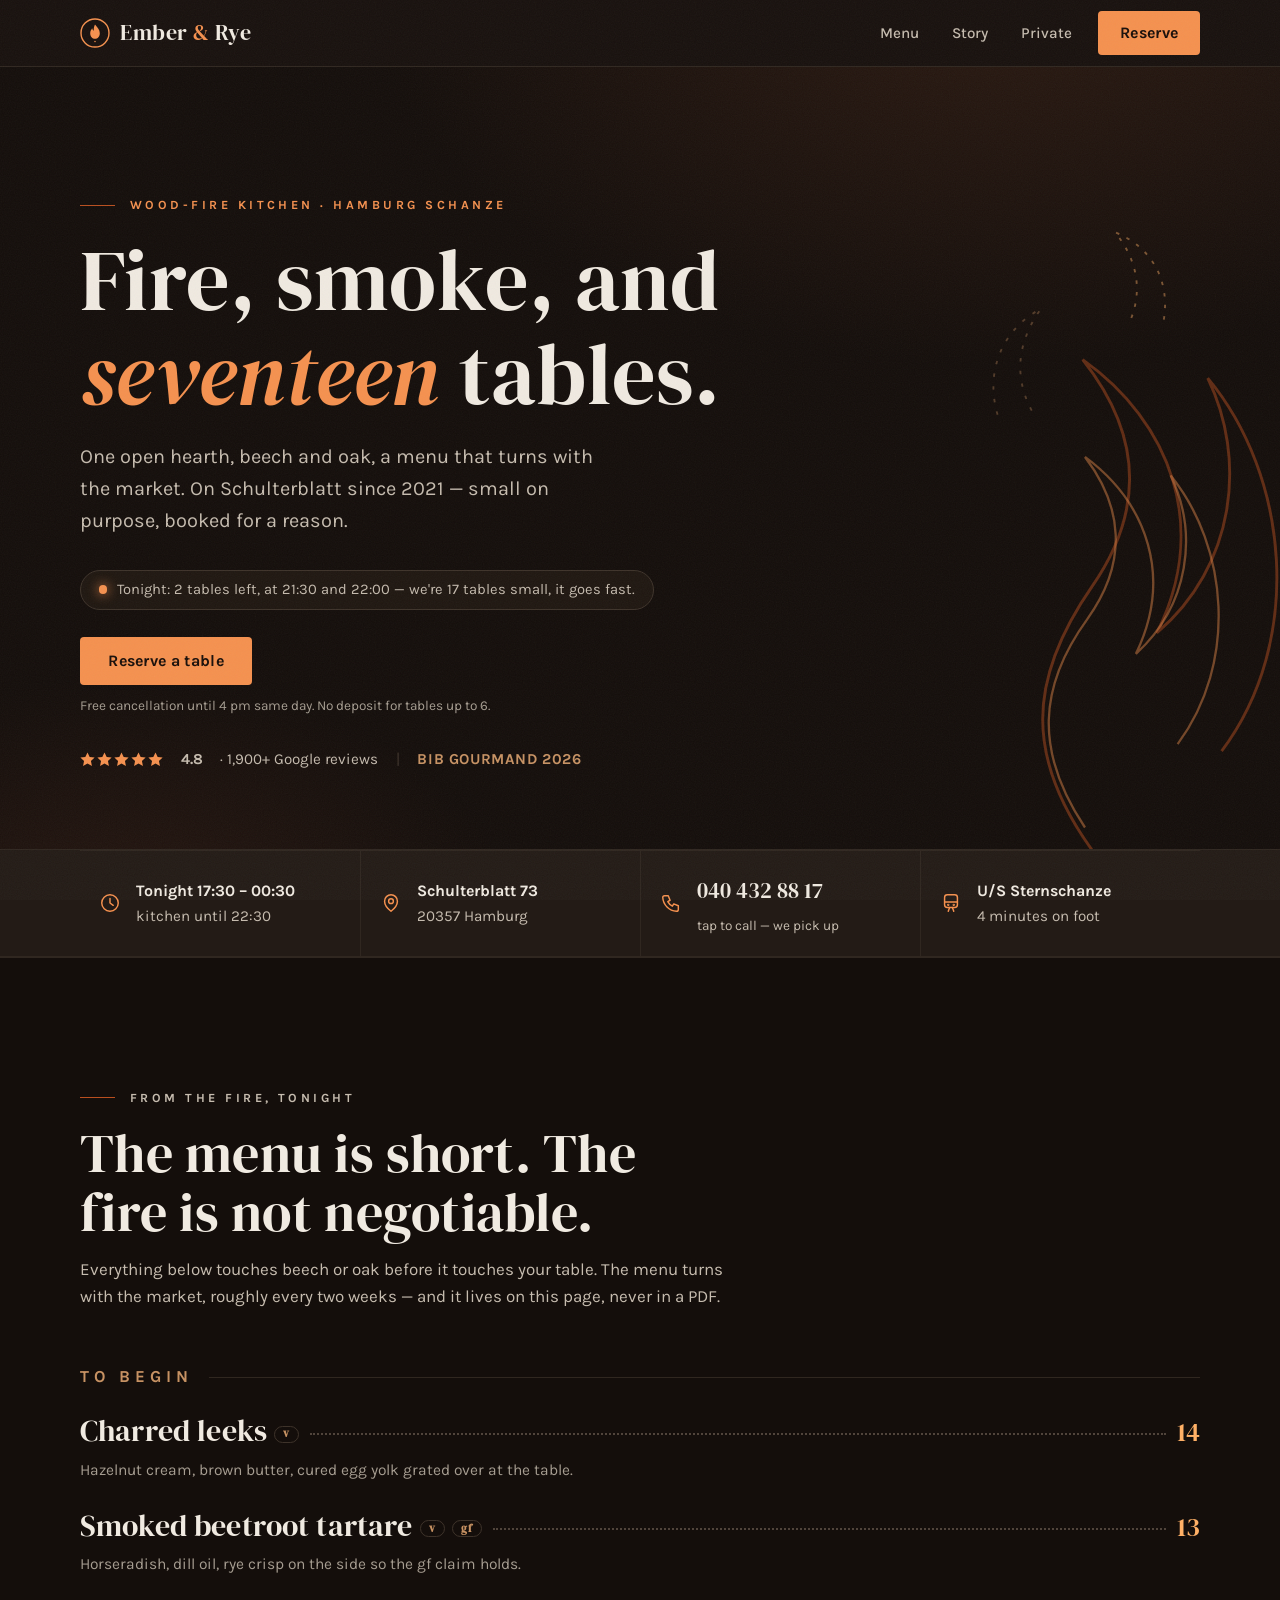
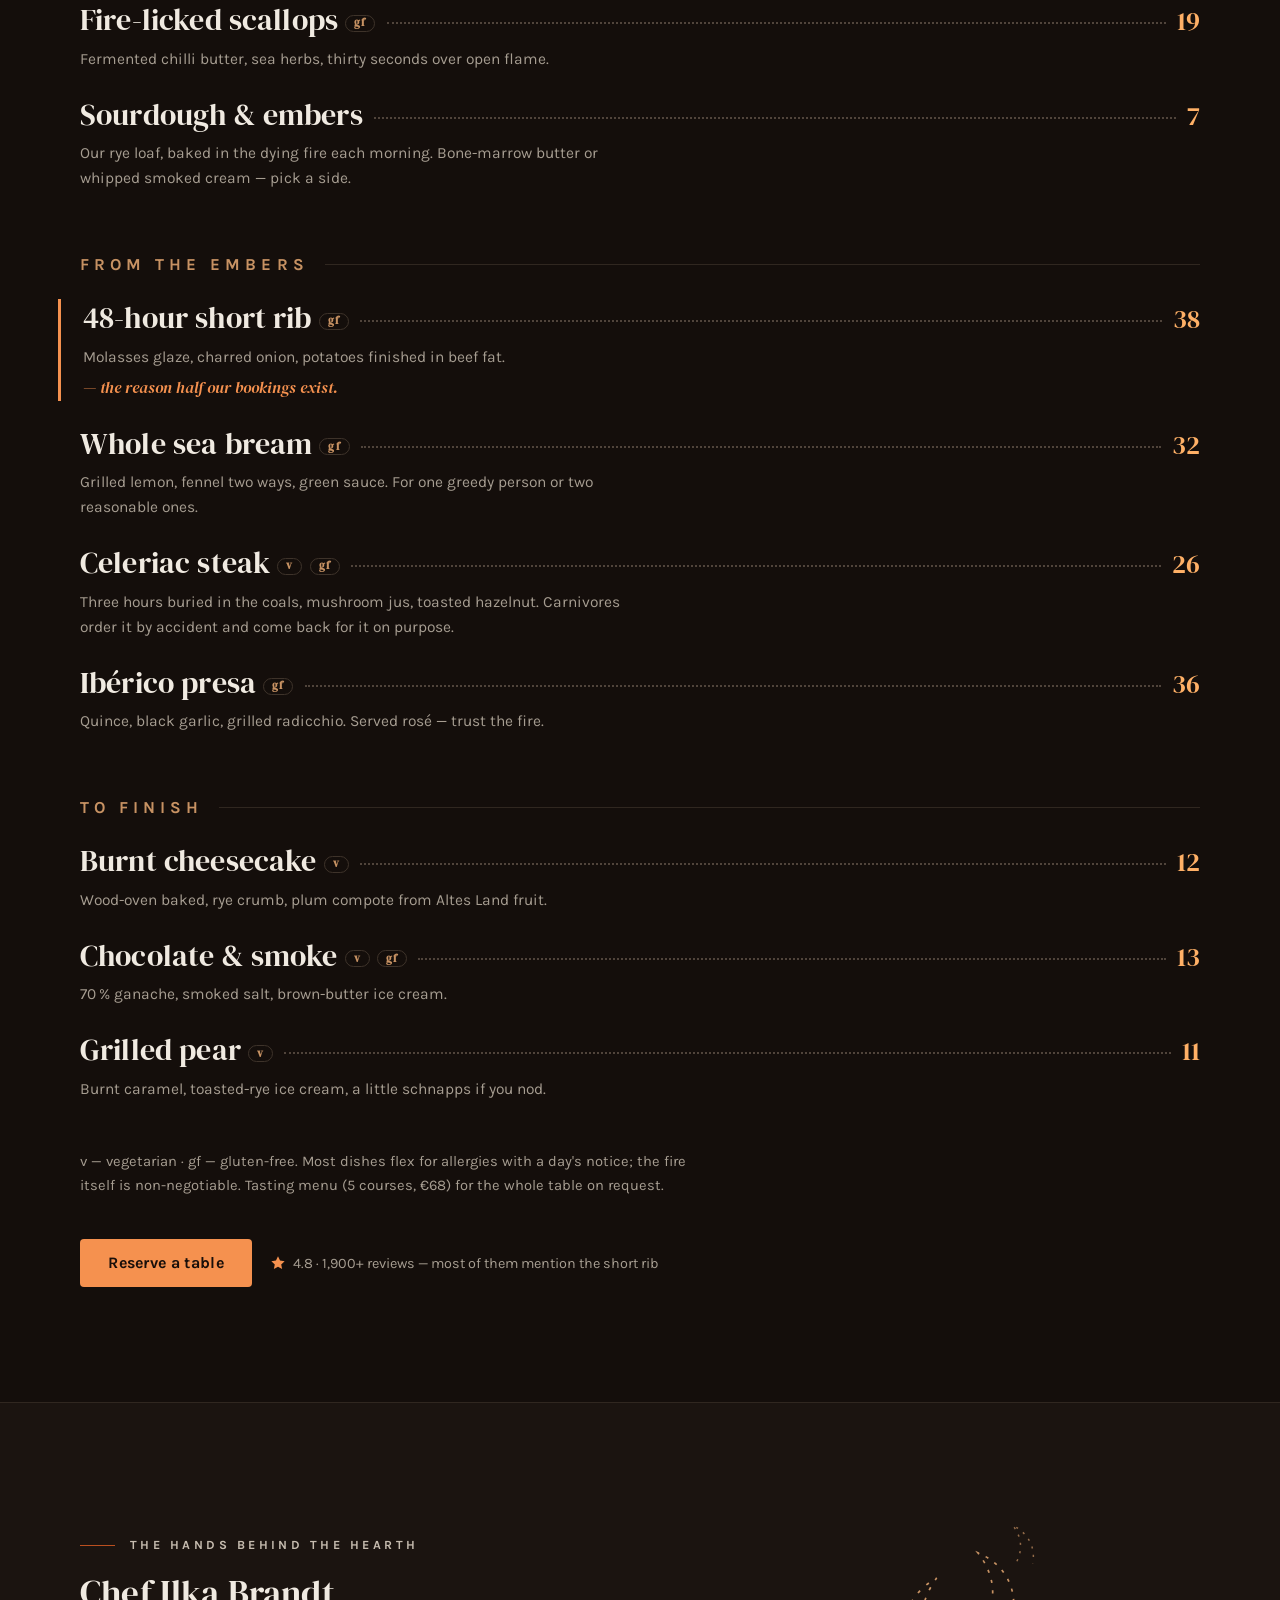
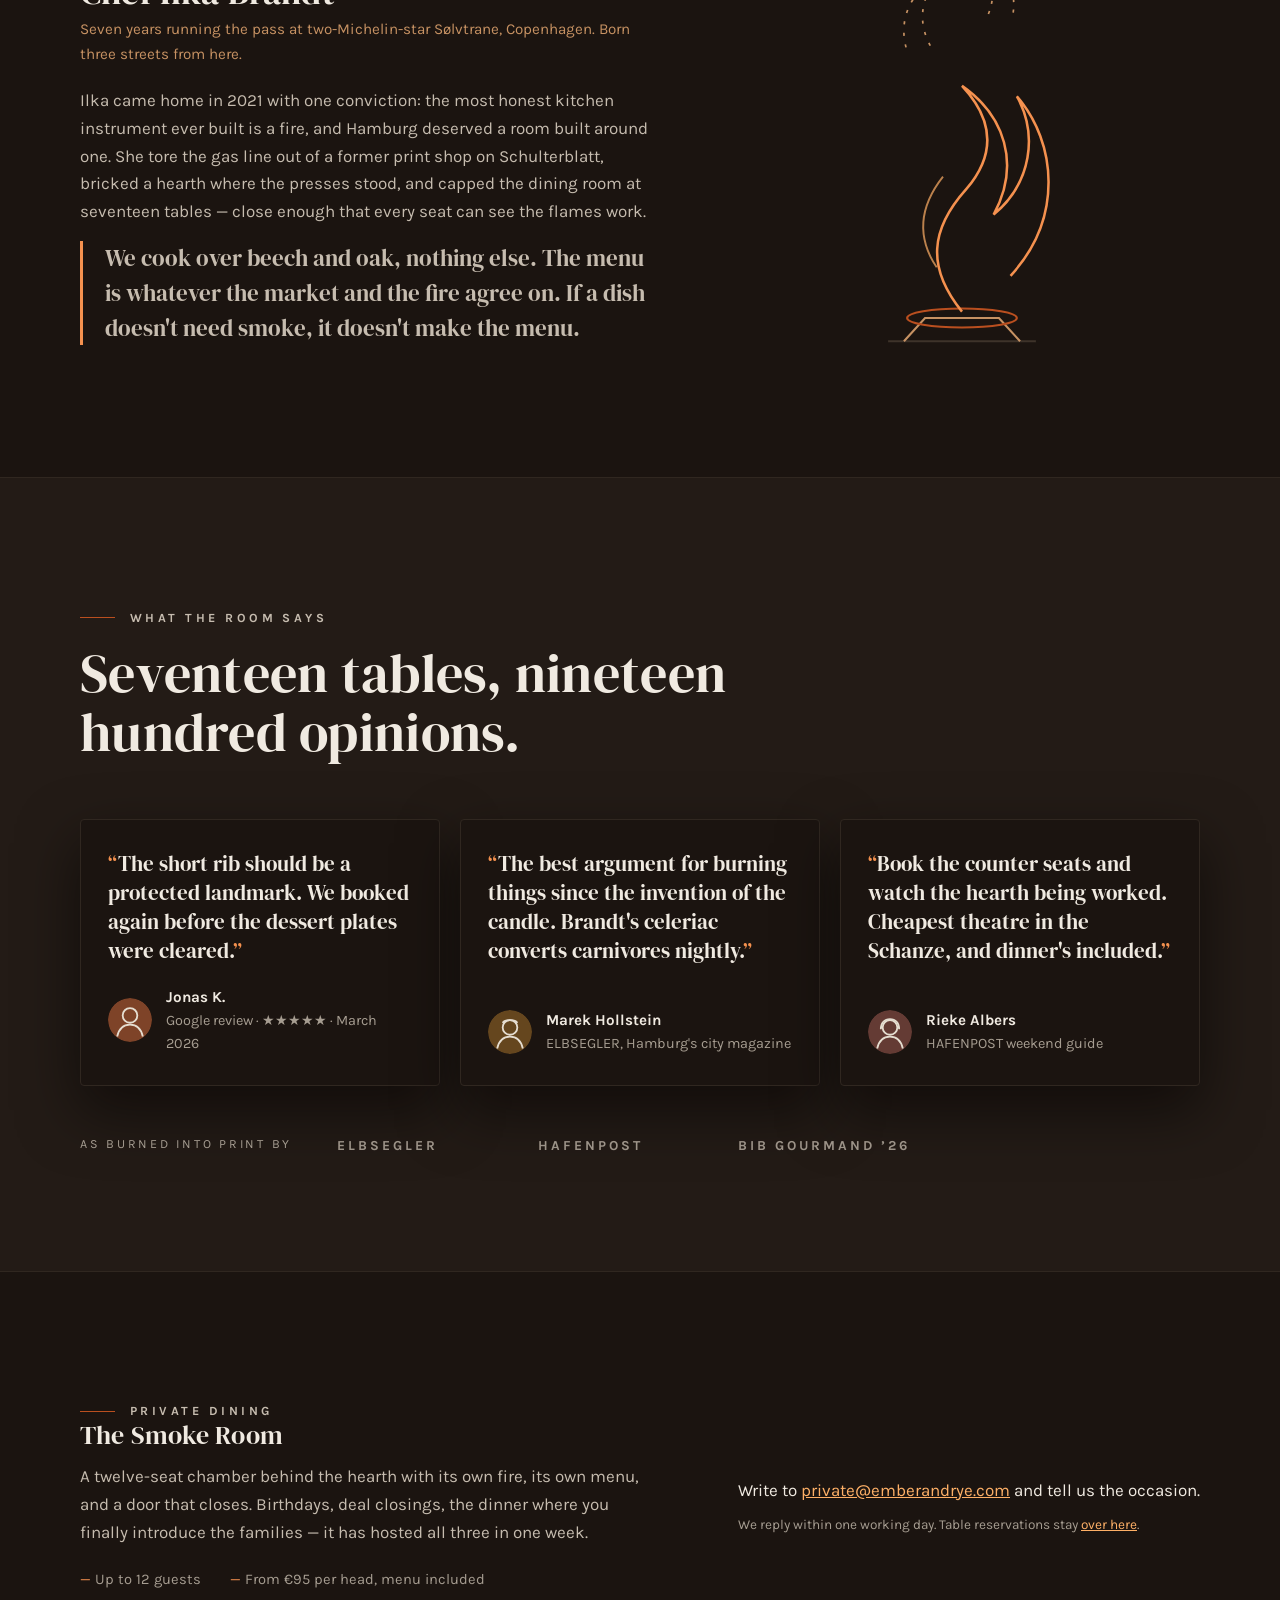
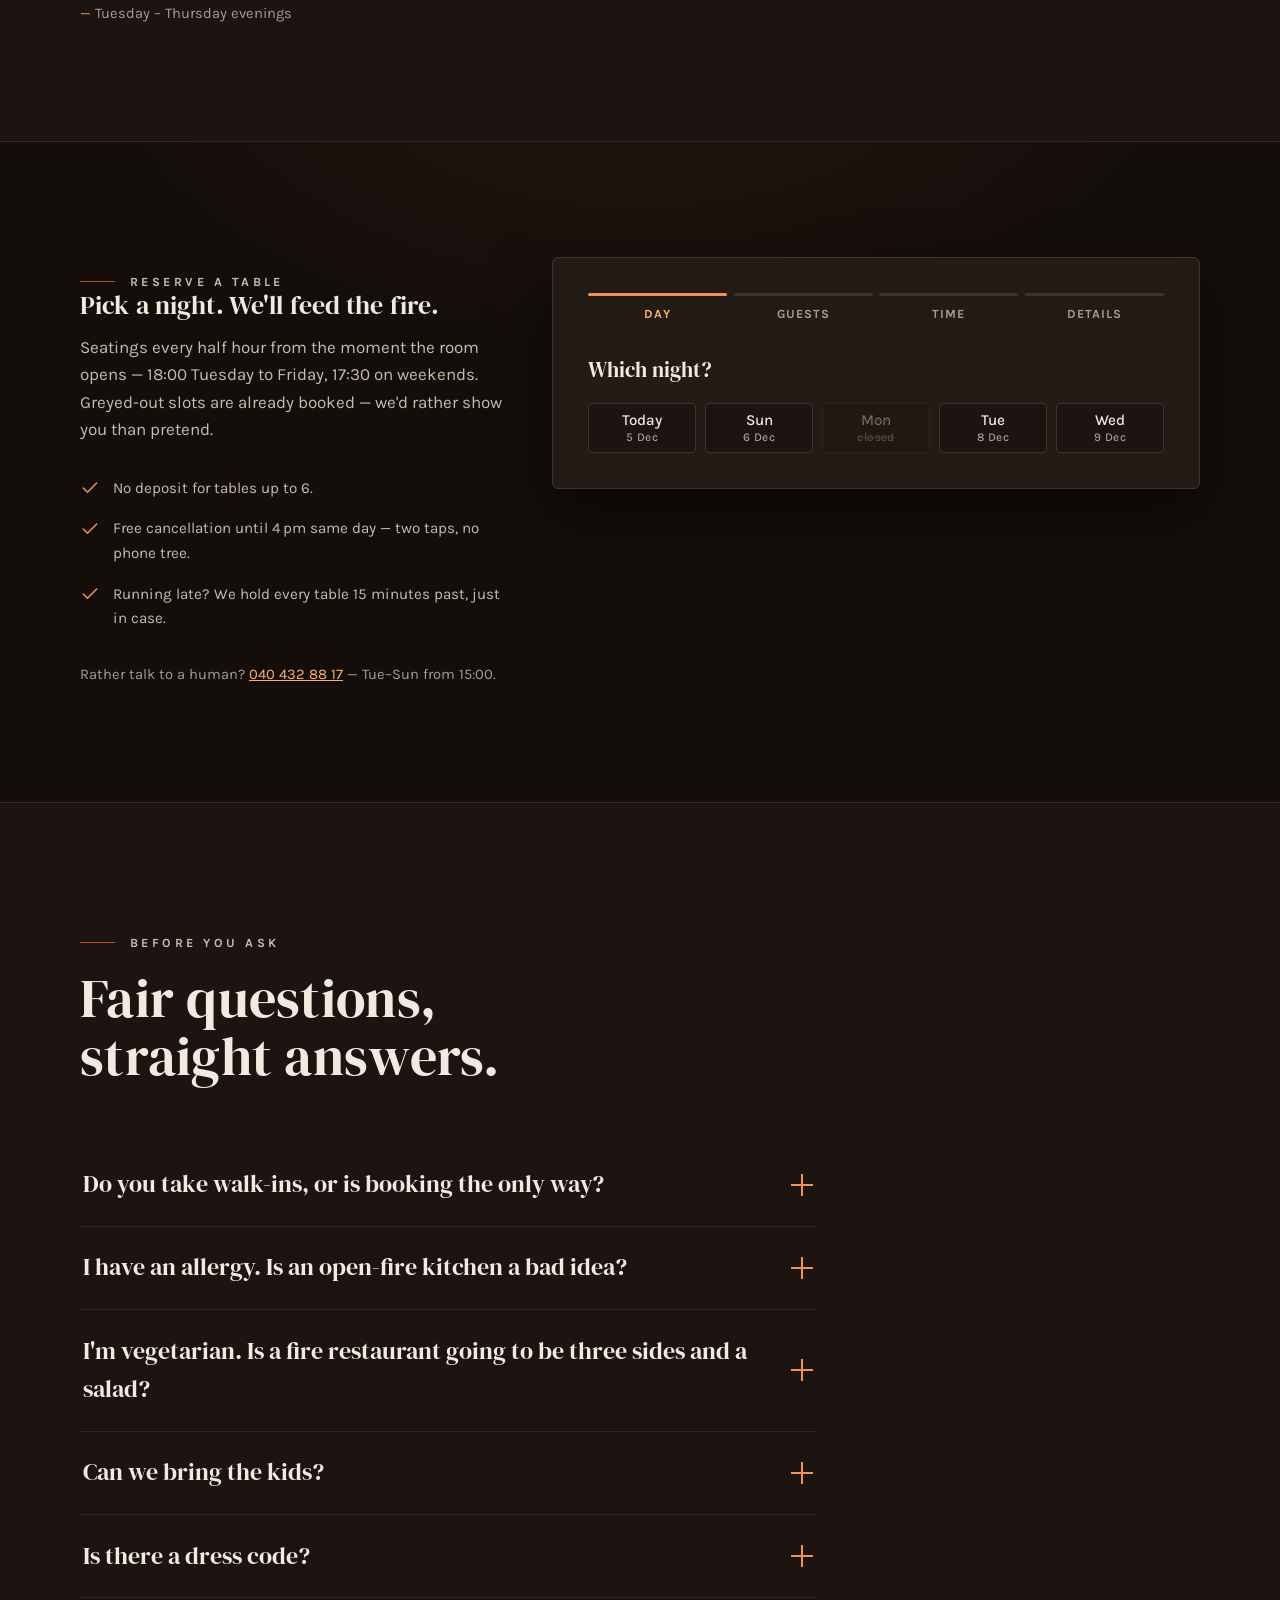
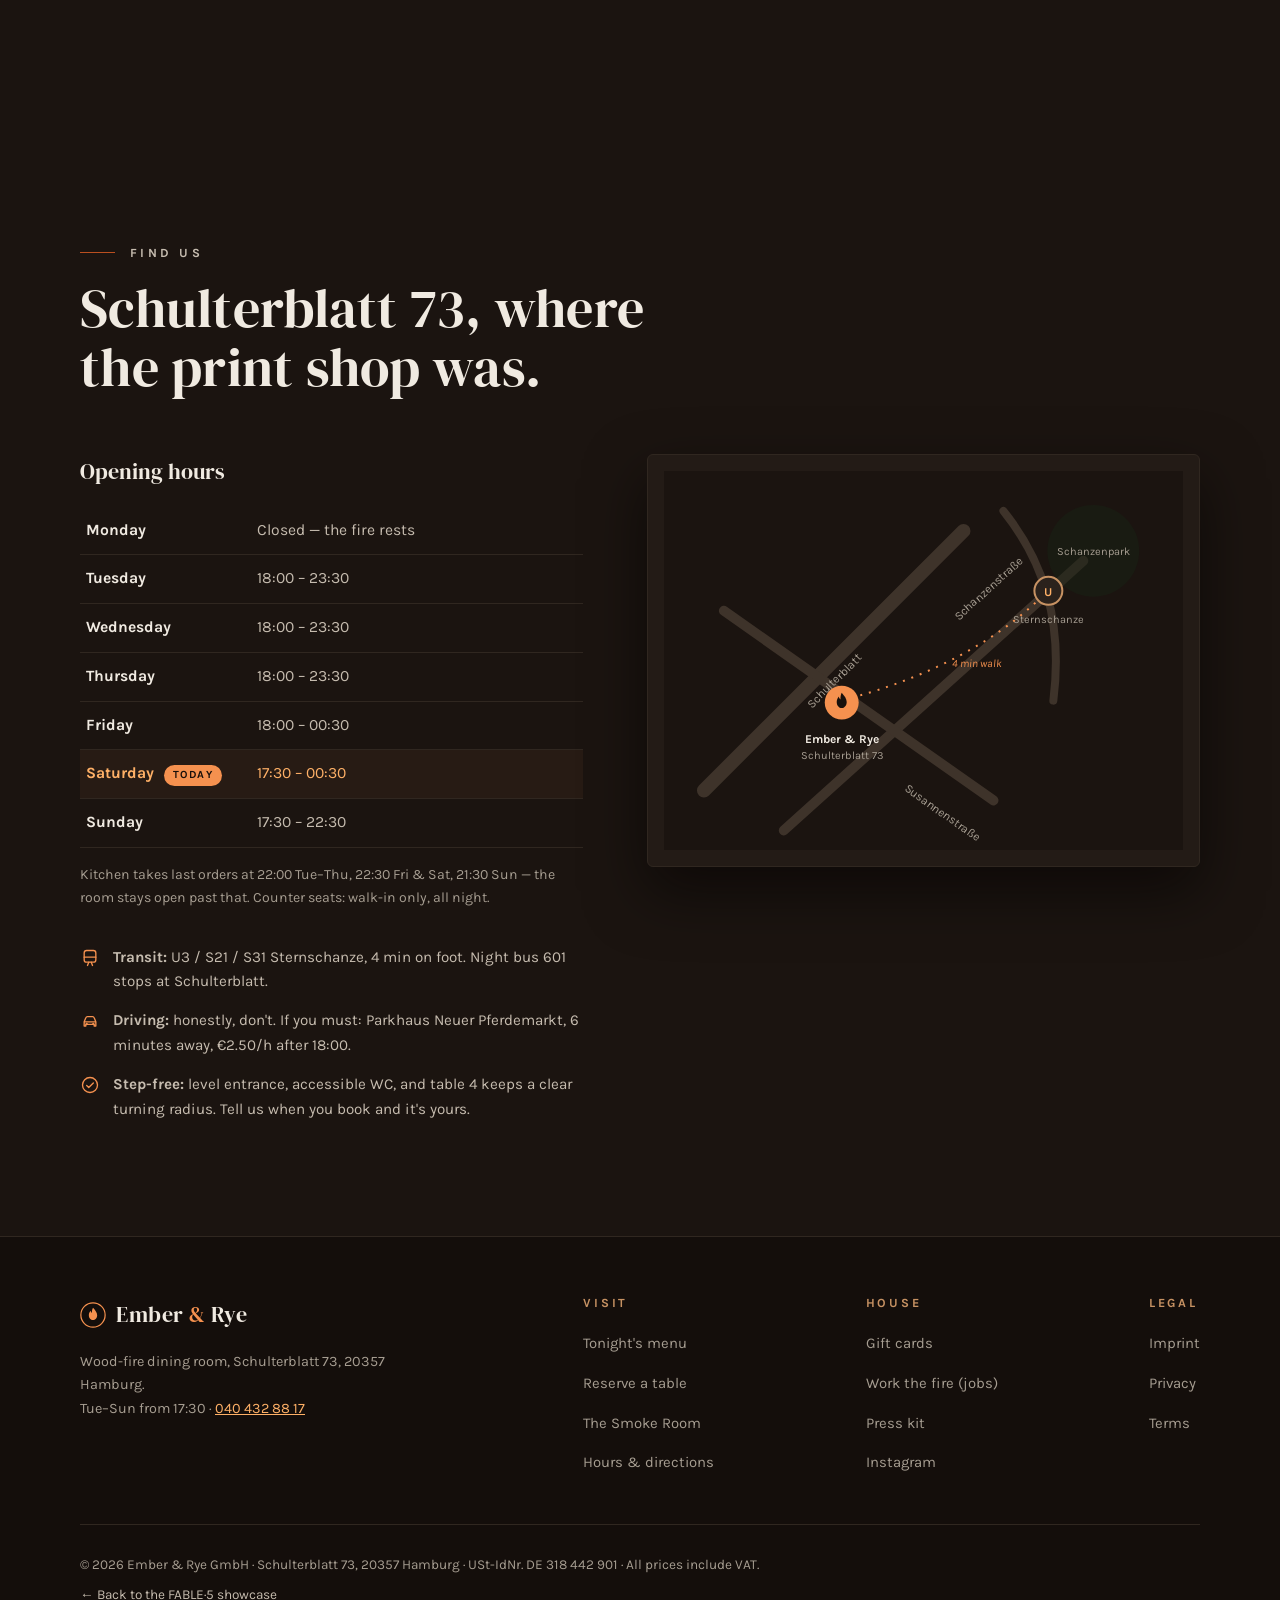
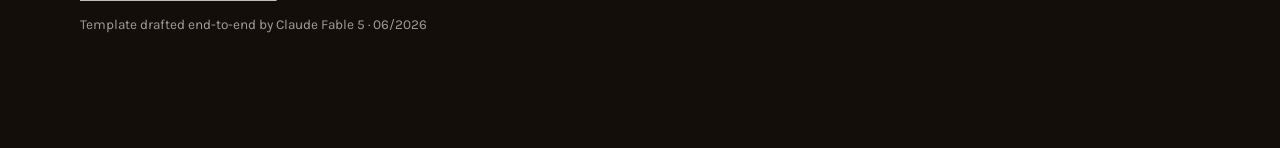
<file: templates/restaurant.html>
<!DOCTYPE html>
<html lang="en">
<head>
<meta charset="UTF-8">
<meta name="viewport" content="width=device-width, initial-scale=1.0">
<link rel="canonical" href="https://this-website-designed-itself.netlify.app/templates/restaurant.html">
<meta property="og:url" content="https://this-website-designed-itself.netlify.app/templates/restaurant.html">
<meta name="author" content="Özden Erdinc">
<script type="application/ld+json">
{"@context":"https://schema.org","@type":"WebPage","@id":"https://this-website-designed-itself.netlify.app/templates/restaurant.html#webpage","name":"Ember & Rye — restaurant landing-page template","url":"https://this-website-designed-itself.netlify.app/templates/restaurant.html","description":"A fictional, conversion-optimized wood-fire restaurant landing page — one of six industry demo templates in the FABLE·5 showcase, built by Claude Fable 5.","inLanguage":"en","isPartOf":{"@type":"WebSite","@id":"https://this-website-designed-itself.netlify.app/#website","name":"FABLE·5 — The Website That Designed Itself"},"creator":{"@type":"Person","name":"Özden Erdinc","url":"https://this-website-designed-itself.netlify.app/"}}
</script>
<title>Ember &amp; Rye — Wood-Fire Dining in Hamburg's Schanze · Reserve a Table</title>
<meta name="description" content="Ember &amp; Rye: a wood-fire kitchen with seventeen tables on Schulterblatt, Hamburg. Seasonal menu cooked over beech and oak. ★ 4.8 from 1,900+ reviews, Bib Gourmand 2026. Reserve online — free cancellation until 4 pm.">
<meta name="theme-color" content="#211b16">
<link rel="preconnect" href="https://fonts.googleapis.com">
<link rel="preconnect" href="https://fonts.gstatic.com" crossorigin>
<link href="https://fonts.googleapis.com/css2?family=DM+Serif+Display:ital@0;1&family=Karla:ital,wght@0,400;0,500;0,700;1,400&display=swap" rel="stylesheet">
<style>
/* ============ EMBER & RYE — tokens ============ */
:root{
  --bg:        oklch(20% 0.014 55);
  --bg-deep:   oklch(17% 0.012 50);
  --bg-2:      oklch(23% 0.016 55);
  --bg-3:      oklch(26% 0.018 58);
  --line:      oklch(33% 0.022 58);
  --line-soft: oklch(28% 0.018 56);
  --ink:       oklch(94% 0.014 80);
  --ink-soft:  oklch(80% 0.022 75);
  --ink-faint: oklch(70% 0.02 72);
  --ember:     oklch(75% 0.145 52);
  --ember-hi:  oklch(82% 0.13 62);
  --ember-deep:oklch(56% 0.15 42);
  --copper:    oklch(70% 0.09 62);
  --ok:        oklch(80% 0.13 150);
  --err:       oklch(78% 0.14 32);
  --serif: "DM Serif Display", "Iowan Old Style", Georgia, serif;
  --sans:  "Karla", "Avenir Next", Helvetica, sans-serif;
  --radius: 4px;
  --shadow: 0 24px 60px oklch(8% 0.01 50 / .55);
}
*{margin:0;padding:0;box-sizing:border-box}
html{scroll-behavior:smooth}
body{
  font-family:var(--sans);
  font-size:1.0625rem; line-height:1.62;
  color:var(--ink); background:var(--bg);
  -webkit-font-smoothing:antialiased;
}
/* candle-grain over everything */
body::after{
  content:""; position:fixed; inset:0; z-index:2147483000; pointer-events:none;
  opacity:.05;
  background-image:url("data:image/svg+xml,%3Csvg xmlns='http://www.w3.org/2000/svg' width='160' height='160'%3E%3Cfilter id='n'%3E%3CfeTurbulence type='fractalNoise' baseFrequency='0.85' numOctaves='2' stitchTiles='stitch'/%3E%3C/filter%3E%3Crect width='160' height='160' filter='url(%23n)'/%3E%3C/svg%3E");
}
::selection{background:var(--ember-deep); color:var(--ink)}
h1,h2,h3,h4{font-family:var(--serif); font-weight:400; line-height:1.08; letter-spacing:.005em}
a{color:var(--ember-hi)}
:focus-visible{outline:2px solid var(--ember); outline-offset:3px; border-radius:2px}
.skip{position:absolute; left:-999px; top:0; z-index:9999; background:var(--ember); color:var(--bg-deep); padding:.8rem 1.2rem; font-weight:700; text-decoration:none}
.skip:focus-visible{left:1rem; top:1rem}
.wrap{width:min(1120px, 100% - 2.5rem); margin-inline:auto}
section{scroll-margin-top:5.5rem}
.kicker{
  font-size:.78rem; font-weight:700; letter-spacing:.28em; text-transform:uppercase;
  color:var(--ember); display:flex; align-items:center; gap:.9rem;
}
.kicker::before{content:""; width:2.2rem; height:1px; background:var(--ember-deep)}
.sr{position:absolute; width:1px; height:1px; clip-path:inset(50%); overflow:hidden; white-space:nowrap}

/* ============ buttons ============ */
.btn{
  display:inline-flex; align-items:center; justify-content:center; gap:.55rem;
  min-height:48px; padding:.75rem 1.7rem; border-radius:var(--radius);
  font:700 1rem/1 var(--sans); letter-spacing:.02em; text-decoration:none;
  border:1px solid transparent; cursor:pointer;
  transition:background-color .2s, color .2s, border-color .2s, translate .2s;
}
.btn-primary{background:var(--ember); color:oklch(18% 0.02 50)}
.btn-primary:hover{background:var(--ember-hi); translate:0 -1px}
.btn-ghost{background:transparent; color:var(--ink); border-color:var(--line)}
.btn-ghost:hover{border-color:var(--ember); color:var(--ember-hi)}
.btn[disabled]{opacity:.4; cursor:not-allowed}
.microcopy{font-size:.85rem; color:var(--ink-faint); margin-top:.6rem}

/* ============ nav ============ */
.nav{
  position:sticky; top:0; z-index:60;
  background:oklch(19% 0.013 53 / .86); backdrop-filter:blur(14px);
  border-bottom:1px solid var(--line-soft);
}
.nav-in{display:flex; align-items:center; justify-content:space-between; gap:1rem; padding:.7rem 0}
.brand{display:flex; align-items:center; gap:.65rem; text-decoration:none; color:var(--ink); min-height:44px}
.brand svg{flex:none}
.brand b{font-family:var(--serif); font-weight:400; font-size:1.35rem; letter-spacing:.02em}
.brand b em{font-style:normal; color:var(--ember)}
.nav-links{display:flex; align-items:center; gap:.25rem; list-style:none}
.nav-links a:not(.btn){
  display:inline-flex; align-items:center; min-height:44px; padding:0 .9rem;
  color:var(--ink-soft); text-decoration:none; font-weight:500; font-size:.95rem;
}
.nav-links a:not(.btn):hover{color:var(--ember-hi)}
.nav .btn{min-height:44px; padding:.55rem 1.3rem; margin-left:.5rem}
@media (max-width:719px){ .nav-links a:not(.btn){display:none} }

/* ============ hero ============ */
.hero{position:relative; overflow:clip; border-bottom:1px solid var(--line-soft);
  background:
    radial-gradient(60rem 36rem at 78% -10%, oklch(30% 0.05 45 / .5), transparent 65%),
    radial-gradient(40rem 26rem at 10% 110%, oklch(26% 0.04 40 / .55), transparent 60%),
    var(--bg-deep);
}
.hero-in{position:relative; z-index:1; padding:clamp(4.5rem, 10vw, 8.5rem) 0 clamp(3rem, 6vw, 5rem); max-width:46rem}
.hero h1{
  font-size:clamp(2.7rem, 7.2vw, 5.4rem);
  margin:1.1rem 0 1.3rem; text-wrap:balance;
}
.hero h1 em{font-style:italic; color:var(--ember)}
.hero .sub{font-size:clamp(1.05rem, 1.6vw, 1.25rem); color:var(--ink-soft); max-width:34rem; margin-bottom:2rem}
.avail{
  display:inline-flex; align-items:center; gap:.6rem; margin-bottom:1.7rem;
  font-size:.92rem; color:var(--ink-soft);
  border:1px solid var(--line); border-radius:999px; padding:.45rem 1.1rem;
  background:oklch(24% 0.02 55 / .6);
}
.avail .dot{width:.55rem; height:.55rem; border-radius:50%; background:var(--ember); box-shadow:0 0 12px var(--ember)}
.trustline{display:flex; flex-wrap:wrap; align-items:center; gap:.5rem 1.1rem; margin-top:1.9rem; font-size:.95rem; color:var(--ink-soft)}
.stars{display:inline-flex; gap:2px}
.stars svg{width:15px; height:15px; fill:var(--ember)}
.trustline .sep{color:var(--line); }
.bib{font-weight:700; color:var(--copper); letter-spacing:.04em}
.hero-art{
  position:absolute; right:-4rem; bottom:-3rem; width:clamp(280px, 38vw, 540px); height:auto;
  opacity:.85; pointer-events:none;
}
@media (max-width:719px){ .hero-art{opacity:.3; right:-7rem} }

/* ============ info strip ============ */
.infostrip{background:var(--bg-2); border-bottom:1px solid var(--line-soft)}
.infostrip ul{
  list-style:none; display:grid; gap:0;
  grid-template-columns:repeat(auto-fit, minmax(230px,1fr));
}
.infostrip li{
  display:flex; align-items:center; gap:.9rem; padding:1.15rem 1.2rem;
  border-top:1px solid var(--line-soft); font-size:.95rem; color:var(--ink-soft);
}
.infostrip li + li{border-left:1px solid var(--line-soft)}
@media (max-width:719px){ .infostrip li + li{border-left:none} }
.infostrip svg{flex:none; width:22px; height:22px; stroke:var(--ember); fill:none; stroke-width:1.6; stroke-linecap:round; stroke-linejoin:round}
.infostrip strong{display:block; color:var(--ink); font-weight:700; font-size:1rem}
.infostrip a.tel{
  font-family:var(--serif); font-size:1.35rem; color:var(--ink); text-decoration:none;
  display:inline-flex; align-items:center; min-height:44px;
}
.infostrip a.tel:hover{color:var(--ember-hi)}

/* ============ sections ============ */
.sect{padding:clamp(4rem, 9vw, 7.5rem) 0}
.sect-head{max-width:42rem; margin-bottom:clamp(2.2rem, 5vw, 3.6rem)}
.sect-head h2{font-size:clamp(2rem, 4.6vw, 3.4rem); margin-top:1rem; text-wrap:balance}
.sect-head p{color:var(--ink-soft); margin-top:.9rem}

/* ============ menu as theatre ============ */
.menu{background:var(--bg-deep); border-block:1px solid var(--line-soft)}
.courses{display:grid; gap:clamp(2.5rem,5vw,4rem)}
.course h3{
  font-size:1.05rem; font-family:var(--sans); font-weight:700; letter-spacing:.3em;
  text-transform:uppercase; color:var(--copper); margin-bottom:1.6rem;
  display:flex; align-items:baseline; gap:1rem;
}
.course h3::after{content:""; flex:1; height:1px; background:var(--line-soft); align-self:center}
.course ul{list-style:none; display:grid; gap:1.5rem}
.dish-line{display:flex; align-items:baseline; gap:.7rem}
.dish-name{font-size:clamp(1.45rem, 2.6vw, 1.9rem); color:var(--ink)}
.dots{flex:1; min-width:2rem; border-bottom:2px dotted oklch(45% 0.025 58 / .8); transform:translateY(-6px)}
.price{font-family:var(--serif); font-size:clamp(1.3rem,2.2vw,1.6rem); color:var(--ember-hi); white-space:nowrap}
.dish-desc{color:var(--ink-faint); font-size:.97rem; max-width:36rem; margin-top:.25rem}
.tag{
  display:inline-block; font-size:.68rem; font-weight:700; letter-spacing:.1em;
  color:var(--copper); border:1px solid var(--line); border-radius:999px;
  padding:.1rem .5rem; vertical-align:.35em; margin-left:.45rem; text-decoration:none;
}
.dish.signature{
  border-left:3px solid var(--ember); padding-left:1.4rem; margin-left:-1.4rem;
  position:relative;
}
.dish.signature .dish-note{
  font-style:italic; color:var(--ember); font-size:.97rem; margin-top:.35rem; font-family:var(--serif);
}
.menu-note{margin-top:3rem; color:var(--ink-faint); font-size:.92rem; max-width:38rem}
.menu-cta{margin-top:2.6rem; display:flex; flex-wrap:wrap; align-items:center; gap:1.2rem}
.menu-cta .mini-trust{font-size:.9rem; color:var(--ink-faint); display:inline-flex; align-items:center; gap:.5rem}

/* ============ story ============ */
.story-grid{display:grid; gap:clamp(2.5rem,5vw,5rem); align-items:center}
@media (min-width:880px){ .story-grid{grid-template-columns:1.1fr .9fr} }
.story h3{font-size:clamp(1.6rem,3vw,2.2rem); margin:1.1rem 0 .4rem}
.story .role{color:var(--copper); font-size:.95rem; margin-bottom:1.3rem}
.story p + p{margin-top:1rem}
.story p{color:var(--ink-soft)}
.philosophy{
  margin-top:2rem; padding-left:1.4rem; border-left:3px solid var(--ember);
  font-family:var(--serif); font-size:clamp(1.2rem,2vw,1.45rem); line-height:1.5; color:var(--ink);
}
.story-art{display:flex; justify-content:center}
.story-art svg{width:min(380px, 100%); height:auto}

/* ============ reviews ============ */
.reviews{background:var(--bg-2); border-block:1px solid var(--line-soft)}
.quote-grid{display:grid; gap:1.25rem; grid-template-columns:repeat(auto-fit,minmax(280px,1fr))}
.quote{
  background:var(--bg); border:1px solid var(--line-soft); border-radius:var(--radius);
  padding:1.8rem 1.7rem; display:flex; flex-direction:column; gap:1.2rem;
  box-shadow:var(--shadow);
}
.quote blockquote{font-family:var(--serif); font-size:1.3rem; line-height:1.4; text-wrap:pretty}
.quote blockquote::before{content:"“"; color:var(--ember); }
.quote blockquote::after{content:"”"; color:var(--ember)}
.quote figcaption{display:flex; align-items:center; gap:.85rem; margin-top:auto; font-size:.9rem; color:var(--ink-faint)}
.quote figcaption b{display:block; color:var(--ink); font-size:.95rem}
.avatar{width:44px; height:44px; border-radius:50%; flex:none}
.press-row{
  margin-top:3rem; display:flex; flex-wrap:wrap; align-items:center; gap:1.4rem 2.8rem;
}
.press-row .plabel{font-size:.78rem; letter-spacing:.22em; text-transform:uppercase; color:var(--ink-faint)}
.press-row svg{height:22px; width:auto; opacity:.75}
.press-row svg text{font-family:var(--sans); font-weight:700; letter-spacing:.22em; fill:var(--ink-soft); font-size:15px}

/* ============ private dining ============ */
.private-grid{display:grid; gap:2.5rem; align-items:center}
@media (min-width:880px){ .private-grid{grid-template-columns:1fr auto} }
.private p{color:var(--ink-soft); max-width:36rem; margin-top:.9rem}
.private .facts{margin-top:1.4rem; display:flex; flex-wrap:wrap; gap:.6rem 1.8rem; font-size:.92rem; color:var(--ink-faint); list-style:none}
.private .facts li::before{content:"— "; color:var(--ember)}

/* ============ reservation widget ============ */
.reserve{background:
  radial-gradient(50rem 30rem at 50% -20%, oklch(30% 0.05 45 / .4), transparent 70%),
  var(--bg-deep);
  border-block:1px solid var(--line-soft);
}
.resv-grid{display:grid; gap:2.5rem}
@media (min-width:960px){ .resv-grid{grid-template-columns:.8fr 1.2fr; align-items:start} }
.resv-aside p{color:var(--ink-soft); margin-top:.9rem; max-width:30rem}
.assure{margin-top:2rem; display:grid; gap:1rem; list-style:none}
.assure li{display:flex; gap:.8rem; align-items:flex-start; font-size:.95rem; color:var(--ink-soft)}
.assure svg{flex:none; width:20px; height:20px; stroke:var(--ember); fill:none; stroke-width:1.8; stroke-linecap:round; stroke-linejoin:round; margin-top:.15rem}
.resv-card{
  background:var(--bg-2); border:1px solid var(--line); border-radius:6px;
  padding:clamp(1.4rem, 3vw, 2.2rem); box-shadow:var(--shadow);
  container-type:inline-size; container-name:resv;
}
.progress{list-style:none; display:flex; gap:.4rem; margin-bottom:1.8rem; font-size:.78rem; letter-spacing:.08em; text-transform:uppercase}
.progress li{
  flex:1; text-align:center; color:var(--ink-faint); padding-top:.7rem; position:relative; font-weight:700;
}
.progress li::before{content:""; position:absolute; top:0; left:0; right:0; height:3px; background:var(--line); border-radius:2px}
.progress li.done::before, .progress li[aria-current]::before{background:var(--ember)}
.progress li[aria-current]{color:var(--ember-hi)}
.rstep{display:none}
.rstep.shown{display:block; opacity:1; translate:0 0; transition:opacity .45s ease, translate .45s ease}
@starting-style{ .rstep.shown{opacity:0; translate:0 14px} }
.rstep + .rstep.shown{margin-top:1.9rem; padding-top:1.7rem; border-top:1px dashed var(--line)}
.rstep .qlabel{font-family:var(--serif); font-size:1.3rem; margin-bottom:1rem; display:block}
.pillrow{display:flex; flex-wrap:wrap; gap:.55rem}
.pill{
  min-height:48px; min-width:48px; padding:.45rem 1rem; border-radius:var(--radius);
  background:var(--bg); border:1px solid var(--line); color:var(--ink);
  font:500 .95rem/1.25 var(--sans); cursor:pointer; text-align:center;
  transition:border-color .15s, background-color .15s, color .15s;
}
.pill small{display:block; color:var(--ink-faint); font-size:.74rem; letter-spacing:.04em}
.pill:hover:not([disabled]){border-color:var(--ember)}
.pill[aria-pressed="true"]{background:var(--ember); border-color:var(--ember); color:oklch(18% 0.02 50)}
.pill[aria-pressed="true"] small{color:oklch(26% 0.035 50)}
.pill[disabled]{opacity:.38; cursor:not-allowed; text-decoration:line-through; text-decoration-color:var(--ember-deep)}
@container resv (min-width:560px){ .pillrow.dates .pill{flex:1} }
.slot-hint{font-size:.85rem; color:var(--ink-faint); margin-top:.8rem}
.party-note{font-size:.88rem; color:var(--copper); margin-top:.8rem; font-style:italic}
.field{margin-bottom:1.2rem; position:relative}
.field label{display:block; font-weight:700; font-size:.92rem; margin-bottom:.4rem}
.field input{
  width:100%; min-height:50px; padding:.7rem .95rem; border-radius:var(--radius);
  background:var(--bg); border:1px solid var(--line); color:var(--ink);
  font:400 1rem var(--sans);
}
.field input::placeholder{color:oklch(52% 0.02 70)}
.field input:focus-visible{outline:2px solid var(--ember); outline-offset:1px; border-color:var(--ember)}
.field:has(input:focus) label{color:var(--ember-hi)}
.field .err-msg{display:none; font-size:.85rem; color:var(--err); margin-top:.4rem}
.field.invalid input{border-color:var(--err)}
.field.invalid .err-msg{display:block}
.field .tick{
  display:none; position:absolute; right:.9rem; top:2.45rem;
  width:20px; height:20px; stroke:var(--ok); fill:none; stroke-width:2.4; stroke-linecap:round; stroke-linejoin:round;
}
.field.valid .tick{display:block}
.form-foot{font-size:.85rem; color:var(--ink-faint); margin-top:1rem; display:flex; gap:.6rem; align-items:flex-start}
.form-foot svg{flex:none; width:18px; height:18px; stroke:var(--copper); fill:none; stroke-width:1.7; stroke-linecap:round; margin-top:.15rem}
.resv-success{display:none; text-align:left}
.resv-success.shown{display:block; opacity:1; translate:0 0; transition:opacity .5s ease, translate .5s ease}
@starting-style{ .resv-success.shown{opacity:0; translate:0 16px} }
.resv-success .flame-ok{width:64px; height:64px; margin-bottom:1.2rem}
.resv-success h3{font-size:clamp(1.6rem,3vw,2.1rem); margin-bottom:.8rem; text-wrap:balance}
.resv-success p{color:var(--ink-soft)}
.resv-success .demo-note{font-size:.8rem; color:var(--ink-faint); margin-top:1.6rem}

/* ============ FAQ ============ */
.faq{max-width:46rem}
.faq details{border-bottom:1px solid var(--line-soft)}
.faq summary{
  list-style:none; cursor:pointer; display:flex; justify-content:space-between; align-items:center; gap:1.2rem;
  font-family:var(--serif); font-size:clamp(1.2rem, 2.2vw, 1.5rem); padding:1.35rem .2rem; min-height:44px;
}
.faq summary::-webkit-details-marker{display:none}
.faq summary .x{
  flex:none; width:22px; height:22px; position:relative; transition:rotate .25s ease;
}
.faq summary .x::before, .faq summary .x::after{
  content:""; position:absolute; inset:0; margin:auto; background:var(--ember);
}
.faq summary .x::before{width:100%; height:2px}
.faq summary .x::after{width:2px; height:100%}
.faq details[open] summary .x{rotate:45deg}
.faq details[open] summary{color:var(--ember-hi)}
.faq .a{padding:0 .2rem 1.5rem; color:var(--ink-soft); max-width:40rem}

/* ============ hours & location ============ */
.hours-grid{display:grid; gap:clamp(2.5rem,5vw,4.5rem)}
@media (min-width:880px){ .hours-grid{grid-template-columns:1fr 1.1fr; align-items:start} }
.hours table{width:100%; border-collapse:collapse; font-size:.98rem}
.hours caption{text-align:left; font-family:var(--serif); font-size:1.4rem; margin-bottom:1rem}
.hours th, .hours td{padding:.7rem .4rem; text-align:left; border-bottom:1px solid var(--line-soft)}
.hours th{font-weight:700; color:var(--ink); width:34%}
.hours td{color:var(--ink-soft)}
.hours tr.today th, .hours tr.today td{color:var(--ember-hi)}
.hours tr.today{background:oklch(28% 0.035 50 / .45)}
.hours .today-badge{
  display:inline-block; font-size:.68rem; font-weight:700; letter-spacing:.14em; text-transform:uppercase;
  color:oklch(18% 0.02 50); background:var(--ember); border-radius:999px; padding:.12rem .55rem; margin-left:.6rem;
}
.hours .note{font-size:.88rem; color:var(--ink-faint); margin-top:1rem}
.getting-here{margin-top:2.2rem; display:grid; gap:.9rem; list-style:none; font-size:.95rem; color:var(--ink-soft)}
.getting-here li{display:flex; gap:.8rem; align-items:flex-start}
.getting-here svg{flex:none; width:20px; height:20px; stroke:var(--ember); fill:none; stroke-width:1.6; stroke-linecap:round; stroke-linejoin:round; margin-top:.2rem}
.map-card{background:var(--bg-2); border:1px solid var(--line-soft); border-radius:6px; padding:1rem; box-shadow:var(--shadow)}
.map-card svg{width:100%; height:auto; display:block}

/* ============ footer ============ */
footer{background:var(--bg-deep); border-top:1px solid var(--line-soft); padding:3.5rem 0 7rem}
.foot-grid{display:flex; flex-wrap:wrap; gap:2rem 4rem; justify-content:space-between; margin-bottom:2.8rem}
.foot-grid nav ul{list-style:none; display:grid; gap:.35rem}
.foot-grid nav a{color:var(--ink-faint); text-decoration:none; font-size:.93rem; display:inline-flex; min-height:34px; align-items:center}
.foot-grid nav a:hover{color:var(--ember-hi)}
.foot-grid .fh{font-size:.78rem; letter-spacing:.22em; text-transform:uppercase; color:var(--copper); margin-bottom:.8rem; font-weight:700}
.legal{font-size:.85rem; color:var(--ink-faint); border-top:1px solid var(--line-soft); padding-top:1.8rem; display:grid; gap:.5rem}
.legal a{color:var(--ink-soft)}

/* ============ sticky mobile bar ============ */
.mobilebar{display:none}
@media (max-width:719px){
  body{padding-bottom:calc(72px + env(safe-area-inset-bottom))}
  .mobilebar{
    position:fixed; bottom:0; left:0; right:0; z-index:70;
    display:flex; gap:.6rem; padding:.7rem .9rem calc(.7rem + env(safe-area-inset-bottom));
    background:oklch(17% 0.012 50 / .92); backdrop-filter:blur(14px);
    border-top:1px solid var(--line);
  }
  .mobilebar .btn-primary{flex:1}
  .mobilebar .btn-tel{
    flex:none; width:48px; height:48px; display:inline-flex; align-items:center; justify-content:center;
    border:1px solid var(--line); border-radius:var(--radius); color:var(--ember);
  }
  .mobilebar .btn-tel svg{width:22px; height:22px; stroke:currentColor; fill:none; stroke-width:1.8; stroke-linecap:round; stroke-linejoin:round}
  footer{padding-bottom:2.5rem}
}

/* ============ reveals & motion ============ */
.reveal{opacity:0; translate:0 22px; transition:opacity .7s ease, translate .7s ease}
.reveal.in{opacity:1; translate:0 0}
@supports (animation-timeline: view()){
  @media (prefers-reduced-motion: no-preference){
    .hero-art{animation:flame-drift linear both; animation-timeline:view(); animation-range:exit 0% exit 100%}
    @keyframes flame-drift{ to{translate:0 -60px; opacity:.4} }
  }
}
@media (prefers-reduced-motion: reduce){
  html{scroll-behavior:auto}
  *,*::before,*::after{animation:none !important; transition:none !important}
  .reveal{opacity:1; translate:none}
}
</style>
</head>
<body>
<a class="skip" href="#reserve">Skip to reservations</a>

<!-- ======== NAV ======== -->
<header class="nav">
  <div class="wrap nav-in">
    <a class="brand" href="#top" aria-label="Ember and Rye — home">
      <svg width="30" height="30" viewBox="0 0 30 30" aria-hidden="true">
        <circle cx="15" cy="15" r="14" fill="none" stroke="oklch(75% 0.145 52)" stroke-width="1.4"/>
        <path d="M15 6.5c2.6 3 4.8 5.4 4.8 8.7 0 3.1-2.1 5.6-4.8 5.6s-4.8-2.5-4.8-5.6c0-2 .9-3.5 2-5 .2 1.2.7 2 1.6 2.6-.2-2.4.2-4.4 1.2-6.3z" fill="oklch(75% 0.145 52)"/>
        <path d="M15 23.5v.01" stroke="oklch(75% 0.145 52)" stroke-width="1.5" stroke-linecap="round"/>
      </svg>
      <b>Ember <em>&amp;</em> Rye</b>
    </a>
    <nav aria-label="Main">
      <ul class="nav-links">
        <li><a href="#menu">Menu</a></li>
        <li><a href="#story">Story</a></li>
        <li><a href="#private">Private</a></li>
        <li><a class="btn btn-primary" href="#reserve">Reserve</a></li>
      </ul>
    </nav>
  </div>
</header>

<main id="top">

<!-- ======== HERO ======== -->
<section class="hero" aria-labelledby="hero-h">
  <svg class="hero-art" viewBox="0 0 420 620" aria-hidden="true" fill="none">
    <path d="M210 590c-70-90-62-160-8-238 50-72 38-138-8-196 76 54 110 144 64 236 68-58 78-150 44-220 70 84 84 226 12 322" stroke="oklch(56% 0.15 42)" stroke-width="2.5" opacity=".55"/>
    <path d="M196 560c-44-66-40-122 2-180 36-50 30-98-2-140 54 40 76 104 44 170 46-42 54-104 30-154 50 62 58 162 6 232" stroke="oklch(75% 0.145 52)" stroke-width="2" opacity=".5"/>
    <path d="M236 120c10-26 4-52-14-74 30 12 48 40 42 76" stroke="oklch(82% 0.13 62)" stroke-width="1.6" opacity=".5" stroke-dasharray="3 7"/>
    <path d="M150 200c-16-30-12-60 8-88-34 18-50 56-36 96" stroke="oklch(70% 0.09 62)" stroke-width="1.6" opacity=".4" stroke-dasharray="3 8"/>
    <path d="M120 600h180" stroke="oklch(33% 0.022 58)" stroke-width="2"/>
  </svg>
  <div class="wrap">
    <div class="hero-in">
      <p class="kicker">Wood-fire kitchen · Hamburg Schanze</p>
      <h1 id="hero-h">Fire, smoke, and <em>seventeen</em> tables.</h1>
      <p class="sub">One open hearth, beech and oak, a menu that turns with the market. On Schulterblatt since 2021 — small on purpose, booked for a reason.</p>
      <p class="avail"><span class="dot" aria-hidden="true"></span> <span id="availText">Tonight: 2 tables left, at 21:30 and 22:00 — we're 17 tables small, it goes fast.</span></p>
      <div>
        <a class="btn btn-primary" href="#reserve">Reserve a table</a>
        <p class="microcopy">Free cancellation until 4&thinsp;pm same day. No deposit for tables up to 6.</p>
      </div>
      <p class="trustline">
        <span class="stars" aria-hidden="true">
          <svg viewBox="0 0 20 19"><path d="M10 0l2.9 6.1 6.6.8-4.9 4.6 1.3 6.5L10 14.7 4.1 18l1.3-6.5L.5 6.9l6.6-.8z"/></svg>
          <svg viewBox="0 0 20 19"><path d="M10 0l2.9 6.1 6.6.8-4.9 4.6 1.3 6.5L10 14.7 4.1 18l1.3-6.5L.5 6.9l6.6-.8z"/></svg>
          <svg viewBox="0 0 20 19"><path d="M10 0l2.9 6.1 6.6.8-4.9 4.6 1.3 6.5L10 14.7 4.1 18l1.3-6.5L.5 6.9l6.6-.8z"/></svg>
          <svg viewBox="0 0 20 19"><path d="M10 0l2.9 6.1 6.6.8-4.9 4.6 1.3 6.5L10 14.7 4.1 18l1.3-6.5L.5 6.9l6.6-.8z"/></svg>
          <svg viewBox="0 0 20 19"><path d="M10 0l2.9 6.1 6.6.8-4.9 4.6 1.3 6.5L10 14.7 4.1 18l1.3-6.5L.5 6.9l6.6-.8z"/></svg>
        </span>
        <strong>4.8</strong> · 1,900+ Google reviews <span class="sep" aria-hidden="true">|</span> <span class="bib">BIB GOURMAND 2026</span>
      </p>
    </div>
  </div>
</section>

<!-- ======== INFO STRIP ======== -->
<aside class="infostrip" aria-label="Hours, address and phone">
  <div class="wrap">
    <ul>
      <li>
        <svg viewBox="0 0 24 24" aria-hidden="true"><circle cx="12" cy="12" r="9"/><path d="M12 7v5l3.5 2.5"/></svg>
        <span><strong id="tonightHours">Tonight 18:00 – 23:30</strong> <span id="kitchenLine">kitchen until 22:00</span></span>
      </li>
      <li>
        <svg viewBox="0 0 24 24" aria-hidden="true"><path d="M12 21s-7-5.5-7-11a7 7 0 1 1 14 0c0 5.5-7 11-7 11z"/><circle cx="12" cy="10" r="2.6"/></svg>
        <span><strong>Schulterblatt 73</strong> 20357 Hamburg</span>
      </li>
      <li>
        <svg viewBox="0 0 24 24" aria-hidden="true"><path d="M5 4h4l2 5-2.5 1.5a12 12 0 0 0 5 5L15 13l5 2v4a2 2 0 0 1-2 2A16 16 0 0 1 3 6a2 2 0 0 1 2-2z"/></svg>
        <span><a class="tel" href="tel:+49404328817">040 432 88 17</a><br><span style="font-size:.85rem">tap to call — we pick up</span></span>
      </li>
      <li>
        <svg viewBox="0 0 24 24" aria-hidden="true"><rect x="5" y="3" width="14" height="14" rx="3"/><path d="M5 11h14M9 21l1.5-4M15 21l-1.5-4"/><circle cx="9" cy="14" r=".5"/><circle cx="15" cy="14" r=".5"/></svg>
        <span><strong>U/S Sternschanze</strong> 4 minutes on foot</span>
      </li>
    </ul>
  </div>
</aside>

<!-- ======== MENU ======== -->
<section class="sect menu" id="menu" aria-labelledby="menu-h">
  <div class="wrap">
    <div class="sect-head reveal">
      <p class="kicker">From the fire, tonight</p>
      <h2 id="menu-h">The menu is short. The fire is not negotiable.</h2>
      <p>Everything below touches beech or oak before it touches your table. The menu turns with the market, roughly every two weeks — and it lives on this page, never in a PDF.</p>
    </div>

    <div class="courses">
      <div class="course reveal">
        <h3>To begin</h3>
        <ul>
          <li class="dish">
            <div class="dish-line"><h4 class="dish-name">Charred leeks<span class="tag">v<span class="sr"> vegetarian</span></span></h4><span class="dots" aria-hidden="true"></span><span class="price">14</span></div>
            <p class="dish-desc">Hazelnut cream, brown butter, cured egg yolk grated over at the table.</p>
          </li>
          <li class="dish">
            <div class="dish-line"><h4 class="dish-name">Smoked beetroot tartare<span class="tag">v<span class="sr"> vegetarian</span></span><span class="tag">gf<span class="sr"> gluten-free</span></span></h4><span class="dots" aria-hidden="true"></span><span class="price">13</span></div>
            <p class="dish-desc">Horseradish, dill oil, rye crisp on the side so the gf claim holds.</p>
          </li>
          <li class="dish">
            <div class="dish-line"><h4 class="dish-name">Fire-licked scallops<span class="tag">gf<span class="sr"> gluten-free</span></span></h4><span class="dots" aria-hidden="true"></span><span class="price">19</span></div>
            <p class="dish-desc">Fermented chilli butter, sea herbs, thirty seconds over open flame.</p>
          </li>
          <li class="dish">
            <div class="dish-line"><h4 class="dish-name">Sourdough &amp; embers</h4><span class="dots" aria-hidden="true"></span><span class="price">7</span></div>
            <p class="dish-desc">Our rye loaf, baked in the dying fire each morning. Bone-marrow butter or whipped smoked cream — pick a side.</p>
          </li>
        </ul>
      </div>

      <div class="course reveal">
        <h3>From the embers</h3>
        <ul>
          <li class="dish signature">
            <div class="dish-line"><h4 class="dish-name">48-hour short rib<span class="tag">gf<span class="sr"> gluten-free</span></span></h4><span class="dots" aria-hidden="true"></span><span class="price">38</span></div>
            <p class="dish-desc">Molasses glaze, charred onion, potatoes finished in beef fat.</p>
            <p class="dish-note">— the reason half our bookings exist.</p>
          </li>
          <li class="dish">
            <div class="dish-line"><h4 class="dish-name">Whole sea bream<span class="tag">gf<span class="sr"> gluten-free</span></span></h4><span class="dots" aria-hidden="true"></span><span class="price">32</span></div>
            <p class="dish-desc">Grilled lemon, fennel two ways, green sauce. For one greedy person or two reasonable ones.</p>
          </li>
          <li class="dish">
            <div class="dish-line"><h4 class="dish-name">Celeriac steak<span class="tag">v<span class="sr"> vegetarian</span></span><span class="tag">gf<span class="sr"> gluten-free</span></span></h4><span class="dots" aria-hidden="true"></span><span class="price">26</span></div>
            <p class="dish-desc">Three hours buried in the coals, mushroom jus, toasted hazelnut. Carnivores order it by accident and come back for it on purpose.</p>
          </li>
          <li class="dish">
            <div class="dish-line"><h4 class="dish-name">Ibérico presa<span class="tag">gf<span class="sr"> gluten-free</span></span></h4><span class="dots" aria-hidden="true"></span><span class="price">36</span></div>
            <p class="dish-desc">Quince, black garlic, grilled radicchio. Served rosé — trust the fire.</p>
          </li>
        </ul>
      </div>

      <div class="course reveal">
        <h3>To finish</h3>
        <ul>
          <li class="dish">
            <div class="dish-line"><h4 class="dish-name">Burnt cheesecake<span class="tag">v<span class="sr"> vegetarian</span></span></h4><span class="dots" aria-hidden="true"></span><span class="price">12</span></div>
            <p class="dish-desc">Wood-oven baked, rye crumb, plum compote from Altes Land fruit.</p>
          </li>
          <li class="dish">
            <div class="dish-line"><h4 class="dish-name">Chocolate &amp; smoke<span class="tag">v<span class="sr"> vegetarian</span></span><span class="tag">gf<span class="sr"> gluten-free</span></span></h4><span class="dots" aria-hidden="true"></span><span class="price">13</span></div>
            <p class="dish-desc">70&thinsp;% ganache, smoked salt, brown-butter ice cream.</p>
          </li>
          <li class="dish">
            <div class="dish-line"><h4 class="dish-name">Grilled pear<span class="tag">v<span class="sr"> vegetarian</span></span></h4><span class="dots" aria-hidden="true"></span><span class="price">11</span></div>
            <p class="dish-desc">Burnt caramel, toasted-rye ice cream, a little schnapps if you nod.</p>
          </li>
        </ul>
      </div>
    </div>

    <p class="menu-note">v — vegetarian · gf — gluten-free. Most dishes flex for allergies with a day's notice; the fire itself is non-negotiable. Tasting menu (5 courses, €68) for the whole table on request.</p>

    <div class="menu-cta reveal">
      <a class="btn btn-primary" href="#reserve">Reserve a table</a>
      <span class="mini-trust">
        <svg width="14" height="14" viewBox="0 0 20 19" aria-hidden="true"><path d="M10 0l2.9 6.1 6.6.8-4.9 4.6 1.3 6.5L10 14.7 4.1 18l1.3-6.5L.5 6.9l6.6-.8z" fill="oklch(75% 0.145 52)"/></svg>
        4.8 · 1,900+ reviews — most of them mention the short rib
      </span>
    </div>
  </div>
</section>

<!-- ======== STORY ======== -->
<section class="sect" id="story" aria-labelledby="story-h">
  <div class="wrap story-grid">
    <div class="story reveal">
      <p class="kicker">The hands behind the hearth</p>
      <h2 id="story-h" class="sr">Our story</h2>
      <h3>Chef Ilka Brandt</h3>
      <p class="role">Seven years running the pass at two-Michelin-star Sølvtrane, Copenhagen. Born three streets from here.</p>
      <p>Ilka came home in 2021 with one conviction: the most honest kitchen instrument ever built is a fire, and Hamburg deserved a room built around one. She tore the gas line out of a former print shop on Schulterblatt, bricked a hearth where the presses stood, and capped the dining room at seventeen tables — close enough that every seat can see the flames work.</p>
      <p class="philosophy">We cook over beech and oak, nothing else. The menu is whatever the market and the fire agree on. If a dish doesn't need smoke, it doesn't make the menu.</p>
    </div>
    <div class="story-art reveal" aria-hidden="true">
      <svg viewBox="0 0 360 420" fill="none">
        <path d="M110 400h140" stroke="oklch(33% 0.022 58)" stroke-width="2"/>
        <path d="M125 400l20-22h70l20 22" stroke="oklch(70% 0.09 62)" stroke-width="2"/>
        <ellipse cx="180" cy="378" rx="52" ry="9" stroke="oklch(56% 0.15 42)" stroke-width="2"/>
        <path d="M180 372c-34-42-30-78 4-116 30-35 24-68-4-98 40 28 56 74 30 122 36-30 42-76 22-112 38 44 44 116-6 170" stroke="oklch(75% 0.145 52)" stroke-width="2.4"/>
        <path d="M156 330c-20-30-16-58 6-86" stroke="oklch(82% 0.13 62)" stroke-width="1.8" opacity=".7"/>
        <path d="M205 90c8-20 4-40-10-58 24 10 38 32 33 60" stroke="oklch(70% 0.09 62)" stroke-width="1.6" stroke-dasharray="3 7"/>
        <path d="M150 120c-12-22-9-44 6-64-26 14-38 42-27 72" stroke="oklch(70% 0.09 62)" stroke-width="1.6" stroke-dasharray="3 8"/>
        <path d="M232 40c6-12 4-24-4-34 14 7 22 20 19 36" stroke="oklch(70% 0.09 62)" stroke-width="1.4" stroke-dasharray="2 6" opacity=".7"/>
      </svg>
    </div>
  </div>
</section>

<!-- ======== REVIEWS ======== -->
<section class="sect reviews" aria-labelledby="rev-h">
  <div class="wrap">
    <div class="sect-head reveal">
      <p class="kicker">What the room says</p>
      <h2 id="rev-h">Seventeen tables, nineteen hundred opinions.</h2>
    </div>
    <div class="quote-grid">
      <figure class="quote reveal">
        <blockquote>The short rib should be a protected landmark. We booked again before the dessert plates were cleared.</blockquote>
        <figcaption>
          <svg class="avatar" viewBox="0 0 48 48" aria-hidden="true"><rect width="48" height="48" rx="24" fill="oklch(45% 0.09 45)"/><circle cx="24" cy="19" r="8" fill="none" stroke="oklch(90% 0.02 80)" stroke-width="2"/><path d="M10 42c2-9 7-13 14-13s12 4 14 13" fill="none" stroke="oklch(90% 0.02 80)" stroke-width="2"/></svg>
          <span><b>Jonas K.</b> Google review · ★★★★★ · March 2026</span>
        </figcaption>
      </figure>
      <figure class="quote reveal">
        <blockquote>The best argument for burning things since the invention of the candle. Brandt's celeriac converts carnivores nightly.</blockquote>
        <figcaption>
          <svg class="avatar" viewBox="0 0 48 48" aria-hidden="true"><rect width="48" height="48" rx="24" fill="oklch(42% 0.07 70)"/><circle cx="24" cy="19" r="8" fill="none" stroke="oklch(90% 0.02 80)" stroke-width="2"/><path d="M10 42c2-9 7-13 14-13s12 4 14 13" fill="none" stroke="oklch(90% 0.02 80)" stroke-width="2"/><path d="M16 14c2-4 14-4 16 0" stroke="oklch(90% 0.02 80)" stroke-width="2" fill="none"/></svg>
          <span><b>Marek Hollstein</b> ELBSEGLER, Hamburg's city magazine</span>
        </figcaption>
      </figure>
      <figure class="quote reveal">
        <blockquote>Book the counter seats and watch the hearth being worked. Cheapest theatre in the Schanze, and dinner's included.</blockquote>
        <figcaption>
          <svg class="avatar" viewBox="0 0 48 48" aria-hidden="true"><rect width="48" height="48" rx="24" fill="oklch(40% 0.06 30)"/><circle cx="24" cy="19" r="8" fill="none" stroke="oklch(90% 0.02 80)" stroke-width="2"/><path d="M10 42c2-9 7-13 14-13s12 4 14 13" fill="none" stroke="oklch(90% 0.02 80)" stroke-width="2"/><path d="M14 21c0-7 4-11 10-11s10 4 10 11" stroke="oklch(90% 0.02 80)" stroke-width="2" fill="none"/></svg>
          <span><b>Rieke Albers</b> HAFENPOST weekend guide</span>
        </figcaption>
      </figure>
    </div>
    <div class="press-row reveal" aria-label="As featured in">
      <span class="plabel">As burned into print by</span>
      <svg viewBox="0 0 170 24" role="img" aria-label="Elbsegler magazine"><text x="0" y="17">ELBSEGLER</text></svg>
      <svg viewBox="0 0 170 24" role="img" aria-label="Hafenpost"><text x="0" y="17">HAFENPOST</text></svg>
      <svg viewBox="0 0 230 24" role="img" aria-label="Bib Gourmand 2026"><text x="0" y="17">BIB GOURMAND ’26</text></svg>
    </div>
  </div>
</section>

<!-- ======== PRIVATE DINING ======== -->
<section class="sect" id="private" aria-labelledby="priv-h">
  <div class="wrap private-grid">
    <div class="private reveal">
      <p class="kicker">Private dining</p>
      <h2 id="priv-h">The Smoke Room</h2>
      <p>A twelve-seat chamber behind the hearth with its own fire, its own menu, and a door that closes. Birthdays, deal closings, the dinner where you finally introduce the families — it has hosted all three in one week.</p>
      <ul class="facts">
        <li>Up to 12 guests</li>
        <li>From €95 per head, menu included</li>
        <li>Tuesday – Thursday evenings</li>
      </ul>
    </div>
    <div class="reveal">
      <p>Write to <a href="mailto:private@emberandrye.com?subject=Private%20dining%20inquiry%20%E2%80%94%20The%20Smoke%20Room">private@emberandrye.com</a> and tell us the occasion.</p>
      <p class="microcopy">We reply within one working day. Table reservations stay <a href="#reserve">over here</a>.</p>
    </div>
  </div>
</section>

<!-- ======== RESERVATION ======== -->
<section class="sect reserve" id="reserve" aria-labelledby="resv-h">
  <div class="wrap resv-grid">
    <div class="resv-aside reveal">
      <p class="kicker">Reserve a table</p>
      <h2 id="resv-h">Pick a night. We'll feed the fire.</h2>
      <p>Seatings every half hour from the moment the room opens — 18:00 Tuesday to Friday, 17:30 on weekends. Greyed-out slots are already booked — we'd rather show you than pretend.</p>
      <ul class="assure">
        <li><svg viewBox="0 0 24 24" aria-hidden="true"><path d="M20 6L9 17l-5-5"/></svg> No deposit for tables up to 6.</li>
        <li><svg viewBox="0 0 24 24" aria-hidden="true"><path d="M20 6L9 17l-5-5"/></svg> Free cancellation until 4&thinsp;pm same day — two taps, no phone tree.</li>
        <li><svg viewBox="0 0 24 24" aria-hidden="true"><path d="M20 6L9 17l-5-5"/></svg> Running late? We hold every table 15 minutes past, just in case.</li>
      </ul>
      <p style="margin-top:2rem; font-size:.92rem; color:var(--ink-faint)">Rather talk to a human? <a href="tel:+49404328817">040 432 88 17</a> — Tue–Sun from 15:00.</p>
    </div>

    <div class="resv-card reveal">
      <form id="resvForm" novalidate aria-describedby="resv-live">
        <ol class="progress" id="progress" aria-label="Reservation steps">
          <li data-p="1" aria-current="step">Day</li>
          <li data-p="2">Guests</li>
          <li data-p="3">Time</li>
          <li data-p="4">Details</li>
        </ol>

        <div class="rstep shown" id="step-date">
          <span class="qlabel" id="lbl-date">Which night?</span>
          <div class="pillrow dates" id="dateRow" role="group" aria-labelledby="lbl-date"></div>
        </div>

        <div class="rstep" id="step-party">
          <span class="qlabel" id="lbl-party">How many of you?</span>
          <div class="pillrow" id="partyRow" role="group" aria-labelledby="lbl-party"></div>
          <p class="party-note" id="partyNote" hidden>Seven or eight? You get the long table by the window — fewer slots, worth it.</p>
        </div>

        <div class="rstep" id="step-time">
          <span class="qlabel" id="lbl-time">What time?</span>
          <div class="pillrow" id="timeRow" role="group" aria-labelledby="lbl-time"></div>
          <p class="slot-hint">Crossed-out times are taken. Real room, real limits — 17 tables.</p>
        </div>

        <div class="rstep" id="step-details">
          <span class="qlabel">Who do we write on the chalkboard?</span>
          <div class="field" id="f-name">
            <label for="rName">Name for the table</label>
            <input id="rName" name="name" type="text" autocomplete="name" placeholder="Mara Petersen" required aria-describedby="rNameErr">
            <svg class="tick" viewBox="0 0 24 24" aria-hidden="true"><path d="M20 6L9 17l-5-5"/></svg>
            <p class="err-msg" id="rNameErr">We need a name for the table — a first name is fine.</p>
          </div>
          <div class="field" id="f-phone">
            <label for="rPhone">Mobile number</label>
            <input id="rPhone" name="phone" type="tel" autocomplete="tel" inputmode="tel" placeholder="0151 2345 6789" required aria-describedby="rPhoneErr">
            <svg class="tick" viewBox="0 0 24 24" aria-hidden="true"><path d="M20 6L9 17l-5-5"/></svg>
            <p class="err-msg" id="rPhoneErr">That doesn't look like a number we could reach tonight — digits only, at least 7 of them.</p>
          </div>
          <button class="btn btn-primary" type="submit" style="width:100%">Confirm table</button>
          <p class="form-foot">
            <svg viewBox="0 0 24 24" aria-hidden="true"><rect x="5" y="10" width="14" height="10" rx="2"/><path d="M8 10V7a4 4 0 0 1 8 0v3"/></svg>
            <span>Your number is used once — to confirm this table by text. No newsletter, no account, ever.</span>
          </p>
        </div>
      </form>

      <div class="resv-success" id="resvSuccess" tabindex="-1">
        <svg class="flame-ok" viewBox="0 0 64 64" aria-hidden="true" fill="none">
          <circle cx="32" cy="32" r="30" stroke="oklch(75% 0.145 52)" stroke-width="2"/>
          <path d="M32 14c5 6 9 10.5 9 17 0 6.2-4 11-9 11s-9-4.8-9-11c0-4 1.8-7 4-10 .4 2.4 1.4 4 3.2 5.2-.4-4.8.4-8.6 1.8-12.2z" fill="oklch(75% 0.145 52)"/>
          <path d="M22 48h20" stroke="oklch(75% 0.145 52)" stroke-width="2" stroke-linecap="round"/>
        </svg>
        <h3 id="successHead">Thanks — the table's yours.</h3>
        <p id="successBody"></p>
        <p style="margin-top:1rem; color:var(--ink-soft)">Free cancellation until 4&thinsp;pm that day — just reply to the text. <strong>No deposit taken.</strong></p>
        <p class="demo-note">Template demo — no message was sent and no table was harmed.</p>
      </div>
      <p class="sr" id="resv-live" aria-live="polite"></p>
      <noscript><p style="margin-top:1rem">JavaScript is off — call us instead: <a href="tel:+49404328817">040 432 88 17</a>.</p></noscript>
    </div>
  </div>
</section>

<!-- ======== FAQ ======== -->
<section class="sect" id="faq" aria-labelledby="faq-h">
  <div class="wrap">
    <div class="sect-head reveal">
      <p class="kicker">Before you ask</p>
      <h2 id="faq-h">Fair questions, straight answers.</h2>
    </div>
    <div class="faq reveal">
      <details name="faq">
        <summary>Do you take walk-ins, or is booking the only way?<span class="x" aria-hidden="true"></span></summary>
        <p class="a">The six counter seats facing the hearth are never bookable — they're first come, first seated, every single night. Show up before 18:30 or after 21:30 and your odds are honestly good. The seventeen tables, though: book those.</p>
      </details>
      <details name="faq">
        <summary>I have an allergy. Is an open-fire kitchen a bad idea?<span class="x" aria-hidden="true"></span></summary>
        <p class="a">Tell us in the booking note or on the phone and the kitchen plans your plates before service starts — most dishes flex for nuts, dairy, gluten and shellfish with a day's notice. One honest caveat: it's a single open room with one fire, so we can't promise a trace-free environment for severe airborne allergies. We'd rather say that here than at your table.</p>
      </details>
      <details name="faq">
        <summary>I'm vegetarian. Is a fire restaurant going to be three sides and a salad?<span class="x" aria-hidden="true"></span></summary>
        <p class="a">Our celeriac steak spends three hours buried in the coals and regularly out-orders the Ibérico. Leeks, beetroot, the burnt cheesecake — about a third of the menu is vegetarian by design, not by garnish. Vegan? Call ahead and Ilka builds you a plate from that morning's market.</p>
      </details>
      <details name="faq">
        <summary>Can we bring the kids?<span class="x" aria-hidden="true"></span></summary>
        <p class="a">Until 20:00, absolutely — we have two high chairs, half portions of the bream, and a kitchen crew that thinks a six-year-old watching the fire is the best audience in the house. After 20:00 the room turns grown-up and loud, which is our gentle way of saying: book the early seating.</p>
      </details>
      <details name="faq">
        <summary>Is there a dress code?<span class="x" aria-hidden="true"></span></summary>
        <p class="a">None. This is the Schanze, not a yacht club. You'll go home smelling faintly of woodsmoke whatever you wear — consider that the souvenir.</p>
      </details>
    </div>
  </div>
</section>

<!-- ======== HOURS & LOCATION ======== -->
<section class="sect" id="hours" aria-labelledby="hours-h">
  <div class="wrap">
    <div class="sect-head reveal">
      <p class="kicker">Find us</p>
      <h2 id="hours-h">Schulterblatt 73, where the print shop was.</h2>
    </div>
    <div class="hours-grid">
      <div class="hours reveal">
        <table id="hoursTable">
          <caption>Opening hours</caption>
          <tbody>
            <tr data-day="1"><th scope="row">Monday</th><td>Closed — the fire rests</td></tr>
            <tr data-day="2"><th scope="row">Tuesday</th><td>18:00 – 23:30</td></tr>
            <tr data-day="3"><th scope="row">Wednesday</th><td>18:00 – 23:30</td></tr>
            <tr data-day="4"><th scope="row">Thursday</th><td>18:00 – 23:30</td></tr>
            <tr data-day="5"><th scope="row">Friday</th><td>18:00 – 00:30</td></tr>
            <tr data-day="6"><th scope="row">Saturday</th><td>17:30 – 00:30</td></tr>
            <tr data-day="0"><th scope="row">Sunday</th><td>17:30 – 22:30</td></tr>
          </tbody>
        </table>
        <p class="note">Kitchen takes last orders at 22:00 Tue–Thu, 22:30 Fri &amp; Sat, 21:30 Sun — the room stays open past that. Counter seats: walk-in only, all night.</p>
        <ul class="getting-here">
          <li>
            <svg viewBox="0 0 24 24" aria-hidden="true"><rect x="5" y="3" width="14" height="14" rx="3"/><path d="M5 11h14M9 21l1.5-4M15 21l-1.5-4"/></svg>
            <span><strong>Transit:</strong> U3 / S21 / S31 Sternschanze, 4 min on foot. Night bus 601 stops at Schulterblatt.</span>
          </li>
          <li>
            <svg viewBox="0 0 24 24" aria-hidden="true"><path d="M5 13l2-5a2 2 0 0 1 1.9-1.3h6.2A2 2 0 0 1 17 8l2 5M5 13h14M5 13v5h2v-2h10v2h2v-5"/><circle cx="8" cy="15.5" r=".6"/><circle cx="16" cy="15.5" r=".6"/></svg>
            <span><strong>Driving:</strong> honestly, don't. If you must: Parkhaus Neuer Pferdemarkt, 6 minutes away, €2.50/h after 18:00.</span>
          </li>
          <li>
            <svg viewBox="0 0 24 24" aria-hidden="true"><circle cx="12" cy="12" r="9"/><path d="M8 12.5l2.5 2.5L16 9.5"/></svg>
            <span><strong>Step-free:</strong> level entrance, accessible WC, and table 4 keeps a clear turning radius. Tell us when you book and it's yours.</span>
          </li>
        </ul>
      </div>
      <div class="map-card reveal">
        <svg viewBox="0 0 520 380" role="img" aria-label="Sketch map: Ember and Rye on Schulterblatt 73, four minutes south-west of Sternschanze station">
          <rect width="520" height="380" fill="oklch(20% 0.014 55)"/>
          <path d="M40 320L300 60" stroke="oklch(33% 0.022 58)" stroke-width="14" stroke-linecap="round"/>
          <path d="M120 360L420 90" stroke="oklch(33% 0.022 58)" stroke-width="10" stroke-linecap="round"/>
          <path d="M60 140L330 330" stroke="oklch(33% 0.022 58)" stroke-width="10" stroke-linecap="round"/>
          <path d="M340 40c40 50 60 110 50 190" stroke="oklch(33% 0.022 58)" stroke-width="8" fill="none" stroke-linecap="round"/>
          <circle cx="430" cy="80" r="46" fill="oklch(24% 0.03 140 / .5)"/>
          <text x="430" y="84" text-anchor="middle" font-family="Karla" font-size="11" fill="oklch(70% 0.02 72)">Schanzenpark</text>
          <text x="148" y="238" font-family="Karla" font-size="12" fill="oklch(70% 0.02 72)" transform="rotate(-45 148 238)">Schulterblatt</text>
          <text x="240" y="320" font-family="Karla" font-size="12" fill="oklch(70% 0.02 72)" transform="rotate(35 240 320)">Susannenstraße</text>
          <text x="295" y="150" font-family="Karla" font-size="12" fill="oklch(70% 0.02 72)" transform="rotate(-42 295 150)">Schanzenstraße</text>
          <g>
            <circle cx="385" cy="120" r="14" fill="oklch(26% 0.018 58)" stroke="oklch(70% 0.09 62)" stroke-width="2"/>
            <text x="385" y="125" text-anchor="middle" font-family="Karla" font-weight="700" font-size="12" fill="oklch(82% 0.13 62)">U</text>
            <text x="385" y="152" text-anchor="middle" font-family="Karla" font-size="11" fill="oklch(70% 0.02 72)">Sternschanze</text>
          </g>
          <path d="M372 132C320 180 250 210 192 226" stroke="oklch(75% 0.145 52)" stroke-width="2" stroke-dasharray="2 7" fill="none"/>
          <text x="288" y="196" font-family="Karla" font-size="11" font-style="italic" fill="oklch(75% 0.145 52)">4 min walk</text>
          <g>
            <circle cx="178" cy="232" r="17" fill="oklch(75% 0.145 52)"/>
            <path d="M178 222c2.8 3.4 5 5.8 5 9.4 0 3.5-2.2 6.1-5 6.1s-5-2.6-5-6.1c0-2.2.9-3.8 2.1-5.5.2 1.3.7 2.2 1.7 2.9-.2-2.6.2-4.7 1.2-6.8z" fill="oklch(18% 0.014 50)"/>
            <text x="178" y="272" text-anchor="middle" font-family="Karla" font-weight="700" font-size="12" fill="oklch(94% 0.014 80)">Ember &amp; Rye</text>
            <text x="178" y="288" text-anchor="middle" font-family="Karla" font-size="11" fill="oklch(70% 0.02 72)">Schulterblatt 73</text>
          </g>
        </svg>
      </div>
    </div>
  </div>
</section>

</main>

<!-- ======== FOOTER ======== -->
<footer>
  <div class="wrap">
    <div class="foot-grid">
      <div>
        <a class="brand" href="#top" style="margin-bottom:.8rem">
          <svg width="26" height="26" viewBox="0 0 30 30" aria-hidden="true">
            <circle cx="15" cy="15" r="14" fill="none" stroke="oklch(75% 0.145 52)" stroke-width="1.4"/>
            <path d="M15 6.5c2.6 3 4.8 5.4 4.8 8.7 0 3.1-2.1 5.6-4.8 5.6s-4.8-2.5-4.8-5.6c0-2 .9-3.5 2-5 .2 1.2.7 2 1.6 2.6-.2-2.4.2-4.4 1.2-6.3z" fill="oklch(75% 0.145 52)"/>
          </svg>
          <b>Ember <em>&amp;</em> Rye</b>
        </a>
        <p style="font-size:.9rem; color:var(--ink-faint); max-width:22rem">Wood-fire dining room, Schulterblatt 73, 20357 Hamburg.<br>Tue–Sun from 17:30 · <a href="tel:+49404328817">040 432 88 17</a></p>
      </div>
      <nav aria-label="Footer — visit">
        <p class="fh">Visit</p>
        <ul>
          <li><a href="#menu">Tonight's menu</a></li>
          <li><a href="#reserve">Reserve a table</a></li>
          <li><a href="#private">The Smoke Room</a></li>
          <li><a href="#hours">Hours &amp; directions</a></li>
        </ul>
      </nav>
      <nav aria-label="Footer — house">
        <p class="fh">House</p>
        <ul>
          <li><a href="#">Gift cards</a></li>
          <li><a href="#">Work the fire (jobs)</a></li>
          <li><a href="#">Press kit</a></li>
          <li><a href="#">Instagram</a></li>
        </ul>
      </nav>
      <nav aria-label="Footer — legal">
        <p class="fh">Legal</p>
        <ul>
          <li><a href="#">Imprint</a></li>
          <li><a href="#">Privacy</a></li>
          <li><a href="#">Terms</a></li>
        </ul>
      </nav>
    </div>
    <div class="legal">
      <p>© 2026 Ember &amp; Rye GmbH · Schulterblatt 73, 20357 Hamburg · USt-IdNr. DE 318 442 901 · All prices include VAT.</p>
      <p><a href="../index.html">&larr; Back to the FABLE&middot;5 showcase</a></p>
      <p>Template drafted end-to-end by Claude Fable 5 &middot; 06/2026</p>
    </div>
  </div>
</footer>

<!-- ======== STICKY MOBILE BAR ======== -->
<div class="mobilebar" role="region" aria-label="Quick reserve">
  <a class="btn btn-primary" href="#reserve">Reserve tonight</a>
  <a class="btn-tel" href="tel:+49404328817" aria-label="Call Ember and Rye: 040 432 88 17">
    <svg viewBox="0 0 24 24" aria-hidden="true"><path d="M5 4h4l2 5-2.5 1.5a12 12 0 0 0 5 5L15 13l5 2v4a2 2 0 0 1-2 2A16 16 0 0 1 3 6a2 2 0 0 1 2-2z"/></svg>
  </a>
</div>

<script>
(function(){
  "use strict";
  var reduceMotion = window.matchMedia("(prefers-reduced-motion: reduce)").matches;

  /* ---------- reveal on scroll ---------- */
  var reveals = document.querySelectorAll(".reveal");
  if (reduceMotion || !("IntersectionObserver" in window)) {
    reveals.forEach(function(el){ el.classList.add("in"); });
  } else {
    var io = new IntersectionObserver(function(entries){
      entries.forEach(function(e){
        if (e.isIntersecting) { e.target.classList.add("in"); io.unobserve(e.target); }
      });
    }, { threshold: 0.12, rootMargin: "0px 0px -40px 0px" });
    reveals.forEach(function(el){ io.observe(el); });
  }

  /* ---------- today: hours table + tonight line ---------- */
  var now = new Date();
  var dow = now.getDay(); // 0 = Sunday
  var todayRow = document.querySelector('#hoursTable tr[data-day="' + dow + '"]');
  if (todayRow) {
    todayRow.classList.add("today");
    var badge = document.createElement("span");
    badge.className = "today-badge";
    badge.textContent = "today";
    todayRow.querySelector("th").appendChild(badge);
  }
  var tonightMap = {
    0: ["Tonight 17:30 – 22:30", "kitchen until 21:30"],
    1: ["Closed tonight — the fire rests.", "back Tuesday, 18:00"],
    2: ["Tonight 18:00 – 23:30", "kitchen until 22:00"],
    3: ["Tonight 18:00 – 23:30", "kitchen until 22:00"],
    4: ["Tonight 18:00 – 23:30", "kitchen until 22:00"],
    5: ["Tonight 18:00 – 00:30", "kitchen until 22:30"],
    6: ["Tonight 17:30 – 00:30", "kitchen until 22:30"]
  };
  var tEl = document.getElementById("tonightHours");
  var kEl = document.getElementById("kitchenLine");
  if (tEl) { tEl.textContent = tonightMap[dow][0]; }
  if (kEl) { kEl.textContent = tonightMap[dow][1]; }

  /* ---------- reservation widget ---------- */
  var TIMES = ["17:30","18:00","18:30","19:00","19:30","20:00","20:30","21:00","21:30","22:00"];
  /* seatings follow the hours table: room opens 18:00 Tue–Fri (no 17:30 seating),
     Sunday's kitchen closes 21:30 (no 22:00 seating) */
  function slotsFor(d){
    return TIMES.filter(function(t){
      if (t === "17:30" && d >= 2 && d <= 5) return false;
      if (t === "22:00" && d === 0) return false;
      return true;
    });
  }
  var state = { dateKey: null, dateLabel: "", party: null, time: null, dow: null };

  /* hero availability line — keep it honest per weekday, incl. Mondays */
  var availText = document.getElementById("availText");
  if (availText) {
    if (dow === 1) {
      availText.textContent = "Closed tonight — the fire rests. Back Tuesday at 18:00, and Tuesdays go fast.";
    } else {
      var heroFree = slotsFor(dow).slice(-2);
      availText.textContent = "Tonight: 2 tables left, at " + heroFree.join(" and ") + " — we're 17 tables small, it goes fast.";
    }
  }

  var dateRow  = document.getElementById("dateRow");
  var partyRow = document.getElementById("partyRow");
  var timeRow  = document.getElementById("timeRow");
  var partyNote = document.getElementById("partyNote");
  var stepParty = document.getElementById("step-party");
  var stepTime  = document.getElementById("step-time");
  var stepDetails = document.getElementById("step-details");
  var progress = document.getElementById("progress");
  var live = document.getElementById("resv-live");
  var form = document.getElementById("resvForm");
  var success = document.getElementById("resvSuccess");

  function hash(s){ var h = 7; for (var i = 0; i < s.length; i++) { h = (h * 31 + s.charCodeAt(i)) % 997; } return h; }
  function announce(msg){ if (live) live.textContent = msg; }
  function setProgress(n){
    progress.querySelectorAll("li").forEach(function(li){
      var p = +li.dataset.p;
      li.classList.toggle("done", p < n);
      if (p === n) { li.setAttribute("aria-current", "step"); } else { li.removeAttribute("aria-current"); }
    });
  }
  function makePill(label, sub, cls){
    var b = document.createElement("button");
    b.type = "button";
    b.className = "pill" + (cls ? " " + cls : "");
    b.setAttribute("aria-pressed", "false");
    b.innerHTML = label + (sub ? "<small>" + sub + "</small>" : "");
    return b;
  }
  function selectIn(row, btn){
    row.querySelectorAll(".pill").forEach(function(p){ p.setAttribute("aria-pressed", "false"); });
    btn.setAttribute("aria-pressed", "true");
  }

  /* --- step 1: next 5 days --- */
  var fmtDay = new Intl.DateTimeFormat("en-GB", { weekday: "short" });
  var fmtDate = new Intl.DateTimeFormat("en-GB", { day: "numeric", month: "short" });
  for (var i = 0; i < 5; i++) {
    (function(offset){
      var d = new Date(now); d.setDate(now.getDate() + offset);
      var key = d.toISOString().slice(0, 10);
      var wd = offset === 0 ? "Today" : fmtDay.format(d);
      var pill = makePill(wd, fmtDate.format(d));
      if (d.getDay() === 1) { // Mondays closed
        pill.disabled = true;
        pill.innerHTML = fmtDay.format(d) + "<small>closed</small>";
        pill.title = "Closed Mondays — the fire rests";
      } else {
        pill.addEventListener("click", function(){
          selectIn(dateRow, pill);
          state.dateKey = key;
          state.dateLabel = (offset === 0 ? "tonight" : fmtDay.format(d) + " " + fmtDate.format(d));
          state.isToday = (offset === 0);
          state.dow = d.getDay();
          state.time = null;
          stepDetails.classList.remove("shown");
          stepParty.classList.add("shown");
          if (state.party) { buildSlots(); stepTime.classList.add("shown"); setProgress(3); }
          else { stepTime.classList.remove("shown"); setProgress(2); }
          announce("Date selected: " + state.dateLabel + ". Now choose party size.");
        });
      }
      dateRow.appendChild(pill);
    })(i);
  }

  /* --- step 2: party size 2–8 --- */
  for (var n = 2; n <= 8; n++) {
    (function(size){
      var pill = makePill(String(size), size === 2 ? "guests" : "");
      pill.setAttribute("aria-label", size + " guests");
      pill.addEventListener("click", function(){
        selectIn(partyRow, pill);
        state.party = size;
        state.time = null;
        partyNote.hidden = size < 7;
        buildSlots();
        stepDetails.classList.remove("shown");
        stepTime.classList.add("shown");
        setProgress(3);
        announce(size + " guests. Now pick a time.");
      });
      partyRow.appendChild(pill);
    })(n);
  }

  /* --- step 3: time slots (honest availability) --- */
  function takenTimes(){
    var avail = slotsFor(state.dow);
    var set = {};
    if (state.isToday) {
      // matches the line upstairs: tonight only the last two seatings are free
      var lastTwo = avail.slice(-2);
      avail.forEach(function(t){ if (lastTwo.indexOf(t) === -1) set[t] = true; });
      return set;
    }
    var h = hash(state.dateKey + "p");
    avail.forEach(function(t, i){ if ((h + i * 37) % 10 < 3) set[t] = true; });
    if (state.party >= 7) { avail.forEach(function(t, i){ if (i % 2 === 0) set[t] = true; }); }
    var free = avail.filter(function(t){ return !set[t]; });
    if (free.length < 2) { delete set["19:00"]; delete set["21:00"]; }
    return set;
  }
  function buildSlots(){
    timeRow.innerHTML = "";
    var taken = takenTimes();
    slotsFor(state.dow).forEach(function(t){
      var pill = makePill(t, "");
      if (taken[t]) {
        pill.disabled = true;
        pill.title = "Already booked";
        pill.setAttribute("aria-label", t + " — already booked");
      } else {
        pill.addEventListener("click", function(){
          selectIn(timeRow, pill);
          state.time = t;
          stepDetails.classList.add("shown");
          setProgress(4);
          announce("Time " + t + " selected. Last step: name and mobile number.");
          document.getElementById("rName").focus();
        });
      }
      timeRow.appendChild(pill);
    });
  }

  /* --- step 4: validation + submit --- */
  var nameField = document.getElementById("f-name");
  var phoneField = document.getElementById("f-phone");
  var nameInput = document.getElementById("rName");
  var phoneInput = document.getElementById("rPhone");

  function validateName(){
    var ok = nameInput.value.trim().length >= 2;
    nameField.classList.toggle("invalid", !ok && nameInput.value !== "" || (!ok && nameInput.dataset.touched === "1"));
    nameField.classList.toggle("valid", ok);
    nameInput.setAttribute("aria-invalid", ok ? "false" : "true");
    return ok;
  }
  function validatePhone(){
    var digits = phoneInput.value.replace(/\D/g, "");
    var ok = /^[+0-9][0-9 ()\/\-]{5,}$/.test(phoneInput.value.trim()) && digits.length >= 7;
    phoneField.classList.toggle("invalid", !ok && (phoneInput.value !== "" || phoneInput.dataset.touched === "1"));
    phoneField.classList.toggle("valid", ok);
    phoneInput.setAttribute("aria-invalid", ok ? "false" : "true");
    return ok;
  }
  nameInput.addEventListener("blur", function(){ nameInput.dataset.touched = "1"; validateName(); });
  phoneInput.addEventListener("blur", function(){ phoneInput.dataset.touched = "1"; validatePhone(); });
  nameInput.addEventListener("input", function(){ if (nameField.classList.contains("invalid")) validateName(); else if (nameInput.value.trim().length >= 2) validateName(); });
  phoneInput.addEventListener("input", function(){ if (phoneField.classList.contains("invalid") || phoneField.classList.contains("valid")) validatePhone(); });

  form.addEventListener("submit", function(ev){
    ev.preventDefault();
    nameInput.dataset.touched = "1"; phoneInput.dataset.touched = "1";
    var okName = validateName(), okPhone = validatePhone();
    if (!state.dateKey || !state.party || !state.time) {
      announce("Please choose a day, party size and time first.");
      return;
    }
    if (!okName) { nameInput.focus(); return; }
    if (!okPhone) { phoneInput.focus(); return; }

    var first = nameInput.value.trim().split(/\s+/)[0];
    first = first.charAt(0).toUpperCase() + first.slice(1);
    document.getElementById("successHead").textContent = "Thanks, " + first + " — the table's yours.";
    document.getElementById("successBody").textContent =
      "Table for " + state.party + ", " + state.dateLabel + " at " + state.time +
      " — we'll hold it 15 minutes past, just in case. A confirmation text is on its way to " + phoneInput.value.trim() + ".";
    form.hidden = true;
    success.classList.add("shown");
    success.focus();
    announce("Reservation confirmed: table for " + state.party + ", " + state.dateLabel + " at " + state.time + ".");
  });
})();
</script>
</body>
</html>
</file>
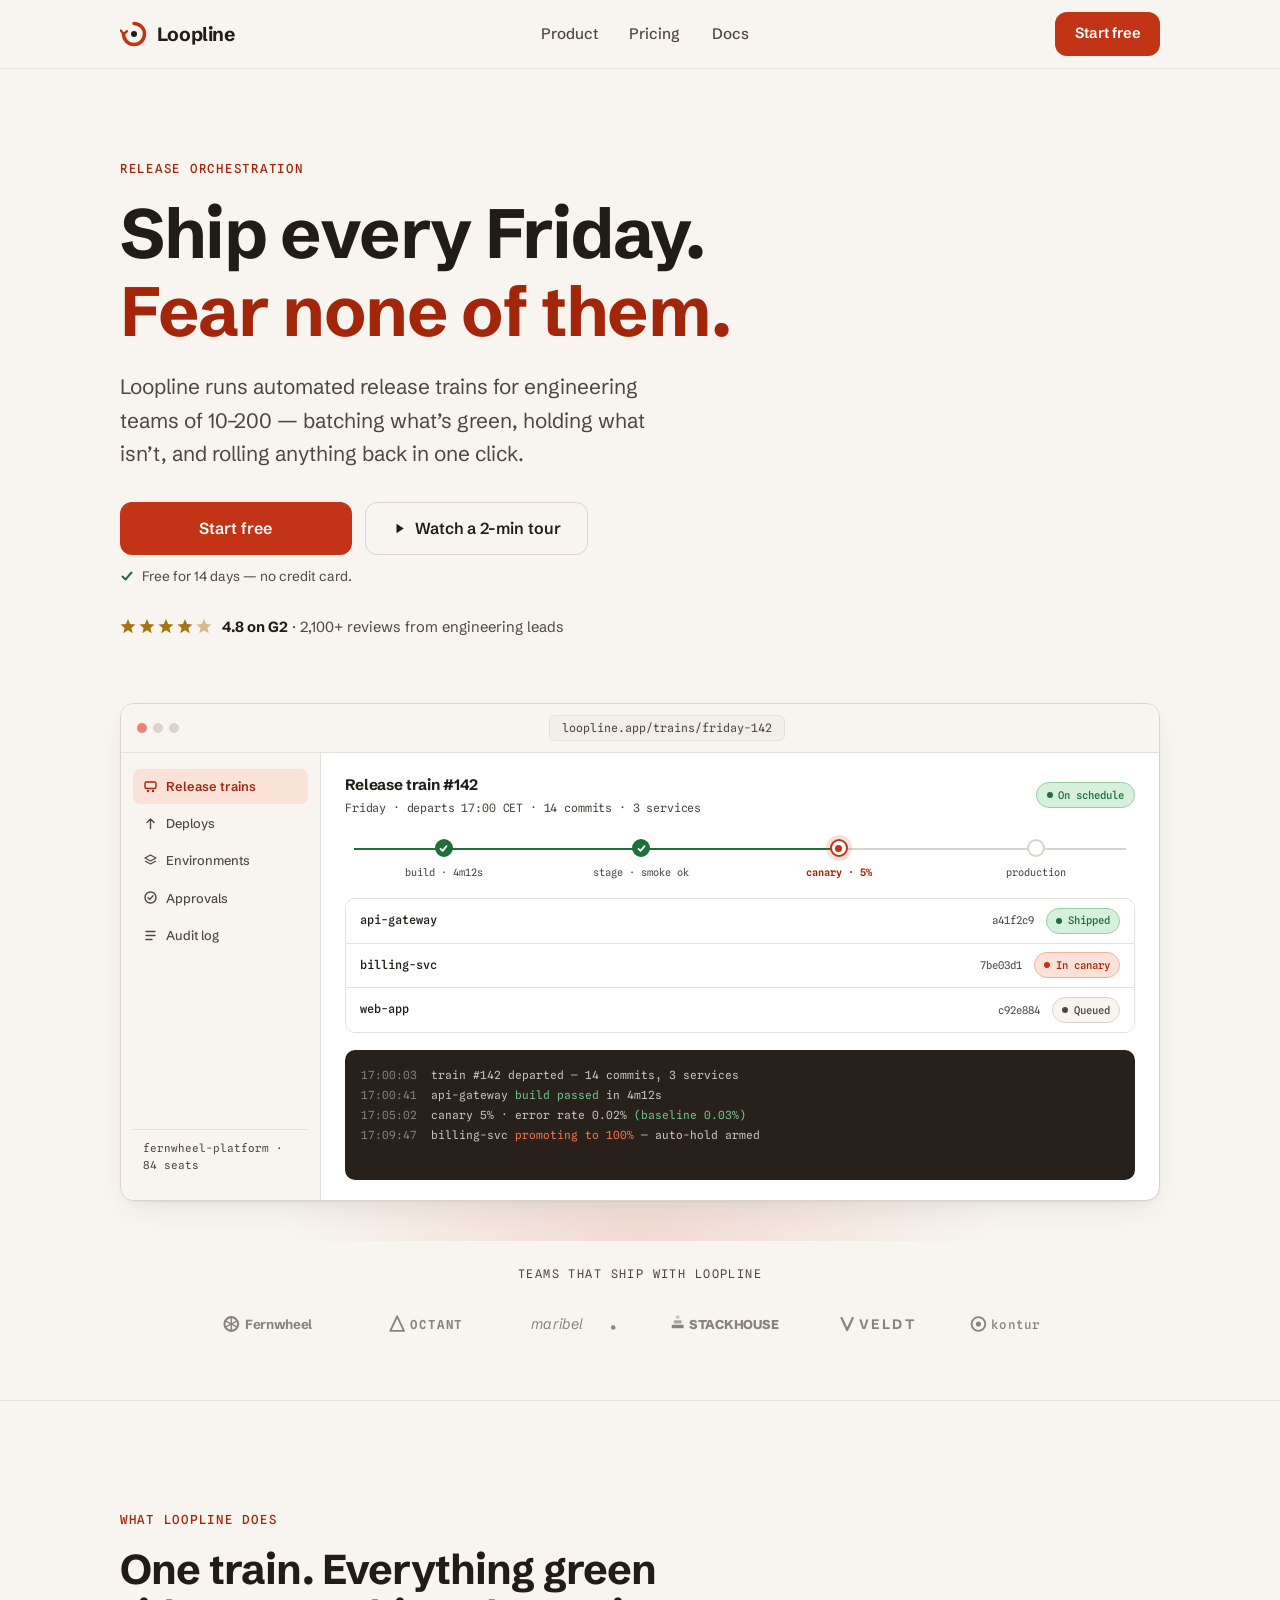
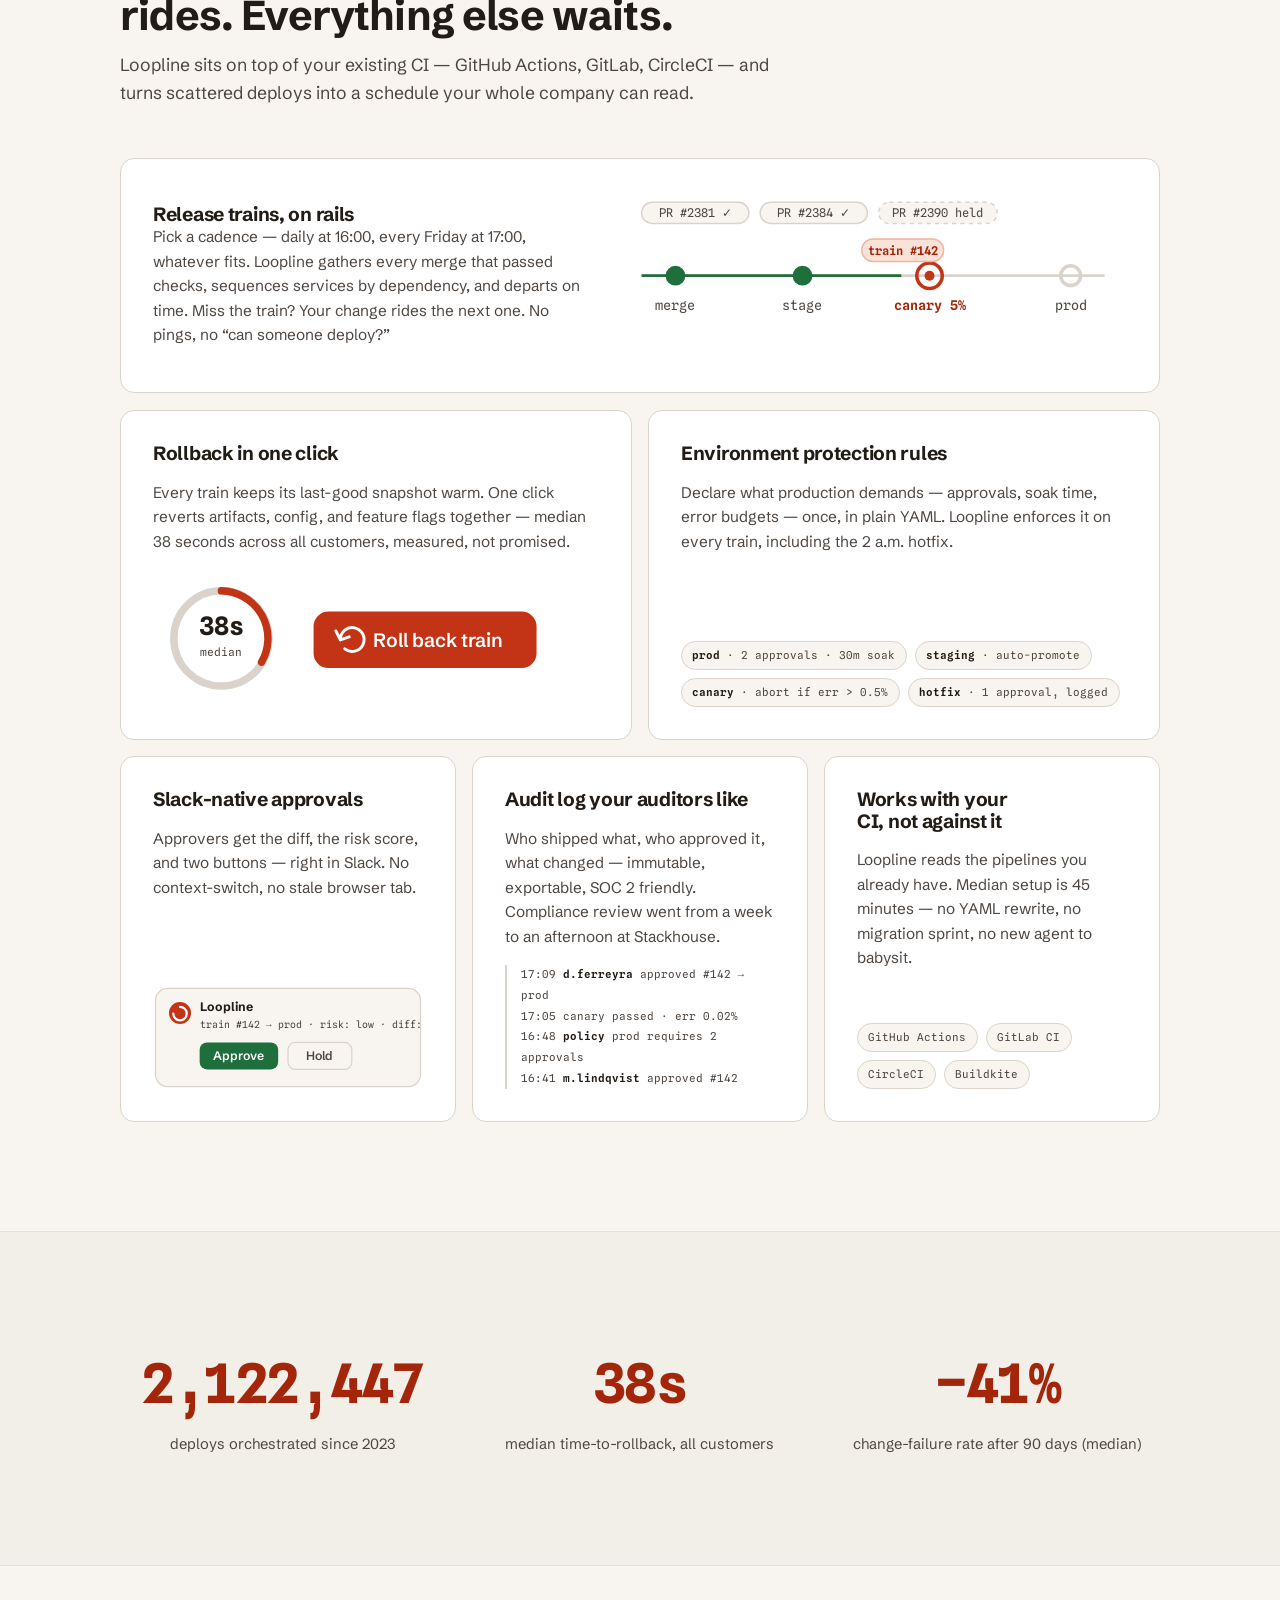
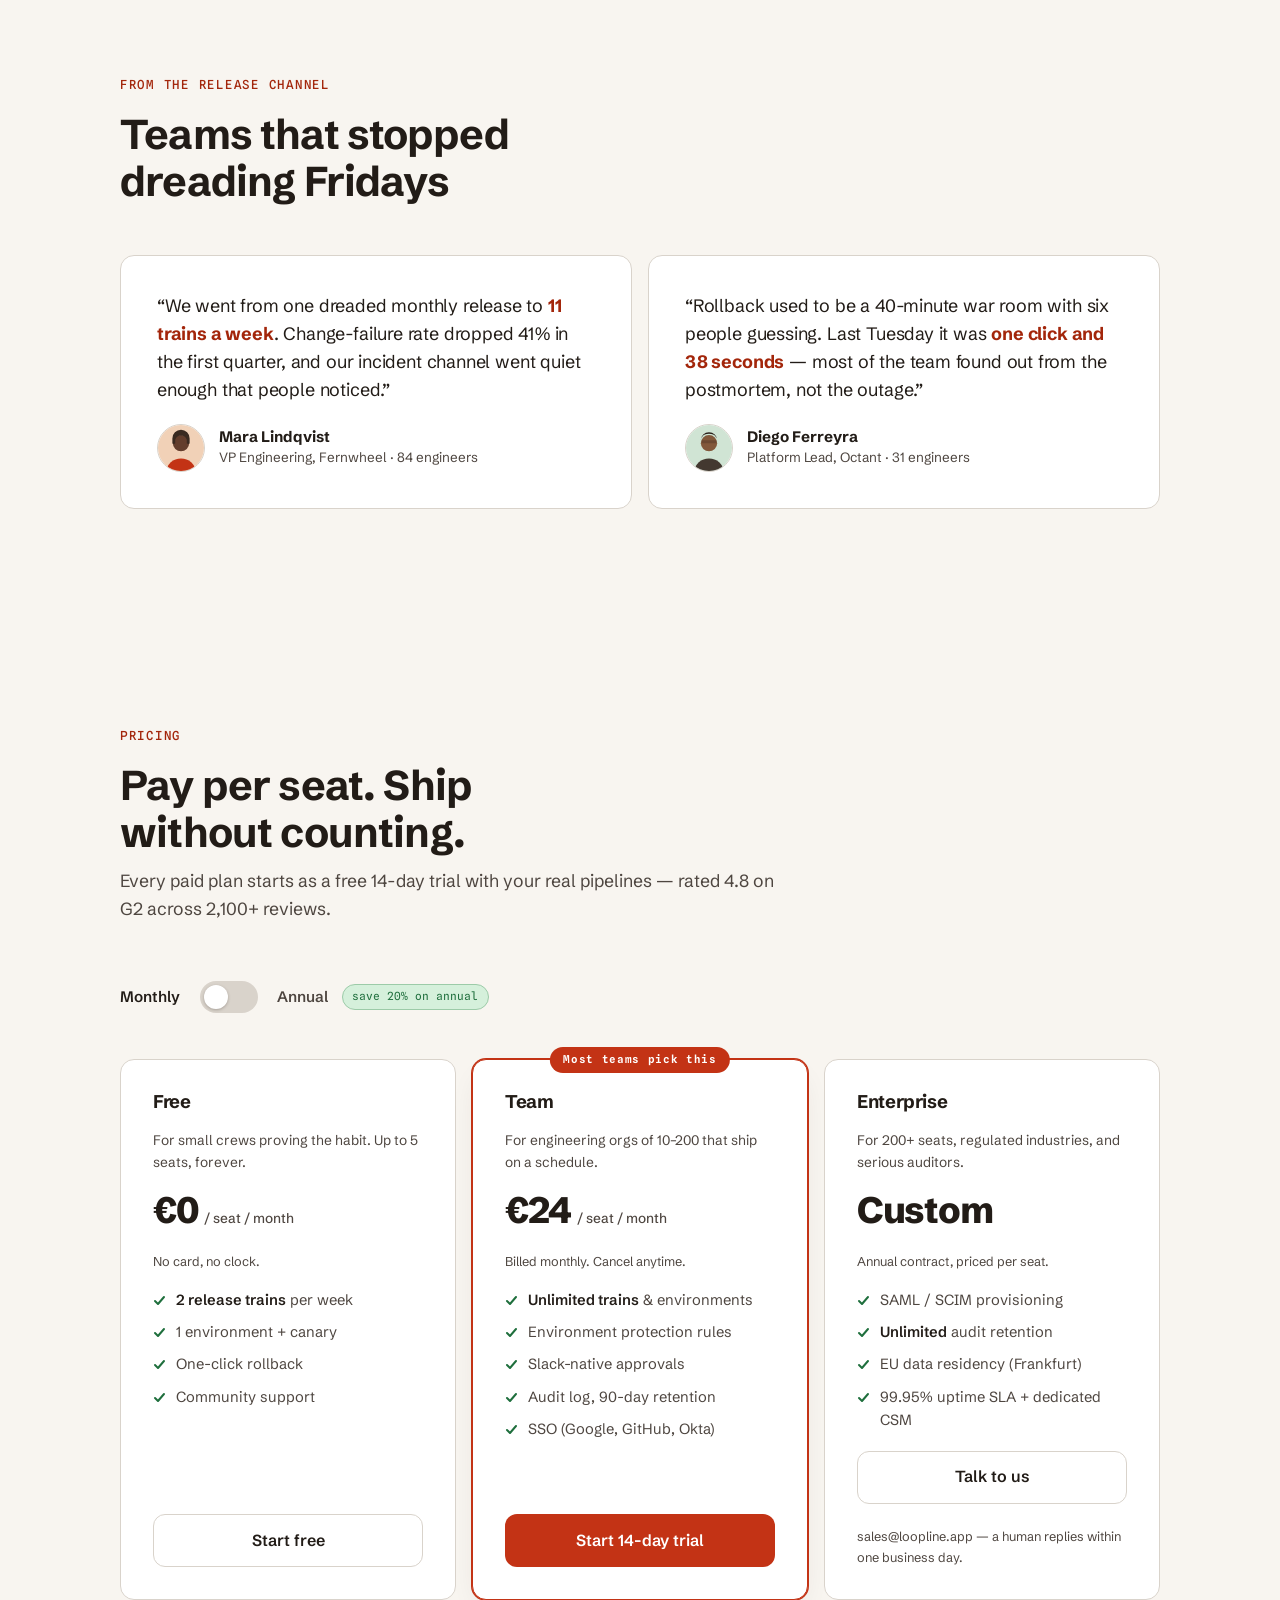
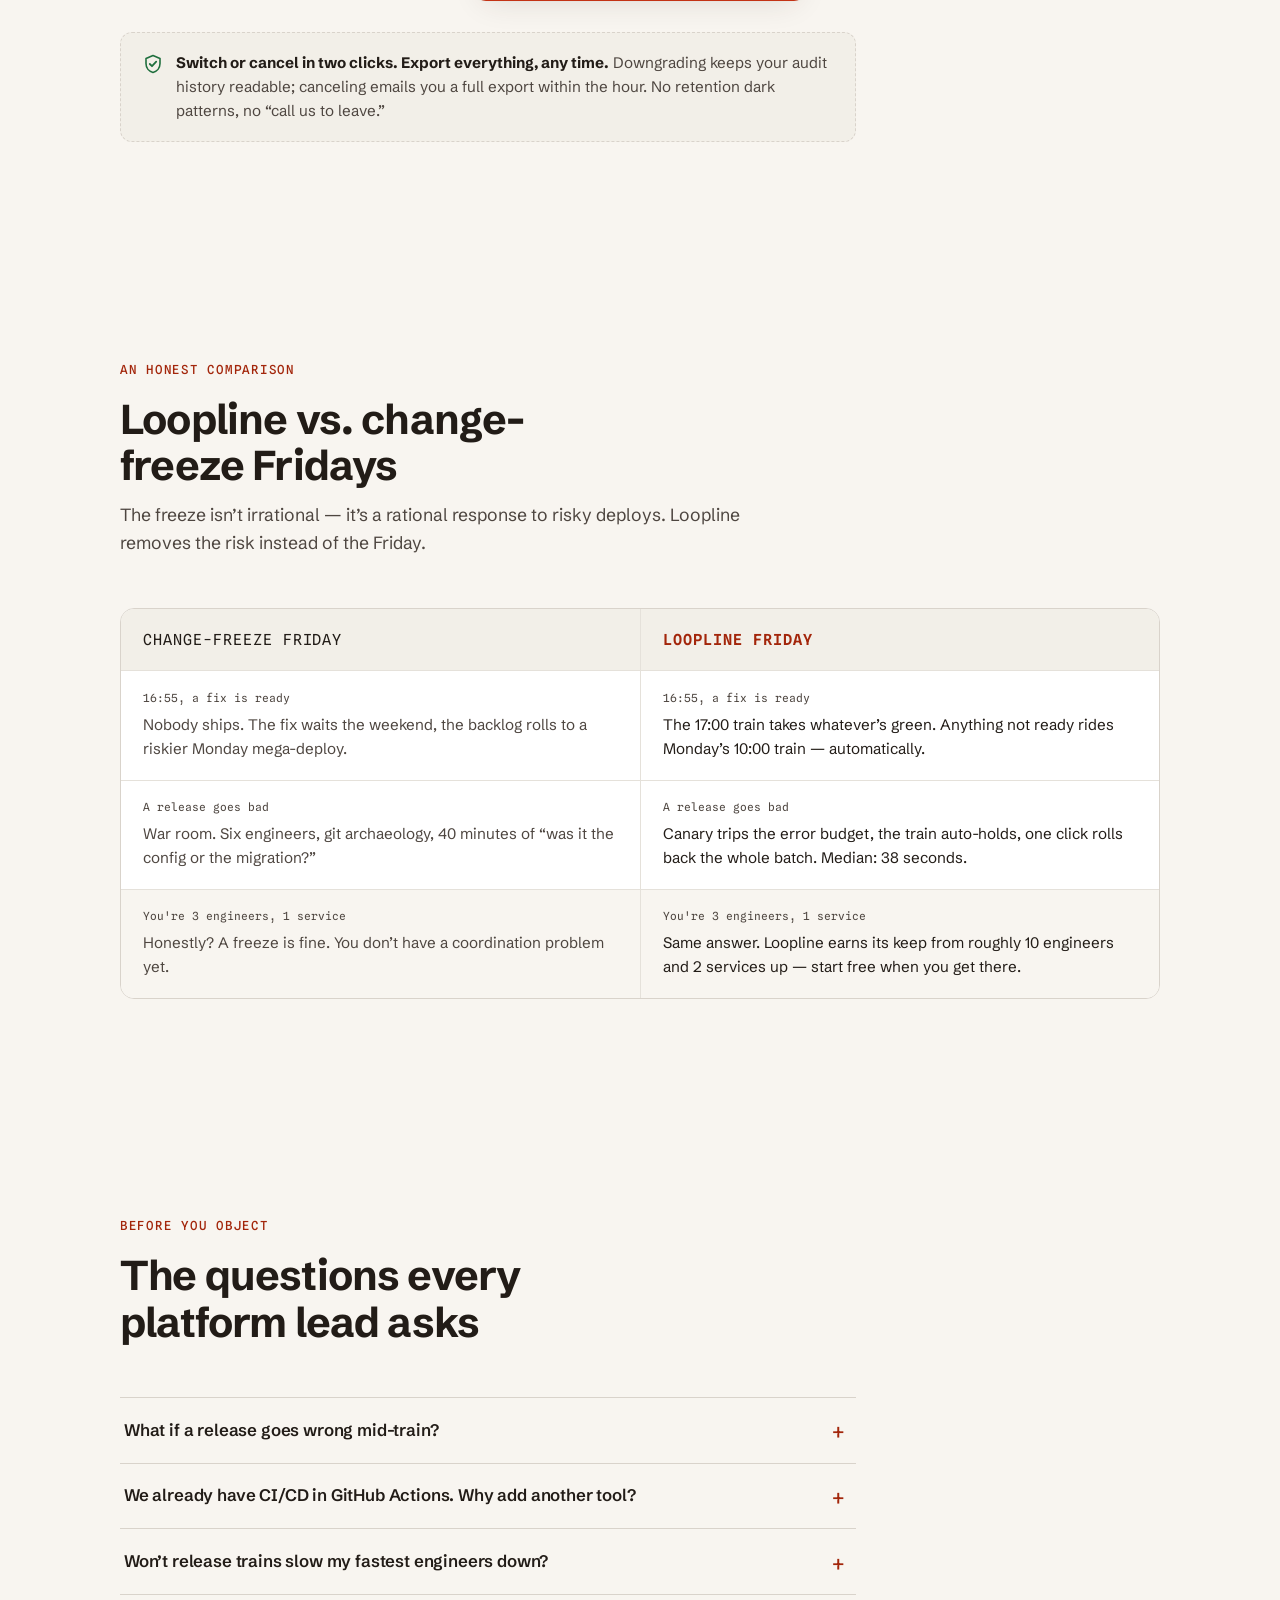
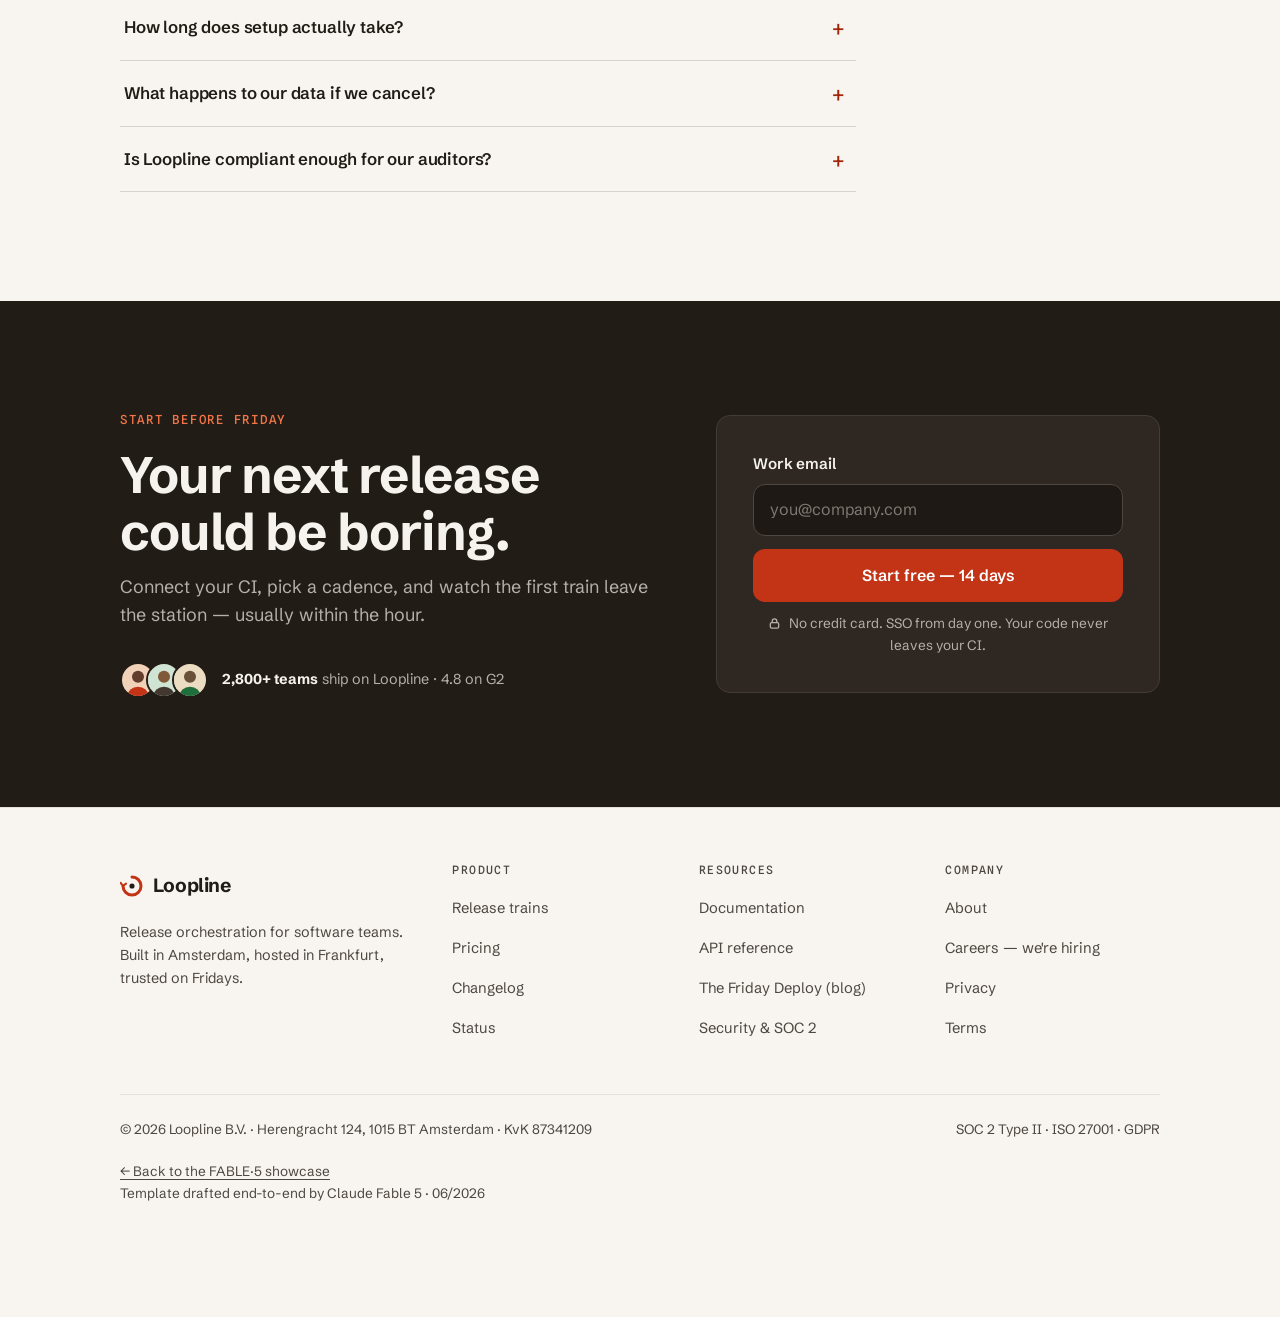
<file: templates/saas.html>
<!DOCTYPE html>
<html lang="en">
<head>
<meta charset="UTF-8">
<meta name="viewport" content="width=device-width, initial-scale=1.0">
<link rel="canonical" href="https://this-website-designed-itself.netlify.app/templates/saas.html">
<meta property="og:url" content="https://this-website-designed-itself.netlify.app/templates/saas.html">
<meta name="author" content="Özden Erdinc">
<script type="application/ld+json">
{"@context":"https://schema.org","@type":"WebPage","@id":"https://this-website-designed-itself.netlify.app/templates/saas.html#webpage","name":"Loopline — SaaS landing-page template","url":"https://this-website-designed-itself.netlify.app/templates/saas.html","description":"A fictional, conversion-optimized SaaS landing page — one of six industry demo templates in the FABLE·5 showcase, built by Claude Fable 5.","inLanguage":"en","isPartOf":{"@type":"WebSite","@id":"https://this-website-designed-itself.netlify.app/#website","name":"FABLE·5 — The Website That Designed Itself"},"creator":{"@type":"Person","name":"Özden Erdinc","url":"https://this-website-designed-itself.netlify.app/"}}
</script>
<title>Loopline — Release orchestration for software teams | Ship every Friday</title>
<meta name="description" content="Loopline runs automated release trains for engineering teams of 10–200. Roll back in one click, median 38 seconds. Free for 14 days — no credit card.">
<meta name="theme-color" content="#f7f3ec">
<link rel="preconnect" href="https://fonts.googleapis.com">
<link rel="preconnect" href="https://fonts.gstatic.com" crossorigin>
<link href="https://fonts.googleapis.com/css2?family=Schibsted+Grotesk:ital,wght@0,400..900;1,400..900&family=Spline+Sans+Mono:wght@400..700&display=swap" rel="stylesheet">
<style>
/* ============ Loopline — humanist tech, warm paper / ink / vermilion ============ */
:root{
  --paper: oklch(97.2% 0.008 85);
  --paper-2: oklch(95.2% 0.01 85);
  --paper-3: oklch(93.4% 0.012 83);
  --ink: oklch(23% 0.013 60);
  --ink-soft: oklch(40% 0.015 60);
  --line: oklch(87% 0.013 80);
  --line-soft: oklch(91% 0.01 82);
  --accent: oklch(54% 0.185 33);        /* vermilion — CTA fill */
  --accent-down: oklch(48% 0.175 33);
  --accent-text: oklch(47% 0.165 33);   /* vermilion as readable text */
  --accent-soft: oklch(93% 0.03 40);
  --good: oklch(48% 0.11 152);
  --good-soft: oklch(93% 0.04 152);
  --amber: oklch(60% 0.12 75);
  --inverse-text: oklch(96.5% 0.008 85);
  --inverse-soft: oklch(76% 0.012 80);
  --accent-bright: oklch(70% 0.165 40); /* vermilion on dark */
  --sans: "Schibsted Grotesk", "Helvetica Neue", sans-serif;
  --mono: "Spline Sans Mono", "SF Mono", monospace;
  --r-s: 8px; --r-m: 12px; --r-l: 14px;
  --wrap: 1120px;
  --shadow: 0 1px 2px oklch(30% 0.02 60 / .06), 0 12px 32px -12px oklch(30% 0.02 60 / .14);
}
*,*::before,*::after{ box-sizing:border-box; margin:0; padding:0; }
html{ scroll-behavior:smooth; scroll-padding-top:84px; }
body{
  font-family:var(--sans);
  background:var(--paper);
  color:var(--ink);
  line-height:1.6;
  font-size:1.0625rem;
  -webkit-font-smoothing:antialiased;
}
::selection{ background:var(--accent); color:#fff; }
img,svg{ display:block; max-width:100%; }
a{ color:var(--accent-text); text-decoration-thickness:1px; text-underline-offset:3px; }
:focus-visible{ outline:2px solid var(--accent); outline-offset:3px; border-radius:4px; }
.skip-link{ position:absolute; left:-9999px; top:0; background:var(--ink); color:var(--inverse-text); padding:.75rem 1.25rem; z-index:100; border-radius:0 0 var(--r-s) 0; }
.skip-link:focus{ left:0; }
.wrap{ max-width:var(--wrap); margin-inline:auto; padding-inline:clamp(1.25rem, 4vw, 2.5rem); }
.mono{ font-family:var(--mono); }
code{ font-family:var(--mono); font-size:.86em; background:var(--paper-2); border:1px solid var(--line-soft); border-radius:4px; padding:.08em .35em; }
.kicker{
  font-family:var(--mono); font-size:.78rem; font-weight:500; letter-spacing:.14em;
  text-transform:uppercase; color:var(--accent-text); display:block; margin-bottom:1rem;
}
h1,h2,h3{ font-weight:700; line-height:1.12; letter-spacing:-0.02em; text-wrap:balance; }
h2{ font-size:clamp(1.75rem, 1.2rem + 2.4vw, 2.6rem); margin-bottom:.75rem; }
.section{ padding-block:clamp(4rem, 6vw + 2rem, 7.5rem); }
.section-head{ max-width:42rem; margin-bottom:clamp(2.25rem, 4vw, 3.5rem); }
.section-head p{ color:var(--ink-soft); font-size:1.1rem; }

/* ---------- Buttons ---------- */
.btn{
  display:inline-flex; align-items:center; justify-content:center; gap:.5rem;
  min-height:48px; padding:.8rem 1.6rem; border-radius:var(--r-m);
  font:inherit; font-weight:600; font-size:1rem; cursor:pointer;
  text-decoration:none; border:1px solid transparent;
  transition:background-color .18s ease, transform .18s ease, border-color .18s ease;
}
.btn-primary{ background:var(--accent); color:#fff; }
.btn-primary:hover{ background:var(--accent-down); transform:translateY(-1px); }
.btn-ghost{ background:transparent; color:var(--ink); border-color:var(--line); }
.btn-ghost:hover{ border-color:var(--ink-soft); background:oklch(100% 0 0 / .5); }
.btn-inverse{ background:var(--inverse-text); color:var(--ink); }
.btn-inverse:hover{ background:#fff; transform:translateY(-1px); }
.micro{ font-size:.85rem; color:var(--ink-soft); margin-top:.65rem; }
.micro svg{ display:inline-block; vertical-align:-2px; margin-right:.3rem; }

/* ---------- Nav ---------- */
.nav{
  position:sticky; top:0; z-index:50;
  background:oklch(97.2% 0.008 85 / .88); backdrop-filter:blur(10px);
  border-bottom:1px solid var(--line-soft);
}
.nav-inner{ display:flex; align-items:center; justify-content:space-between; min-height:68px; gap:1rem; }
.logo{ display:flex; align-items:center; gap:.55rem; text-decoration:none; color:var(--ink); font-weight:700; font-size:1.2rem; letter-spacing:-0.02em; min-height:44px; }
.nav-links{ display:flex; gap:.25rem; list-style:none; align-items:center; }
.nav-links a{
  display:inline-flex; align-items:center; min-height:44px; padding:.4rem .85rem;
  color:var(--ink-soft); text-decoration:none; font-size:.95rem; font-weight:500; border-radius:var(--r-s);
}
.nav-links a:hover{ color:var(--ink); background:var(--paper-2); }
.nav .btn{ min-height:42px; padding:.55rem 1.15rem; font-size:.92rem; }
.scroll-progress{ display:none; }
@supports (animation-timeline: scroll()){
  .scroll-progress{
    display:block; position:absolute; bottom:-1px; left:0; height:2px; width:100%;
    background:var(--accent); transform-origin:0 50%; transform:scaleX(0);
    animation:progress-grow linear both; animation-timeline:scroll(root);
  }
  @keyframes progress-grow{ from{ transform:scaleX(0);} to{ transform:scaleX(1);} }
}
@media (max-width: 720px){ .nav-links{ display:none; } }

/* ---------- Hero ---------- */
.hero{ padding-block:clamp(3.5rem, 7vw, 6.5rem) 0; }
.hero-grid{ max-width:50rem; }
.hero h1{ font-size:clamp(2.5rem, 1.6rem + 4.5vw, 4.35rem); margin-bottom:1.25rem; }
.hero h1 em{ font-style:normal; color:var(--accent-text); }
.hero .sub{ font-size:clamp(1.05rem, 1rem + .5vw, 1.3rem); color:var(--ink-soft); max-width:36rem; margin-bottom:2rem; text-wrap:pretty; }
.hero-ctas{ display:flex; flex-wrap:wrap; gap:.85rem; align-items:flex-start; }
.cta-stack{ display:flex; flex-direction:column; }
.trust-line{ display:flex; align-items:center; gap:.6rem; margin-top:1.75rem; font-size:.92rem; color:var(--ink-soft); }
.trust-line strong{ color:var(--ink); }
.stars{ color:var(--amber); flex:none; }

/* ---------- Product frame (pure CSS/SVG app UI) ---------- */
.frame-wrap{ margin-top:clamp(2.5rem, 5vw, 4rem); position:relative; }
.frame-wrap::before{
  content:""; position:absolute; inset:auto 8% -8% 8%; height:50%;
  background:radial-gradient(60% 100% at 50% 100%, oklch(54% 0.185 33 / .14), transparent 70%);
  pointer-events:none;
}
.frame{
  position:relative; background:#fff; border:1px solid var(--line); border-radius:var(--r-l);
  box-shadow:var(--shadow); overflow:hidden; font-size:.8rem;
}
.frame-bar{
  display:flex; align-items:center; gap:.75rem; padding:.65rem 1rem;
  border-bottom:1px solid var(--line-soft); background:var(--paper);
}
.frame-dots{ display:flex; gap:6px; }
.frame-dots i{ width:10px; height:10px; border-radius:50%; background:var(--line); }
.frame-dots i:first-child{ background:oklch(72% 0.13 30); }
.frame-url{
  font-family:var(--mono); font-size:.72rem; color:var(--ink-soft);
  background:var(--paper-2); border:1px solid var(--line-soft); border-radius:6px;
  padding:.2rem .75rem; margin-inline:auto;
}
.frame-body{ display:grid; grid-template-columns:200px 1fr; min-height:380px; }
.frame-side{ border-right:1px solid var(--line-soft); background:var(--paper); padding:1rem .75rem; display:flex; flex-direction:column; gap:.15rem; }
.side-item{
  display:flex; align-items:center; gap:.55rem; padding:.45rem .6rem; border-radius:7px;
  color:var(--ink-soft); font-weight:500; font-size:.8rem;
}
.side-item svg{ flex:none; }
.side-item.active{ background:var(--accent-soft); color:var(--accent-text); font-weight:600; }
.side-foot{ margin-top:auto; padding:.6rem; font-family:var(--mono); font-size:.68rem; color:var(--ink-soft); border-top:1px solid var(--line-soft); }
.frame-main{ padding:1.25rem 1.5rem; display:flex; flex-direction:column; gap:1.1rem; }
.frame-head{ display:flex; align-items:center; justify-content:space-between; gap:1rem; flex-wrap:wrap; }
.frame-title{ font-weight:700; font-size:.95rem; letter-spacing:-0.01em; }
.frame-title .mono{ color:var(--ink-soft); font-weight:400; font-size:.72rem; display:block; margin-top:2px; }
.pill{
  display:inline-flex; align-items:center; gap:.35rem; font-family:var(--mono);
  font-size:.66rem; font-weight:500; padding:.22rem .6rem; border-radius:999px;
  border:1px solid var(--line); background:var(--paper); white-space:nowrap;
}
.pill::before{ content:""; width:6px; height:6px; border-radius:50%; background:var(--ink-soft); }
.pill.ok{ color:var(--good); border-color:oklch(80% 0.07 152); background:var(--good-soft); } .pill.ok::before{ background:var(--good); }
.pill.live{ color:var(--accent-text); border-color:oklch(82% 0.08 40); background:var(--accent-soft); } .pill.live::before{ background:var(--accent); animation:pulse 1.6s ease-in-out infinite; }
.pill.wait{ color:var(--ink-soft); }
@keyframes pulse{ 0%,100%{ opacity:1;} 50%{ opacity:.35;} }
.train-track{ position:relative; padding-top:.25rem; }
.train-rail{ position:absolute; top:calc(.25rem + 9px); left:9px; right:9px; height:2px; background:var(--line); }
.train-rail i{ position:absolute; inset:0; right:38%; background:var(--good); }
.train-stops{ position:relative; display:flex; justify-content:space-between; }
.stop{ display:flex; flex-direction:column; align-items:center; gap:.45rem; width:25%; }
.stop-dot{ width:18px; height:18px; border-radius:50%; border:2px solid var(--line); background:#fff; display:grid; place-items:center; }
.stop.done .stop-dot{ border-color:var(--good); background:var(--good); }
.stop.done .stop-dot svg{ stroke:#fff; }
.stop.now .stop-dot{ border-color:var(--accent); box-shadow:0 0 0 4px oklch(54% 0.185 33 / .15); }
.stop.now .stop-dot::after{ content:""; width:7px; height:7px; border-radius:50%; background:var(--accent); animation:pulse 1.6s ease-in-out infinite; }
.stop-label{ font-family:var(--mono); font-size:.64rem; color:var(--ink-soft); text-align:center; }
.stop.now .stop-label{ color:var(--accent-text); font-weight:600; }
.svc-rows{ display:flex; flex-direction:column; border:1px solid var(--line-soft); border-radius:10px; overflow:hidden; }
.svc-row{ display:flex; align-items:center; justify-content:space-between; gap:.75rem; padding:.55rem .85rem; background:#fff; }
.svc-row + .svc-row{ border-top:1px solid var(--line-soft); }
.svc-name{ font-family:var(--mono); font-size:.74rem; font-weight:500; }
.svc-meta{ font-family:var(--mono); font-size:.66rem; color:var(--ink-soft); margin-left:auto; }
.deploy-log{
  background:oklch(25% 0.014 60); border-radius:10px; padding:.9rem 1rem;
  font-family:var(--mono); font-size:.7rem; line-height:1.8; color:oklch(82% 0.01 80);
  min-height:124px;
}
.log-line{ display:block; white-space:pre-wrap; visibility:hidden; }
.log-line.shown{ visibility:visible; }
.log-line .t{ color:oklch(60% 0.012 80); }
.log-line .ok{ color:oklch(75% 0.12 152); }
.log-line .hot{ color:var(--accent-bright); }
.log-caret{ display:inline-block; width:7px; height:13px; background:var(--accent-bright); vertical-align:-2px; animation:pulse 1s steps(2) infinite; }
@media (max-width: 720px){
  .frame-body{ grid-template-columns:1fr; }
  .frame-side{ display:none; }
  .train-stops .stop:nth-child(4){ display:none; }
  .train-stops .stop{ width:33%; }
}

/* ---------- Logo strip ---------- */
.logos{ padding-block:clamp(3rem, 5vw, 4.5rem); border-bottom:1px solid var(--line-soft); }
.logos p{ text-align:center; font-family:var(--mono); font-size:.74rem; letter-spacing:.12em; text-transform:uppercase; color:var(--ink-soft); margin-bottom:1.75rem; }
.logo-row{ display:flex; flex-wrap:wrap; justify-content:center; align-items:center; gap:clamp(1.5rem, 4vw, 3.25rem); color:oklch(55% 0.012 70); }
.logo-row svg{ height:24px; width:auto; opacity:.85; }

/* ---------- Bento ---------- */
.bento{ display:grid; gap:1rem; grid-template-columns:repeat(6, 1fr); }
.cell{
  container-type:inline-size;
  background:#fff; border:1px solid var(--line); border-radius:var(--r-l);
  padding:clamp(1.4rem, 3vw, 2rem); display:flex; flex-direction:column; gap:1rem;
}
.cell h3{ font-size:1.2rem; letter-spacing:-0.015em; }
.cell p{ color:var(--ink-soft); font-size:.96rem; max-width:34rem; }
.cell-hero{ grid-column:span 6; }
.cell-half{ grid-column:span 3; }
.cell-third{ grid-column:span 2; }
.cell-hero .cell-inner{ display:flex; flex-direction:column; gap:1.5rem; }
@container (min-width: 640px){
  .cell-hero .cell-inner{ flex-direction:row; align-items:center; }
  .cell-hero .cell-copy{ flex:1; }
  .cell-hero .cell-art{ flex:1.15; }
}
.cell-art{ margin-top:auto; }
.chip-row{ display:flex; flex-wrap:wrap; gap:.5rem; }
.chip{ font-family:var(--mono); font-size:.68rem; padding:.3rem .65rem; border:1px solid var(--line); border-radius:999px; background:var(--paper); color:var(--ink-soft); }
.chip b{ color:var(--ink); font-weight:600; }
.mini-log{ font-family:var(--mono); font-size:.68rem; line-height:1.9; color:var(--ink-soft); border-left:2px solid var(--line); padding-left:.85rem; }
.mini-log b{ color:var(--ink); font-weight:600; }
@media (max-width: 900px){ .cell-third{ grid-column:span 3; } }
@media (max-width: 640px){ .cell-half,.cell-third{ grid-column:span 6; } }

/* ---------- Metrics ---------- */
.metrics{ border-block:1px solid var(--line-soft); background:var(--paper-2); }
.metrics-grid{ display:grid; grid-template-columns:repeat(3,1fr); gap:2rem; text-align:center; }
.metric .num{
  font-family:var(--mono); font-weight:700; font-size:clamp(2.1rem, 1.4rem + 3vw, 3.4rem);
  letter-spacing:-0.03em; color:var(--accent-text); display:block; font-variant-numeric:tabular-nums;
}
.metric .lbl{ font-size:.92rem; color:var(--ink-soft); margin-top:.35rem; display:block; }
@media (max-width: 640px){ .metrics-grid{ grid-template-columns:1fr; gap:2.25rem; } }

/* ---------- Testimonials ---------- */
.quotes{ display:grid; grid-template-columns:1fr 1fr; gap:1rem; }
.quote{
  background:#fff; border:1px solid var(--line); border-radius:var(--r-l);
  padding:clamp(1.5rem, 3vw, 2.25rem); display:flex; flex-direction:column; gap:1.25rem;
}
.quote blockquote{ font-size:1.12rem; line-height:1.55; letter-spacing:-0.01em; text-wrap:pretty; }
.quote blockquote strong{ color:var(--accent-text); }
.quote-who{ display:flex; align-items:center; gap:.85rem; margin-top:auto; }
.quote-who .who-name{ font-weight:700; font-size:.95rem; display:block; line-height:1.3; }
.quote-who .who-role{ font-size:.84rem; color:var(--ink-soft); display:block; }
.avatar{ flex:none; border-radius:50%; border:1px solid var(--line); }
@media (max-width: 760px){ .quotes{ grid-template-columns:1fr; } }

/* ---------- Pricing ---------- */
.billing-toggle{ display:flex; align-items:center; gap:.85rem; margin:1.5rem 0 2.5rem; flex-wrap:wrap; }
.billing-toggle .opt{ font-weight:600; font-size:.95rem; color:var(--ink-soft); }
.switch{
  appearance:none; width:70px; height:44px; border-radius:999px; background:var(--line);
  position:relative; cursor:pointer; transition:background .2s ease; flex:none;
  border:6px solid transparent; background-clip:padding-box; padding:0;
}
.switch::after{
  content:""; position:absolute; top:4px; left:4px; width:24px; height:24px; border-radius:50%;
  background:#fff; box-shadow:0 1px 3px oklch(30% 0.02 60 / .3); transition:translate .2s ease;
}
.switch:checked{ background-color:var(--accent); }
.switch:checked::after{ translate:26px 0; }
.save-tag{ font-family:var(--mono); font-size:.7rem; color:var(--good); background:var(--good-soft); border:1px solid oklch(80% 0.07 152); border-radius:999px; padding:.2rem .6rem; }
#pricing:has(.switch:checked) .opt-monthly,
#pricing:not(:has(.switch:checked)) .opt-annual{ color:var(--ink-soft); }
#pricing:has(.switch:checked) .opt-annual,
#pricing:not(:has(.switch:checked)) .opt-monthly{ color:var(--ink); }
.price-a{ display:none; } .note-a{ display:none; }
#pricing:has(.switch:checked) .price-m{ display:none; }
#pricing:has(.switch:checked) .price-a{ display:inline; }
#pricing:has(.switch:checked) .note-m{ display:none; }
#pricing:has(.switch:checked) .note-a{ display:block; }
.tiers{ display:grid; grid-template-columns:repeat(3,1fr); gap:1rem; align-items:stretch; }
.tier{
  background:#fff; border:1px solid var(--line); border-radius:var(--r-l);
  padding:clamp(1.5rem, 2.5vw, 2rem); display:flex; flex-direction:column; gap:1.1rem; position:relative;
}
.tier.hot{ border-color:var(--accent); box-shadow:0 0 0 1px var(--accent), var(--shadow); }
.tier-flag{
  position:absolute; top:-13px; left:50%; translate:-50% 0;
  font-family:var(--mono); font-size:.68rem; font-weight:600; letter-spacing:.06em;
  background:var(--accent); color:#fff; padding:.28rem .85rem; border-radius:999px; white-space:nowrap;
}
.tier h3{ font-size:1.15rem; }
.tier .tier-for{ font-size:.86rem; color:var(--ink-soft); min-height:2.6em; }
.price{ font-size:2.3rem; font-weight:800; letter-spacing:-0.035em; line-height:1; }
.price .per{ font-size:.85rem; font-weight:500; color:var(--ink-soft); letter-spacing:0; }
.price-note{ font-size:.8rem; color:var(--ink-soft); margin-top:.3rem; }
.tier ul{ list-style:none; display:flex; flex-direction:column; gap:.55rem; font-size:.92rem; }
.tier li{ display:flex; gap:.6rem; align-items:baseline; color:var(--ink-soft); }
.tier li svg{ flex:none; translate:0 2px; }
.tier li b{ color:var(--ink); font-weight:600; }
.tier .btn{ margin-top:auto; width:100%; }
.guarantee{
  margin-top:2rem; display:flex; gap:.85rem; align-items:flex-start;
  border:1px dashed var(--line); border-radius:var(--r-m); padding:1.1rem 1.35rem;
  background:var(--paper-2); font-size:.95rem; color:var(--ink-soft); max-width:46rem;
}
.guarantee svg{ flex:none; margin-top:3px; }
.guarantee b{ color:var(--ink); }
@media (max-width: 880px){ .tiers{ grid-template-columns:1fr; max-width:30rem; } .tier.hot{ order:-1; } }

/* ---------- Comparison ---------- */
.compare{ border:1px solid var(--line); border-radius:var(--r-l); overflow:hidden; background:#fff; }
.cmp-row{ display:grid; grid-template-columns:1fr 1fr; }
.cmp-row + .cmp-row{ border-top:1px solid var(--line-soft); }
.cmp-row.head{ background:var(--paper-2); font-family:var(--mono); font-size:.74rem; letter-spacing:.08em; text-transform:uppercase; }
.cmp-cell{ padding:1.15rem 1.4rem; font-size:.95rem; }
.cmp-cell + .cmp-cell{ border-left:1px solid var(--line-soft); }
.cmp-row.head .cmp-cell:last-child{ color:var(--accent-text); font-weight:600; }
.cmp-cell .cmp-q{ font-family:var(--mono); font-size:.7rem; color:var(--ink-soft); display:block; margin-bottom:.3rem; }
.cmp-old{ color:var(--ink-soft); }
.cmp-honest{ background:var(--paper); }
@media (max-width: 640px){
  .cmp-row{ grid-template-columns:1fr; }
  .cmp-cell + .cmp-cell{ border-left:0; border-top:1px dashed var(--line-soft); }
}

/* ---------- FAQ ---------- */
.faq-list{ max-width:46rem; border-top:1px solid var(--line); }
.faq-list details{ border-bottom:1px solid var(--line); }
.faq-list summary{
  list-style:none; cursor:pointer; display:flex; justify-content:space-between; align-items:center; gap:1rem;
  padding:1.15rem .25rem; min-height:48px; font-weight:600; font-size:1.05rem; letter-spacing:-0.01em;
}
.faq-list summary::-webkit-details-marker{ display:none; }
.faq-list summary::after{
  content:"+"; font-family:var(--mono); font-size:1.3rem; font-weight:400; color:var(--accent-text);
  flex:none; width:28px; height:28px; display:grid; place-items:center; transition:rotate .2s ease;
}
.faq-list details[open] summary::after{ rotate:45deg; }
.faq-list .faq-a{ padding:0 .25rem 1.35rem; color:var(--ink-soft); max-width:40rem; }
.faq-list .faq-a a{ color:var(--accent-text); }

/* ---------- Final CTA (inverse) ---------- */
.final{ background:var(--ink); color:var(--inverse-text); border-radius:0; }
.final .kicker{ color:var(--accent-bright); }
.final h2{ font-size:clamp(2rem, 1.4rem + 3vw, 3.2rem); }
.final .sub{ color:var(--inverse-soft); max-width:34rem; font-size:1.12rem; margin-top:.75rem; }
.final-grid{ display:grid; grid-template-columns:1.2fr 1fr; gap:clamp(2rem, 5vw, 4.5rem); align-items:center; }
.signup{ background:oklch(28% 0.014 60); border:1px solid oklch(36% 0.015 60); border-radius:var(--r-l); padding:clamp(1.5rem, 3vw, 2.25rem); }
.signup label{ display:block; font-weight:600; font-size:.95rem; margin-bottom:.5rem; }
.field{ position:relative; }
.field input{
  width:100%; min-height:50px; padding:.75rem 2.75rem .75rem 1rem; font:inherit; font-size:1rem;
  background:oklch(22% 0.013 60); color:var(--inverse-text);
  border:1px solid oklch(40% 0.015 60); border-radius:var(--r-m);
}
.field input::placeholder{ color:oklch(58% 0.012 70); }
.field input:focus-visible{ outline:2px solid var(--accent-bright); outline-offset:2px; border-color:transparent; }
.field .tick{ position:absolute; right:.9rem; top:50%; translate:0 -50%; opacity:0; transition:opacity .2s ease; }
.field.is-valid .tick{ opacity:1; }
.field.is-valid input{ border-color:oklch(55% 0.1 152); }
.field.is-bad input{ border-color:var(--accent-bright); }
.f-error{ display:none; color:var(--accent-bright); font-size:.86rem; margin-top:.5rem; }
.field.is-bad ~ .f-error,
.signup:has(.field.is-bad) .f-error{ display:block; }
.signup .btn{ width:100%; margin-top:.85rem; }
.signup .micro{ color:var(--inverse-soft); text-align:center; }
.signup-success{ display:none; text-align:left; }
.signup.done form{ display:none; }
.signup.done .signup-success{ display:block; }
.signup-success .big-tick{ margin-bottom:1rem; }
.signup-success h3{ font-size:1.3rem; margin-bottom:.5rem; }
.signup-success p{ color:var(--inverse-soft); font-size:.97rem; }
.final-proof{ display:flex; align-items:center; gap:.85rem; margin-top:2rem; }
.avatar-stack{ display:flex; }
.avatar-stack svg{ border-radius:50%; border:2px solid var(--ink); margin-left:-10px; }
.avatar-stack svg:first-child{ margin-left:0; }
.final-proof span{ font-size:.9rem; color:var(--inverse-soft); }
.final-proof b{ color:var(--inverse-text); }
@media (max-width: 880px){ .final-grid{ grid-template-columns:1fr; } }

/* ---------- Footer ---------- */
.footer{ border-top:1px solid var(--line-soft); padding-block:3.5rem 7rem; font-size:.92rem; }
.footer-grid{ display:grid; grid-template-columns:1.4fr repeat(3, 1fr); gap:2rem; margin-bottom:3rem; }
.footer h3{ font-family:var(--mono); font-size:.72rem; letter-spacing:.12em; text-transform:uppercase; color:var(--ink-soft); margin-bottom:.85rem; font-weight:500; }
.footer ul{ list-style:none; display:flex; flex-direction:column; gap:.25rem; }
.footer ul a{ color:var(--ink-soft); text-decoration:none; display:inline-flex; min-height:36px; align-items:center; }
.footer ul a:hover{ color:var(--ink); text-decoration:underline; }
.footer-brand p{ color:var(--ink-soft); max-width:18rem; margin-top:.85rem; font-size:.9rem; }
.footer-legal{ border-top:1px solid var(--line-soft); padding-top:1.5rem; display:flex; flex-wrap:wrap; gap:.75rem 2rem; justify-content:space-between; color:var(--ink-soft); font-size:.85rem; }
.footer-credit{ margin-top:1.25rem; font-size:.85rem; color:var(--ink-soft); }
.footer-credit a{ color:var(--ink-soft); }
@media (max-width: 760px){ .footer-grid{ grid-template-columns:1fr 1fr; } }

/* ---------- Sticky mobile CTA ---------- */
.sticky-cta{
  display:none; position:fixed; bottom:0; left:0; right:0; z-index:60;
  background:oklch(97.2% 0.008 85 / .94); backdrop-filter:blur(10px);
  border-top:1px solid var(--line); padding:.7rem 1rem calc(.7rem + env(safe-area-inset-bottom));
  align-items:center; gap:1rem; justify-content:space-between;
}
.sticky-cta .s-note{ font-size:.78rem; color:var(--ink-soft); line-height:1.35; }
.sticky-cta .s-note b{ color:var(--ink); display:block; font-size:.85rem; }
.sticky-cta .btn{ flex:none; min-height:46px; padding:.6rem 1.4rem; }
.sticky-cta.hidden{ translate:0 110%; }
@media (max-width: 720px){ .sticky-cta{ display:flex; transition:translate .25s ease; } }

/* ---------- Dialog (2-min tour) ---------- */
dialog.tour{
  border:1px solid var(--line); border-radius:var(--r-l); padding:0;
  max-width:min(560px, calc(100vw - 2rem)); width:100%;
  background:#fff; color:var(--ink); box-shadow:var(--shadow);
}
dialog.tour::backdrop{ background:oklch(20% 0.012 60 / .55); backdrop-filter:blur(3px); }
@supports (transition-behavior: allow-discrete){
  dialog.tour{ opacity:0; translate:0 14px; transition:opacity .25s ease, translate .25s ease, overlay .25s ease allow-discrete, display .25s ease allow-discrete; }
  dialog.tour[open]{ opacity:1; translate:0 0; }
  @starting-style{ dialog.tour[open]{ opacity:0; translate:0 14px; } }
  dialog.tour::backdrop{ opacity:0; transition:opacity .25s ease, overlay .25s ease allow-discrete, display .25s ease allow-discrete; }
  dialog.tour[open]::backdrop{ opacity:1; }
  @starting-style{ dialog.tour[open]::backdrop{ opacity:0; } }
}
.tour-screen{ background:oklch(25% 0.014 60); aspect-ratio:16/9; display:grid; place-items:center; position:relative; }
.tour-play{ width:64px; height:64px; border-radius:50%; background:var(--accent); display:grid; place-items:center; box-shadow:0 8px 24px oklch(54% 0.185 33 / .45); }
.tour-time{ position:absolute; bottom:.75rem; right:.9rem; font-family:var(--mono); font-size:.7rem; color:oklch(85% 0.01 80); background:oklch(20% 0.012 60 / .7); padding:.15rem .5rem; border-radius:5px; }
.tour-soon{ position:absolute; bottom:.75rem; left:.9rem; font-family:var(--mono); font-size:.7rem; color:oklch(85% 0.01 80); background:oklch(20% 0.012 60 / .7); padding:.15rem .5rem; border-radius:5px; }
.tour-body{ padding:1.5rem; }
.tour-body h3{ font-size:1.2rem; margin-bottom:.35rem; }
.tour-body > p{ color:var(--ink-soft); font-size:.92rem; margin-bottom:1.1rem; }
.tour-chapters{ list-style:none; display:flex; flex-direction:column; gap:.3rem; font-size:.92rem; margin-bottom:1.35rem; }
.tour-chapters li{ display:flex; gap:.85rem; align-items:baseline; padding:.3rem 0; }
.tour-chapters .t{ font-family:var(--mono); font-size:.74rem; color:var(--accent-text); flex:none; width:2.6rem; }
.tour-actions{ display:flex; gap:.75rem; flex-wrap:wrap; }
.tour-close{ position:absolute; top:.65rem; right:.65rem; width:40px; height:40px; border-radius:50%; border:0; background:oklch(20% 0.012 60 / .55); color:#fff; font-size:1.1rem; cursor:pointer; display:grid; place-items:center; }
.tour-close:hover{ background:oklch(20% 0.012 60 / .8); }

/* ---------- Reveal ---------- */
.reveal{ opacity:0; translate:0 18px; transition:opacity .6s ease, translate .6s ease; }
.reveal.is-in{ opacity:1; translate:0 0; }

/* ---------- Reduced motion ---------- */
@media (prefers-reduced-motion: reduce){
  html{ scroll-behavior:auto; }
  *,*::before,*::after{ animation-duration:.01ms !important; animation-iteration-count:1 !important; transition-duration:.01ms !important; }
  .reveal{ opacity:1; translate:0 0; }
  .log-line{ visibility:visible; }
  .log-caret{ display:none; }
  .scroll-progress{ display:none; }
}
</style>
</head>
<body>

<a class="skip-link" href="#main">Skip to content</a>

<!-- ============ 1 · NAV ============ -->
<header class="nav">
  <div class="wrap nav-inner">
    <a class="logo" href="#" aria-label="Loopline — home">
      <svg width="28" height="28" viewBox="0 0 28 28" fill="none" aria-hidden="true">
        <path d="M14 3.5 A10.5 10.5 0 1 1 3.5 14" stroke="oklch(54% 0.185 33)" stroke-width="3.5" stroke-linecap="round"/>
        <path d="M3.5 14 L0.8 10.4 M3.5 14 L7 11.2" stroke="oklch(54% 0.185 33)" stroke-width="2.4" stroke-linecap="round"/>
        <circle cx="14" cy="14" r="3" fill="oklch(23% 0.013 60)"/>
      </svg>
      <span>Loopline</span>
    </a>
    <nav aria-label="Main">
      <ul class="nav-links">
        <li><a href="#product">Product</a></li>
        <li><a href="#pricing">Pricing</a></li>
        <li><a href="#" aria-label="Documentation">Docs</a></li>
      </ul>
    </nav>
    <a class="btn btn-primary" href="#cta">Start free</a>
    <div class="scroll-progress" aria-hidden="true"></div>
  </div>
</header>

<main id="main">

<!-- ============ 2 · HERO ============ -->
<section class="hero">
  <div class="wrap">
    <div class="hero-grid">
      <span class="kicker">Release orchestration</span>
      <h1>Ship every Friday. <em>Fear none of them.</em></h1>
      <p class="sub">Loopline runs automated release trains for engineering teams of 10&ndash;200 &mdash; batching what&rsquo;s green, holding what isn&rsquo;t, and rolling anything back in one click.</p>
      <div class="hero-ctas">
        <div class="cta-stack">
          <a class="btn btn-primary" href="#cta">Start free</a>
          <p class="micro">
            <svg width="14" height="14" viewBox="0 0 14 14" fill="none" aria-hidden="true"><path d="M2.5 7.5 L5.5 10.5 L11.5 3.5" stroke="oklch(48% 0.11 152)" stroke-width="2" stroke-linecap="round" stroke-linejoin="round"/></svg>
            Free for 14 days &mdash; no credit card.
          </p>
        </div>
        <button class="btn btn-ghost" type="button" id="tour-open">
          <svg width="15" height="15" viewBox="0 0 15 15" fill="none" aria-hidden="true"><path d="M4.5 2.8 L11.8 7.5 L4.5 12.2 Z" fill="currentColor"/></svg>
          Watch a 2-min tour
        </button>
      </div>
      <p class="trust-line">
        <svg class="stars" width="92" height="16" viewBox="0 0 92 16" fill="currentColor" aria-hidden="true">
          <path d="M8 0l2.1 5 5.4.4-4.1 3.5 1.3 5.3L8 11.3 3.3 14.2l1.3-5.3L.5 5.4 5.9 5z"/>
          <path d="M27 0l2.1 5 5.4.4-4.1 3.5 1.3 5.3L27 11.3l-4.7 2.9 1.3-5.3-4.1-3.5 5.4-.4z"/>
          <path d="M46 0l2.1 5 5.4.4-4.1 3.5 1.3 5.3L46 11.3l-4.7 2.9 1.3-5.3-4.1-3.5 5.4-.4z"/>
          <path d="M65 0l2.1 5 5.4.4-4.1 3.5 1.3 5.3L65 11.3l-4.7 2.9 1.3-5.3-4.1-3.5 5.4-.4z"/>
          <path d="M84 0l2.1 5 5.4.4-4.1 3.5 1.3 5.3L84 11.3l-4.7 2.9 1.3-5.3-4.1-3.5 5.4-.4z" opacity=".45"/>
        </svg>
        <span><strong>4.8 on G2</strong> &middot; 2,100+ reviews from engineering leads</span>
      </p>
    </div>

    <!-- CSS-drawn product frame -->
    <div class="frame-wrap reveal">
      <div class="frame" role="img" aria-label="Loopline app: release train number 142 is mid-flight — build and stage complete, canary at 5 percent, production queued; deploy log streaming below.">
        <div class="frame-bar">
          <div class="frame-dots" aria-hidden="true"><i></i><i></i><i></i></div>
          <span class="frame-url">loopline.app/trains/friday-142</span>
        </div>
        <div class="frame-body">
          <div class="frame-side" aria-hidden="true">
            <span class="side-item active">
              <svg width="15" height="15" viewBox="0 0 15 15" fill="none"><rect x="2" y="3" width="11" height="6.5" rx="1.5" stroke="currentColor" stroke-width="1.4"/><circle cx="5" cy="12" r="1.2" fill="currentColor"/><circle cx="10" cy="12" r="1.2" fill="currentColor"/></svg>
              Release trains
            </span>
            <span class="side-item">
              <svg width="15" height="15" viewBox="0 0 15 15" fill="none"><path d="M7.5 12.5 V3 M4 6.5 L7.5 3 L11 6.5" stroke="currentColor" stroke-width="1.4" stroke-linecap="round" stroke-linejoin="round"/></svg>
              Deploys
            </span>
            <span class="side-item">
              <svg width="15" height="15" viewBox="0 0 15 15" fill="none"><path d="M7.5 2 L13 5 L7.5 8 L2 5 Z" stroke="currentColor" stroke-width="1.3" stroke-linejoin="round"/><path d="M2 8 L7.5 11 L13 8" stroke="currentColor" stroke-width="1.3" stroke-linejoin="round"/></svg>
              Environments
            </span>
            <span class="side-item">
              <svg width="15" height="15" viewBox="0 0 15 15" fill="none"><circle cx="7.5" cy="7.5" r="5.5" stroke="currentColor" stroke-width="1.4"/><path d="M5 7.7 L6.8 9.4 L10 5.8" stroke="currentColor" stroke-width="1.4" stroke-linecap="round" stroke-linejoin="round"/></svg>
              Approvals
            </span>
            <span class="side-item">
              <svg width="15" height="15" viewBox="0 0 15 15" fill="none"><path d="M3 3.5 h9 M3 7.5 h9 M3 11.5 h6" stroke="currentColor" stroke-width="1.4" stroke-linecap="round"/></svg>
              Audit log
            </span>
            <span class="side-foot">fernwheel-platform &middot; 84 seats</span>
          </div>
          <div class="frame-main">
            <div class="frame-head">
              <div class="frame-title">
                Release train #142
                <span class="mono">Friday &middot; departs 17:00 CET &middot; 14 commits &middot; 3 services</span>
              </div>
              <span class="pill ok">On schedule</span>
            </div>
            <div class="train-track" aria-hidden="true">
              <div class="train-rail"><i></i></div>
              <div class="train-stops">
                <div class="stop done">
                  <span class="stop-dot"><svg width="9" height="9" viewBox="0 0 9 9" fill="none"><path d="M1.5 4.8 L3.6 6.8 L7.5 2.2" stroke="#fff" stroke-width="1.8" stroke-linecap="round" stroke-linejoin="round"/></svg></span>
                  <span class="stop-label">build &middot; 4m12s</span>
                </div>
                <div class="stop done">
                  <span class="stop-dot"><svg width="9" height="9" viewBox="0 0 9 9" fill="none"><path d="M1.5 4.8 L3.6 6.8 L7.5 2.2" stroke="#fff" stroke-width="1.8" stroke-linecap="round" stroke-linejoin="round"/></svg></span>
                  <span class="stop-label">stage &middot; smoke ok</span>
                </div>
                <div class="stop now">
                  <span class="stop-dot"></span>
                  <span class="stop-label">canary &middot; 5%</span>
                </div>
                <div class="stop">
                  <span class="stop-dot"></span>
                  <span class="stop-label">production</span>
                </div>
              </div>
            </div>
            <div class="svc-rows" aria-hidden="true">
              <div class="svc-row"><span class="svc-name">api-gateway</span><span class="svc-meta">a41f2c9</span><span class="pill ok">Shipped</span></div>
              <div class="svc-row"><span class="svc-name">billing-svc</span><span class="svc-meta">7be03d1</span><span class="pill live">In canary</span></div>
              <div class="svc-row"><span class="svc-name">web-app</span><span class="svc-meta">c92e884</span><span class="pill wait">Queued</span></div>
            </div>
            <div class="deploy-log" id="deploy-log" aria-hidden="true">
              <span class="log-line"><span class="t">17:00:03</span>  train #142 departed &mdash; 14 commits, 3 services</span>
              <span class="log-line"><span class="t">17:00:41</span>  api-gateway <span class="ok">build passed</span> in 4m12s</span>
              <span class="log-line"><span class="t">17:05:02</span>  canary 5% &middot; error rate 0.02% <span class="ok">(baseline 0.03%)</span></span>
              <span class="log-line"><span class="t">17:09:47</span>  billing-svc <span class="hot">promoting to 100%</span> &mdash; auto-hold armed</span>
              <span class="log-line"><span class="t">17:09:48</span>  release notes posted to #releases <span class="log-caret"></span></span>
            </div>
          </div>
        </div>
      </div>
    </div>
  </div>
</section>

<!-- ============ 3 · LOGO STRIP ============ -->
<section class="logos" aria-label="Customers">
  <div class="wrap">
    <p>Teams that ship with Loopline</p>
    <div class="logo-row">
      <svg viewBox="0 0 132 28" role="img" aria-label="Fernwheel"><circle cx="12" cy="14" r="8" fill="none" stroke="currentColor" stroke-width="2.4"/><path d="M12 6 V22 M4.5 10 L19.5 18 M4.5 18 L19.5 10" stroke="currentColor" stroke-width="1.6"/><text x="28" y="19.5" font-family="Schibsted Grotesk, sans-serif" font-size="15.5" font-weight="700" letter-spacing="-0.4" fill="currentColor">Fernwheel</text></svg>
      <svg viewBox="0 0 110 28" role="img" aria-label="Octant"><path d="M5 22 L13 5 L21 22 Z" fill="none" stroke="currentColor" stroke-width="2.2" stroke-linejoin="round"/><text x="28" y="19.5" font-family="Spline Sans Mono, monospace" font-size="14.5" font-weight="600" letter-spacing="2.2" fill="currentColor">OCTANT</text></svg>
      <svg viewBox="0 0 102 28" role="img" aria-label="Maribel"><text x="0" y="20" font-family="Schibsted Grotesk, sans-serif" font-size="17" font-weight="400" font-style="italic" letter-spacing="0.4" fill="currentColor">maribel</text><circle cx="96" cy="18" r="2.6" fill="currentColor"/></svg>
      <svg viewBox="0 0 138 28" role="img" aria-label="Stackhouse"><rect x="2" y="15" width="14" height="4" rx="1" fill="currentColor"/><rect x="4.5" y="9.5" width="9" height="4" rx="1" fill="currentColor" opacity=".7"/><rect x="7" y="4" width="4" height="4" rx="1" fill="currentColor" opacity=".45"/><text x="22" y="19.5" font-family="Schibsted Grotesk, sans-serif" font-size="15" font-weight="800" letter-spacing="-0.3" fill="currentColor">STACKHOUSE</text></svg>
      <svg viewBox="0 0 92 28" role="img" aria-label="Veldt"><path d="M3 7 L9.5 21 L16 7" fill="none" stroke="currentColor" stroke-width="2.6" stroke-linecap="round" stroke-linejoin="round"/><text x="23" y="19.5" font-family="Schibsted Grotesk, sans-serif" font-size="16" font-weight="700" letter-spacing="3" fill="currentColor">VELDT</text></svg>
      <svg viewBox="0 0 104 28" role="img" aria-label="Kontur"><rect x="3" y="6" width="16" height="16" rx="8" fill="none" stroke="currentColor" stroke-width="2.2"/><rect x="8" y="11" width="6" height="6" rx="3" fill="currentColor"/><text x="26" y="19.5" font-family="Spline Sans Mono, monospace" font-size="14.5" font-weight="500" letter-spacing="1.4" fill="currentColor">kontur</text></svg>
    </div>
  </div>
</section>

<!-- ============ 4 · BENTO FEATURES ============ -->
<section class="section" id="product">
  <div class="wrap">
    <div class="section-head reveal">
      <span class="kicker">What Loopline does</span>
      <h2>One train. Everything green rides. Everything else waits.</h2>
      <p>Loopline sits on top of your existing CI &mdash; GitHub Actions, GitLab, CircleCI &mdash; and turns scattered deploys into a schedule your whole company can read.</p>
    </div>
    <div class="bento">

      <article class="cell cell-hero reveal">
        <div class="cell-inner">
          <div class="cell-copy">
            <h3>Release trains, on rails</h3>
            <p>Pick a cadence &mdash; daily at 16:00, every Friday at 17:00, whatever fits. Loopline gathers every merge that passed checks, sequences services by dependency, and departs on time. Miss the train? Your change rides the next one. No pings, no &ldquo;can someone deploy?&rdquo;</p>
          </div>
          <div class="cell-art">
            <svg viewBox="0 0 360 120" role="img" aria-label="Diagram: merged pull requests queue onto a scheduled train that departs through stage and canary to production.">
              <line x1="16" y1="60" x2="344" y2="60" stroke="var(--line)" stroke-width="2"/>
              <line x1="16" y1="60" x2="200" y2="60" stroke="oklch(48% 0.11 152)" stroke-width="2"/>
              <g font-family="Spline Sans Mono, monospace" font-size="9.5" fill="oklch(40% 0.015 60)">
                <circle cx="40" cy="60" r="7" fill="oklch(48% 0.11 152)"/><text x="40" y="84" text-anchor="middle">merge</text>
                <circle cx="130" cy="60" r="7" fill="oklch(48% 0.11 152)"/><text x="130" y="84" text-anchor="middle">stage</text>
                <circle cx="220" cy="60" r="9" fill="none" stroke="oklch(54% 0.185 33)" stroke-width="2.5"/><circle cx="220" cy="60" r="3.5" fill="oklch(54% 0.185 33)"/><text x="220" y="84" text-anchor="middle" fill="oklch(47% 0.165 33)" font-weight="600">canary 5%</text>
                <circle cx="320" cy="60" r="7" fill="none" stroke="var(--line)" stroke-width="2.5"/><text x="320" y="84" text-anchor="middle">prod</text>
              </g>
              <g>
                <rect x="172" y="34" width="58" height="16" rx="8" fill="oklch(93% 0.03 40)" stroke="oklch(82% 0.08 40)"/>
                <text x="201" y="45.5" text-anchor="middle" font-family="Spline Sans Mono, monospace" font-size="8.5" font-weight="600" fill="oklch(47% 0.165 33)">train #142</text>
              </g>
              <g font-family="Spline Sans Mono, monospace" font-size="8.5" fill="oklch(40% 0.015 60)">
                <rect x="16" y="8" width="76" height="15" rx="7.5" fill="var(--paper)" stroke="var(--line)"/><text x="54" y="18.5" text-anchor="middle">PR #2381 ✓</text>
                <rect x="100" y="8" width="76" height="15" rx="7.5" fill="var(--paper)" stroke="var(--line)"/><text x="138" y="18.5" text-anchor="middle">PR #2384 ✓</text>
                <rect x="184" y="8" width="84" height="15" rx="7.5" fill="var(--paper)" stroke="var(--line)" stroke-dasharray="3 3"/><text x="226" y="18.5" text-anchor="middle">PR #2390 held</text>
              </g>
            </svg>
          </div>
        </div>
      </article>

      <article class="cell cell-half reveal">
        <h3>Rollback in one click</h3>
        <p>Every train keeps its last-good snapshot warm. One click reverts artifacts, config, and feature flags together &mdash; median 38 seconds across all customers, measured, not promised.</p>
        <div class="cell-art">
          <svg viewBox="0 0 300 92" role="img" aria-label="A rollback button next to a 38-second timer dial.">
            <g>
              <circle cx="46" cy="46" r="32" fill="none" stroke="var(--line)" stroke-width="5"/>
              <path d="M46 14 A32 32 0 0 1 73 62" fill="none" stroke="oklch(54% 0.185 33)" stroke-width="5" stroke-linecap="round"/>
              <text x="46" y="44" text-anchor="middle" font-family="Spline Sans Mono, monospace" font-size="17" font-weight="700" fill="oklch(23% 0.013 60)">38s</text>
              <text x="46" y="58" text-anchor="middle" font-family="Spline Sans Mono, monospace" font-size="7.5" fill="oklch(40% 0.015 60)">median</text>
            </g>
            <g>
              <rect x="108" y="28" width="150" height="38" rx="10" fill="oklch(54% 0.185 33)"/>
              <path d="M126 47 a8 8 0 1 1 3 6 M126 47 l-3-6 M126 47 l6-2" stroke="#fff" stroke-width="2" fill="none" stroke-linecap="round"/>
              <text x="148" y="51.5" font-family="Schibsted Grotesk, sans-serif" font-size="13" font-weight="600" fill="#fff">Roll back train</text>
            </g>
          </svg>
        </div>
      </article>

      <article class="cell cell-half reveal">
        <h3>Environment protection rules</h3>
        <p>Declare what production demands &mdash; approvals, soak time, error budgets &mdash; once, in plain YAML. Loopline enforces it on every train, including the 2 a.m. hotfix.</p>
        <div class="cell-art chip-row">
          <span class="chip"><b>prod</b> &middot; 2 approvals &middot; 30m soak</span>
          <span class="chip"><b>staging</b> &middot; auto-promote</span>
          <span class="chip"><b>canary</b> &middot; abort if err &gt; 0.5%</span>
          <span class="chip"><b>hotfix</b> &middot; 1 approval, logged</span>
        </div>
      </article>

      <article class="cell cell-third reveal">
        <h3>Slack-native approvals</h3>
        <p>Approvers get the diff, the risk score, and two buttons &mdash; right in Slack. No context-switch, no stale browser tab.</p>
        <div class="cell-art">
          <svg viewBox="0 0 220 84" role="img" aria-label="A Slack message asking to approve train 142 with Approve and Hold buttons.">
            <rect x="2" y="2" width="216" height="80" rx="10" fill="var(--paper)" stroke="var(--line)"/>
            <circle cx="22" cy="22" r="9" fill="oklch(54% 0.185 33)"/>
            <path d="M22 17 a5.5 5.5 0 1 1 -5.5 5.5" stroke="#fff" stroke-width="1.8" fill="none" stroke-linecap="round"/>
            <text x="38" y="20" font-family="Schibsted Grotesk, sans-serif" font-size="10" font-weight="700" fill="oklch(23% 0.013 60)">Loopline</text>
            <text x="38" y="34" font-family="Spline Sans Mono, monospace" font-size="8" fill="oklch(40% 0.015 60)">train #142 → prod · risk: low · diff: +214 −89</text>
            <rect x="38" y="46" width="64" height="22" rx="6" fill="oklch(48% 0.11 152)"/>
            <text x="70" y="60.5" text-anchor="middle" font-family="Schibsted Grotesk, sans-serif" font-size="10" font-weight="600" fill="#fff">Approve</text>
            <rect x="110" y="46" width="52" height="22" rx="6" fill="none" stroke="var(--line)"/>
            <text x="136" y="60.5" text-anchor="middle" font-family="Schibsted Grotesk, sans-serif" font-size="10" font-weight="600" fill="oklch(40% 0.015 60)">Hold</text>
          </svg>
        </div>
      </article>

      <article class="cell cell-third reveal">
        <h3>Audit log your auditors like</h3>
        <p>Who shipped what, who approved it, what changed &mdash; immutable, exportable, SOC 2 friendly. Compliance review went from a week to an afternoon at Stackhouse.</p>
        <div class="cell-art mini-log">
          17:09 <b>d.ferreyra</b> approved #142 → prod<br>
          17:05 canary passed &middot; err 0.02%<br>
          16:48 <b>policy</b> prod requires 2 approvals<br>
          16:41 <b>m.lindqvist</b> approved #142
        </div>
      </article>

      <article class="cell cell-third reveal">
        <h3>Works with your CI, not against it</h3>
        <p>Loopline reads the pipelines you already have. Median setup is 45 minutes &mdash; no YAML rewrite, no migration sprint, no new agent to babysit.</p>
        <div class="cell-art chip-row">
          <span class="chip">GitHub Actions</span>
          <span class="chip">GitLab CI</span>
          <span class="chip">CircleCI</span>
          <span class="chip">Buildkite</span>
        </div>
      </article>

    </div>
  </div>
</section>

<!-- ============ 5 · METRICS ============ -->
<section class="metrics section" aria-label="Loopline by the numbers">
  <div class="wrap">
    <div class="metrics-grid">
      <div class="metric reveal">
        <span class="num"><span data-count="2148309" data-format="grouped">0</span></span>
        <span class="lbl">deploys orchestrated since 2023</span>
      </div>
      <div class="metric reveal">
        <span class="num"><span data-count="38">0</span>s</span>
        <span class="lbl">median time-to-rollback, all customers</span>
      </div>
      <div class="metric reveal">
        <span class="num">&minus;<span data-count="41">0</span>%</span>
        <span class="lbl">change-failure rate after 90 days (median)</span>
      </div>
    </div>
  </div>
</section>

<!-- ============ 6 · TESTIMONIALS ============ -->
<section class="section" aria-label="Customer stories">
  <div class="wrap">
    <div class="section-head reveal">
      <span class="kicker">From the release channel</span>
      <h2>Teams that stopped dreading Fridays</h2>
    </div>
    <div class="quotes">
      <figure class="quote reveal">
        <blockquote>
          <p>&ldquo;We went from one dreaded monthly release to <strong>11 trains a week</strong>. Change-failure rate dropped 41% in the first quarter, and our incident channel went quiet enough that people noticed.&rdquo;</p>
        </blockquote>
        <figcaption class="quote-who">
          <svg class="avatar" width="48" height="48" viewBox="0 0 48 48" aria-hidden="true">
            <rect width="48" height="48" fill="oklch(88% 0.05 60)"/>
            <circle cx="24" cy="19" r="8.5" fill="oklch(40% 0.06 45)"/>
            <path d="M9 48 a15 13 0 0 1 30 0" fill="oklch(54% 0.185 33)"/>
            <path d="M15 14 a9 9 0 0 1 18 0 v5 a2 2 0 0 1 -3 0 v-4 a6.5 6.5 0 0 0 -12 0 v4 a2 2 0 0 1 -3 0 Z" fill="oklch(30% 0.03 50)"/>
          </svg>
          <span>
            <span class="who-name">Mara Lindqvist</span>
            <span class="who-role">VP Engineering, Fernwheel &middot; 84 engineers</span>
          </span>
        </figcaption>
      </figure>
      <figure class="quote reveal">
        <blockquote>
          <p>&ldquo;Rollback used to be a 40-minute war room with six people guessing. Last Tuesday it was <strong>one click and 38 seconds</strong> &mdash; most of the team found out from the postmortem, not the outage.&rdquo;</p>
        </blockquote>
        <figcaption class="quote-who">
          <svg class="avatar" width="48" height="48" viewBox="0 0 48 48" aria-hidden="true">
            <rect width="48" height="48" fill="oklch(90% 0.03 152)"/>
            <circle cx="24" cy="19" r="8.5" fill="oklch(50% 0.07 55)"/>
            <path d="M9 48 a15 13 0 0 1 30 0" fill="oklch(35% 0.02 60)"/>
            <path d="M15.5 16 a8.5 8.5 0 0 1 17 0 c0 -2 -1.5 -7 -8.5 -7 s-8.5 5 -8.5 7 Z" fill="oklch(25% 0.02 60)"/>
            <rect x="16" y="16" width="16" height="3" rx="1.5" fill="oklch(25% 0.02 60)" opacity=".25"/>
          </svg>
          <span>
            <span class="who-name">Diego Ferreyra</span>
            <span class="who-role">Platform Lead, Octant &middot; 31 engineers</span>
          </span>
        </figcaption>
      </figure>
    </div>
  </div>
</section>

<!-- ============ 7 · PRICING ============ -->
<section class="section" id="pricing">
  <div class="wrap">
    <div class="section-head reveal">
      <span class="kicker">Pricing</span>
      <h2>Pay per seat. Ship without counting.</h2>
      <p>Every paid plan starts as a free 14-day trial with your real pipelines &mdash; rated 4.8 on G2 across 2,100+ reviews.</p>
    </div>

    <div class="billing-toggle reveal">
      <span class="opt opt-monthly" id="lbl-monthly" aria-hidden="true">Monthly</span>
      <input type="checkbox" class="switch" id="billing" role="switch" aria-label="Annual billing" aria-describedby="billing-note">
      <span class="opt opt-annual" id="lbl-annual" aria-hidden="true">Annual</span>
      <span class="save-tag" id="billing-note" aria-live="polite">save 20% on annual</span>
    </div>

    <div class="tiers">
      <article class="tier reveal">
        <h3>Free</h3>
        <p class="tier-for">For small crews proving the habit. Up to 5 seats, forever.</p>
        <p class="price">&euro;0 <span class="per">/ seat / month</span></p>
        <p class="price-note">No card, no clock.</p>
        <ul>
          <li><svg width="13" height="13" viewBox="0 0 13 13" fill="none" aria-hidden="true"><path d="M2 7 L5 10 L11 3" stroke="oklch(48% 0.11 152)" stroke-width="2" stroke-linecap="round" stroke-linejoin="round"/></svg><span><b>2 release trains</b> per week</span></li>
          <li><svg width="13" height="13" viewBox="0 0 13 13" fill="none" aria-hidden="true"><path d="M2 7 L5 10 L11 3" stroke="oklch(48% 0.11 152)" stroke-width="2" stroke-linecap="round" stroke-linejoin="round"/></svg><span>1 environment + canary</span></li>
          <li><svg width="13" height="13" viewBox="0 0 13 13" fill="none" aria-hidden="true"><path d="M2 7 L5 10 L11 3" stroke="oklch(48% 0.11 152)" stroke-width="2" stroke-linecap="round" stroke-linejoin="round"/></svg><span>One-click rollback</span></li>
          <li><svg width="13" height="13" viewBox="0 0 13 13" fill="none" aria-hidden="true"><path d="M2 7 L5 10 L11 3" stroke="oklch(48% 0.11 152)" stroke-width="2" stroke-linecap="round" stroke-linejoin="round"/></svg><span>Community support</span></li>
        </ul>
        <a class="btn btn-ghost" href="#cta">Start free</a>
      </article>

      <article class="tier hot reveal">
        <p class="tier-flag">Most teams pick this</p>
        <h3>Team</h3>
        <p class="tier-for">For engineering orgs of 10&ndash;200 that ship on a schedule.</p>
        <p class="price">
          <span class="price-m">&euro;24</span><span class="price-a">&euro;19.20</span>
          <span class="per">/ seat / month</span>
        </p>
        <p class="price-note note-m">Billed monthly. Cancel anytime.</p>
        <p class="price-note note-a">Billed annually &mdash; 20% off the monthly rate.</p>
        <ul>
          <li><svg width="13" height="13" viewBox="0 0 13 13" fill="none" aria-hidden="true"><path d="M2 7 L5 10 L11 3" stroke="oklch(48% 0.11 152)" stroke-width="2" stroke-linecap="round" stroke-linejoin="round"/></svg><span><b>Unlimited trains</b> &amp; environments</span></li>
          <li><svg width="13" height="13" viewBox="0 0 13 13" fill="none" aria-hidden="true"><path d="M2 7 L5 10 L11 3" stroke="oklch(48% 0.11 152)" stroke-width="2" stroke-linecap="round" stroke-linejoin="round"/></svg><span>Environment protection rules</span></li>
          <li><svg width="13" height="13" viewBox="0 0 13 13" fill="none" aria-hidden="true"><path d="M2 7 L5 10 L11 3" stroke="oklch(48% 0.11 152)" stroke-width="2" stroke-linecap="round" stroke-linejoin="round"/></svg><span>Slack-native approvals</span></li>
          <li><svg width="13" height="13" viewBox="0 0 13 13" fill="none" aria-hidden="true"><path d="M2 7 L5 10 L11 3" stroke="oklch(48% 0.11 152)" stroke-width="2" stroke-linecap="round" stroke-linejoin="round"/></svg><span>Audit log, 90-day retention</span></li>
          <li><svg width="13" height="13" viewBox="0 0 13 13" fill="none" aria-hidden="true"><path d="M2 7 L5 10 L11 3" stroke="oklch(48% 0.11 152)" stroke-width="2" stroke-linecap="round" stroke-linejoin="round"/></svg><span>SSO (Google, GitHub, Okta)</span></li>
        </ul>
        <a class="btn btn-primary" href="#cta">Start 14-day trial</a>
      </article>

      <article class="tier reveal">
        <h3>Enterprise</h3>
        <p class="tier-for">For 200+ seats, regulated industries, and serious auditors.</p>
        <p class="price">Custom</p>
        <p class="price-note">Annual contract, priced per seat.</p>
        <ul>
          <li><svg width="13" height="13" viewBox="0 0 13 13" fill="none" aria-hidden="true"><path d="M2 7 L5 10 L11 3" stroke="oklch(48% 0.11 152)" stroke-width="2" stroke-linecap="round" stroke-linejoin="round"/></svg><span>SAML / SCIM provisioning</span></li>
          <li><svg width="13" height="13" viewBox="0 0 13 13" fill="none" aria-hidden="true"><path d="M2 7 L5 10 L11 3" stroke="oklch(48% 0.11 152)" stroke-width="2" stroke-linecap="round" stroke-linejoin="round"/></svg><span><b>Unlimited</b> audit retention</span></li>
          <li><svg width="13" height="13" viewBox="0 0 13 13" fill="none" aria-hidden="true"><path d="M2 7 L5 10 L11 3" stroke="oklch(48% 0.11 152)" stroke-width="2" stroke-linecap="round" stroke-linejoin="round"/></svg><span>EU data residency (Frankfurt)</span></li>
          <li><svg width="13" height="13" viewBox="0 0 13 13" fill="none" aria-hidden="true"><path d="M2 7 L5 10 L11 3" stroke="oklch(48% 0.11 152)" stroke-width="2" stroke-linecap="round" stroke-linejoin="round"/></svg><span>99.95% uptime SLA + dedicated CSM</span></li>
        </ul>
        <a class="btn btn-ghost" href="mailto:sales@loopline.app?subject=Enterprise%20plan">Talk to us</a>
        <p class="price-note">sales@loopline.app &mdash; a human replies within one business day.</p>
      </article>
    </div>

    <p class="guarantee reveal">
      <svg width="20" height="20" viewBox="0 0 20 20" fill="none" aria-hidden="true"><path d="M10 1.5 L17 4.5 V9.5 C17 14 14 17.5 10 18.5 C6 17.5 3 14 3 9.5 V4.5 Z" stroke="oklch(48% 0.11 152)" stroke-width="1.6" stroke-linejoin="round"/><path d="M6.8 10 L9 12.2 L13.2 7.6" stroke="oklch(48% 0.11 152)" stroke-width="1.8" stroke-linecap="round" stroke-linejoin="round"/></svg>
      <span><b>Switch or cancel in two clicks. Export everything, any time.</b> Downgrading keeps your audit history readable; canceling emails you a full export within the hour. No retention dark patterns, no &ldquo;call us to leave.&rdquo;</span>
    </p>
  </div>
</section>

<!-- ============ 8 · COMPARISON ============ -->
<section class="section" aria-label="Loopline versus change-freeze Fridays">
  <div class="wrap">
    <div class="section-head reveal">
      <span class="kicker">An honest comparison</span>
      <h2>Loopline vs. change-freeze Fridays</h2>
      <p>The freeze isn&rsquo;t irrational &mdash; it&rsquo;s a rational response to risky deploys. Loopline removes the risk instead of the Friday.</p>
    </div>
    <div class="compare reveal">
      <div class="cmp-row head">
        <div class="cmp-cell">Change-freeze Friday</div>
        <div class="cmp-cell">Loopline Friday</div>
      </div>
      <div class="cmp-row">
        <div class="cmp-cell cmp-old"><span class="cmp-q">16:55, a fix is ready</span>Nobody ships. The fix waits the weekend, the backlog rolls to a riskier Monday mega-deploy.</div>
        <div class="cmp-cell"><span class="cmp-q">16:55, a fix is ready</span>The 17:00 train takes whatever&rsquo;s green. Anything not ready rides Monday&rsquo;s 10:00 train &mdash; automatically.</div>
      </div>
      <div class="cmp-row">
        <div class="cmp-cell cmp-old"><span class="cmp-q">A release goes bad</span>War room. Six engineers, git archaeology, 40 minutes of &ldquo;was it the config or the migration?&rdquo;</div>
        <div class="cmp-cell"><span class="cmp-q">A release goes bad</span>Canary trips the error budget, the train auto-holds, one click rolls back the whole batch. Median: 38 seconds.</div>
      </div>
      <div class="cmp-row">
        <div class="cmp-cell cmp-honest cmp-old"><span class="cmp-q">You're 3 engineers, 1 service</span>Honestly? A freeze is fine. You don&rsquo;t have a coordination problem yet.</div>
        <div class="cmp-cell cmp-honest"><span class="cmp-q">You're 3 engineers, 1 service</span>Same answer. Loopline earns its keep from roughly 10 engineers and 2 services up &mdash; start free when you get there.</div>
      </div>
    </div>
  </div>
</section>

<!-- ============ 9 · FAQ ============ -->
<section class="section" id="faq" aria-label="Frequently asked questions">
  <div class="wrap">
    <div class="section-head reveal">
      <span class="kicker">Before you object</span>
      <h2>The questions every platform lead asks</h2>
    </div>
    <div class="faq-list reveal">
      <details name="faq">
        <summary>What if a release goes wrong mid-train?</summary>
        <p class="faq-a">The train holds itself. Canary metrics are compared against your error budget every 10 seconds; a breach pauses promotion, pages the on-call, and arms one-click rollback of the entire batch &mdash; artifacts, config, and flags together. Median time back to last-good across all customers: 38 seconds.</p>
      </details>
      <details name="faq">
        <summary>We already have CI/CD in GitHub Actions. Why add another tool?</summary>
        <p class="faq-a">Keep it &mdash; Loopline doesn&rsquo;t replace your CI, it orchestrates it. Your Actions still build and test; Loopline decides what ships together, when, in what order, and how it comes back if it shouldn&rsquo;t have. Nothing in your <code>.github/workflows</code> changes on day one.</p>
      </details>
      <details name="faq">
        <summary>Won&rsquo;t release trains slow my fastest engineers down?</summary>
        <p class="faq-a">The opposite, in practice. With daily or twice-daily trains, the median wait for a merged change is under 4 hours &mdash; and urgent fixes can take a logged, single-approval express lane. What disappears is the slow part: hand-run deploys, Slack-thread approvals, and the Monday pile-up after a freeze.</p>
      </details>
      <details name="faq">
        <summary>How long does setup actually take?</summary>
        <p class="faq-a">Median is 45 minutes from signup to first scheduled train, because Loopline reads the pipelines you already have. The longest part is usually deciding your cadence. Fernwheel (84 engineers, 23 services) was fully migrated in two afternoons.</p>
      </details>
      <details name="faq">
        <summary>What happens to our data if we cancel?</summary>
        <p class="faq-a">You cancel in two clicks from Settings &mdash; no sales call. Within the hour you get a complete export: audit log (JSON), release history, and configs. We keep your data 30 days in case you change your mind, then delete it and confirm in writing.</p>
      </details>
      <details name="faq">
        <summary>Is Loopline compliant enough for our auditors?</summary>
        <p class="faq-a">SOC 2 Type II (report available under NDA), ISO 27001, GDPR with EU hosting in Frankfurt on the Enterprise plan. The immutable audit log maps releases to approvals to individuals &mdash; Stackhouse cut their change-management evidence gathering from a week to one afternoon.</p>
      </details>
    </div>
  </div>
</section>

<!-- ============ 10 · FINAL CTA ============ -->
<section class="final section" id="cta">
  <div class="wrap">
    <div class="final-grid">
      <div class="reveal">
        <span class="kicker">Start before Friday</span>
        <h2>Your next release could be boring.</h2>
        <p class="sub">Connect your CI, pick a cadence, and watch the first train leave the station &mdash; usually within the hour.</p>
        <div class="final-proof" aria-hidden="true">
          <div class="avatar-stack">
            <svg width="36" height="36" viewBox="0 0 48 48"><rect width="48" height="48" fill="oklch(88% 0.05 60)"/><circle cx="24" cy="19" r="9" fill="oklch(40% 0.06 45)"/><path d="M8 48 a16 14 0 0 1 32 0" fill="oklch(54% 0.185 33)"/></svg>
            <svg width="36" height="36" viewBox="0 0 48 48"><rect width="48" height="48" fill="oklch(90% 0.03 152)"/><circle cx="24" cy="19" r="9" fill="oklch(50% 0.07 55)"/><path d="M8 48 a16 14 0 0 1 32 0" fill="oklch(35% 0.02 60)"/></svg>
            <svg width="36" height="36" viewBox="0 0 48 48"><rect width="48" height="48" fill="oklch(90% 0.04 80)"/><circle cx="24" cy="19" r="9" fill="oklch(45% 0.05 60)"/><path d="M8 48 a16 14 0 0 1 32 0" fill="oklch(48% 0.11 152)"/></svg>
          </div>
          <span><b>2,800+ teams</b> ship on Loopline &middot; 4.8 on G2</span>
        </div>
      </div>
      <div class="signup reveal" id="signup">
        <form id="trial-form" novalidate>
          <label for="work-email">Work email</label>
          <div class="field" id="email-field">
            <input type="email" id="work-email" name="email" placeholder="you@company.com" autocomplete="email" required aria-describedby="email-error email-hint">
            <svg class="tick" width="18" height="18" viewBox="0 0 18 18" fill="none" aria-hidden="true"><circle cx="9" cy="9" r="8" fill="oklch(48% 0.11 152)"/><path d="M5.2 9.4 L7.8 12 L12.8 6.4" stroke="#fff" stroke-width="2" stroke-linecap="round" stroke-linejoin="round"/></svg>
          </div>
          <p class="f-error" id="email-error" role="alert"></p>
          <button class="btn btn-primary" type="submit">Start free &mdash; 14 days</button>
          <p class="micro" id="email-hint">
            <svg width="13" height="13" viewBox="0 0 14 14" fill="none" aria-hidden="true"><rect x="2.5" y="6" width="9" height="6" rx="1.5" stroke="currentColor" stroke-width="1.4"/><path d="M4.5 6 V4.5 a2.5 2.5 0 0 1 5 0 V6" stroke="currentColor" stroke-width="1.4"/></svg>
            No credit card. SSO from day one. Your code never leaves your CI.
          </p>
        </form>
        <div class="signup-success" role="status">
          <svg class="big-tick" width="44" height="44" viewBox="0 0 44 44" fill="none" aria-hidden="true"><circle cx="22" cy="22" r="20" fill="oklch(48% 0.11 152)"/><path d="M13 22.5 L19.5 29 L31 15.5" stroke="#fff" stroke-width="3.5" stroke-linecap="round" stroke-linejoin="round"/></svg>
          <h3 id="success-title">Thanks &mdash; your workspace is brewing.</h3>
          <p id="success-copy">Check your inbox in the next two minutes for your sign-in link. First train can leave today.</p>
        </div>
      </div>
    </div>
  </div>
</section>

</main>

<!-- ============ 11 · FOOTER ============ -->
<footer class="footer">
  <div class="wrap">
    <div class="footer-grid">
      <div class="footer-brand">
        <a class="logo" href="#" aria-label="Loopline — home">
          <svg width="24" height="24" viewBox="0 0 28 28" fill="none" aria-hidden="true">
            <path d="M14 3.5 A10.5 10.5 0 1 1 3.5 14" stroke="oklch(54% 0.185 33)" stroke-width="3.5" stroke-linecap="round"/>
            <path d="M3.5 14 L0.8 10.4 M3.5 14 L7 11.2" stroke="oklch(54% 0.185 33)" stroke-width="2.4" stroke-linecap="round"/>
            <circle cx="14" cy="14" r="3" fill="oklch(23% 0.013 60)"/>
          </svg>
          <span>Loopline</span>
        </a>
        <p>Release orchestration for software teams. Built in Amsterdam, hosted in Frankfurt, trusted on Fridays.</p>
      </div>
      <nav aria-label="Product">
        <h3>Product</h3>
        <ul>
          <li><a href="#product">Release trains</a></li>
          <li><a href="#pricing">Pricing</a></li>
          <li><a href="#">Changelog</a></li>
          <li><a href="#">Status</a></li>
        </ul>
      </nav>
      <nav aria-label="Resources">
        <h3>Resources</h3>
        <ul>
          <li><a href="#">Documentation</a></li>
          <li><a href="#">API reference</a></li>
          <li><a href="#">The Friday Deploy (blog)</a></li>
          <li><a href="#">Security &amp; SOC 2</a></li>
        </ul>
      </nav>
      <nav aria-label="Company">
        <h3>Company</h3>
        <ul>
          <li><a href="#">About</a></li>
          <li><a href="#">Careers &mdash; we're hiring</a></li>
          <li><a href="#">Privacy</a></li>
          <li><a href="#">Terms</a></li>
        </ul>
      </nav>
    </div>
    <div class="footer-legal">
      <span>&copy; 2026 Loopline B.V. &middot; Herengracht 124, 1015 BT Amsterdam &middot; KvK 87341209</span>
      <span>SOC 2 Type II &middot; ISO 27001 &middot; GDPR</span>
    </div>
    <p class="footer-credit">
      <a href="../index.html">&larr; Back to the FABLE&middot;5 showcase</a><br>
      Template drafted end-to-end by Claude Fable 5 &middot; 06/2026
    </p>
  </div>
</footer>

<!-- Sticky mobile CTA -->
<div class="sticky-cta" id="sticky-cta">
  <p class="s-note"><b>Start free &mdash; 14 days</b>No credit card required.</p>
  <a class="btn btn-primary" href="#cta">Start free</a>
</div>

<!-- 2-min tour dialog -->
<dialog class="tour" id="tour" aria-labelledby="tour-title">
  <button class="tour-close" type="button" id="tour-close" aria-label="Close tour">&times;</button>
  <div class="tour-screen" aria-hidden="true">
    <div class="tour-play">
      <svg width="22" height="22" viewBox="0 0 22 22" fill="none"><path d="M7 4 L18 11 L7 18 Z" fill="#fff"/></svg>
    </div>
    <span class="tour-soon">Video coming soon &mdash; chapters below</span>
    <span class="tour-time">2:04</span>
  </div>
  <div class="tour-body">
    <h3 id="tour-title">Loopline in 2 minutes</h3>
    <p>The whole pitch, no talking head: a real train departing, a canary tripping, and the one-click rollback.</p>
    <ol class="tour-chapters">
      <li><span class="t">0:00</span><span>A Friday train departs with 14 commits</span></li>
      <li><span class="t">0:38</span><span>Canary trips the error budget &mdash; auto-hold</span></li>
      <li><span class="t">1:04</span><span>One click back to last-good in 38 seconds</span></li>
      <li><span class="t">1:32</span><span>Approvals and the audit trail, in Slack</span></li>
    </ol>
    <div class="tour-actions">
      <a class="btn btn-primary" href="#cta" id="tour-cta">Start free instead</a>
      <button class="btn btn-ghost" type="button" id="tour-close-2">Maybe later</button>
    </div>
  </div>
</dialog>

<script>
(function(){
  "use strict";
  var motionOK = !window.matchMedia("(prefers-reduced-motion: reduce)").matches;

  /* ---------- Reveal on scroll ---------- */
  var reveals = document.querySelectorAll(".reveal");
  if (!motionOK || !("IntersectionObserver" in window)) {
    reveals.forEach(function(el){ el.classList.add("is-in"); });
  } else {
    var revealIO = new IntersectionObserver(function(entries){
      entries.forEach(function(e){
        if (e.isIntersecting) { e.target.classList.add("is-in"); revealIO.unobserve(e.target); }
      });
    }, { rootMargin: "0px 0px -8% 0px", threshold: 0.1 });
    reveals.forEach(function(el){ revealIO.observe(el); });
  }

  /* ---------- Count-up metrics ---------- */
  function formatNum(n, grouped){
    n = Math.round(n);
    return grouped ? n.toLocaleString("en-US") : String(n);
  }
  function runCounter(el){
    var target = parseFloat(el.getAttribute("data-count"));
    var grouped = el.getAttribute("data-format") === "grouped";
    if (!motionOK) { el.textContent = formatNum(target, grouped); return; }
    var dur = 1600, start = null;
    function step(ts){
      if (start === null) start = ts;
      var p = Math.min((ts - start) / dur, 1);
      var eased = 1 - Math.pow(1 - p, 3); /* ease-out cubic */
      el.textContent = formatNum(target * eased, grouped);
      if (p < 1) requestAnimationFrame(step);
    }
    requestAnimationFrame(step);
  }
  var counters = document.querySelectorAll("[data-count]");
  if ("IntersectionObserver" in window && motionOK) {
    var countIO = new IntersectionObserver(function(entries){
      entries.forEach(function(e){
        if (e.isIntersecting) { runCounter(e.target); countIO.unobserve(e.target); }
      });
    }, { threshold: 0.4 });
    counters.forEach(function(el){ countIO.observe(el); });
  } else {
    counters.forEach(runCounter);
  }

  /* ---------- Deploy log: lines appear in sequence ---------- */
  var log = document.getElementById("deploy-log");
  if (log) {
    var lines = log.querySelectorAll(".log-line");
    if (!motionOK || !("IntersectionObserver" in window)) {
      lines.forEach(function(l){ l.classList.add("shown"); });
    } else {
      var logIO = new IntersectionObserver(function(entries){
        entries.forEach(function(e){
          if (!e.isIntersecting) return;
          logIO.unobserve(log);
          lines.forEach(function(line, i){
            setTimeout(function(){ line.classList.add("shown"); }, 380 * i + 250);
          });
        });
      }, { threshold: 0.35 });
      logIO.observe(log);
    }
  }

  /* ---------- Tour dialog ---------- */
  var tour = document.getElementById("tour");
  var tourOpen = document.getElementById("tour-open");
  if (tour && tourOpen && typeof tour.showModal === "function") {
    tourOpen.addEventListener("click", function(){ tour.showModal(); });
    ["tour-close","tour-close-2","tour-cta"].forEach(function(id){
      var b = document.getElementById(id);
      if (b) b.addEventListener("click", function(){ tour.close(); });
    });
    tour.addEventListener("click", function(ev){
      var r = tour.getBoundingClientRect();
      var inside = ev.clientX >= r.left && ev.clientX <= r.right && ev.clientY >= r.top && ev.clientY <= r.bottom;
      if (!inside) tour.close();
    });
  }

  /* ---------- Pricing toggle (CSS :has() does the swap; JS announces it) ---------- */
  var billing = document.getElementById("billing");
  var billingNote = document.getElementById("billing-note");
  if (billing && billingNote) {
    billing.addEventListener("change", function(){
      billingNote.textContent = billing.checked
        ? "annual billing on — €19.20 per seat"
        : "save 20% on annual";
    });
  }

  /* ---------- Trial form: blur validation + success state ---------- */
  var form = document.getElementById("trial-form");
  var emailInput = document.getElementById("work-email");
  var fieldWrap = document.getElementById("email-field");
  var errEl = document.getElementById("email-error");
  var signup = document.getElementById("signup");
  var emailRe = /^[^\s@]+@[^\s@]+\.[^\s@]{2,}$/;

  function validateEmail(showError){
    var v = emailInput.value.trim();
    var msg = "";
    if (v === "") {
      msg = "Enter your work email so we know where to send your sign-in link.";
    } else if (!emailRe.test(v)) {
      msg = "That doesn’t look like an email — try name@company.com.";
    }
    if (msg === "") {
      fieldWrap.classList.add("is-valid");
      fieldWrap.classList.remove("is-bad");
      errEl.textContent = "";
      emailInput.setAttribute("aria-invalid", "false");
      return true;
    }
    fieldWrap.classList.remove("is-valid");
    if (showError) {
      fieldWrap.classList.add("is-bad");
      errEl.textContent = msg;
      emailInput.setAttribute("aria-invalid", "true");
    }
    return false;
  }

  if (form && emailInput) {
    emailInput.addEventListener("blur", function(){
      if (emailInput.value.trim() !== "") validateEmail(true);
    });
    emailInput.addEventListener("input", function(){
      if (fieldWrap.classList.contains("is-bad")) validateEmail(true);
      else validateEmail(false);
    });
    form.addEventListener("submit", function(ev){
      ev.preventDefault();
      if (!validateEmail(true)) { emailInput.focus(); return; }
      var local = emailInput.value.trim().split("@")[0].split(/[._\-+]/)[0];
      var name = local ? local.charAt(0).toUpperCase() + local.slice(1) : "there";
      document.getElementById("success-title").textContent =
        "Thanks, " + name + " — your workspace is brewing.";
      document.getElementById("success-copy").textContent =
        "We’ve sent a sign-in link to " + emailInput.value.trim() +
        ". It lands within two minutes — your first train can leave today.";
      signup.classList.add("done");
    });
  }

  /* ---------- Sticky mobile CTA: hide when the signup form is on screen ---------- */
  var sticky = document.getElementById("sticky-cta");
  var ctaSection = document.getElementById("cta");
  if (sticky && ctaSection && "IntersectionObserver" in window) {
    var stickyIO = new IntersectionObserver(function(entries){
      entries.forEach(function(e){
        sticky.classList.toggle("hidden", e.isIntersecting);
      });
    }, { threshold: 0.15 });
    stickyIO.observe(ctaSection);
  }
})();
</script>
</body>
</html>
</file>
<file: css/main.css>
/* ============================================================
   FABLE·5 — design system
   Authored by Claude Fable 5. OKLCH tokens, fluid scale,
   three-voice typography, 2026 platform features throughout.
   ============================================================ */

/* ---------- tokens ---------- */

:root {
  color-scheme: dark;

  /* color — near-black with a warm cast, one electric accent (not purple, never purple) */
  --bg:        oklch(17% 0.012 110);
  --bg-deep:   oklch(13% 0.01 110);
  --surface:   oklch(21% 0.014 112);
  --surface-2: oklch(24% 0.016 114);
  --ink:       oklch(95% 0.014 108);
  --muted:     oklch(64% 0.018 108);
  --faint:     oklch(42% 0.015 108);
  --accent:    oklch(89% 0.215 124);
  --accent-dim:oklch(70% 0.16 124);
  --line:      color-mix(in oklab, var(--ink) 13%, transparent);
  --line-soft: color-mix(in oklab, var(--ink) 7%, transparent);

  /* type */
  --font-display: "Bricolage Grotesque", system-ui, sans-serif;
  --font-serif: "Newsreader", Georgia, serif;
  --font-mono: "JetBrains Mono", ui-monospace, monospace;

  --size-hero:   clamp(2.55rem, 9.5vw, 9.5rem);
  --size-title:  clamp(2.1rem, 5.2vw, 4.8rem);
  --size-big:    clamp(1.4rem, 2.6vw, 2.2rem);
  --size-body:   clamp(1.02rem, 1.15vw, 1.18rem);
  --size-small:  clamp(.82rem, .9vw, .92rem);
  --size-micro:  clamp(.62rem, .72vw, .72rem);

  /* motion — two easings, three durations, sitewide */
  --ease-out:   cubic-bezier(.19, 1, .22, 1);
  --ease-inout: cubic-bezier(.77, 0, .18, 1);
  --dur-fast: .35s;
  --dur-med:  .7s;
  --dur-slow: 1.15s;

  /* a sampled spring for native linear() easing */
  --spring: linear(
    0, 0.039, 0.1561, 0.3512 6.82%, 0.7803 11.36%, 0.9756, 1.1109 18.18%,
    1.1473 20.45%, 1.1554, 1.1509 24.32%, 1.1207 27.27%, 1.0273 34.09%,
    0.9837 38.64%, 0.9712, 0.9697 43.18%, 0.9883 52.27%, 1.0042 59.09%,
    1.0084, 1.0079 68.18%, 0.999 81.82%, 1
  );
  /* gravity bounce, also sampled into linear() */
  --bounce: linear(
    0, 0.0625 9.09%, 0.25, 0.5625, 1 27.27%, 0.8907, 0.8516 36.36%,
    0.9222, 1 45.45%, 0.9612 50%, 1 54.55%, 0.9807 59.09%, 1 63.64%,
    0.9903 68.18%, 1 72.73%, 1
  );

  --gutter: clamp(1.25rem, 4vw, 4rem);
  --act-pad: clamp(7rem, 18vh, 13rem);

  interpolate-size: allow-keywords; /* height:auto becomes animatable where supported */
}

/* the accent leaves sRGB entirely on wide-gamut displays */
@media (color-gamut: p3) {
  :root { --accent: oklch(91% 0.26 126); }
}

/* registered custom properties — typed, therefore animatable */
@property --spin {
  syntax: "<angle>";
  inherits: false;
  initial-value: 0deg;
}
@property --kinetic-wght {
  syntax: "<number>";
  inherits: true;
  initial-value: 200;
}

/* ---------- reset & base ---------- */

*, *::before, *::after { box-sizing: border-box; margin: 0; padding: 0; }

html { scroll-behavior: smooth; }
html.lenis, html.lenis body { height: auto; }
.lenis.lenis-smooth { scroll-behavior: auto !important; }

body {
  background: var(--bg);
  color: var(--ink);
  font-family: var(--font-serif);
  font-size: var(--size-body);
  font-weight: 330;
  line-height: 1.55;
  -webkit-font-smoothing: antialiased;
  overflow-x: clip;
}

body[data-loading] { overflow: hidden; }

::selection { background: var(--accent); color: oklch(18% 0.02 110); }

a { color: inherit; text-decoration: none; }
button { font: inherit; color: inherit; background: none; border: 0; cursor: pointer; }
sup { font-size: .45em; vertical-align: super; letter-spacing: 0; }
code {
  font-family: var(--font-mono);
  font-size: .85em;
  color: var(--accent-dim);
  background: var(--line-soft);
  padding: .1em .35em;
  border-radius: .3em;
}
strong { font-weight: 540; color: var(--ink); }

:focus-visible {
  outline: 1.5px solid var(--accent);
  outline-offset: 4px;
  border-radius: 2px;
}

.font-mono {
  font-family: var(--font-mono);
  font-weight: 400;
  font-size: var(--size-micro);
  letter-spacing: .14em;
  text-transform: uppercase;
  line-height: 1.7;
}

.accent { color: var(--accent); }
.dim { color: var(--faint); text-transform: none; letter-spacing: 0; }

/* fine custom scrollbar — detail people notice */
::-webkit-scrollbar { width: 10px; }
::-webkit-scrollbar-thumb { background: var(--surface-2); border-radius: 5px; border: 2px solid var(--bg); }
::-webkit-scrollbar-track { background: var(--bg); }

/* ---------- preloader ---------- */

.preloader {
  position: fixed; inset: 0; z-index: 60;
  pointer-events: none;
}
html.no-js .preloader { display: none; }

.preloader__curtain { position: absolute; inset: 0; display: flex; }
.preloader__curtain span { flex: 1; background: var(--bg-deep); transform-origin: top; }

.preloader__status {
  position: absolute; top: clamp(1.2rem, 3vw, 2.2rem); left: var(--gutter);
  color: var(--muted); z-index: 2;
}
.preloader__status::before { content: "▸ "; color: var(--accent); }

.preloader__count {
  position: absolute; bottom: clamp(.5rem, 2vw, 1.5rem); right: var(--gutter);
  z-index: 2;
  font-size: clamp(5rem, 16vw, 13rem);
  font-weight: 300;
  letter-spacing: -.04em;
  line-height: 1;
  color: var(--ink);
  font-variant-numeric: tabular-nums;
}
.preloader__count::after { content: ""; display: inline-block; width: .55em; height: .07em; background: var(--accent); margin-left: .08em; vertical-align: .08em; }

/* ---------- global chrome ---------- */

.progress {
  position: fixed; top: 0; left: 0; right: 0; height: 2px; z-index: 50;
  background: var(--accent);
  transform-origin: 0 50%;
  scale: 0 1;
}
@supports (animation-timeline: scroll()) {
  .progress {
    animation: progress-grow linear both;
    animation-timeline: scroll(root);
  }
  @keyframes progress-grow { from { scale: 0 1; } to { scale: 1 1; } }
}

.grain {
  position: fixed; inset: -100%; z-index: 55;
  pointer-events: none;
  background-image: url("data:image/svg+xml,%3Csvg xmlns='http://www.w3.org/2000/svg' width='240' height='240'%3E%3Cfilter id='n'%3E%3CfeTurbulence type='fractalNoise' baseFrequency='0.72' numOctaves='2' stitchTiles='stitch'/%3E%3C/filter%3E%3Crect width='100%25' height='100%25' filter='url(%23n)'/%3E%3C/svg%3E");
  opacity: .05;
  mix-blend-mode: overlay;
}
@media (prefers-reduced-motion: no-preference) {
  .grain { animation: grain-shift 1.2s steps(6) infinite; }
  @keyframes grain-shift {
    0% { transform: translate(0, 0); }
    25% { transform: translate(-2%, 3%); }
    50% { transform: translate(3%, -2%); }
    75% { transform: translate(-3%, -3%); }
    100% { transform: translate(2%, 2%); }
  }
}

.cursor {
  position: fixed; top: 0; left: 0; z-index: 70;
  width: 14px; height: 14px;
  margin: -7px 0 0 -7px;
  border-radius: 50%;
  background: #fff;
  mix-blend-mode: difference;
  pointer-events: none;
  opacity: 0;
}
@media (pointer: fine) {
  html.js body:not([data-loading]) .cursor { opacity: 1; }
}

.nav {
  position: fixed; top: 0; left: 0; right: 0; z-index: 40;
  display: flex; justify-content: space-between; align-items: baseline;
  padding: clamp(1.1rem, 2.5vw, 1.8rem) var(--gutter);
  mix-blend-mode: difference; /* legible over anything, incl. the shader */
}
.nav__logo {
  font-family: var(--font-display);
  font-weight: 640;
  font-size: 1.15rem;
  letter-spacing: -.01em;
  display: inline-block;
}
.nav__meta { color: color-mix(in oklab, var(--ink) 72%, transparent); }
@media (max-width: 720px) { .nav__meta { display: none; } }

/* ---------- hero ---------- */

.hero {
  position: relative;
  min-height: 100svh;
  display: grid;
  place-items: center;
  overflow: clip;
}

.hero__canvas {
  position: absolute; inset: 0;
  width: 100%; height: 100%;
  display: block;
  /* graceful pre-shader / no-WebGL state */
  background:
    radial-gradient(120% 90% at 70% 110%, oklch(32% 0.07 130 / .55), transparent 60%),
    radial-gradient(90% 70% at 15% -10%, oklch(28% 0.05 150 / .4), transparent 55%),
    var(--bg-deep);
}

.hero__veil {
  position: absolute; inset: auto 0 0 0; height: 28vh;
  background: linear-gradient(to bottom, transparent, var(--bg));
  pointer-events: none;
}

.hero__content {
  position: relative; z-index: 2;
  width: 100%; /* grids shrink-wrap centered items — don't let them */
  text-align: center;
  padding: 0 var(--gutter);
  max-width: 78rem;
}

/* masked line reveals — manual, deterministic */
.line { display: block; overflow: clip; }
.line-inner { display: block; }
.hero__title .line { white-space: nowrap; }

.hero__eyebrow {
  color: var(--muted);
  margin-bottom: clamp(1.4rem, 3vh, 2.4rem);
}

.hero__title {
  font-family: var(--font-display);
  font-size: var(--size-hero);
  font-weight: 560;
  font-variation-settings: "opsz" 96, "wdth" 88;
  line-height: .98;
  letter-spacing: -.035em;
  text-wrap: balance;
}
.hero__title em {
  font-family: var(--font-serif);
  font-style: italic;
  font-weight: 360;
  letter-spacing: -.02em;
  color: var(--accent);
}

.hero__sub {
  margin: clamp(1.6rem, 3.5vh, 2.6rem) auto 0;
  max-width: 44ch;
  color: var(--muted);
  text-wrap: pretty;
}

.hero__hint {
  position: absolute; bottom: clamp(1.2rem, 4vh, 2.4rem); left: var(--gutter);
  display: flex; align-items: center; gap: .9rem;
  color: var(--muted);
}
.hero__hint-line { width: 4.5rem; height: 1px; background: var(--faint); position: relative; overflow: hidden; }
.hero__hint-line::after {
  content: ""; position: absolute; inset: 0;
  background: var(--accent);
  transform: translateX(-100%);
}
@media (prefers-reduced-motion: no-preference) {
  .hero__hint-line::after { animation: hint-sweep 2.2s var(--ease-inout) infinite; }
  @keyframes hint-sweep { 40% { transform: translateX(0); } 100% { transform: translateX(100%); } }
}

.hero__corner {
  position: absolute; bottom: clamp(1.2rem, 4vh, 2.4rem); right: var(--gutter);
  text-align: right; color: var(--faint);
}
@media (max-width: 720px) { .hero__corner { display: none; } }

/* ---------- act scaffolding ---------- */

.act {
  position: relative;
  padding: var(--act-pad) var(--gutter);
  border-top: 1px solid var(--line-soft);
}

.act__head { max-width: 86rem; margin: 0 auto; }

.act__label {
  color: var(--muted);
  margin-bottom: clamp(1.2rem, 2.5vh, 2rem);
}

.act__title {
  font-family: var(--font-display);
  font-size: var(--size-title);
  font-weight: 540;
  font-variation-settings: "opsz" 96, "wdth" 90;
  line-height: 1.04;
  letter-spacing: -.03em;
  text-wrap: balance;
  max-width: 24ch;
}

.act__intro {
  margin-top: clamp(1.4rem, 3vh, 2.2rem);
  max-width: 52ch;
  color: var(--muted);
  text-wrap: pretty;
}

.act__voice {
  max-width: 38rem;
  margin: clamp(5rem, 10vh, 8rem) auto 0;
  padding-left: clamp(1.4rem, 3vw, 2.4rem);
  border-left: 1px solid var(--accent-dim);
}
.act__voice p:first-child {
  font-style: italic;
  font-size: var(--size-big);
  font-weight: 300;
  line-height: 1.35;
  letter-spacing: -.01em;
  text-wrap: pretty;
}
.act__voice-sig { margin-top: 1.2rem; color: var(--muted); }

/* reveal defaults: fully visible without JS; JS sets its own initial states */

/* ---------- act I — typography ---------- */

.type-specimens {
  max-width: 86rem;
  margin: clamp(4rem, 9vh, 7rem) auto 0;
  display: grid;
  grid-template-columns: repeat(12, 1fr);
  gap: clamp(2rem, 4vw, 3rem) var(--gutter);
}
.specimen { border-top: 1px solid var(--line); padding-top: 1.1rem; }
.specimen:nth-child(1) { grid-column: 1 / span 5; }
.specimen:nth-child(2) { grid-column: 7 / span 5; margin-top: clamp(2rem, 6vh, 5rem); }
.specimen:nth-child(3) { grid-column: 3 / span 5; }
@media (max-width: 880px) {
  .specimen:nth-child(n) { grid-column: 1 / -1; margin-top: 0; }
}

.specimen__name { color: var(--muted); margin-bottom: 1rem; }
.specimen__sample { line-height: 1.1; letter-spacing: -.02em; font-size: clamp(2rem, 4.6vw, 4rem); }
.specimen__sample--display { font-family: var(--font-display); font-weight: 700; font-variation-settings: "opsz" 96, "wdth" 100; }
.specimen__sample--serif { font-family: var(--font-serif); font-style: italic; font-weight: 250; }
.specimen__sample--mono { font-family: var(--font-mono); font-weight: 300; font-size: clamp(1.4rem, 3.2vw, 2.6rem); letter-spacing: -.04em; }
.specimen__note { margin-top: .9rem; color: var(--muted); font-size: var(--size-small); max-width: 34ch; }

.kinetic {
  margin: clamp(7rem, 16vh, 12rem) calc(-1 * var(--gutter)) 0;
  padding: 0 var(--gutter);
  overflow: clip;
}
.kinetic__caption { color: var(--faint); margin-bottom: 1rem; }
.kinetic__line {
  font-family: var(--font-display);
  font-size: clamp(3rem, 11vw, 11rem);
  font-weight: 200;
  font-variation-settings: "opsz" 96, "wdth" 78, "wght" var(--kinetic-wght);
  line-height: 1;
  letter-spacing: -.03em;
  white-space: nowrap;
}

.proximity {
  margin-top: clamp(7rem, 16vh, 12rem);
  text-align: center;
}
.proximity__word {
  font-family: var(--font-display);
  font-size: clamp(4.5rem, 17vw, 17rem);
  line-height: .95;
  letter-spacing: .01em;
  user-select: none;
}
.proximity__word span {
  display: inline-block;
  font-weight: 200;
  font-variation-settings: "opsz" 96, "wdth" 80;
  transition: color var(--dur-fast) var(--ease-out);
}
.proximity__caption { margin-top: 1.6rem; color: var(--muted); }

/* ---------- act II — motion ---------- */

.act-motion { padding-left: 0; padding-right: 0; }

.motion__pin {
  min-height: 100svh;
  display: flex;
  flex-direction: column;
  justify-content: center;
  gap: clamp(2.5rem, 6vh, 4.5rem);
  overflow: clip;
  padding: clamp(5rem, 10vh, 7rem) 0;
}

.act__head--motion { padding: 0 var(--gutter); width: 100%; } /* flex item + margin:auto would shrink-wrap */
.motion__hint { margin-top: 1.4rem; color: var(--faint); }

.motion__track {
  display: flex;
  gap: clamp(1.2rem, 2.5vw, 2rem);
  padding: 0 var(--gutter);
  width: max-content;
}

.mcard {
  width: clamp(19rem, 30vw, 26rem);
  flex-shrink: 0;
  background: var(--surface);
  border: 1px solid var(--line-soft);
  border-radius: 1.4rem;
  corner-shape: squircle; /* where supported */
  padding: clamp(1.2rem, 2vw, 1.8rem);
  display: flex;
  flex-direction: column;
  gap: 1.2rem;
  min-height: clamp(24rem, 56vh, 30rem);
}
.mcard__label { color: var(--muted); }
.mcard__stage {
  flex: 1;
  display: grid;
  place-items: center;
  border-radius: .9rem;
  background: var(--bg-deep);
  border: 1px solid var(--line-soft);
  overflow: clip;
  position: relative;
}
.mcard__note { color: var(--muted); font-size: var(--size-small); text-wrap: pretty; }

/* 01 magnetic */
.magnet-zone { padding: 3.2rem; }
.magnet-btn {
  width: 8.2rem; height: 8.2rem;
  border-radius: 50%;
  background: var(--accent);
  color: oklch(20% 0.03 115);
  font-family: var(--font-display);
  font-weight: 620;
  font-size: 1.05rem;
  line-height: 1.15;
  letter-spacing: -.01em;
  text-transform: lowercase;
}

/* 02 tilt */
.tilt { perspective: 800px; }
.tilt__inner {
  width: clamp(11rem, 14vw, 13rem);
  aspect-ratio: 3 / 4;
  background: linear-gradient(160deg, var(--surface-2), var(--surface));
  border: 1px solid var(--line);
  border-radius: 1rem;
  corner-shape: squircle;
  display: flex; flex-direction: column; justify-content: space-between;
  padding: 1.1rem;
  transform-style: preserve-3d;
  position: relative;
  overflow: clip;
}
.tilt__big {
  font-family: var(--font-display);
  font-size: 3.2rem; font-weight: 250;
  letter-spacing: -.04em;
  transform: translateZ(30px);
}
.tilt__small { color: var(--muted); transform: translateZ(18px); }
.tilt__glare {
  position: absolute; inset: -60%;
  background: radial-gradient(closest-side, oklch(98% 0.02 110 / .14), transparent 70%);
  translate: var(--glare-x, 0) var(--glare-y, 0);
  pointer-events: none;
}

/* 03 spring */
.spring-stage { width: 100%; height: 100%; position: relative; display: grid; place-items: end center; }
.spring-ball {
  width: 3.4rem; height: 3.4rem;
  border-radius: 50%;
  background: var(--accent);
  margin-bottom: 2.4rem;
  transform: translateY(-180px);
}
.spring-stage.is-dropped .spring-ball {
  transform: translateY(0);
  transition: transform 1.3s var(--bounce);
}
.spring-floor {
  position: absolute; bottom: 2.1rem; left: 18%; right: 18%;
  height: 1px; background: var(--faint);
}
.spring-replay {
  position: absolute; top: .9rem; right: .9rem; z-index: 2;
  color: var(--muted);
  padding: .4rem .7rem;
  border: 1px solid var(--line);
  border-radius: 99px;
  transition: color var(--dur-fast) var(--ease-out), border-color var(--dur-fast) var(--ease-out);
}
.spring-replay:hover { color: var(--accent); border-color: var(--accent-dim); }

/* 04 scramble */
.scramble-word {
  font-size: clamp(1.6rem, 2.4vw, 2.1rem);
  font-weight: 500;
  letter-spacing: .1em;
  color: var(--ink);
  padding: 1rem;
}

/* 05 fps */
.fps { display: flex; align-items: baseline; gap: .5rem; }
.fps__value {
  font-size: clamp(4.5rem, 7vw, 6.5rem);
  font-weight: 300;
  font-variant-numeric: tabular-nums;
  letter-spacing: -.05em;
  color: var(--accent);
}
.fps__unit { color: var(--muted); }

/* mobile: the track stacks vertically, no pin */
@media (max-width: 880px) {
  .motion__track { width: auto; flex-direction: column; }
  .mcard { width: 100%; min-height: 0; }
  .mcard__stage { min-height: 16rem; }
  .motion__pin { min-height: 0; }
  .motion__hint { display: none; }
}

/* ---------- act III — the platform ---------- */

.tiles {
  max-width: 86rem;
  margin: clamp(4rem, 9vh, 7rem) auto 0;
  display: grid;
  grid-template-columns: repeat(12, 1fr);
  gap: clamp(1.2rem, 2vw, 1.8rem);
}

.tile {
  background: var(--surface);
  border: 1px solid var(--line-soft);
  border-radius: 1.4rem;
  corner-shape: squircle;
  padding: clamp(1.2rem, 2vw, 1.7rem);
  display: flex; flex-direction: column; gap: 1.1rem;
  container-type: inline-size;
}
.tile:nth-child(1) { grid-column: 1 / span 5; }
.tile:nth-child(2) { grid-column: 6 / span 3; }
.tile:nth-child(3) { grid-column: 9 / span 4; }
.tile:nth-child(4) { grid-column: 1 / span 4; }
.tile:nth-child(5) { grid-column: 5 / span 4; }
.tile:nth-child(6) { grid-column: 9 / span 4; }
@media (max-width: 980px) {
  .tile:nth-child(odd), .tile:nth-child(even) { grid-column: 1 / -1; }
}

.tile__head { display: flex; justify-content: space-between; align-items: baseline; gap: 1rem; flex-wrap: wrap; }
.tile__name { color: var(--ink); font-size: var(--size-small); letter-spacing: .02em; text-transform: none; }
.tile__badge { color: var(--accent-dim); white-space: nowrap; }
.tile__demo {
  min-height: 11rem;
  flex: 1;
  display: grid; place-items: center;
  gap: 1rem;
  background: var(--bg-deep);
  border: 1px solid var(--line-soft);
  border-radius: .9rem;
  padding: 1.4rem;
  position: relative;
}
.tile__note { color: var(--muted); font-size: var(--size-small); text-wrap: pretty; }

/* tile 1 — scroll-driven ring */
.ring { width: clamp(6rem, 18cqi, 8rem); transform: rotate(-90deg); }
.ring circle { fill: none; stroke-width: 6; }
.ring__track { stroke: var(--line); }
.ring__fill {
  stroke: var(--accent);
  stroke-linecap: round;
  stroke-dasharray: 326.7;
  stroke-dashoffset: 110; /* fallback: partially filled */
}
@supports (animation-timeline: view()) {
  .ring__fill {
    animation: ring-fill linear both;
    animation-timeline: view();
    animation-range: entry 10% cover 55%;
  }
  @keyframes ring-fill { from { stroke-dashoffset: 326.7; } to { stroke-dashoffset: 0; } }
}
.ring__caption { color: var(--muted); text-align: center; }

/* tile 2 — @property conic */
.conic {
  width: clamp(6.5rem, 22cqi, 9rem);
  aspect-ratio: 1;
  border-radius: 50%;
  background: conic-gradient(
    from var(--spin),
    var(--accent), oklch(60% 0.12 160), oklch(35% 0.06 130), var(--accent)
  );
  -webkit-mask: radial-gradient(closest-side, transparent 55%, #000 56%);
  mask: radial-gradient(closest-side, transparent 55%, #000 56%);
}
@media (prefers-reduced-motion: no-preference) {
  .conic { animation: spin-prop 7s linear infinite; }
  @keyframes spin-prop { to { --spin: 360deg; } }
}

/* tile 3 — anchor positioning */
.anchor-btn, .pop-btn {
  font-family: var(--font-display);
  font-weight: 540;
  font-size: 1rem;
  padding: .85rem 1.5rem;
  border-radius: 99px;
  border: 1px solid var(--line);
  background: var(--surface-2);
  transition: border-color var(--dur-fast) var(--ease-out), color var(--dur-fast) var(--ease-out);
}
.anchor-btn:hover, .pop-btn:hover { border-color: var(--accent-dim); color: var(--accent); }

.anchor-btn { anchor-name: --anchor-demo; }
.anchor-tip {
  position: absolute;
  bottom: calc(100% - 2.2rem); left: 50%; translate: -50% 0; /* fallback placement */
  background: var(--ink);
  color: var(--bg-deep);
  text-align: left;
  padding: .8rem 1rem;
  border-radius: .6rem;
  width: max-content;
  opacity: 0;
  pointer-events: none;
  transition: opacity var(--dur-fast) var(--ease-out), translate var(--dur-fast) var(--ease-out);
}
@supports (anchor-name: --a) {
  .anchor-tip {
    position: fixed;
    position-anchor: --anchor-demo;
    position-area: top;
    position-try-fallbacks: flip-block;
    bottom: auto; left: auto;
    translate: 0 6px;
    margin-bottom: .7rem;
  }
}
.anchor-btn:hover ~ .anchor-tip,
.anchor-btn:focus-visible ~ .anchor-tip {
  opacity: 1;
  translate: 0 0;
}
@supports not (anchor-name: --a) {
  .anchor-btn:hover ~ .anchor-tip,
  .anchor-btn:focus-visible ~ .anchor-tip { translate: -50% 0; }
}

/* tile 4 — popover */
.pop-panel {
  /* UA default inset:0 + margin:auto centers it in the top layer */
  margin: auto;
  background: var(--ink);
  color: var(--bg-deep);
  border: 0;
  border-radius: .9rem;
  padding: 1.3rem 1.5rem;
  max-width: 24rem;
  opacity: 0;
  translate: 0 14px;
  transition:
    opacity var(--dur-fast) var(--ease-out),
    translate var(--dur-fast) var(--ease-out),
    display var(--dur-fast) allow-discrete,
    overlay var(--dur-fast) allow-discrete;
}
.pop-panel:popover-open {
  opacity: 1;
  translate: 0 0;
}
@starting-style {
  .pop-panel:popover-open { opacity: 0; translate: 0 14px; }
}
.pop-panel::backdrop {
  background: oklch(10% 0.01 110 / .55);
  backdrop-filter: blur(3px);
}
.pop-panel .font-mono { color: oklch(35% 0.08 124); }
.pop-panel__fine { margin-top: .7rem; font-style: italic; font-size: var(--size-small); }

/* tile 5 — details */
.tile__demo--details { display: block; }
.tile__demo--details details { border-bottom: 1px solid var(--line-soft); }
.tile__demo--details details:last-child { border-bottom: 0; }
.tile__demo--details summary {
  list-style: none;
  cursor: pointer;
  font-family: var(--font-display);
  font-weight: 520;
  font-size: 1.02rem;
  padding: .9rem .2rem;
  display: flex; align-items: center; justify-content: space-between;
  transition: color var(--dur-fast) var(--ease-out);
}
.tile__demo--details summary::-webkit-details-marker { display: none; }
.tile__demo--details summary::after {
  content: "+";
  font-family: var(--font-mono);
  font-weight: 300;
  color: var(--accent-dim);
  transition: rotate var(--dur-fast) var(--ease-out);
}
details[open] summary::after { rotate: 45deg; }
details[open] summary { color: var(--accent); }
details::details-content {
  block-size: 0;
  overflow: clip;
  transition: block-size var(--dur-med) var(--ease-out), content-visibility var(--dur-med) allow-discrete;
}
details[open]::details-content { block-size: auto; }
.details-body { padding: 0 .2rem 1rem; color: var(--muted); font-size: var(--size-small); }

/* tile 6 — oklch ramp */
.ramp { display: flex; align-items: flex-end; gap: .45rem; height: clamp(5.5rem, 18cqi, 7.5rem); width: 100%; }
.ramp span {
  flex: 1;
  border-radius: .45rem .45rem .2rem .2rem;
  height: calc(28% + var(--i) * 12%);
  background: oklch(from var(--accent) calc(l - (6 - var(--i)) * 0.105) calc(c - (6 - var(--i)) * 0.022) h);
}
.ramp__caption { color: var(--muted); text-align: center; }

/* ---------- act IV — the process ---------- */

.steps {
  list-style: none;
  max-width: 86rem;
  margin: clamp(4rem, 9vh, 7rem) auto 0;
}
.step {
  display: grid;
  grid-template-columns: minmax(4rem, 10rem) 1fr;
  gap: var(--gutter);
  padding: clamp(2rem, 4.5vh, 3.2rem) 0;
  border-top: 1px solid var(--line-soft);
}
.step__num { color: var(--accent-dim); font-size: var(--size-small); padding-top: .4rem; }
.step__name {
  font-family: var(--font-display);
  font-size: var(--size-big);
  font-weight: 560;
  letter-spacing: -.02em;
  margin-bottom: .7rem;
}
.step__body p { color: var(--muted); max-width: 56ch; text-wrap: pretty; }

.terminal {
  max-width: 56rem;
  margin: clamp(5rem, 11vh, 8rem) auto 0;
  background: oklch(12% 0.01 110);
  border: 1px solid var(--line);
  border-radius: .9rem;
  overflow: clip;
  box-shadow: 0 30px 80px -30px oklch(5% 0.01 110 / .8);
}
.terminal__bar {
  display: flex; align-items: center; gap: .45rem;
  padding: .8rem 1.1rem;
  border-bottom: 1px solid var(--line-soft);
  color: var(--faint);
}
.terminal__bar span { width: .65rem; height: .65rem; border-radius: 50%; background: var(--surface-2); }
.terminal__bar span:first-child { background: var(--accent-dim); }
.terminal__body { padding: 1.4rem 1.4rem 1.7rem; }
.terminal__body p {
  text-transform: none;
  letter-spacing: .02em;
  font-size: clamp(.78rem, 1.5vw, .92rem);
  line-height: 2.1;
  color: var(--muted);
  white-space: nowrap;
}
.terminal__body p:first-child { color: var(--ink); }
.terminal__body p.ok { color: var(--accent); }
@media (max-width: 720px) { .terminal__body { overflow-x: auto; } }

.bigstats {
  max-width: 86rem;
  margin: clamp(5rem, 11vh, 8rem) auto 0;
  display: grid;
  grid-template-columns: repeat(4, 1fr);
  gap: var(--gutter);
}
@media (max-width: 880px) { .bigstats { grid-template-columns: repeat(2, 1fr); row-gap: 3rem; } }
.bigstat { border-top: 1px solid var(--line); padding-top: 1rem; }
.bigstat__num {
  font-size: clamp(2.6rem, 5.5vw, 5rem);
  font-weight: 300;
  letter-spacing: -.04em;
  line-height: 1;
  font-variant-numeric: tabular-nums;
}
.bigstat__label { margin-top: .7rem; color: var(--muted); }

/* ---------- act V — the templates ---------- */

.visually-hidden {
  position: absolute; width: 1px; height: 1px;
  clip-path: inset(50%); overflow: hidden; white-space: nowrap;
}

.tgrid {
  max-width: 86rem;
  margin: clamp(4rem, 9vh, 7rem) auto 0;
  display: grid;
  grid-template-columns: repeat(2, 1fr);
  gap: clamp(2rem, 4vw, 3.5rem) clamp(1.4rem, 2.5vw, 2.2rem);
}
@media (max-width: 980px) { .tgrid { grid-template-columns: 1fr; } }

.tcard { display: flex; flex-direction: column; gap: 1.1rem; }

.tcard__browser {
  border: 1px solid var(--line);
  border-radius: 1rem;
  corner-shape: squircle;
  overflow: clip;
  background: var(--bg-deep);
  transition: border-color var(--dur-fast) var(--ease-out), translate var(--dur-med) var(--ease-out);
}
.tcard:hover .tcard__browser { border-color: var(--accent-dim); translate: 0 -4px; }

.tcard__bar {
  display: flex; align-items: center; gap: .9rem;
  padding: .65rem 1rem;
  background: var(--surface);
  border-bottom: 1px solid var(--line-soft);
}
.tcard__dots { display: flex; gap: .4rem; }
.tcard__dots i { width: .6rem; height: .6rem; border-radius: 50%; background: var(--surface-2); }
.tcard:hover .tcard__dots i:first-child { background: var(--accent-dim); }
.tcard__url {
  color: var(--muted);
  background: var(--bg-deep);
  border: 1px solid var(--line-soft);
  border-radius: 99px;
  padding: .15rem .8rem;
  letter-spacing: .06em;
  text-transform: lowercase;
}

/* live, scaled-down real pages — not screenshots */
.tcard__viewport {
  aspect-ratio: 16 / 10.5;
  overflow: clip;
  position: relative;
  background: var(--surface);
}
.tcard__pan {
  position: absolute; inset: 0;
  transition: translate 2.6s var(--ease-inout);
}
.tcard__viewport iframe {
  width: 1280px;
  height: 2600px;
  border: 0;
  pointer-events: none;
  transform-origin: 0 0;
  /* --tscale = container width / 1280, set by a ResizeObserver in main.js
     (scale() needs a number — calc(100cqw / 1280) is a length, invalid) */
  transform: scale(var(--tscale, 0.5));
}
.tcard__browser { container-type: inline-size; }
/* scaled iframe is ~203cqw tall, viewport shows ~66cqw — peek a third of the rest */
@media (hover: hover) and (prefers-reduced-motion: no-preference) {
  .tcard:hover .tcard__pan { translate: 0 -45cqw; }
}

.tcard__meta { display: grid; grid-template-columns: 1fr auto; gap: .15rem 1rem; align-items: baseline; }
.tcard__tag { color: var(--accent-dim); grid-column: 1 / -1; }
.tcard__name {
  font-family: var(--font-display);
  font-size: var(--size-big);
  font-weight: 560;
  letter-spacing: -.02em;
}
.tcard__note { grid-column: 1; color: var(--muted); font-size: var(--size-small); max-width: 44ch; text-wrap: pretty; }
.tcard__link {
  grid-column: 2; grid-row: 2;
  color: var(--ink);
  position: relative;
  padding-bottom: .2rem;
  white-space: nowrap;
}
.tcard__link::after {
  content: ""; position: absolute; left: 0; right: 0; bottom: 0;
  height: 1px; background: var(--accent);
  transform: scaleX(0); transform-origin: left;
  transition: transform var(--dur-fast) var(--ease-out);
}
.tcard__link:hover::after, .tcard__link:focus-visible::after { transform: scaleX(1); }
.tcard__link:hover { color: var(--accent); }
@media (max-width: 720px) {
  .tcard__meta { grid-template-columns: 1fr; }
  .tcard__link { grid-column: 1; grid-row: auto; justify-self: start; }
}

/* ---------- finale ---------- */

.finale {
  border-top: 1px solid var(--line-soft);
  padding-top: clamp(2rem, 5vh, 4rem);
  overflow: clip;
}

.marquee {
  overflow: clip;
  border-block: 1px solid var(--line-soft);
  padding: clamp(.9rem, 2vh, 1.4rem) 0;
}
.marquee__track {
  display: flex;
  width: max-content;
  white-space: nowrap;
  font-family: var(--font-display);
  font-size: clamp(1.6rem, 3.2vw, 2.8rem);
  font-weight: 250;
  letter-spacing: -.01em;
  color: var(--faint);
}
.marquee__track span { flex-shrink: 0; }
@media (prefers-reduced-motion: no-preference) {
  html.no-js .marquee__track { animation: marquee-roll 26s linear infinite; }
  @keyframes marquee-roll { to { transform: translateX(-50%); } }
}

.finale__content {
  text-align: center;
  padding: clamp(8rem, 20vh, 14rem) var(--gutter);
}
.finale__title {
  font-family: var(--font-display);
  font-size: clamp(2.8rem, 8vw, 8rem);
  font-weight: 560;
  font-variation-settings: "opsz" 96, "wdth" 88;
  line-height: 1.02;
  letter-spacing: -.035em;
  text-wrap: balance;
}
.finale__title em {
  font-family: var(--font-serif);
  font-style: italic;
  font-weight: 340;
  color: var(--accent);
}
.finale__sub {
  margin-top: clamp(1.6rem, 3.5vh, 2.6rem);
  color: var(--muted);
  font-style: italic;
  font-size: var(--size-big);
  font-weight: 280;
  line-height: 1.4;
}

.footer {
  display: flex; justify-content: space-between; align-items: baseline; gap: 1.5rem;
  padding: 1.6rem var(--gutter) 2rem;
  border-top: 1px solid var(--line-soft);
  color: var(--muted);
}
.footer__item:nth-child(2) { text-align: center; }
.footer__links { display: flex; gap: 1.2rem; justify-content: flex-end; }
.footer__links a { color: var(--muted); transition: color var(--dur-fast) var(--ease-out); }
.footer__links a:hover { color: var(--accent); }
.footer__links span { color: var(--faint); }

.act__readmore {
  max-width: 86rem;
  margin: clamp(3rem, 7vh, 5rem) auto 0;
  font-family: var(--font-mono);
  font-size: var(--size-small);
  letter-spacing: .04em;
}
.act__readmore a {
  color: var(--accent);
  border-bottom: 1px solid color-mix(in oklab, var(--accent) 40%, transparent);
  padding-bottom: .15rem;
  transition: border-color var(--dur-fast) var(--ease-out);
}
.act__readmore a:hover { border-color: var(--accent); }
@media (max-width: 720px) {
  .footer { flex-direction: column; align-items: flex-start; gap: .6rem; }
  .footer__item:nth-child(2) { text-align: left; }
}

/* ---------- document / article pages (notes.html) ---------- */

.skip-link {
  position: absolute; left: 1rem; top: -3rem;
  z-index: 80;
  background: var(--accent); color: oklch(18% 0.02 110);
  padding: .6rem 1rem; border-radius: .5rem;
  font-family: var(--font-mono); font-size: var(--size-micro); letter-spacing: .12em; text-transform: uppercase;
  transition: top var(--dur-fast) var(--ease-out);
}
.skip-link:focus { top: 1rem; }

.doc-nav {
  position: sticky; top: 0; z-index: 40;
  display: flex; justify-content: space-between; align-items: baseline;
  gap: 1.5rem;
  padding: clamp(1rem, 2.2vw, 1.5rem) var(--gutter);
  background: color-mix(in oklab, var(--bg) 78%, transparent);
  backdrop-filter: blur(14px);
  border-bottom: 1px solid var(--line-soft);
}
.doc-nav__logo { font-family: var(--font-display); font-weight: 640; font-size: 1.15rem; letter-spacing: -.01em; }
.doc-nav nav { display: flex; gap: 1.4rem; }
.doc-nav nav a {
  font-family: var(--font-mono); font-size: var(--size-micro);
  letter-spacing: .12em; text-transform: uppercase; color: var(--muted);
  transition: color var(--dur-fast) var(--ease-out);
}
.doc-nav nav a:hover { color: var(--accent); }

.article {
  max-width: 44rem;
  margin: 0 auto;
  padding: clamp(3.5rem, 9vh, 7rem) var(--gutter) clamp(4rem, 10vh, 8rem);
}
.article__kicker { color: var(--accent-dim); margin-bottom: 1.6rem; }
.article__title {
  font-family: var(--font-display);
  font-size: clamp(2.2rem, 5.5vw, 4rem);
  font-weight: 560;
  line-height: 1.05; letter-spacing: -.03em; text-wrap: balance;
  margin-bottom: 1.6rem;
}
.article__dek {
  font-size: var(--size-big); font-weight: 300; line-height: 1.5;
  color: var(--ink); text-wrap: pretty; max-width: 40ch;
}
.article__byline { color: var(--muted); margin-top: 1.4rem; padding-bottom: 2.4rem; border-bottom: 1px solid var(--line); }

.article__section { margin-top: clamp(2.8rem, 6vh, 4rem); }
.article__section h2 {
  font-family: var(--font-display);
  font-size: clamp(1.5rem, 3vw, 2.1rem);
  font-weight: 540; line-height: 1.15; letter-spacing: -.02em;
  text-wrap: balance; margin-bottom: 1.1rem;
}
.article p { margin-bottom: 1.1rem; color: var(--muted); text-wrap: pretty; }
.article p strong { color: var(--ink); font-weight: 540; }
.article a:not(.doc-nav a) { color: var(--accent); text-decoration: underline; text-underline-offset: 3px; text-decoration-thickness: 1px; }

.deflist, .numlist { margin: 0 0 1.1rem 0; padding-left: 1.3rem; color: var(--muted); }
.deflist li, .numlist li { margin-bottom: .7rem; line-height: 1.55; }
.deflist li strong, .numlist li strong { color: var(--ink); }

.glossary { display: grid; gap: .2rem 0; }
.glossary dt { font-family: var(--font-display); font-weight: 560; color: var(--ink); margin-top: 1.1rem; }
.glossary dd { color: var(--muted); margin: 0; }

.article__updated { margin-top: 3rem; color: var(--faint); }

.doc-footer {
  display: flex; flex-wrap: wrap; justify-content: space-between; align-items: baseline; gap: 1rem 1.5rem;
  padding: 2rem var(--gutter) 2.6rem;
  border-top: 1px solid var(--line-soft);
  color: var(--muted);
}
.doc-footer nav { display: flex; gap: 1.4rem; }
.doc-footer a { color: var(--muted); transition: color var(--dur-fast) var(--ease-out); }
.doc-footer a:hover { color: var(--accent); }

.pre-reveal { opacity: 0; transform: translateY(26px); }
.is-revealed { opacity: 1; transform: none; transition: opacity var(--dur-slow) var(--ease-out), transform var(--dur-slow) var(--ease-out); }

/* ---------- reduced motion ---------- */

@media (prefers-reduced-motion: reduce) {
  html { scroll-behavior: auto; }
  *, *::before, *::after {
    animation-duration: .01ms !important;
    animation-iteration-count: 1 !important;
    transition-duration: .01ms !important;
  }
  .spring-ball { transform: translateY(0); }
  .ring__fill { stroke-dashoffset: 0; animation: none; }
  .preloader { display: none; }
  body[data-loading] { overflow: auto; }
}
</file>
